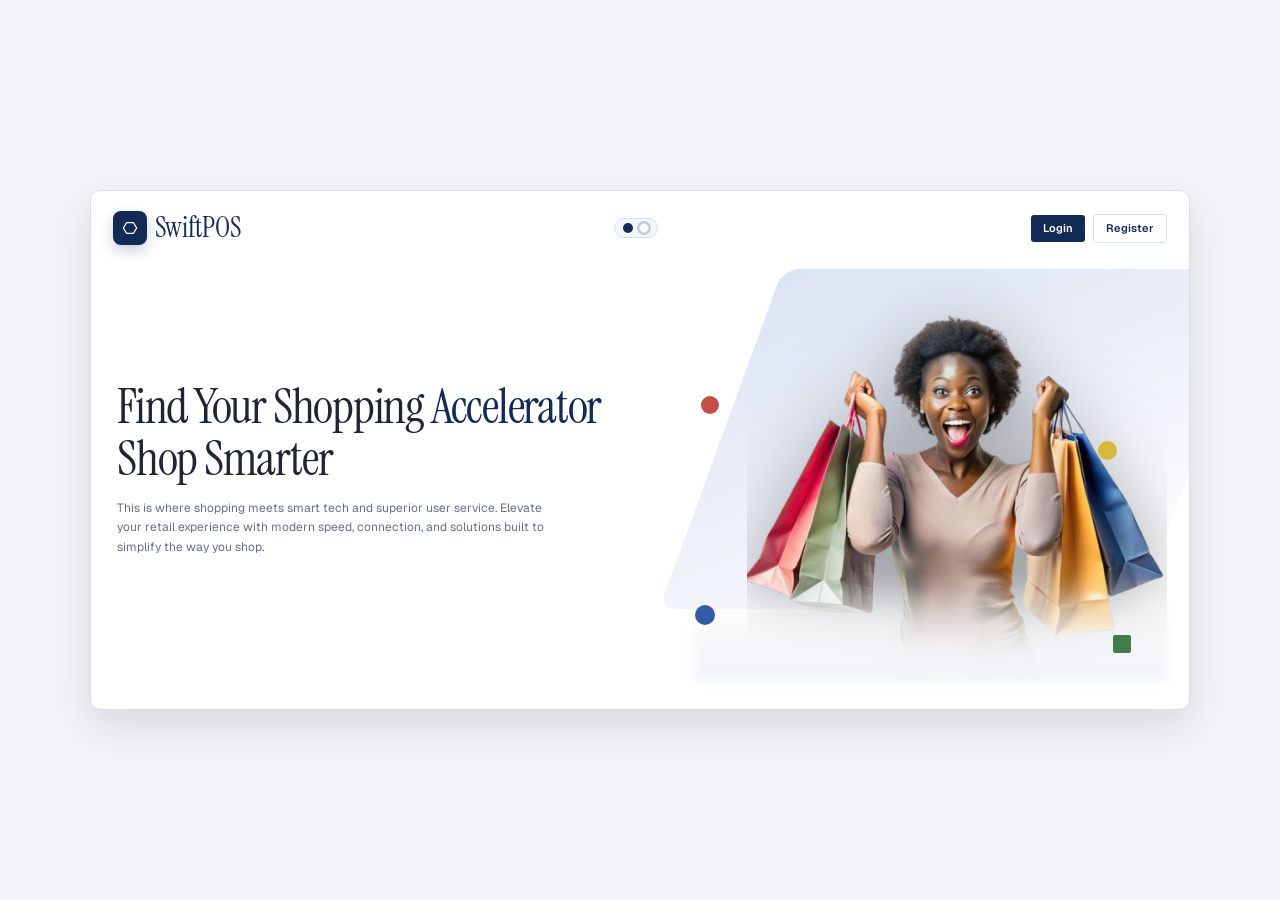
<file: index.html>
<!DOCTYPE html>
<html lang="en">
<head>
  <meta charset="UTF-8">
  <meta name="viewport" content="width=device-width, initial-scale=1.0">
  <title>POS Home Redirect</title>
  <meta http-equiv="refresh" content="0; url=what.html">
  <script>
    window.location.replace("what.html");
  </script>
</head>
<body>
  <p>Redirecting to home page...</p>
  <p>If you are not redirected, <a href="what.html">open the home page</a>.</p>
</body>
</html>
</file>
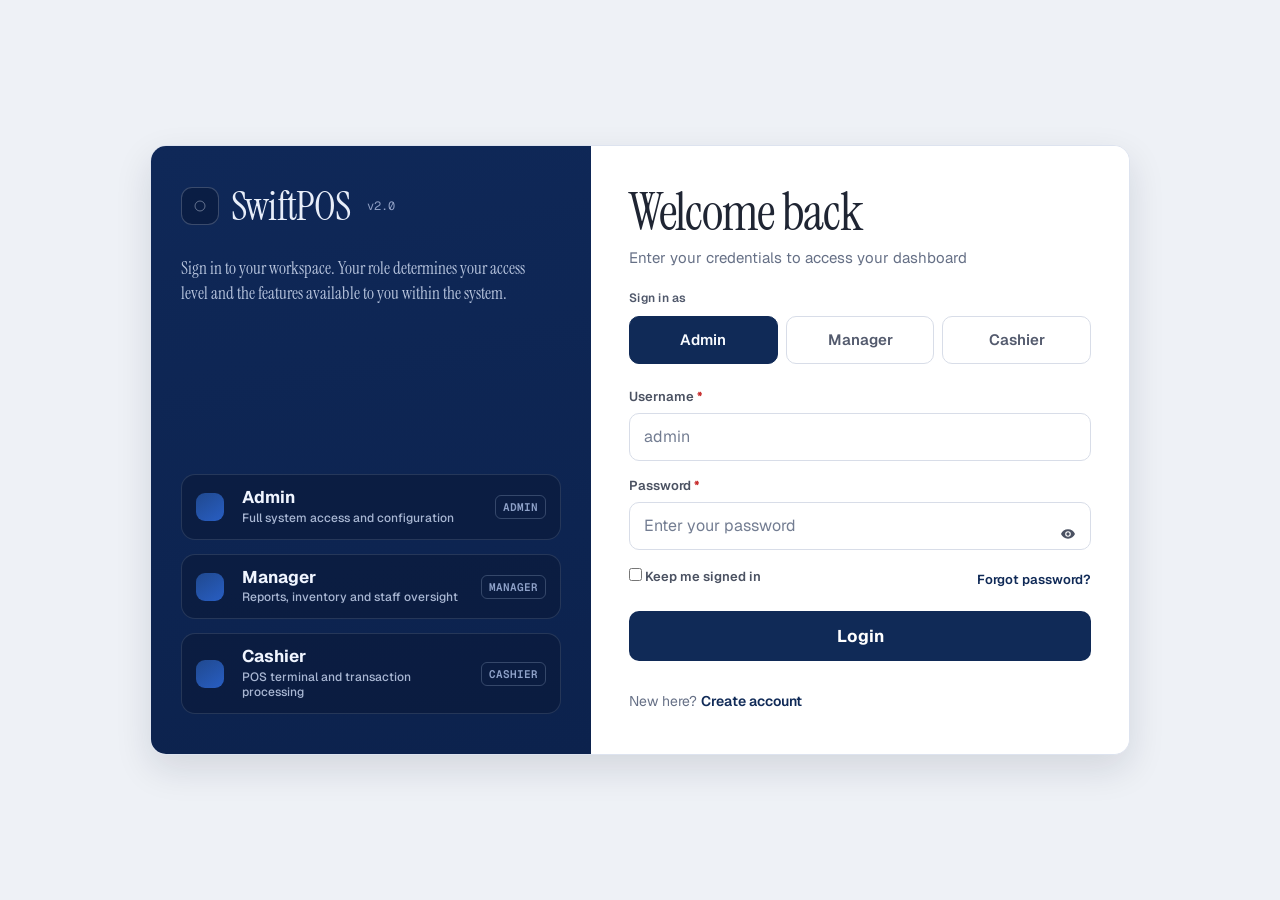
<file: customers.html>
<!DOCTYPE html>
<html lang="en">
<head>
<meta charset="UTF-8"/>
<meta name="viewport" content="width=device-width, initial-scale=1.0"/>
<title>SwiftPOS - Customers</title>
<link rel="preconnect" href="https://fonts.googleapis.com"/>
<link href="https://fonts.googleapis.com/css2?family=Instrument+Serif:ital@0;1&family=Geist:wght@300;400;500;600&family=Geist+Mono:wght@400;500&display=swap" rel="stylesheet"/>
<style>
*,*::before,*::after{box-sizing:border-box;margin:0;padding:0;}
:root{
  --navy:#0f1f3d;
  --navy-light:#1a3260;
  --navy-faint:#eef1f8;
  --navy-muted:#d0d8ea;
  --accent:#1e40af;
  --text:#111827;
  --text-muted:#6b7280;
  --text-light:#9ca3af;
  --border:#e5e7eb;
  --surface:#ffffff;
  --bg:#f4f6fb;
  --success:#059669;
  --success-bg:#d1fae5;
  --warn:#d97706;
  --warn-bg:#fef3c7;
  --danger:#dc2626;
  --danger-bg:#fee2e2;
  --gold:#f59e0b;
  --sidebar-w:228px;
  --topbar-h:64px;
  --radius:8px;
  --radius-lg:14px;
}
body{font-family:'Geist',sans-serif;background:var(--bg);color:var(--text);font-size:14px;line-height:1.5;}
h1,h2,h3{font-family:'Instrument Serif',serif;font-weight:400;line-height:1.2;}

.sidebar{position:fixed;top:0;left:0;bottom:0;width:var(--sidebar-w);background:var(--navy);display:flex;flex-direction:column;z-index:200;}
.sidebar-logo{padding:0 1.5rem;height:var(--topbar-h);display:flex;align-items:center;gap:10px;border-bottom:1px solid rgba(255,255,255,0.07);flex-shrink:0;}
.logo-mark{width:32px;height:32px;background:rgba(255,255,255,0.1);border:1px solid rgba(255,255,255,0.15);border-radius:8px;display:flex;align-items:center;justify-content:center;font-size:14px;flex-shrink:0;}
.logo-text{font-family:'Instrument Serif',serif;font-size:18px;color:#fff;}
.logo-ver{font-size:9px;color:rgba(255,255,255,0.25);font-family:'Geist Mono',monospace;margin-left:2px;}
.menu-toggle{display:none;margin-left:auto;width:32px;height:32px;border:1px solid rgba(255,255,255,0.2);border-radius:8px;background:rgba(255,255,255,0.08);color:#fff;cursor:pointer;flex-direction:column;align-items:center;justify-content:center;gap:4px;}
.menu-toggle span{width:15px;height:2px;border-radius:2px;background:#fff;transition:transform 180ms ease,opacity 180ms ease;}
.sidebar-body{flex:1;padding:1rem 0;overflow-y:auto;}
.sidebar-body::-webkit-scrollbar{display:none;}
.nav-group-label{font-size:9px;letter-spacing:0.1em;text-transform:uppercase;color:rgba(255,255,255,0.25);padding:0.85rem 1.5rem 0.35rem;font-family:'Geist Mono',monospace;}
.nav-item{display:flex;align-items:center;gap:10px;padding:0.6rem 1.5rem;color:rgba(255,255,255,0.5);cursor:pointer;transition:all 0.15s;font-size:13px;border-left:2px solid transparent;}
.nav-item:hover{color:rgba(255,255,255,0.85);background:rgba(255,255,255,0.05);}
.nav-item.active{color:#fff;background:rgba(255,255,255,0.09);border-left-color:#fff;}
.nav-item .ni{width:18px;text-align:center;font-size:13px;flex-shrink:0;}
.nav-badge{margin-left:auto;background:var(--warn);color:#fff;font-size:9px;font-weight:600;padding:2px 6px;border-radius:10px;font-family:'Geist Mono',monospace;}
.sidebar-footer{padding:1rem 1.5rem;border-top:1px solid rgba(255,255,255,0.07);flex-shrink:0;}
.user-row{display:flex;align-items:center;gap:10px;}
.user-avatar{width:32px;height:32px;border-radius:50%;background:rgba(255,255,255,0.12);display:flex;align-items:center;justify-content:center;font-size:11px;font-weight:600;color:#fff;flex-shrink:0;}
.user-info{flex:1;min-width:0;}
.user-name{font-size:12px;font-weight:500;color:#fff;}
.user-role{font-size:10px;color:rgba(255,255,255,0.35);}
.logout{background:none;border:none;color:rgba(255,255,255,0.3);cursor:pointer;font-size:16px;padding:4px;transition:color 0.15s;}
.logout:hover{color:rgba(255,255,255,0.8);}

.topbar{position:fixed;top:0;left:var(--sidebar-w);right:0;height:var(--topbar-h);background:var(--surface);border-bottom:1px solid var(--border);display:flex;align-items:center;justify-content:space-between;padding:0 2rem;z-index:100;}
.topbar-left h2{font-size:19px;}
.topbar-left p{font-size:11px;color:var(--text-muted);margin-top:1px;}
.topbar-right{display:flex;align-items:center;gap:10px;}
.btn{display:inline-flex;align-items:center;gap:6px;padding:0.5rem 1rem;border-radius:var(--radius);font-size:13px;font-weight:500;cursor:pointer;font-family:'Geist',sans-serif;border:1px solid transparent;transition:all 0.15s;}
.btn-outline{background:var(--surface);color:var(--text);border-color:var(--border);}
.btn-outline:hover{border-color:var(--navy);color:var(--navy);}
.btn-navy{background:var(--navy);color:#fff;}
.btn-navy:hover{background:var(--navy-light);}
.btn-sm{padding:0.35rem 0.75rem;font-size:12px;}

.main{margin-left:var(--sidebar-w);padding-top:var(--topbar-h);}
.inner{padding:2rem;}
.kpi-grid{display:grid;grid-template-columns:repeat(4,1fr);gap:1rem;margin-bottom:1.75rem;}
.kpi{background:var(--surface);border:1px solid var(--border);border-radius:var(--radius-lg);padding:1.1rem 1.25rem;display:flex;align-items:center;gap:12px;animation:fadeUp 0.35s ease both;}
.kpi:nth-child(1){animation-delay:.05s;}.kpi:nth-child(2){animation-delay:.1s;}.kpi:nth-child(3){animation-delay:.15s;}.kpi:nth-child(4){animation-delay:.2s;}
@keyframes fadeUp{from{opacity:0;transform:translateY(10px);}to{opacity:1;transform:translateY(0);}}
.kpi-icon{width:38px;height:38px;border-radius:10px;display:flex;align-items:center;justify-content:center;font-size:16px;flex-shrink:0;}
.kpi-icon.blue{background:var(--navy-faint);} .kpi-icon.green{background:var(--success-bg);} .kpi-icon.gold{background:#fef3c7;} .kpi-icon.gray{background:#f3f4f6;}
.kpi-val{font-family:'Instrument Serif',serif;font-size:24px;line-height:1;}
.kpi-lbl{font-size:11px;color:var(--text-muted);margin-top:3px;}

.main-layout{display:grid;grid-template-columns:1fr 320px;gap:1.5rem;}
.toolbar{background:var(--surface);border:1px solid var(--border);border-radius:var(--radius-lg);padding:0.85rem 1.25rem;margin-bottom:1.25rem;display:flex;align-items:center;gap:10px;flex-wrap:wrap;}
.search-wrap{flex:1;min-width:180px;position:relative;}
.search-wrap input{width:100%;padding:0.55rem 1rem 0.55rem 2.1rem;border:1.5px solid var(--border);border-radius:var(--radius);font-size:13px;font-family:'Geist',sans-serif;outline:none;background:var(--bg);transition:border-color 0.15s;}
.search-wrap input:focus{border-color:var(--navy);background:var(--surface);}
.search-icon{position:absolute;left:0.65rem;top:50%;transform:translateY(-50%);color:var(--text-light);font-size:12px;pointer-events:none;}
.filter-select{padding:0.55rem 0.7rem;border:1.5px solid var(--border);border-radius:var(--radius);font-size:13px;font-family:'Geist',sans-serif;background:var(--surface);outline:none;color:var(--text);cursor:pointer;transition:border-color 0.15s;}
.filter-select:focus{border-color:var(--navy);}

.table-card{background:var(--surface);border:1px solid var(--border);border-radius:var(--radius-lg);overflow:hidden;animation:fadeUp 0.35s ease 0.2s both;}
.table-card-header{padding:1rem 1.25rem;border-bottom:1px solid var(--border);display:flex;align-items:center;justify-content:space-between;}
.tbl-wrap{overflow-x:auto;}
table{width:100%;border-collapse:collapse;font-size:13px;}
thead th{text-align:left;padding:0.6rem 1rem;font-size:10px;font-weight:500;color:var(--text-muted);letter-spacing:0.05em;text-transform:uppercase;border-bottom:1px solid var(--border);background:var(--bg);white-space:nowrap;}
tbody td{padding:0.8rem 1rem;border-bottom:1px solid var(--border);vertical-align:middle;}
tbody tr:last-child td{border-bottom:none;}
tbody tr:hover td{background:#fafbfd;}
tbody tr.selected-row td{background:var(--navy-faint);}
.cust-cell{display:flex;align-items:center;gap:10px;}
.cust-avatar{width:36px;height:36px;border-radius:50%;display:flex;align-items:center;justify-content:center;font-size:12px;font-weight:600;flex-shrink:0;letter-spacing:0.05em;}
.cust-name{font-weight:500;font-size:13px;}
.cust-id{font-size:10px;color:var(--text-light);font-family:'Geist Mono',monospace;margin-top:1px;}
.tier{display:inline-flex;align-items:center;gap:4px;padding:3px 8px;border-radius:20px;font-size:10px;font-weight:600;}
.tier-gold{background:#fef3c7;color:#92400e;} .tier-silver{background:#f1f5f9;color:#475569;} .tier-bronze{background:#fff7ed;color:#9a3412;} .tier-new{background:var(--navy-faint);color:var(--navy);}
.stars{display:flex;gap:2px;} .star{font-size:11px;color:var(--navy-muted);} .star.on{color:var(--gold);}
.icon-btn{width:28px;height:28px;border-radius:6px;border:1px solid var(--border);background:none;cursor:pointer;display:flex;align-items:center;justify-content:center;font-size:13px;color:var(--text-muted);transition:all 0.15s;}
.icon-btn:hover{border-color:var(--navy);color:var(--navy);background:var(--navy-faint);}
.pagination{display:flex;align-items:center;justify-content:space-between;padding:0.85rem 1.25rem;border-top:1px solid var(--border);}
.pg-info{font-size:12px;color:var(--text-muted);} .pg-btns{display:flex;gap:4px;align-items:center;}
.pg-btn{padding:0.35rem 0.7rem;border:1px solid var(--border);border-radius:var(--radius);font-size:12px;cursor:pointer;font-family:'Geist',sans-serif;background:var(--surface);color:var(--text);transition:all 0.15s;}
.pg-btn:hover{border-color:var(--navy);color:var(--navy);} .pg-btn.active{background:var(--navy);color:#fff;border-color:var(--navy);} .pg-btn:disabled{opacity:0.4;cursor:not-allowed;}

.right-col{display:flex;flex-direction:column;gap:1.25rem;}
.card{background:var(--surface);border:1px solid var(--border);border-radius:var(--radius-lg);overflow:hidden;animation:fadeUp 0.35s ease 0.3s both;}
.card-header{padding:1rem 1.25rem;border-bottom:1px solid var(--border);display:flex;justify-content:space-between;align-items:center;}
.card-title{font-size:14px;font-weight:500;} .card-sub{font-size:11px;color:var(--text-muted);margin-top:2px;}
.card-body{padding:1.25rem;}
.detail-empty{text-align:center;padding:2rem 1rem;color:var(--text-light);} .detail-empty-icon{font-size:32px;margin-bottom:8px;opacity:0.4;}
.detail-avatar-lg{width:56px;height:56px;border-radius:50%;display:flex;align-items:center;justify-content:center;font-size:20px;font-weight:600;margin:0 auto 1rem;letter-spacing:0.05em;}
.detail-name{font-family:'Instrument Serif',serif;font-size:22px;text-align:center;margin-bottom:4px;}
.detail-tier{text-align:center;margin-bottom:1.25rem;}
.detail-stats{display:grid;grid-template-columns:1fr 1fr;gap:8px;margin-bottom:1.25rem;}
.ds-item{background:var(--bg);border-radius:var(--radius);padding:0.75rem;text-align:center;}
.ds-val{font-family:'Geist Mono',monospace;font-size:15px;font-weight:500;color:var(--text);} .ds-lbl{font-size:10px;color:var(--text-muted);margin-top:2px;}
.detail-info{display:flex;flex-direction:column;gap:6px;margin-bottom:1.25rem;}
.di-row{display:flex;gap:8px;align-items:flex-start;} .di-label{font-size:11px;color:var(--text-muted);min-width:60px;flex-shrink:0;padding-top:1px;} .di-val{font-size:12px;color:var(--text);word-break:break-word;}
.loyalty-section{background:var(--navy-faint);border-radius:var(--radius);padding:1rem;border:1px solid var(--navy-muted);} .loyalty-title{font-size:11px;font-weight:500;color:var(--navy);margin-bottom:8px;text-transform:uppercase;letter-spacing:0.04em;}
.loyalty-bar-wrap{display:flex;align-items:center;gap:8px;margin-bottom:6px;} .loyalty-bar{flex:1;height:6px;border-radius:3px;background:var(--navy-muted);overflow:hidden;} .loyalty-fill{height:100%;border-radius:3px;background:var(--navy);} .loyalty-pts{font-family:'Geist Mono',monospace;font-size:13px;font-weight:500;color:var(--navy);} .loyalty-next{font-size:11px;color:var(--accent);}
.detail-actions{display:grid;grid-template-columns:1fr 1fr;gap:8px;} .detail-btn{padding:0.55rem;border-radius:var(--radius);font-size:12px;font-weight:500;cursor:pointer;font-family:'Geist',sans-serif;text-align:center;transition:all 0.15s;border:1px solid var(--border);background:var(--surface);color:var(--text);} .detail-btn:hover{border-color:var(--navy);color:var(--navy);background:var(--navy-faint);} .detail-btn.primary{background:var(--navy);color:#fff;border-color:var(--navy);} .detail-btn.primary:hover{background:var(--navy-light);}
.hist-item{display:flex;align-items:center;gap:10px;padding:0.6rem 0;border-bottom:1px solid var(--border);} .hist-item:last-child{border-bottom:none;} .hist-txn{font-size:10px;font-family:'Geist Mono',monospace;color:var(--text-muted);} .hist-name{font-size:12px;font-weight:500;flex:1;} .hist-date{font-size:10px;color:var(--text-light);} .hist-amt{font-size:12px;font-family:'Geist Mono',monospace;font-weight:500;color:var(--text);}
.top-cust-item{display:flex;align-items:center;gap:10px;padding:0.6rem 0;border-bottom:1px solid var(--border);} .top-cust-item:last-child{border-bottom:none;} .top-rank{font-size:11px;font-family:'Geist Mono',monospace;color:var(--text-light);width:18px;text-align:center;flex-shrink:0;} .top-av{width:28px;height:28px;border-radius:50%;display:flex;align-items:center;justify-content:center;font-size:10px;font-weight:600;flex-shrink:0;} .top-name{flex:1;font-size:13px;font-weight:500;} .top-spend{font-size:12px;font-family:'Geist Mono',monospace;color:var(--text-muted);}

.modal-overlay{position:fixed;inset:0;background:rgba(0,0,0,0.45);display:none;align-items:center;justify-content:center;z-index:500;padding:1rem;}
.modal-overlay.open{display:flex;}
.modal{background:var(--surface);border-radius:var(--radius-lg);width:100%;max-width:520px;position:relative;animation:modalIn 0.22s ease both;max-height:90vh;overflow-y:auto;}
@keyframes modalIn{from{opacity:0;transform:scale(0.96);}to{opacity:1;transform:scale(1);}}
.modal-header{padding:1.5rem 1.5rem 1rem;border-bottom:1px solid var(--border);position:sticky;top:0;background:var(--surface);z-index:1;}
.modal-header h3{font-size:22px;margin-bottom:3px;} .modal-header p{font-size:13px;color:var(--text-muted);} .modal-close{position:absolute;top:1.1rem;right:1.1rem;background:var(--bg);border:1px solid var(--border);border-radius:50%;width:28px;height:28px;display:flex;align-items:center;justify-content:center;cursor:pointer;font-size:13px;color:var(--text-muted);} .modal-close:hover{background:var(--border);} .modal-body{padding:1.5rem;} .modal-footer{padding:1rem 1.5rem;border-top:1px solid var(--border);display:flex;gap:8px;justify-content:flex-end;position:sticky;bottom:0;background:var(--surface);}
.form-grid{display:grid;grid-template-columns:1fr 1fr;gap:1rem;} .form-grid .full{grid-column:1/-1;} .field label{display:block;font-size:11px;font-weight:500;color:var(--text-muted);margin-bottom:6px;letter-spacing:0.03em;text-transform:uppercase;} .field input,.field select{width:100%;padding:0.65rem 0.85rem;border:1.5px solid var(--border);border-radius:var(--radius);font-size:13px;font-family:'Geist',sans-serif;color:var(--text);background:var(--surface);outline:none;transition:border-color 0.15s;} .field input:focus,.field select:focus{border-color:var(--navy);} .field input.err{border-color:var(--danger);} .field-err{font-size:11px;color:var(--danger);margin-top:4px;display:none;} .field-err.show{display:block;}
.color-picker{display:flex;gap:6px;flex-wrap:wrap;margin-top:6px;} .color-opt{width:28px;height:28px;border-radius:50%;cursor:pointer;border:2px solid transparent;transition:all 0.12s;display:flex;align-items:center;justify-content:center;font-size:10px;font-weight:600;} .color-opt.selected{border-color:var(--navy);transform:scale(1.15);}
.toast{position:fixed;bottom:1.5rem;right:1.5rem;background:var(--navy);color:#fff;padding:0.7rem 1.1rem;border-radius:var(--radius);font-size:13px;z-index:999;transform:translateY(60px);opacity:0;transition:all 0.25s;pointer-events:none;}
.toast.show{transform:translateY(0);opacity:1;} .toast.success{background:var(--success);} .toast.error{background:var(--danger);}
.is-hidden-by-role{display:none !important;}

@media (max-width: 1200px){.main-layout{grid-template-columns:1fr;} .right-col{order:-1;} .kpi-grid{grid-template-columns:repeat(2,1fr);} }
@media (max-width: 720px){.kpi-grid{grid-template-columns:1fr;} .form-grid{grid-template-columns:1fr;} }
@media (max-width: 980px){
  .sidebar{position:static;width:100%;}
  .menu-toggle{display:inline-flex;}
  .sidebar-body{display:block;max-height:0;opacity:0;overflow:hidden;padding:0 0.75rem;transition:max-height 220ms ease,opacity 180ms ease,padding 180ms ease;}
  .sidebar.mobile-open .sidebar-body{max-height:520px;opacity:1;padding:0.6rem 0.75rem 0.75rem;}
  .nav-group-label{display:block;padding:0.65rem 0.2rem 0.3rem;}
  .nav-item{border-left:0;border-radius:var(--radius);padding:0.5rem 0.75rem;margin-bottom:4px;}
  .nav-item.active{border-left:0;}
  .sidebar-footer{display:block;max-height:0;opacity:0;overflow:hidden;padding:0 0.75rem;border-top:0;border-bottom:1px solid rgba(255,255,255,0.08);transition:max-height 220ms ease,opacity 180ms ease,padding 180ms ease;}
  .sidebar.mobile-open .sidebar-footer{max-height:92px;opacity:1;padding:0.6rem 0.75rem;}
  .sidebar-footer .user-row{justify-content:flex-end;}
  .sidebar.mobile-open .menu-toggle span:nth-child(1){transform:translateY(6px) rotate(45deg);}
  .sidebar.mobile-open .menu-toggle span:nth-child(2){opacity:0;}
  .sidebar.mobile-open .menu-toggle span:nth-child(3){transform:translateY(-6px) rotate(-45deg);}

  .topbar,.main{position:static;left:0;margin-left:0;}
  .topbar{height:auto;padding:0.9rem 1rem;gap:10px;flex-wrap:wrap;}
  .topbar-right{width:100%;flex-wrap:wrap;}
  .main{padding-top:0;}
  .inner{padding:1rem;}
}
</style>
</head>
<body>
<aside class="sidebar">
  <div class="sidebar-logo">
    <div class="logo-mark">⬡</div>
    <div class="logo-text">SwiftPOS</div>
    <span class="logo-ver">v2.0</span>
    <button class="menu-toggle" id="mobile-menu-toggle" type="button" aria-label="Toggle menu" aria-expanded="false"><span></span><span></span><span></span></button>
  </div>
  <div class="sidebar-body">
    <div class="nav-group-label">Main</div>
    <div class="nav-item" data-route="dashboard.html"><span class="ni">▦</span> Dashboard</div>
    <div class="nav-item" data-route="pos.html"><span class="ni">⊞</span> POS / Cashier</div>
    <div class="nav-group-label">Management</div>
    <div class="nav-item" data-route="products.html"><span class="ni">◫</span> Products</div>
    <div class="nav-item" data-route="inventory.html"><span class="ni">⊟</span> Inventory <span class="nav-badge" id="inventory-nav-badge">0</span></div>
    <div class="nav-item active" data-route="customers.html"><span class="ni">◯</span> Customers</div>
    <div class="nav-group-label">Analytics</div>
    <div class="nav-item" data-route="reports.html"><span class="ni">▤</span> Reports</div>
  </div>
  <div class="sidebar-footer">
    <div class="user-row">
      <div class="user-avatar" id="user-avatar">US</div>
      <div class="user-info"><div class="user-name" id="user-name">User</div><div class="user-role" id="user-role">Role</div></div>
      <button class="logout" id="logout-btn">↩</button>
    </div>
  </div>
</aside>

<header class="topbar">
  <div class="topbar-left">
    <h2>Customers</h2>
    <p id="cust-subtitle">0 registered customers</p>
  </div>
  <div class="topbar-right">
    <button class="btn btn-outline" id="export-btn">↓ Export CSV</button>
    <button class="btn btn-navy" id="register-btn" onclick="openRegisterModal()">+ Register Customer</button>
  </div>
</header>

<main class="main">
  <div class="inner">
    <div class="kpi-grid">
      <div class="kpi"><div class="kpi-icon blue">◯</div><div><div class="kpi-val" id="k-total">0</div><div class="kpi-lbl">Total Customers</div></div></div>
      <div class="kpi"><div class="kpi-icon green">✓</div><div><div class="kpi-val" id="k-active">0</div><div class="kpi-lbl">Active This Month</div></div></div>
      <div class="kpi"><div class="kpi-icon gold">★</div><div><div class="kpi-val" id="k-loyalty">0</div><div class="kpi-lbl">Gold Tier Members</div></div></div>
      <div class="kpi"><div class="kpi-icon gray">↑</div><div><div class="kpi-val" id="k-new">0</div><div class="kpi-lbl">New This Month</div></div></div>
    </div>

    <div class="main-layout">
      <div>
        <div class="toolbar">
          <div class="search-wrap">
            <span class="search-icon">⊙</span>
            <input type="text" id="search-input" placeholder="Search by name, phone, or code..." oninput="applyFilters()"/>
          </div>
          <select class="filter-select" id="tier-filter" onchange="applyFilters()">
            <option value="">All Tiers</option>
            <option value="Gold">Gold</option>
            <option value="Silver">Silver</option>
            <option value="Bronze">Bronze</option>
            <option value="New">New</option>
          </select>
          <select class="filter-select" id="status-filter" onchange="applyFilters()">
            <option value="">All Status</option>
            <option value="active">Active</option>
            <option value="inactive">Inactive</option>
          </select>
          <select class="filter-select" id="sort-filter" onchange="applyFilters()">
            <option value="name">Sort: Name</option>
            <option value="spend-desc">Spend ↓</option>
            <option value="pts-desc">Points ↓</option>
            <option value="visits-desc">Visits ↓</option>
            <option value="recent">Most Recent</option>
          </select>
        </div>

        <div class="table-card">
          <div class="table-card-header">
            <div style="font-size:14px;font-weight:500;">Customer List</div>
            <div style="font-size:12px;color:var(--text-muted);" id="tc-count"></div>
          </div>
          <div class="tbl-wrap">
            <table>
              <thead>
                <tr>
                  <th>Customer</th>
                  <th>Phone</th>
                  <th>Total Spend</th>
                  <th>Visits</th>
                  <th>Loyalty Points</th>
                  <th>Tier</th>
                  <th>Last Visit</th>
                  <th id="actions-col-head" style="text-align:right;">Actions</th>
                </tr>
              </thead>
              <tbody id="cust-tbody"></tbody>
            </table>
          </div>
          <div class="pagination">
            <div class="pg-info" id="pg-info"></div>
            <div class="pg-btns">
              <button class="pg-btn" id="pg-prev" onclick="changePage(-1)">← Prev</button>
              <div id="pg-numbers" style="display:flex;gap:4px;"></div>
              <button class="pg-btn" id="pg-next" onclick="changePage(1)">Next →</button>
            </div>
          </div>
        </div>
      </div>

      <div class="right-col">
        <div class="card">
          <div class="card-header"><div><div class="card-title">Customer Detail</div><div class="card-sub">Click a row to view profile</div></div></div>
          <div class="card-body" id="detail-body">
            <div class="detail-empty"><div class="detail-empty-icon">◯</div><div style="font-size:13px;">Select a customer to view their profile</div></div>
          </div>
        </div>
        <div class="card">
          <div class="card-header"><div><div class="card-title">Top Spenders</div><div class="card-sub">All-time by completed sales</div></div></div>
          <div class="card-body" style="padding:0 1.25rem;"><div id="top-spenders"></div></div>
        </div>
      </div>
    </div>
  </div>
</main>

<div class="modal-overlay" id="modal-customer">
  <div class="modal">
    <div class="modal-header">
      <h3 id="modal-title">Register Customer</h3>
      <p id="modal-sub">Fill in the details to add a new customer</p>
      <button class="modal-close" onclick="closeModal('modal-customer')">✕</button>
    </div>
    <div class="modal-body">
      <div style="margin-bottom:1.25rem;">
        <div style="font-size:11px;font-weight:500;color:var(--text-muted);text-transform:uppercase;letter-spacing:0.03em;margin-bottom:8px;">Avatar Color</div>
        <div class="color-picker" id="color-picker"></div>
      </div>
      <div class="form-grid">
        <div class="field">
          <label>First Name</label>
          <input type="text" id="f-fname" placeholder="Kwame"/>
          <div class="field-err" id="err-fname">First name is required.</div>
        </div>
        <div class="field">
          <label>Last Name</label>
          <input type="text" id="f-lname" placeholder="Mensah"/>
          <div class="field-err" id="err-lname">Last name is required.</div>
        </div>
        <div class="field">
          <label>Phone Number</label>
          <input type="tel" id="f-phone" placeholder="+233 24 123 4567"/>
          <div class="field-err" id="err-phone">Phone number is required.</div>
        </div>
        <div class="field">
          <label>Email Address</label>
          <input type="email" id="f-email" placeholder="kwame@email.com"/>
        </div>
        <div class="field full">
          <label>Address</label>
          <input type="text" id="f-address" placeholder="Kumasi, Ashanti Region"/>
        </div>
        <div class="field">
          <label>Loyalty Points</label>
          <input type="number" id="f-points" min="0" value="0"/>
        </div>
        <div class="field">
          <label>Status</label>
          <select id="f-status">
            <option value="active">Active</option>
            <option value="inactive">Inactive</option>
          </select>
        </div>
      </div>
    </div>
    <div class="modal-footer">
      <button class="btn btn-outline" onclick="closeModal('modal-customer')">Cancel</button>
      <button class="btn btn-navy" id="modal-save-btn" onclick="saveCustomer()">Register Customer</button>
    </div>
  </div>
</div>

<div class="toast" id="toast"></div>

<script src="app-config.js"></script>
<script>
const { API_BASE_URL, ACCESS_TOKEN_KEY, REFRESH_TOKEN_KEY, USER_ROLE_KEY, USER_NAME_KEY } = window.POS_CONFIG;

const COLORS = [
  {bg:'#dbeafe',text:'#1e40af'},{bg:'#d1fae5',text:'#065f46'},{bg:'#fef3c7',text:'#92400e'},
  {bg:'#fce7f3',text:'#9d174d'},{bg:'#ede9fe',text:'#4c1d95'},{bg:'#e0f2fe',text:'#0c4a6e'},
  {bg:'#fee2e2',text:'#991b1b'},{bg:'#f0fdf4',text:'#14532d'},
];

let customers = [];
let sales = [];
let filtered = [];
let currentPage = 1;
const PER_PAGE = 7;
let selectedId = null;
let editingId = null;
let chosenColor = COLORS[0];
let currentRole = 'CASHIER';
let canManageCustomers = false;

function redirectToHome(){ window.location.href = 'what.html'; }
function redirectToLogin(){ window.location.href = 'login.html'; }

function clearAuthAndRedirectToLogin(){
  localStorage.removeItem(ACCESS_TOKEN_KEY);
  localStorage.removeItem(REFRESH_TOKEN_KEY);
  localStorage.removeItem(USER_ROLE_KEY);
  localStorage.removeItem(USER_NAME_KEY);
  redirectToLogin();
}

function normalizeRole(rawRole){
  const upper = String(rawRole || 'CASHIER').toUpperCase();
  if (['ADMIN','MANAGER','CASHIER'].includes(upper)) return upper;
  return 'CASHIER';
}

function roleDisplayName(role){
  if (role === 'ADMIN') return 'Administrator';
  if (role === 'MANAGER') return 'Manager';
  return 'Cashier';
}

function toListPayload(data){
  if (Array.isArray(data)) return data;
  if (data && Array.isArray(data.results)) return data.results;
  return [];
}

function toAmount(value){
  const n = Number.parseFloat(value);
  return Number.isFinite(n) ? n : 0;
}

function initials(c){
  return ((c.fname?.[0] || '') + (c.lname?.[0] || '')).toUpperCase() || 'CU';
}

function avatarStyle(c){
  return `background:${c.color.bg};color:${c.color.text};`;
}

function getTier(points){
  const pts = Number(points || 0);
  if (pts >= 1000) return 'Gold';
  if (pts >= 500) return 'Silver';
  if (pts >= 200) return 'Bronze';
  return 'New';
}

function tierBadge(points){
  const tier = getTier(points);
  const cls = {Gold:'tier-gold',Silver:'tier-silver',Bronze:'tier-bronze',New:'tier-new'}[tier];
  const stars = {Gold:'★★★',Silver:'★★',Bronze:'★',New:''}[tier];
  return `<span class="tier ${cls}">${stars ? stars + ' ' : ''}${tier}</span>`;
}

function splitName(fullName){
  const clean = String(fullName || '').trim();
  if (!clean) return { fname: '', lname: '' };
  const parts = clean.split(/\s+/);
  if (parts.length === 1) return { fname: parts[0], lname: '' };
  return { fname: parts[0], lname: parts.slice(1).join(' ') };
}

function formatRelativeDate(value){
  if (!value) return 'Never';
  const dt = new Date(value);
  if (Number.isNaN(dt.getTime())) return 'Unknown';
  const now = new Date();
  const diffMs = now - dt;
  const day = 24 * 60 * 60 * 1000;
  const days = Math.floor(diffMs / day);
  if (days <= 0) return 'Today';
  if (days === 1) return 'Yesterday';
  if (days < 7) return `${days} days ago`;
  if (days < 30) return `${Math.floor(days / 7)} week${Math.floor(days / 7) > 1 ? 's' : ''} ago`;
  return dt.toLocaleDateString('en-GB', { day: '2-digit', month: 'short', year: 'numeric' });
}

function customerSales(customerId){
  return sales.filter((s) => Number(s.customer) === Number(customerId) && String(s.status || '').toUpperCase() === 'COMPLETED');
}

function customerStats(c){
  const rows = customerSales(c.id);
  const spend = rows.reduce((sum, s) => sum + toAmount(s.total_amount), 0);
  const visits = rows.length;
  const lastSale = rows.length ? rows[0].created_at : null;
  return { spend, visits, lastVisit: formatRelativeDate(lastSale) };
}

async function apiRequest(method, path, body = null){
  const token = localStorage.getItem(ACCESS_TOKEN_KEY);
  if (!token){
    clearAuthAndRedirectToLogin();
    return null;
  }

  const options = {
    method,
    headers: {
      Authorization: `Bearer ${token}`,
      'Content-Type': 'application/json',
    },
  };

  if (body !== null) options.body = JSON.stringify(body);

  try {
    const response = await fetch(`${API_BASE_URL}${path}`, options);
    if (response.status === 401){
      clearAuthAndRedirectToLogin();
      return null;
    }
    if (!response.ok){
      const text = await response.text();
      let detail = '';
      try { detail = JSON.parse(text)?.detail || ''; } catch (_) { detail = ''; }
      showToast(detail || `Request failed (${response.status})`, 'error');
      return null;
    }
    if (response.status === 204) return { ok: true };
    return await response.json();
  } catch (error){
    console.error(error);
    showToast('Network error. Please check backend server.', 'error');
    return null;
  }
}

function mapCustomer(item, idx){
  const parts = splitName(item.name);
  return {
    id: Number(item.id),
    customerCode: item.customer_code || `CUS-${item.id}`,
    fname: parts.fname,
    lname: parts.lname,
    phone: item.phone_number || '-',
    email: item.email || '-',
    address: item.address || '-',
    points: Number(item.loyalty_points || 0),
    isActive: item.is_active !== false,
    createdAt: item.created_at,
    updatedAt: item.updated_at,
    color: COLORS[idx % COLORS.length],
  };
}

async function loadCustomers(){
  const data = await apiRequest('GET', '/customers/?ordering=-created_at');
  if (data === null) return false;
  customers = toListPayload(data).filter((c) => !c.is_deleted).map(mapCustomer);
  return true;
}

async function loadSales(){
  const data = await apiRequest('GET', '/sales/?ordering=-created_at');
  if (data === null) return false;
  sales = toListPayload(data).filter((s) => !s.is_deleted);
  return true;
}

function applyFilters(){
  const q = document.getElementById('search-input').value.toLowerCase();
  const tier = document.getElementById('tier-filter').value;
  const status = document.getElementById('status-filter').value;
  const sort = document.getElementById('sort-filter').value;

  filtered = customers.filter((c) => {
    const stats = customerStats(c);
    const name = `${c.fname} ${c.lname}`.trim().toLowerCase();
    const matchQ = !q || name.includes(q) || c.phone.toLowerCase().includes(q) || c.customerCode.toLowerCase().includes(q);
    const matchT = !tier || getTier(c.points) === tier;
    const matchS = !status || (status === 'active' ? c.isActive : !c.isActive);
    return matchQ && matchT && matchS;
  });

  filtered.sort((a, b) => {
    const sa = customerStats(a);
    const sb = customerStats(b);
    if (sort === 'spend-desc') return sb.spend - sa.spend;
    if (sort === 'pts-desc') return b.points - a.points;
    if (sort === 'visits-desc') return sb.visits - sa.visits;
    if (sort === 'recent') return new Date(b.createdAt) - new Date(a.createdAt);
    return `${a.fname} ${a.lname}`.localeCompare(`${b.fname} ${b.lname}`);
  });

  currentPage = 1;
  updateKPIs();
  renderTable();
  renderTopSpenders();
}

function updateKPIs(){
  const now = new Date();
  const startMonth = new Date(now.getFullYear(), now.getMonth(), 1);
  const activeThisMonth = customers.filter((c) => {
    const rows = customerSales(c.id);
    return rows.some((s) => new Date(s.created_at) >= startMonth);
  }).length;

  const newThisMonth = customers.filter((c) => {
    const created = new Date(c.createdAt);
    return created >= startMonth;
  }).length;

  document.getElementById('k-total').textContent = customers.length;
  document.getElementById('k-active').textContent = activeThisMonth;
  document.getElementById('k-loyalty').textContent = customers.filter((c) => getTier(c.points) === 'Gold').length;
  document.getElementById('k-new').textContent = newThisMonth;
  document.getElementById('cust-subtitle').textContent = `${customers.length} registered customers`;
}

function renderTable(){
  const start = (currentPage - 1) * PER_PAGE;
  const page = filtered.slice(start, start + PER_PAGE);
  const total = filtered.length;
  const totalPages = Math.max(1, Math.ceil(total / PER_PAGE));

  document.getElementById('tc-count').textContent = `${total} customer${total !== 1 ? 's' : ''}`;
  document.getElementById('pg-info').textContent = total ? `${start + 1}-${Math.min(start + PER_PAGE, total)} of ${total}` : '0 of 0';

  const tbody = document.getElementById('cust-tbody');
  if (!page.length){
    tbody.innerHTML = `<tr><td colspan="${canManageCustomers ? 8 : 7}" style="color:var(--text-muted);">No customers found.</td></tr>`;
  } else {
    tbody.innerHTML = page.map((c) => {
      const stats = customerStats(c);
      const stars = [1,2,3,4,5].map((i) => `<span class="star ${c.points >= i * 200 ? 'on' : ''}">★</span>`).join('');
      const actionsHtml = canManageCustomers
        ? `<td><div style="display:flex;gap:6px;justify-content:flex-end;"><button class="icon-btn" onclick="event.stopPropagation();openEditModal(${c.id})" title="Edit">✎</button><button class="icon-btn" onclick="event.stopPropagation();deleteCustomer(${c.id})" title="Remove" style="color:var(--danger);">🗑</button></div></td>`
        : '';
      return `<tr class="${selectedId === c.id ? 'selected-row' : ''}" onclick="selectCustomer(${c.id})" style="cursor:pointer;">
        <td>
          <div class="cust-cell">
            <div class="cust-avatar" style="${avatarStyle(c)}">${initials(c)}</div>
            <div>
              <div class="cust-name">${(c.fname + ' ' + c.lname).trim() || c.customerCode}</div>
              <div class="cust-id">${c.customerCode}</div>
            </div>
          </div>
        </td>
        <td style="font-family:'Geist Mono',monospace;font-size:12px;">${c.phone || '-'}</td>
        <td style="font-family:'Geist Mono',monospace;font-weight:500;">GH₵ ${stats.spend.toLocaleString('en-GB', { minimumFractionDigits: 2, maximumFractionDigits: 2 })}</td>
        <td style="font-family:'Geist Mono',monospace;">${stats.visits}</td>
        <td>
          <div class="stars">${stars}</div>
          <div style="font-size:10px;color:var(--text-muted);font-family:'Geist Mono',monospace;margin-top:2px;">${c.points} pts</div>
        </td>
        <td>${tierBadge(c.points)}</td>
        <td style="font-size:12px;color:var(--text-muted);">${stats.lastVisit}</td>
        ${actionsHtml}
      </tr>`;
    }).join('');
  }

  const pgNums = document.getElementById('pg-numbers');
  pgNums.innerHTML = '';
  for (let i = 1; i <= totalPages; i += 1){
    const btn = document.createElement('button');
    btn.className = `pg-btn${i === currentPage ? ' active' : ''}`;
    btn.textContent = String(i);
    btn.onclick = () => { currentPage = i; renderTable(); };
    pgNums.appendChild(btn);
  }

  document.getElementById('pg-prev').disabled = currentPage === 1;
  document.getElementById('pg-next').disabled = currentPage === totalPages;
}

function changePage(dir){
  const totalPages = Math.max(1, Math.ceil(filtered.length / PER_PAGE));
  currentPage = Math.max(1, Math.min(totalPages, currentPage + dir));
  renderTable();
}

function selectCustomer(id){
  selectedId = id;
  renderTable();
  const c = customers.find((x) => x.id === id);
  if (!c) return;

  const stats = customerStats(c);
  const nextTier = { New:200, Bronze:500, Silver:1000, Gold:1000 };
  const tier = getTier(c.points);
  const ptsToNext = tier === 'Gold' ? 0 : nextTier[tier] - c.points;
  const pct = tier === 'Gold' ? 100 : Math.min(100, Math.round((c.points / nextTier[tier]) * 100));

  const recents = customerSales(c.id).slice(0, 5).map((s) => ({
    txn: s.sale_number || `TXN-${s.id}`,
    name: s.notes || 'Completed sale',
    date: formatRelativeDate(s.created_at),
    amt: `GH₵ ${toAmount(s.total_amount).toFixed(2)}`,
  }));

  const histHtml = recents.length
    ? recents.map((h) => `<div class="hist-item"><div style="flex:1;"><div class="hist-txn">${h.txn}</div><div class="hist-name">${h.name}</div><div class="hist-date">${h.date}</div></div><div class="hist-amt">${h.amt}</div></div>`).join('')
    : '<div style="font-size:12px;color:var(--text-muted);">No purchases yet.</div>';

  document.getElementById('detail-body').innerHTML = `
    <div class="detail-avatar-lg" style="${avatarStyle(c)}">${initials(c)}</div>
    <div class="detail-name">${(c.fname + ' ' + c.lname).trim()}</div>
    <div class="detail-tier">${tierBadge(c.points)}</div>
    <div class="detail-stats">
      <div class="ds-item"><div class="ds-val">GH₵ ${stats.spend.toLocaleString('en-GB', { maximumFractionDigits: 2, minimumFractionDigits: 2 })}</div><div class="ds-lbl">Total Spend</div></div>
      <div class="ds-item"><div class="ds-val">${stats.visits}</div><div class="ds-lbl">Total Visits</div></div>
      <div class="ds-item"><div class="ds-val">${c.points}</div><div class="ds-lbl">Loyalty Points</div></div>
      <div class="ds-item"><div class="ds-val">GH₵ ${stats.visits ? (stats.spend / stats.visits).toFixed(2) : '0.00'}</div><div class="ds-lbl">Avg. Basket</div></div>
    </div>
    <div class="detail-info">
      <div class="di-row"><div class="di-label">Phone</div><div class="di-val" style="font-family:'Geist Mono',monospace;">${c.phone || '-'}</div></div>
      <div class="di-row"><div class="di-label">Email</div><div class="di-val">${c.email || '-'}</div></div>
      <div class="di-row"><div class="di-label">Address</div><div class="di-val">${c.address || '-'}</div></div>
      <div class="di-row"><div class="di-label">Joined</div><div class="di-val">${formatRelativeDate(c.createdAt)}</div></div>
      <div class="di-row"><div class="di-label">Last visit</div><div class="di-val">${stats.lastVisit}</div></div>
    </div>
    <div class="loyalty-section">
      <div class="loyalty-title">Loyalty Progress ${tier === 'Gold' ? '· Max Tier' : ''}</div>
      <div class="loyalty-bar-wrap"><div class="loyalty-bar"><div class="loyalty-fill" style="width:${pct}%"></div></div><div class="loyalty-pts">${c.points} pts</div></div>
      ${tier !== 'Gold' ? `<div class="loyalty-next">${ptsToNext} pts to ${tier === 'New' ? 'Bronze' : tier === 'Bronze' ? 'Silver' : 'Gold'}</div>` : '<div class="loyalty-next">Top tier achieved.</div>'}
    </div>
    <div style="margin-top:1.25rem;font-size:13px;font-weight:500;margin-bottom:0.75rem;">Recent Purchases</div>
    ${histHtml}
    <div class="detail-actions" style="margin-top:1.25rem;">
      <button class="detail-btn primary" onclick="window.location.href='pos.html'">New Sale</button>
      ${canManageCustomers ? `<button class="detail-btn" onclick="openEditModal(${c.id})">Edit Profile</button>` : `<button class="detail-btn" onclick="showToast('Read-only mode for Cashier')">Edit Profile</button>`}
      <button class="detail-btn" onclick="showToast('SMS module not enabled yet.')">Send SMS</button>
      <button class="detail-btn" onclick="showToast('Full history is visible in sales reports.')">Full History</button>
    </div>`;
}

function renderTopSpenders(){
  const top = [...customers]
    .map((c) => ({ c, spend: customerStats(c).spend }))
    .sort((a, b) => b.spend - a.spend)
    .slice(0, 5);

  document.getElementById('top-spenders').innerHTML = top.length
    ? top.map((row, idx) => `<div class="top-cust-item"><div class="top-rank">${idx + 1}</div><div class="top-av" style="${avatarStyle(row.c)}">${initials(row.c)}</div><div class="top-name">${(row.c.fname + ' ' + row.c.lname).trim()}</div><div class="top-spend">GH₵ ${row.spend.toLocaleString('en-GB', { maximumFractionDigits: 2, minimumFractionDigits: 2 })}</div></div>`).join('')
    : '<div style="padding:1rem 0;color:var(--text-muted);font-size:12px;">No spending data yet.</div>';
}

function buildColorPicker(selected){
  document.getElementById('color-picker').innerHTML = COLORS.map((col, i) => `<div class="color-opt ${col === selected ? 'selected' : ''}" style="background:${col.bg};color:${col.text};" onclick="selectColor(this,${i})">Aa</div>`).join('');
}

function selectColor(el, idx){
  document.querySelectorAll('.color-opt').forEach((e) => e.classList.remove('selected'));
  el.classList.add('selected');
  chosenColor = COLORS[idx];
}

function openRegisterModal(){
  if (!canManageCustomers){
    showToast('Cashier has read-only access on customer management.');
    return;
  }
  editingId = null;
  chosenColor = COLORS[0];
  document.getElementById('modal-title').textContent = 'Register Customer';
  document.getElementById('modal-sub').textContent = 'Fill in the details to add a new customer';
  document.getElementById('modal-save-btn').textContent = 'Register Customer';
  ['f-fname','f-lname','f-phone','f-email','f-address'].forEach((id) => { document.getElementById(id).value = ''; });
  document.getElementById('f-points').value = '0';
  document.getElementById('f-status').value = 'active';
  ['err-fname','err-lname','err-phone'].forEach((id) => document.getElementById(id).classList.remove('show'));
  buildColorPicker(COLORS[0]);
  document.getElementById('modal-customer').classList.add('open');
}

function openEditModal(id){
  if (!canManageCustomers){
    showToast('Cashier has read-only access on customer management.');
    return;
  }
  editingId = id;
  const c = customers.find((x) => x.id === id);
  if (!c) return;
  chosenColor = c.color;
  document.getElementById('modal-title').textContent = 'Edit Customer';
  document.getElementById('modal-sub').textContent = `Update profile for ${(c.fname + ' ' + c.lname).trim()}`;
  document.getElementById('modal-save-btn').textContent = 'Save Changes';
  document.getElementById('f-fname').value = c.fname;
  document.getElementById('f-lname').value = c.lname;
  document.getElementById('f-phone').value = c.phone === '-' ? '' : c.phone;
  document.getElementById('f-email').value = c.email === '-' ? '' : c.email;
  document.getElementById('f-address').value = c.address === '-' ? '' : c.address;
  document.getElementById('f-points').value = String(c.points);
  document.getElementById('f-status').value = c.isActive ? 'active' : 'inactive';
  buildColorPicker(c.color);
  document.getElementById('modal-customer').classList.add('open');
}

async function saveCustomer(){
  if (!canManageCustomers){
    showToast('Cashier has read-only access on customer management.');
    return;
  }
  const fname = document.getElementById('f-fname').value.trim();
  const lname = document.getElementById('f-lname').value.trim();
  const phone = document.getElementById('f-phone').value.trim();
  const email = document.getElementById('f-email').value.trim();
  const address = document.getElementById('f-address').value.trim();
  const points = Number.parseInt(document.getElementById('f-points').value || '0', 10);
  const isActive = document.getElementById('f-status').value === 'active';

  let valid = true;
  if (!fname){ document.getElementById('err-fname').classList.add('show'); document.getElementById('f-fname').classList.add('err'); valid = false; }
  else { document.getElementById('err-fname').classList.remove('show'); document.getElementById('f-fname').classList.remove('err'); }
  if (!lname){ document.getElementById('err-lname').classList.add('show'); document.getElementById('f-lname').classList.add('err'); valid = false; }
  else { document.getElementById('err-lname').classList.remove('show'); document.getElementById('f-lname').classList.remove('err'); }
  if (!phone){ document.getElementById('err-phone').classList.add('show'); document.getElementById('f-phone').classList.add('err'); valid = false; }
  else { document.getElementById('err-phone').classList.remove('show'); document.getElementById('f-phone').classList.remove('err'); }
  if (!valid) return;

  const payload = {
    name: `${fname} ${lname}`.trim(),
    phone_number: phone,
    email,
    address,
    loyalty_points: Math.max(0, Number.isFinite(points) ? points : 0),
    is_active: isActive,
  };

  if (editingId){
    const response = await apiRequest('PATCH', `/customers/${editingId}/`, payload);
    if (!response) return;
    showToast('Customer updated successfully', 'success');
  } else {
    const response = await apiRequest('POST', '/customers/', payload);
    if (!response) return;
    showToast('Customer registered successfully', 'success');
  }

  closeModal('modal-customer');
  await refreshAll();
}

async function deleteCustomer(id){
  if (!canManageCustomers){
    showToast('Cashier has read-only access on customer management.');
    return;
  }
  const c = customers.find((x) => x.id === id);
  const label = c ? `${c.fname} ${c.lname}`.trim() : 'this customer';
  if (!window.confirm(`Remove ${label} from the system?`)) return;

  const response = await apiRequest('DELETE', `/customers/${id}/`);
  if (!response) return;

  if (selectedId === id){
    selectedId = null;
    document.getElementById('detail-body').innerHTML = '<div class="detail-empty"><div class="detail-empty-icon">◯</div><div style="font-size:13px;">Select a customer to view their profile</div></div>';
  }

  showToast('Customer removed', 'error');
  await refreshAll();
}

function exportCsv(){
  const rows = filtered.map((c) => {
    const stats = customerStats(c);
    return [
      c.customerCode,
      `${c.fname} ${c.lname}`.trim(),
      c.phone,
      c.email,
      c.address,
      c.points,
      getTier(c.points),
      stats.visits,
      stats.spend.toFixed(2),
      c.isActive ? 'Active' : 'Inactive',
      c.createdAt || '',
    ];
  });

  if (!rows.length){
    showToast('No customers to export', 'error');
    return;
  }

  const headers = ['Customer Code','Name','Phone','Email','Address','Loyalty Points','Tier','Visits','Total Spend','Status','Created At'];
  const csv = [headers, ...rows].map((row) => row.map((cell) => `"${String(cell ?? '').replaceAll('"', '""')}"`).join(',')).join('\n');

  const blob = new Blob([csv], { type: 'text/csv;charset=utf-8;' });
  const url = URL.createObjectURL(blob);
  const a = document.createElement('a');
  a.href = url;
  a.download = 'customers-export.csv';
  document.body.appendChild(a);
  a.click();
  document.body.removeChild(a);
  URL.revokeObjectURL(url);
  showToast('Customer list exported', 'success');
}

function closeModal(id){ document.getElementById(id).classList.remove('open'); }

function showToast(msg, type=''){
  const t = document.getElementById('toast');
  t.textContent = msg;
  t.className = `toast${type ? ' ' + type : ''}`;
  t.classList.add('show');
  setTimeout(() => t.classList.remove('show'), 2800);
}

async function runWithPageLoader(task, label){
  if (window.POS_UI && typeof window.POS_UI.withGlobalLoader === 'function'){
    return window.POS_UI.withGlobalLoader(task, label);
  }
  return task();
}

function wireNavigation(){
  document.querySelectorAll('.nav-item[data-route]').forEach((node) => {
    node.addEventListener('click', () => {
      const route = node.getAttribute('data-route');
      if (route) {
        window.POS_UI?.showGlobalLoader?.('Opening page...');
        window.location.href = route;
      }
    });
  });

  document.getElementById('logout-btn').addEventListener('click', () => {
    localStorage.removeItem(ACCESS_TOKEN_KEY);
    localStorage.removeItem(REFRESH_TOKEN_KEY);
    localStorage.removeItem(USER_ROLE_KEY);
    localStorage.removeItem(USER_NAME_KEY);
    redirectToHome();
  });

  document.getElementById('export-btn').addEventListener('click', exportCsv);
}

function setProfile(){
  const username = localStorage.getItem(USER_NAME_KEY) || 'User';
  const role = normalizeRole(localStorage.getItem(USER_ROLE_KEY));
  currentRole = role;
  canManageCustomers = role === 'ADMIN' || role === 'MANAGER';
  document.getElementById('user-name').textContent = username;
  document.getElementById('user-role').textContent = roleDisplayName(role);

  const initialsText = username.split(' ').filter(Boolean).slice(0,2).map((p) => p[0]?.toUpperCase() || '').join('');
  document.getElementById('user-avatar').textContent = initialsText || 'US';

  const registerBtn = document.getElementById('register-btn');
  const actionsHead = document.getElementById('actions-col-head');
  if (registerBtn) registerBtn.classList.toggle('is-hidden-by-role', !canManageCustomers);
  if (actionsHead) actionsHead.classList.toggle('is-hidden-by-role', !canManageCustomers);
}

async function updateInventoryNavBadge(){
  const badge = document.getElementById('inventory-nav-badge');
  if (!badge) return;
  const data = await apiRequest('GET', '/products/items/');
  if (data === null) return;
  const products = toListPayload(data).filter((p) => !p.is_deleted && p.is_active !== false);
  const low = products.filter((p) => Number(p.quantity || 0) <= Number(p.low_stock_threshold || 0)).length;
  badge.textContent = String(low);
}

async function refreshAll(){
  const [okCustomers, okSales] = await Promise.all([loadCustomers(), loadSales()]);
  if (!okCustomers || !okSales) return;
  await updateInventoryNavBadge();
  applyFilters();
}

async function initPage(){
  const token = localStorage.getItem(ACCESS_TOKEN_KEY);
  if (!token){
    redirectToLogin();
    return;
  }

  setProfile();
  wireNavigation();
  buildColorPicker(COLORS[0]);
  await runWithPageLoader(async () => {
    await refreshAll();
  }, 'Loading customers...');

  setInterval(async () => { await refreshAll(); }, 30000);
  window.addEventListener('focus', async () => { await refreshAll(); });
}

document.querySelectorAll('.modal-overlay').forEach((o) => {
  o.addEventListener('click', (e) => { if (e.target === o) closeModal(o.id); });
});

initPage();

(function () {
  const sidebar = document.querySelector('.sidebar');
  const toggle = document.getElementById('mobile-menu-toggle');
  if (!sidebar || !toggle) {
    return;
  }

  function closeMenu() {
    sidebar.classList.remove('mobile-open');
    toggle.setAttribute('aria-expanded', 'false');
  }

  toggle.addEventListener('click', function (event) {
    event.stopPropagation();
    const open = sidebar.classList.toggle('mobile-open');
    toggle.setAttribute('aria-expanded', String(open));
  });

  document.addEventListener('click', function (event) {
    if (window.innerWidth > 980) {
      return;
    }
    if (!sidebar.contains(event.target)) {
      closeMenu();
    }
  });

  window.addEventListener('resize', function () {
    if (window.innerWidth > 980) {
      closeMenu();
    }
  });
})();
</script>
</body>
</html>
</file>
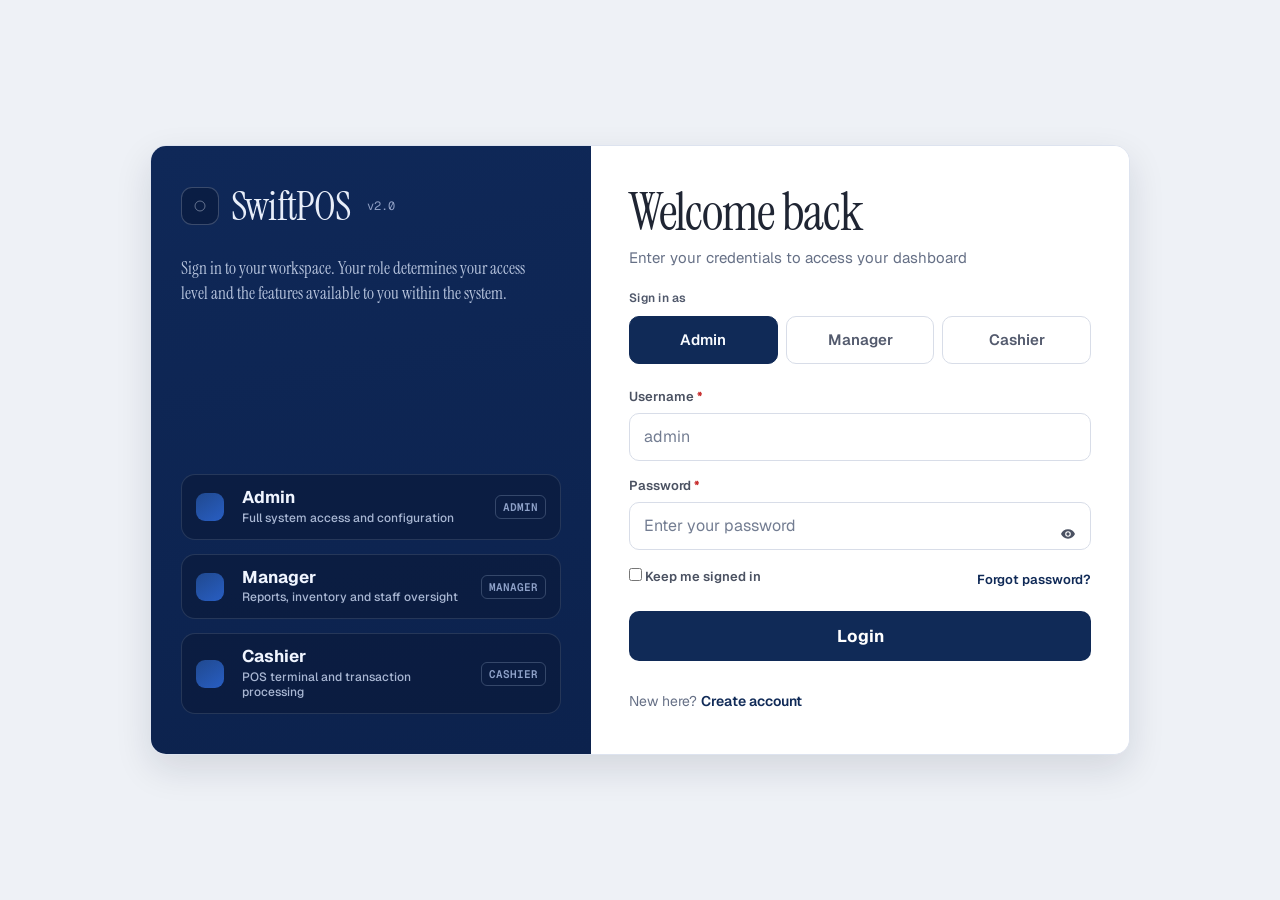
<file: dashboard.html>
<!DOCTYPE html>
<html lang="en">
<head>
  <meta charset="UTF-8">
  <meta name="viewport" content="width=device-width, initial-scale=1.0">
  <title>SwiftPOS Dashboard</title>
  <link rel="preconnect" href="https://fonts.googleapis.com">
  <link rel="preconnect" href="https://fonts.gstatic.com" crossorigin>
  <link href="https://fonts.googleapis.com/css2?family=Geist:wght@400;500;600;700;800&family=Geist+Mono:wght@400;500;600;700&family=Instrument+Serif:ital@0;1&display=swap" rel="stylesheet">
  <link rel="stylesheet" href="dashboard.css">
</head>
<body>
  <div class="page-loader" id="page-loader" role="status" aria-live="polite" aria-label="Loading dashboard data">
    <div class="loader-ring" aria-hidden="true"></div>
    <p>Loading dashboard data...</p>
  </div>

  <aside class="sidebar">
    <div class="sidebar-logo">
      <div class="logo-mark">⬡</div>
      <div class="logo-text">SwiftPOS</div>
      <span class="logo-ver mono">v2.0</span>
      <button class="menu-toggle" id="mobile-menu-toggle" type="button" aria-label="Toggle menu" aria-expanded="false"><span></span><span></span><span></span></button>
    </div>

    <div class="sidebar-body">
      <div class="nav-group-label">Main</div>
      <div class="nav-item active" data-roles="ADMIN,MANAGER,CASHIER" data-route="dashboard.html"><span class="ni">▦</span> Dashboard</div>
      <div class="nav-item" data-roles="ADMIN,MANAGER,CASHIER" data-route="pos.html"><span class="ni">⊞</span> POS / Cashier</div>

      <div class="nav-group-label">Management</div>
      <div class="nav-item" data-roles="ADMIN,MANAGER" data-route="products.html"><span class="ni">◫</span> Products</div>
      <div class="nav-item" data-roles="ADMIN,MANAGER" data-route="inventory.html"><span class="ni">⊟</span> Inventory <span class="nav-badge warn" id="inventory-nav-badge">0</span></div>
      <div class="nav-item" data-roles="ADMIN,MANAGER,CASHIER" data-route="customers.html"><span class="ni">◯</span> Customers</div>

      <div class="nav-group-label">Analytics</div>
      <div class="nav-item" data-roles="ADMIN,MANAGER" data-route="reports.html"><span class="ni">▤</span> Reports</div>

      <div class="nav-group-label">System</div>
      <div class="nav-item" data-roles="ADMIN" data-route="settings.html"><span class="ni">⚙</span> Settings</div>
    </div>

    <div class="sidebar-footer">
      <div class="user-row">
        <div class="user-avatar" id="user-avatar">US</div>
        <div class="user-info">
          <div class="user-name" id="user-name">User</div>
          <div class="user-role" id="user-role">Role</div>
        </div>
        <button id="logout-btn" class="logout" title="Sign out">↩</button>
      </div>
    </div>
  </aside>

  <header class="topbar">
    <div class="topbar-left">
      <h2>Dashboard</h2>
      <p id="date-line">Today</p>
    </div>
    <div class="topbar-right">
      <div class="live-indicator"><div class="live-dot"></div> Live</div>
      <div class="topbar-divider"></div>
      <button class="topbar-btn" id="back-home-btn" type="button">Home</button>
      <button class="topbar-btn primary" id="export-btn" type="button" data-roles="ADMIN,MANAGER">Export</button>
    </div>
  </header>

  <main class="main">
    <div class="inner">
      <section class="kpi-grid">
        <article class="kpi" data-roles="ADMIN,MANAGER,CASHIER">
          <div class="kpi-label">Today's Revenue</div>
          <div class="kpi-value mono" id="kpi-revenue-value">GHc 0.00</div>
          <div class="kpi-delta neutral" id="kpi-revenue-delta">Waiting for data</div>
        </article>
        <article class="kpi" data-roles="ADMIN,MANAGER,CASHIER">
          <div class="kpi-label">Transactions</div>
          <div class="kpi-value mono" id="kpi-transactions-value">0</div>
          <div class="kpi-delta neutral" id="kpi-transactions-delta">Waiting for data</div>
        </article>
        <article class="kpi" data-roles="ADMIN,MANAGER">
          <div class="kpi-label">Low Stock Items</div>
          <div class="kpi-value mono warn" id="kpi-low-stock-value">0</div>
          <div class="kpi-delta neutral" id="kpi-low-stock-delta">Waiting for data</div>
        </article>
        <article class="kpi" data-roles="ADMIN,MANAGER">
          <div class="kpi-label">New Customers</div>
          <div class="kpi-value mono" id="kpi-customers-value">0</div>
          <div class="kpi-delta neutral" id="kpi-customers-delta">Waiting for data</div>
        </article>
      </section>

      <section class="row-2">
        <article class="card" data-roles="ADMIN,MANAGER,CASHIER">
          <div class="card-header">
            <div>
              <h3>Sales Overview</h3>
              <p>Weekly sales trend</p>
            </div>
          </div>
          <div class="chart-wrap" id="weekly-chart"></div>
        </article>

        <article class="card" data-roles="ADMIN,MANAGER,CASHIER">
          <div class="card-header">
            <div>
              <h3>Recent Activity</h3>
              <p>Latest events</p>
            </div>
          </div>
          <ul class="activity-list" id="activity-list">
            <li><span>Loading activity...</span><strong class="mono">...</strong></li>
          </ul>
        </article>
      </section>

      <section class="row-2 split">
        <article class="card" data-roles="ADMIN,MANAGER,CASHIER">
          <div class="card-header">
            <div>
              <h3>Recent Transactions</h3>
              <p>Today's processed sales</p>
            </div>
          </div>
          <div class="tbl-wrap">
            <table>
              <thead>
                <tr>
                  <th>Txn ID</th>
                  <th>Customer</th>
                  <th>Payment</th>
                  <th>Amount</th>
                  <th>Status</th>
                </tr>
              </thead>
              <tbody id="recent-transactions-body">
                <tr>
                  <td class="mono" colspan="5">Loading transactions...</td>
                </tr>
              </tbody>
            </table>
          </div>
        </article>

        <div class="right-stack">
          <article class="card" data-roles="ADMIN,MANAGER">
            <div class="card-header">
              <div>
                <h3>Stock Alerts</h3>
                <p>Needs restocking</p>
              </div>
            </div>
            <ul class="stock-list" id="stock-alerts-list">
              <li><span>Loading stock alerts...</span><strong class="mono">...</strong></li>
            </ul>
          </article>

          <article class="card" data-roles="ADMIN,MANAGER">
            <div class="card-header">
              <div>
                <h3>Top Cashiers</h3>
                <p>Today's performance</p>
              </div>
            </div>
            <ul class="cashier-list" id="top-cashiers-list">
              <li><span>Loading cashier performance...</span><strong class="mono">...</strong></li>
            </ul>
          </article>
        </div>
      </section>
    </div>
  </main>

  <div class="toast" id="toast" role="status" aria-live="polite"></div>

  <script src="app-config.js"></script>
  <script src="dashboard.js"></script>
  <script>
    (function () {
      const sidebar = document.querySelector(".sidebar");
      const toggle = document.getElementById("mobile-menu-toggle");
      if (!sidebar || !toggle) {
        return;
      }

      function closeMenu() {
        sidebar.classList.remove("mobile-open");
        toggle.setAttribute("aria-expanded", "false");
      }

      toggle.addEventListener("click", function (event) {
        event.stopPropagation();
        const open = sidebar.classList.toggle("mobile-open");
        toggle.setAttribute("aria-expanded", String(open));
      });

      document.addEventListener("click", function (event) {
        if (window.innerWidth > 780) {
          return;
        }
        if (!sidebar.contains(event.target)) {
          closeMenu();
        }
      });

      window.addEventListener("resize", function () {
        if (window.innerWidth > 780) {
          closeMenu();
        }
      });
    })();
  </script>
</body>
</html>
</file>
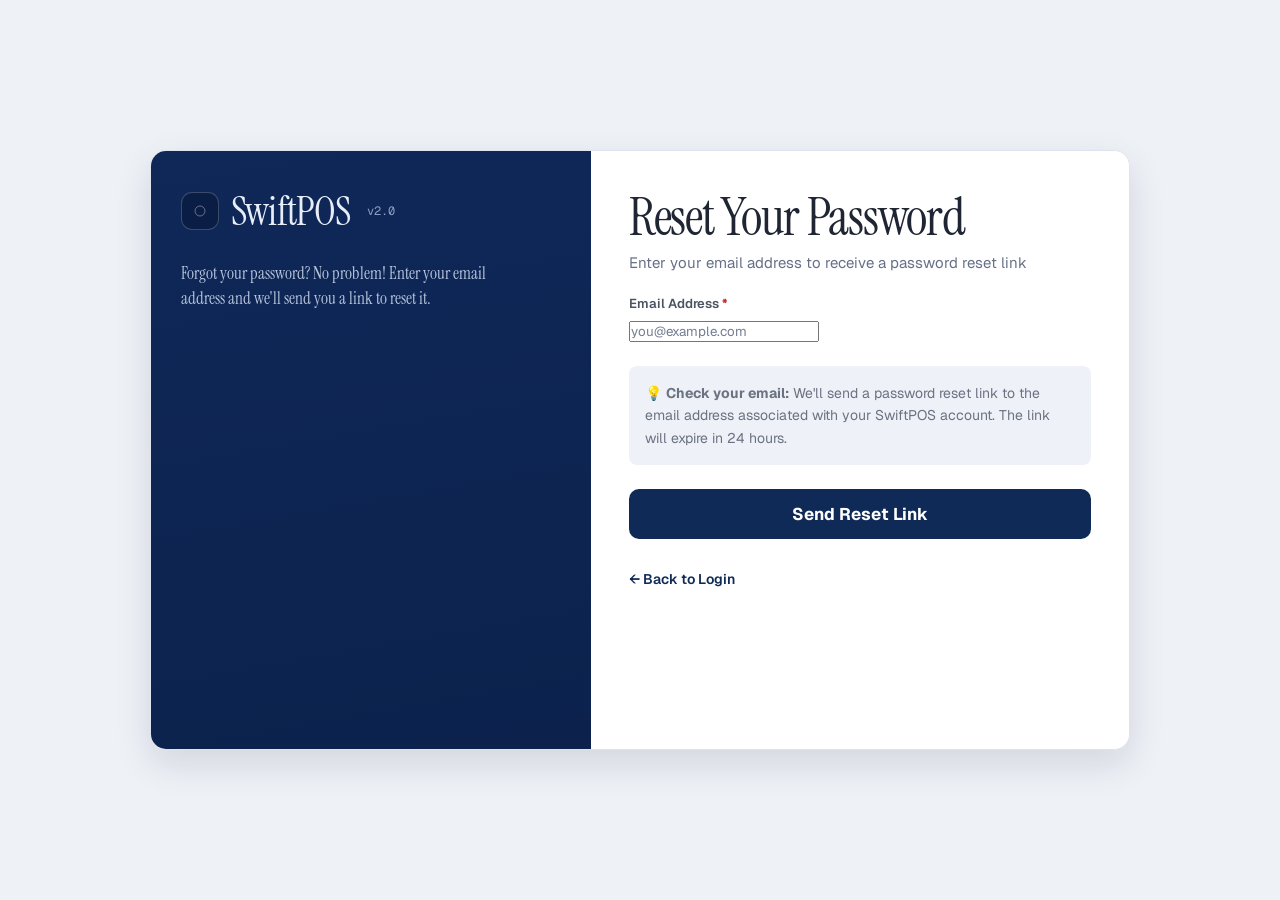
<file: forgot-password.html>
<!DOCTYPE html>
<html lang="en">
<head>
  <meta charset="UTF-8">
  <meta name="viewport" content="width=device-width, initial-scale=1.0">
  <title>Forgot Password - SwiftPOS</title>
  <link rel="preconnect" href="https://fonts.googleapis.com">
  <link rel="preconnect" href="https://fonts.gstatic.com" crossorigin>
  <link href="https://fonts.googleapis.com/css2?family=Geist:wght@400;500;600;700;800&family=Geist+Mono:wght@400;500;600;700&family=Instrument+Serif:ital@0;1&display=swap" rel="stylesheet">
  <link rel="stylesheet" href="login.css">
  <style>
    .info-box {
      background: #eef1f8;
      padding: 1rem;
      border-radius: 8px;
      margin: 1.5rem 0;
      font-size: 14px;
      color: #6b7280;
      line-height: 1.6;
    }
  </style>
</head>
<body>
  <main class="login-page">
    <section class="login-shell">
      <aside class="brand-panel" aria-label="System information">
        <div class="brand-head">
          <span class="brand-icon" aria-hidden="true"></span>
          <h1 class="brand-name">SwiftPOS</h1>
          <span class="brand-version mono">v2.0</span>
        </div>
        <p class="brand-copy">
          Forgot your password? No problem! Enter your email address and we'll send you a link to reset it.
        </p>
      </aside>

      <section class="form-panel">
        <h2>Reset Your Password</h2>
        <p class="helper-text">Enter your email address to receive a password reset link</p>

        <form class="login-card" id="forgot-form" novalidate>
          <label for="email">Email Address <span class="required-mark" aria-hidden="true">*</span></label>
          <input 
            id="email" 
            name="email" 
            type="email" 
            placeholder="you@example.com" 
            autocomplete="email" 
            required>

          <div class="info-box">
            💡 <strong>Check your email:</strong> We'll send a password reset link to the email address associated with your SwiftPOS account. The link will expire in 24 hours.
          </div>

          <button type="submit" class="login-btn" id="send-btn">Send Reset Link</button>
          <p class="status-text" id="forgot-status" role="status" aria-live="polite"></p>
          <p class="switch-link"><a href="login.html">← Back to Login</a></p>
        </form>
      </section>
    </section>
  </main>

  <script src="app-config.js"></script>
  <script>
    const { API_BASE_URL } = window.POS_CONFIG;
    const forgotForm = document.getElementById('forgot-form');
    const sendBtn = document.getElementById('send-btn');
    const statusText = document.getElementById('forgot-status');
    const emailInput = document.getElementById('email');

    forgotForm.addEventListener('submit', async (e) => {
      e.preventDefault();
      
      const email = emailInput.value.trim();
      if (!email) {
        statusText.textContent = '❌ Please enter your email address';
        statusText.style.color = '#dc2626';
        return;
      }

      sendBtn.disabled = true;
      sendBtn.textContent = 'Sending...';
      statusText.textContent = '';

      try {
        const response = await fetch(`${API_BASE_URL}/auth/password-reset-request/`, {
          method: 'POST',
          headers: {
            'Content-Type': 'application/json',
          },
          body: JSON.stringify({ email }),
        });

        const data = await response.json();

        if (!response.ok) {
          statusText.textContent = '❌ ' + (data.email?.[0] || data.error || 'Failed to send reset link');
          statusText.style.color = '#dc2626';
          sendBtn.disabled = false;
          sendBtn.textContent = 'Send Reset Link';
          return;
        }

        // Success
        statusText.innerHTML = '✓ <strong>Reset link sent!</strong><br>Check your email (and spam folder) for the password reset link.<br><em>The link expires in 24 hours.</em>';
        statusText.style.color = '#059669';
        emailInput.value = '';
        sendBtn.disabled = true;
        sendBtn.textContent = '✓ Sent';
      } catch (error) {
        statusText.textContent = '❌ Network error: ' + error.message;
        statusText.style.color = '#dc2626';
        sendBtn.disabled = false;
        sendBtn.textContent = 'Send Reset Link';
      }
    });
  </script>
</body>
</html>
</file>
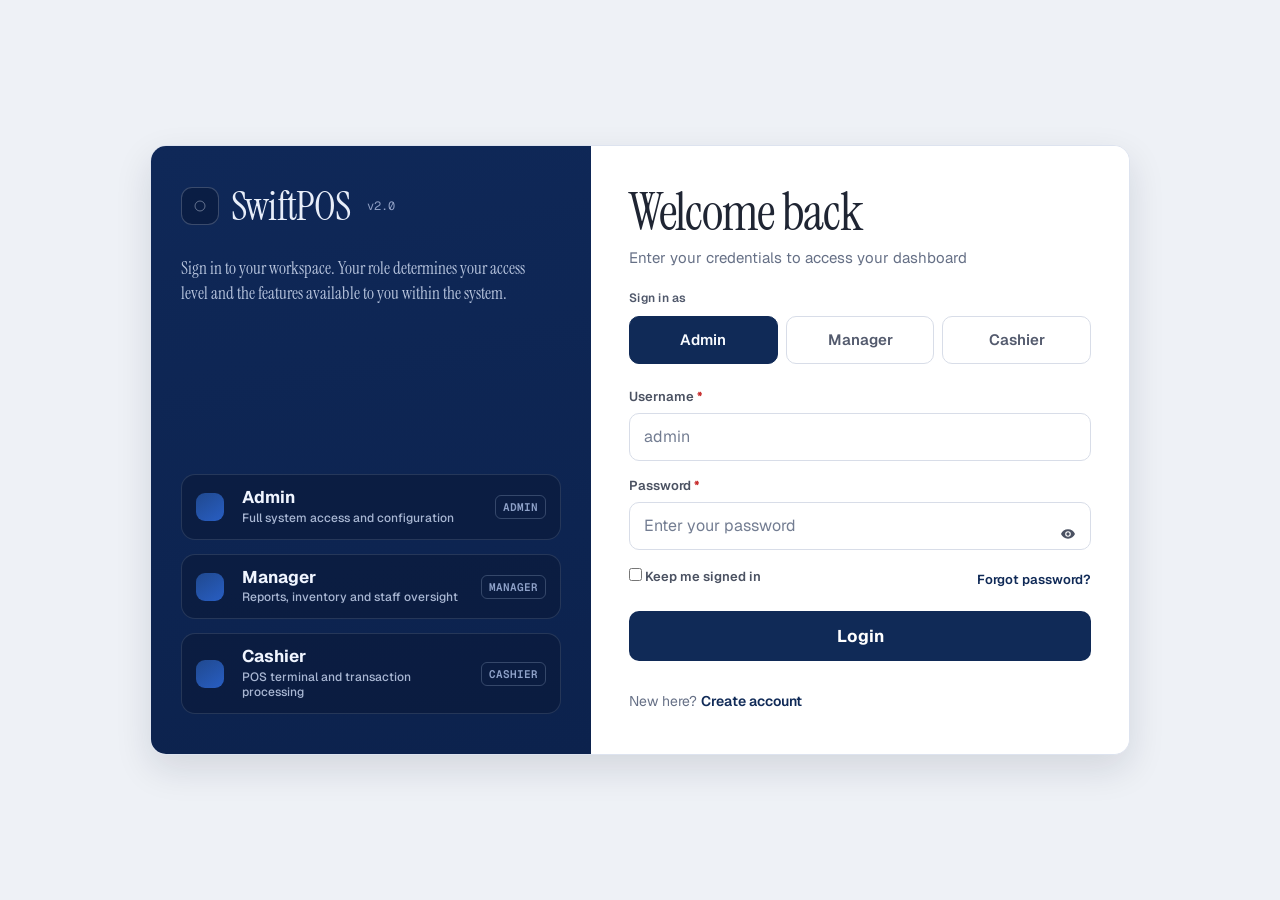
<file: inventory.html>
<!DOCTYPE html>
<html lang="en">
<head>
<meta charset="UTF-8"/>
<meta name="viewport" content="width=device-width, initial-scale=1.0"/>
<title>SwiftPOS — Inventory Management</title>
<link rel="preconnect" href="https://fonts.googleapis.com"/>
<link href="https://fonts.googleapis.com/css2?family=Instrument+Serif:ital@0;1&family=Geist:wght@300;400;500;600&family=Geist+Mono:wght@400;500&display=swap" rel="stylesheet"/>
<style>
*,*::before,*::after{box-sizing:border-box;margin:0;padding:0;}
:root{
  --navy:#0f1f3d;
  --navy-light:#1a3260;
  --navy-faint:#eef1f8;
  --navy-muted:#d0d8ea;
  --accent:#1e40af;
  --text:#111827;
  --text-muted:#6b7280;
  --text-light:#9ca3af;
  --border:#e5e7eb;
  --surface:#ffffff;
  --bg:#f4f6fb;
  --success:#059669;
  --success-bg:#d1fae5;
  --warn:#d97706;
  --warn-bg:#fef3c7;
  --danger:#dc2626;
  --danger-bg:#fee2e2;
  --sidebar-w:228px;
  --topbar-h:64px;
  --radius:8px;
  --radius-lg:14px;
}
body{font-family:'Geist',sans-serif;background:var(--bg);color:var(--text);font-size:14px;line-height:1.5;}
h1,h2,h3{font-family:'Instrument Serif',serif;font-weight:400;line-height:1.2;}

/* ======== SIDEBAR ======== */
.sidebar{position:fixed;top:0;left:0;bottom:0;width:var(--sidebar-w);background:var(--navy);display:flex;flex-direction:column;z-index:200;}
.sidebar-logo{padding:0 1.5rem;height:var(--topbar-h);display:flex;align-items:center;gap:10px;border-bottom:1px solid rgba(255,255,255,0.07);flex-shrink:0;}
.logo-mark{width:32px;height:32px;background:rgba(255,255,255,0.1);border:1px solid rgba(255,255,255,0.15);border-radius:8px;display:flex;align-items:center;justify-content:center;font-size:14px;flex-shrink:0;}
.logo-text{font-family:'Instrument Serif',serif;font-size:18px;color:#fff;}
.logo-ver{font-size:9px;color:rgba(255,255,255,0.25);font-family:'Geist Mono',monospace;margin-left:2px;}
.menu-toggle{display:none;margin-left:auto;width:32px;height:32px;border:1px solid rgba(255,255,255,0.2);border-radius:8px;background:rgba(255,255,255,0.08);color:#fff;cursor:pointer;flex-direction:column;align-items:center;justify-content:center;gap:4px;}
.menu-toggle span{width:15px;height:2px;border-radius:2px;background:#fff;transition:transform 180ms ease,opacity 180ms ease;}
.sidebar-body{flex:1;padding:1rem 0;overflow-y:auto;}
.sidebar-body::-webkit-scrollbar{display:none;}
.nav-group-label{font-size:9px;letter-spacing:0.1em;text-transform:uppercase;color:rgba(255,255,255,0.25);padding:0.85rem 1.5rem 0.35rem;font-family:'Geist Mono',monospace;}
.nav-item{display:flex;align-items:center;gap:10px;padding:0.6rem 1.5rem;color:rgba(255,255,255,0.5);cursor:pointer;transition:all 0.15s;font-size:13px;border-left:2px solid transparent;}
.nav-item:hover{color:rgba(255,255,255,0.85);background:rgba(255,255,255,0.05);}
.nav-item.active{color:#fff;background:rgba(255,255,255,0.09);border-left-color:#fff;}
.nav-item .ni{width:18px;text-align:center;font-size:13px;flex-shrink:0;}
.nav-badge{margin-left:auto;background:var(--warn);color:#fff;font-size:9px;font-weight:600;padding:2px 6px;border-radius:10px;font-family:'Geist Mono',monospace;}
.sidebar-footer{padding:1rem 1.5rem;border-top:1px solid rgba(255,255,255,0.07);flex-shrink:0;}
.user-row{display:flex;align-items:center;gap:10px;}
.user-avatar{width:32px;height:32px;border-radius:50%;background:rgba(255,255,255,0.12);display:flex;align-items:center;justify-content:center;font-size:11px;font-weight:600;color:#fff;flex-shrink:0;}
.user-info{flex:1;min-width:0;}
.user-name{font-size:12px;font-weight:500;color:#fff;}
.user-role{font-size:10px;color:rgba(255,255,255,0.35);}
.logout{background:none;border:none;color:rgba(255,255,255,0.3);cursor:pointer;font-size:16px;padding:4px;transition:color 0.15s;}
.logout:hover{color:rgba(255,255,255,0.8);}

/* ======== TOPBAR ======== */
.topbar{position:fixed;top:0;left:var(--sidebar-w);right:0;height:var(--topbar-h);background:var(--surface);border-bottom:1px solid var(--border);display:flex;align-items:center;justify-content:space-between;padding:0 2rem;z-index:100;}
.topbar-left h2{font-size:19px;}
.topbar-left p{font-size:11px;color:var(--text-muted);margin-top:1px;}
.topbar-right{display:flex;align-items:center;gap:10px;}
.btn{display:inline-flex;align-items:center;gap:6px;padding:0.5rem 1rem;border-radius:var(--radius);font-size:13px;font-weight:500;cursor:pointer;font-family:'Geist',sans-serif;border:1px solid transparent;transition:all 0.15s;}
.btn-outline{background:var(--surface);color:var(--text);border-color:var(--border);}
.btn-outline:hover{border-color:var(--navy);color:var(--navy);}
.btn-navy{background:var(--navy);color:#fff;}
.btn-navy:hover{background:var(--navy-light);}
.btn-warn{background:var(--warn-bg);color:var(--warn);border-color:#fde68a;}
.btn-warn:hover{background:#fde68a;}
.btn-sm{padding:0.35rem 0.75rem;font-size:12px;}

/* ======== MAIN ======== */
.main{margin-left:var(--sidebar-w);padding-top:var(--topbar-h);}
.inner{padding:2rem;}

/* ======== KPI STRIP ======== */
.kpi-grid{display:grid;grid-template-columns:repeat(5,1fr);gap:1rem;margin-bottom:1.75rem;}
.kpi{background:var(--surface);border:1px solid var(--border);border-radius:var(--radius-lg);padding:1.1rem 1.25rem;display:flex;align-items:center;gap:12px;transition:box-shadow 0.15s;animation:fadeUp 0.35s ease both;}
.kpi:nth-child(1){animation-delay:0.05s;}
.kpi:nth-child(2){animation-delay:0.1s;}
.kpi:nth-child(3){animation-delay:0.15s;}
.kpi:nth-child(4){animation-delay:0.2s;}
.kpi:nth-child(5){animation-delay:0.25s;}
@keyframes fadeUp{from{opacity:0;transform:translateY(10px);}to{opacity:1;transform:translateY(0);}}
.kpi:hover{box-shadow:0 4px 16px rgba(15,31,61,0.07);}
.kpi-icon{width:38px;height:38px;border-radius:10px;display:flex;align-items:center;justify-content:center;font-size:16px;flex-shrink:0;}
.kpi-icon.blue{background:var(--navy-faint);}
.kpi-icon.green{background:var(--success-bg);}
.kpi-icon.yellow{background:var(--warn-bg);}
.kpi-icon.red{background:var(--danger-bg);}
.kpi-icon.gray{background:#f3f4f6;}
.kpi-val{font-family:'Instrument Serif',serif;font-size:24px;line-height:1;}
.kpi-lbl{font-size:11px;color:var(--text-muted);margin-top:3px;}

/* ======== ALERT BANNER ======== */
.alert-banner{background:var(--warn-bg);border:1px solid #fde68a;border-radius:var(--radius-lg);padding:0.9rem 1.25rem;display:flex;align-items:center;gap:12px;margin-bottom:1.5rem;}
.alert-icon{font-size:18px;flex-shrink:0;}
.alert-text{flex:1;font-size:13px;color:#92400e;}
.alert-text strong{font-weight:600;}
.alert-close{background:none;border:none;color:#92400e;cursor:pointer;font-size:16px;padding:0;opacity:0.6;}
.alert-close:hover{opacity:1;}

/* ======== LAYOUT ======== */
.two-col{display:grid;grid-template-columns:1fr 340px;gap:1.5rem;}

/* ======== TOOLBAR ======== */
.toolbar{background:var(--surface);border:1px solid var(--border);border-radius:var(--radius-lg);padding:0.85rem 1.25rem;margin-bottom:1.25rem;display:flex;align-items:center;gap:10px;flex-wrap:wrap;}
.search-wrap{flex:1;min-width:180px;position:relative;}
.search-wrap input{width:100%;padding:0.55rem 1rem 0.55rem 2.1rem;border:1.5px solid var(--border);border-radius:var(--radius);font-size:13px;font-family:'Geist',sans-serif;outline:none;background:var(--bg);transition:border-color 0.15s;}
.search-wrap input:focus{border-color:var(--navy);background:var(--surface);}
.search-icon{position:absolute;left:0.65rem;top:50%;transform:translateY(-50%);color:var(--text-light);font-size:12px;pointer-events:none;}
.filter-select{padding:0.55rem 0.7rem;border:1.5px solid var(--border);border-radius:var(--radius);font-size:13px;font-family:'Geist',sans-serif;background:var(--surface);outline:none;color:var(--text);cursor:pointer;}
.filter-select:focus{border-color:var(--navy);}

/* ======== TABLE ======== */
.table-card{background:var(--surface);border:1px solid var(--border);border-radius:var(--radius-lg);overflow:hidden;animation:fadeUp 0.35s ease 0.2s both;}
.table-card-header{padding:1rem 1.25rem;border-bottom:1px solid var(--border);display:flex;align-items:center;justify-content:space-between;}
.tc-title{font-size:14px;font-weight:500;}
.tbl-wrap{overflow-x:auto;}
table{width:100%;border-collapse:collapse;font-size:13px;}
thead th{text-align:left;padding:0.6rem 1rem;font-size:10px;font-weight:500;color:var(--text-muted);letter-spacing:0.05em;text-transform:uppercase;border-bottom:1px solid var(--border);background:var(--bg);white-space:nowrap;}
tbody td{padding:0.8rem 1rem;border-bottom:1px solid var(--border);vertical-align:middle;}
tbody tr:last-child td{border-bottom:none;}
tbody tr:hover td{background:#fafbfd;}
tbody tr.critical td{background:#fff9f9;}
tbody tr.critical:hover td{background:#fff5f5;}

/* product name cell */
.prod-cell{display:flex;align-items:center;gap:10px;}
.prod-emoji-box{width:32px;height:32px;border-radius:8px;background:var(--bg);border:1px solid var(--border);display:flex;align-items:center;justify-content:center;font-size:16px;flex-shrink:0;}
.prod-name{font-weight:500;font-size:13px;}
.prod-id{font-size:10px;color:var(--text-light);font-family:'Geist Mono',monospace;}

/* stock bar */
.stock-bar-wrap{display:flex;align-items:center;gap:8px;}
.stock-bar{flex:1;height:6px;border-radius:3px;background:var(--border);overflow:hidden;min-width:60px;}
.stock-fill{height:100%;border-radius:3px;transition:width 0.4s ease;}
.fill-ok{background:var(--navy);}
.fill-low{background:var(--warn);}
.fill-critical{background:var(--danger);}
.fill-out{background:#e5e7eb;}
.stock-pct{font-size:10px;color:var(--text-light);font-family:'Geist Mono',monospace;min-width:28px;text-align:right;}

/* badges */
.badge{display:inline-flex;align-items:center;gap:4px;padding:3px 8px;border-radius:20px;font-size:10px;font-weight:500;}
.badge::before{content:'';width:5px;height:5px;border-radius:50%;flex-shrink:0;}
.badge-green{background:var(--success-bg);color:#065f46;}.badge-green::before{background:var(--success);}
.badge-yellow{background:var(--warn-bg);color:#92400e;}.badge-yellow::before{background:var(--warn);}
.badge-red{background:var(--danger-bg);color:#991b1b;}.badge-red::before{background:var(--danger);}
.badge-gray{background:#f3f4f6;color:#374151;}.badge-gray::before{background:#9ca3af;}
.badge-blue{background:var(--navy-faint);color:var(--navy);}.badge-blue::before{background:var(--accent);}

/* action btns */
.action-btns{display:flex;gap:6px;align-items:center;}
.icon-btn{width:28px;height:28px;border-radius:6px;border:1px solid var(--border);background:none;cursor:pointer;display:flex;align-items:center;justify-content:center;font-size:13px;color:var(--text-muted);transition:all 0.15s;}
.icon-btn:hover.adj{border-color:var(--accent);color:var(--accent);background:var(--navy-faint);}
.icon-btn:hover.restock{border-color:var(--success);color:var(--success);background:var(--success-bg);}
.icon-btn:hover.hist{border-color:var(--navy);color:var(--navy);background:var(--navy-faint);}
.restock-btn{padding:0.3rem 0.65rem;border-radius:var(--radius);font-size:11px;font-weight:500;cursor:pointer;font-family:'Geist',sans-serif;border:1px solid #fde68a;background:var(--warn-bg);color:#92400e;transition:all 0.15s;white-space:nowrap;}
.restock-btn:hover{background:#fde68a;}
.restock-btn.critical{border-color:#fca5a5;background:var(--danger-bg);color:#991b1b;}
.restock-btn.critical:hover{background:#fecaca;}

/* ======== RIGHT PANEL ======== */
.right-col{display:flex;flex-direction:column;gap:1.25rem;}
.card{background:var(--surface);border:1px solid var(--border);border-radius:var(--radius-lg);overflow:hidden;animation:fadeUp 0.35s ease 0.3s both;}
.card-header{padding:1rem 1.25rem;border-bottom:1px solid var(--border);display:flex;justify-content:space-between;align-items:center;}
.card-title{font-size:14px;font-weight:500;}
.card-sub{font-size:11px;color:var(--text-muted);margin-top:2px;}
.card-body{padding:1.25rem;}

/* category breakdown */
.cat-item{display:flex;align-items:center;gap:10px;margin-bottom:12px;}
.cat-item:last-child{margin-bottom:0;}
.cat-emoji{font-size:16px;width:24px;text-align:center;}
.cat-info{flex:1;}
.cat-name{font-size:12px;font-weight:500;margin-bottom:3px;}
.cat-bar{height:5px;border-radius:3px;background:var(--border);overflow:hidden;}
.cat-fill{height:100%;border-radius:3px;background:var(--navy);opacity:0.7;}
.cat-count{font-size:11px;color:var(--text-muted);font-family:'Geist Mono',monospace;white-space:nowrap;}

/* movement log */
.log-item{display:flex;align-items:flex-start;gap:10px;padding:0.65rem 0;border-bottom:1px solid var(--border);}
.log-item:last-child{border-bottom:none;}
.log-icon{width:28px;height:28px;border-radius:7px;display:flex;align-items:center;justify-content:center;font-size:12px;flex-shrink:0;margin-top:1px;}
.log-icon.in{background:var(--success-bg);color:var(--success);}
.log-icon.out{background:var(--danger-bg);color:var(--danger);}
.log-icon.adj{background:var(--navy-faint);color:var(--navy);}
.log-icon.alert{background:var(--warn-bg);color:var(--warn);}
.log-body{flex:1;min-width:0;}
.log-title{font-size:12px;font-weight:500;}
.log-sub{font-size:10px;color:var(--text-muted);margin-top:2px;}
.log-time{font-size:10px;color:var(--text-light);font-family:'Geist Mono',monospace;white-space:nowrap;flex-shrink:0;}

/* ======== MODAL ======== */
.modal-overlay{position:fixed;inset:0;background:rgba(0,0,0,0.45);display:none;align-items:center;justify-content:center;z-index:500;padding:1rem;}
.modal-overlay.open{display:flex;}
.modal{background:var(--surface);border-radius:var(--radius-lg);width:100%;max-width:480px;position:relative;animation:modalIn 0.22s ease both;overflow:hidden;}
@keyframes modalIn{from{opacity:0;transform:scale(0.96);}to{opacity:1;transform:scale(1);}}
.modal-header{padding:1.5rem 1.5rem 1rem;border-bottom:1px solid var(--border);}
.modal-header h3{font-size:22px;margin-bottom:3px;}
.modal-header p{font-size:13px;color:var(--text-muted);}
.modal-close{position:absolute;top:1.1rem;right:1.1rem;background:var(--bg);border:1px solid var(--border);border-radius:50%;width:28px;height:28px;display:flex;align-items:center;justify-content:center;cursor:pointer;font-size:13px;color:var(--text-muted);}
.modal-close:hover{background:var(--border);}
.modal-body{padding:1.5rem;}
.modal-footer{padding:1rem 1.5rem;border-top:1px solid var(--border);display:flex;gap:8px;justify-content:flex-end;}
.field{margin-bottom:1.1rem;}
.field:last-child{margin-bottom:0;}
.field label{display:block;font-size:11px;font-weight:500;color:var(--text-muted);margin-bottom:6px;letter-spacing:0.03em;text-transform:uppercase;}
.field input,.field select,.field textarea{width:100%;padding:0.65rem 0.85rem;border:1.5px solid var(--border);border-radius:var(--radius);font-size:13px;font-family:'Geist',sans-serif;color:var(--text);background:var(--surface);outline:none;transition:border-color 0.15s;}
.field input:focus,.field select:focus,.field textarea:focus{border-color:var(--navy);}
.field textarea{resize:vertical;min-height:60px;}
.adj-type-btns{display:grid;grid-template-columns:repeat(3,1fr);gap:6px;margin-bottom:1.1rem;}
.adj-type-btn{padding:0.6rem;border:1.5px solid var(--border);border-radius:var(--radius);font-size:12px;font-weight:500;cursor:pointer;font-family:'Geist',sans-serif;text-align:center;background:var(--bg);color:var(--text-muted);transition:all 0.15s;}
.adj-type-btn:hover{border-color:var(--navy-muted);}
.adj-type-btn.active.add{border-color:var(--success);background:var(--success-bg);color:#065f46;}
.adj-type-btn.active.remove{border-color:var(--danger);background:var(--danger-bg);color:#991b1b;}
.adj-type-btn.active.set{border-color:var(--navy);background:var(--navy-faint);color:var(--navy);}
.current-stock-row{background:var(--bg);border-radius:var(--radius);padding:0.75rem 1rem;display:flex;justify-content:space-between;align-items:center;margin-bottom:1.1rem;border:1px solid var(--border);}
.cs-label{font-size:12px;color:var(--text-muted);}
.cs-val{font-family:'Geist Mono',monospace;font-size:16px;font-weight:500;color:var(--text);}
.preview-row{background:var(--navy-faint);border-radius:var(--radius);padding:0.6rem 1rem;display:flex;justify-content:space-between;align-items:center;margin-top:0.75rem;border:1px solid var(--navy-muted);}
.pr-label{font-size:12px;color:var(--navy);}
.pr-val{font-family:'Geist Mono',monospace;font-size:14px;font-weight:600;color:var(--navy);}

/* ======== RESTOCK MODAL ======== */
.restock-product-preview{background:var(--bg);border-radius:var(--radius);padding:0.85rem 1rem;display:flex;align-items:center;gap:12px;margin-bottom:1.1rem;border:1px solid var(--border);}
.rp-emoji{font-size:24px;}
.rp-name{font-size:13px;font-weight:500;}
.rp-stock{font-size:11px;color:var(--text-muted);}

/* toast */
.toast{position:fixed;bottom:1.5rem;right:1.5rem;background:var(--navy);color:#fff;padding:0.7rem 1.1rem;border-radius:var(--radius);font-size:13px;z-index:999;transform:translateY(60px);opacity:0;transition:all 0.25s;pointer-events:none;display:flex;align-items:center;gap:8px;}
.toast.show{transform:translateY(0);opacity:1;}
.toast.success{background:var(--success);}
.toast.warn{background:var(--warn);}

@media (max-width: 1100px){
  .two-col{grid-template-columns:1fr;}
}

@media (max-width: 980px){
  .sidebar{position:static;width:100%;}
  .menu-toggle{display:inline-flex;}
  .sidebar-body{display:block;max-height:0;opacity:0;overflow:hidden;padding:0 0.75rem;transition:max-height 220ms ease,opacity 180ms ease,padding 180ms ease;}
  .sidebar.mobile-open .sidebar-body{max-height:520px;opacity:1;padding:0.6rem 0.75rem 0.75rem;}
  .nav-group-label{display:block;padding:0.65rem 0.2rem 0.3rem;}
  .nav-item{border-left:0;border-radius:var(--radius);padding:0.5rem 0.75rem;margin-bottom:4px;}
  .nav-item.active{border-left:0;}
  .sidebar-footer{display:block;max-height:0;opacity:0;overflow:hidden;padding:0 0.75rem;border-top:0;border-bottom:1px solid rgba(255,255,255,0.08);transition:max-height 220ms ease,opacity 180ms ease,padding 180ms ease;}
  .sidebar.mobile-open .sidebar-footer{max-height:92px;opacity:1;padding:0.6rem 0.75rem;}
  .sidebar-footer .user-row{justify-content:flex-end;}
  .sidebar.mobile-open .menu-toggle span:nth-child(1){transform:translateY(6px) rotate(45deg);}
  .sidebar.mobile-open .menu-toggle span:nth-child(2){opacity:0;}
  .sidebar.mobile-open .menu-toggle span:nth-child(3){transform:translateY(-6px) rotate(-45deg);}

  .topbar,.main{position:static;left:0;margin-left:0;}
  .topbar{height:auto;padding:0.9rem 1rem;gap:10px;flex-wrap:wrap;}
  .topbar-right{width:100%;flex-wrap:wrap;}
  .main{padding-top:0;}
  .inner{padding:1rem;}

  .kpi-grid{grid-template-columns:repeat(2,minmax(0,1fr));}
}

@media (max-width: 640px){
  .kpi-grid{grid-template-columns:1fr;}
  .toolbar{padding:0.85rem 0.9rem;}
}
</style>
</head>
<body>

<!-- SIDEBAR -->
<aside class="sidebar">
  <div class="sidebar-logo">
    <div class="logo-mark">⬡</div>
    <div class="logo-text">SwiftPOS</div>
    <span class="logo-ver">v2.0</span>
    <button class="menu-toggle" id="mobile-menu-toggle" type="button" aria-label="Toggle menu" aria-expanded="false"><span></span><span></span><span></span></button>
  </div>
  <div class="sidebar-body">
    <div class="nav-group-label">Main</div>
    <div class="nav-item" data-route="dashboard.html"><span class="ni">▦</span> Dashboard</div>
    <div class="nav-item" data-route="pos.html"><span class="ni">⊞</span> POS / Cashier</div>
    <div class="nav-group-label">Management</div>
    <div class="nav-item" data-route="products.html"><span class="ni">◫</span> Products</div>
    <div class="nav-item active" data-route="inventory.html"><span class="ni">⊟</span> Inventory <span class="nav-badge" id="alert-badge">6</span></div>
    <div class="nav-item" data-route="customers.html"><span class="ni">◯</span> Customers</div>
    <div class="nav-group-label">Analytics</div>
    <div class="nav-item" data-route="reports.html"><span class="ni">▤</span> Reports</div>
  </div>
  <div class="sidebar-footer">
    <div class="user-row">
      <div class="user-avatar" id="user-avatar">US</div>
      <div class="user-info"><div class="user-name" id="user-name">User</div><div class="user-role" id="user-role">Role</div></div>
      <button class="logout" id="logout-btn">↩</button>
    </div>
  </div>
</aside>

<!-- TOPBAR -->
<header class="topbar">
  <div class="topbar-left">
    <h2>Inventory Management</h2>
    <p>Real-time stock levels and adjustments</p>
  </div>
  <div class="topbar-right">
    <button class="btn btn-outline" onclick="exportInventoryReport()">↓ Export Report</button>
    <button class="btn btn-outline" onclick="openRestockAll()">⟳ Restock All Low</button>
    <button class="btn btn-navy" onclick="openAdjModal(null)">+ Stock Adjustment</button>
  </div>
</header>

<!-- MAIN -->
<main class="main">
  <div class="inner">

    <!-- KPIs -->
    <div class="kpi-grid">
      <div class="kpi">
        <div class="kpi-icon blue">⊟</div>
        <div><div class="kpi-val" id="k-total">16</div><div class="kpi-lbl">Total SKUs</div></div>
      </div>
      <div class="kpi">
        <div class="kpi-icon gray">◫</div>
        <div><div class="kpi-val" id="k-units">990</div><div class="kpi-lbl">Total Units</div></div>
      </div>
      <div class="kpi">
        <div class="kpi-icon green">✓</div>
        <div><div class="kpi-val" id="k-ok">11</div><div class="kpi-lbl">In Stock</div></div>
      </div>
      <div class="kpi">
        <div class="kpi-icon yellow">⚠</div>
        <div><div class="kpi-val" id="k-low" style="color:var(--warn);">4</div><div class="kpi-lbl">Low Stock</div></div>
      </div>
      <div class="kpi">
        <div class="kpi-icon red">✕</div>
        <div><div class="kpi-val" id="k-out" style="color:var(--danger);">1</div><div class="kpi-lbl">Out of Stock</div></div>
      </div>
    </div>

    <!-- Alert banner -->
    <div class="alert-banner" id="alert-banner">
      <div class="alert-icon">⚠️</div>
      <div class="alert-text"><strong>Stock Alert:</strong> <span id="alert-text-body">5 products need attention — 4 are low stock and 1 is completely out of stock.</span></div>
      <button class="alert-close" onclick="document.getElementById('alert-banner').style.display='none'">✕</button>
    </div>

    <!-- Main layout -->
    <div class="two-col">

      <!-- LEFT: main table -->
      <div>
        <!-- Toolbar -->
        <div class="toolbar">
          <div class="search-wrap">
            <span class="search-icon">⊙</span>
            <input type="text" id="search-input" placeholder="Search product or category…" oninput="applyFilters()"/>
          </div>
          <select class="filter-select" id="cat-filter" onchange="applyFilters()">
            <option value="">All Categories</option>
            <option>Beverages</option>
            <option>Food</option>
            <option>Household</option>
            <option>Personal Care</option>
          </select>
          <select class="filter-select" id="status-filter" onchange="applyFilters()">
            <option value="">All Status</option>
            <option value="ok">In Stock</option>
            <option value="low">Low Stock</option>
            <option value="critical">Critical</option>
            <option value="out">Out of Stock</option>
          </select>
          <select class="filter-select" id="sort-filter" onchange="applyFilters()">
            <option value="name">Sort: Name</option>
            <option value="stock-asc">Stock ↑</option>
            <option value="stock-desc">Stock ↓</option>
            <option value="pct-asc">Level % ↑</option>
          </select>
        </div>

        <!-- Table -->
        <div class="table-card">
          <div class="table-card-header">
            <div>
              <span class="tc-title">Stock Levels</span>
              <span id="tc-count" style="font-size:12px;color:var(--text-muted);margin-left:8px;"></span>
            </div>
            <div style="font-size:11px;color:var(--text-muted);">Last updated: <span style="font-family:'Geist Mono',monospace;" id="last-updated"></span></div>
          </div>
          <div class="tbl-wrap">
            <table>
              <thead>
                <tr>
                  <th>Product</th>
                  <th>Category</th>
                  <th>Current Stock</th>
                  <th style="min-width:160px;">Stock Level</th>
                  <th>Min. Level</th>
                  <th>Supplier</th>
                  <th>Last Updated</th>
                  <th>Status</th>
                  <th style="text-align:right;">Actions</th>
                </tr>
              </thead>
              <tbody id="inv-tbody"></tbody>
            </table>
          </div>
        </div>
      </div>

      <!-- RIGHT: panels -->
      <div class="right-col">

        <!-- Category breakdown -->
        <div class="card">
          <div class="card-header">
            <div>
              <div class="card-title">Stock by Category</div>
              <div class="card-sub">Total units per category</div>
            </div>
          </div>
          <div class="card-body">
            <div id="cat-breakdown"></div>
          </div>
        </div>

        <!-- Movement log -->
        <div class="card">
          <div class="card-header">
            <div>
              <div class="card-title">Stock Movement Log</div>
              <div class="card-sub">Recent adjustments</div>
            </div>
            <button class="btn btn-outline btn-sm" onclick="showToast('Viewing full log…')">View all</button>
          </div>
          <div class="card-body" style="padding:0 1.25rem;">
            <div id="movement-log"></div>
          </div>
        </div>

      </div>
    </div>

  </div>
</main>

<!-- ADJUSTMENT MODAL -->
<div class="modal-overlay" id="modal-adj">
  <div class="modal">
    <div class="modal-header">
      <h3>Stock Adjustment</h3>
      <p>Manually adjust stock levels for a product</p>
      <button class="modal-close" onclick="closeModal('modal-adj')">✕</button>
    </div>
    <div class="modal-body">
      <div class="field">
        <label>Product</label>
        <select id="adj-product" onchange="updateAdjPreview()">
          <option value="">Select a product…</option>
        </select>
      </div>
      <div class="current-stock-row" id="adj-current-row" style="display:none;">
        <span class="cs-label">Current stock</span>
        <span class="cs-val" id="adj-current-val">—</span>
      </div>
      <div style="font-size:11px;font-weight:500;color:var(--text-muted);text-transform:uppercase;letter-spacing:0.03em;margin-bottom:8px;">Adjustment Type</div>
      <div class="adj-type-btns">
        <div class="adj-type-btn add active" onclick="setAdjType(this,'add')">+ Add Stock</div>
        <div class="adj-type-btn remove" onclick="setAdjType(this,'remove')">− Remove</div>
        <div class="adj-type-btn set" onclick="setAdjType(this,'set')">= Set Exact</div>
      </div>
      <div class="field">
        <label id="adj-qty-label">Quantity to Add</label>
        <input type="number" id="adj-qty" min="0" placeholder="0" oninput="updateAdjPreview()"/>
      </div>
      <div class="preview-row" id="adj-preview" style="display:none;">
        <span class="pr-label">New stock level will be</span>
        <span class="pr-val" id="adj-preview-val">—</span>
      </div>
      <div class="field" style="margin-top:1.1rem;">
        <label>Reason / Note</label>
        <textarea id="adj-reason" placeholder="e.g. Received supplier delivery, damaged goods removed…"></textarea>
      </div>
    </div>
    <div class="modal-footer">
      <button class="btn btn-outline" onclick="closeModal('modal-adj')">Cancel</button>
      <button class="btn btn-navy" onclick="saveAdjustment()">Apply Adjustment</button>
    </div>
  </div>
</div>

<!-- RESTOCK MODAL -->
<div class="modal-overlay" id="modal-restock">
  <div class="modal">
    <div class="modal-header">
      <h3>Restock Product</h3>
      <p>Place a restock order for this item</p>
      <button class="modal-close" onclick="closeModal('modal-restock')">✕</button>
    </div>
    <div class="modal-body">
      <div class="restock-product-preview" id="restock-preview"></div>
      <div class="field">
        <label>Supplier</label>
        <select id="restock-supplier">
          <option>Accra Foods Ltd</option>
          <option>Kumasi Distributors</option>
          <option>GhanaFresh Co.</option>
          <option>West Africa Traders</option>
        </select>
      </div>
      <div style="display:grid;grid-template-columns:1fr 1fr;gap:1rem;">
        <div class="field">
          <label>Order Quantity</label>
          <input type="number" id="restock-qty" min="1" placeholder="50"/>
        </div>
        <div class="field">
          <label>Expected Delivery</label>
          <input type="date" id="restock-date"/>
        </div>
      </div>
      <div class="field">
        <label>Notes</label>
        <textarea id="restock-notes" placeholder="Any special instructions…"></textarea>
      </div>
    </div>
    <div class="modal-footer">
      <button class="btn btn-outline" onclick="closeModal('modal-restock')">Cancel</button>
      <button class="btn btn-navy" onclick="confirmRestock()">Place Restock Order</button>
    </div>
  </div>
</div>

<div class="toast" id="toast"></div>

<script src="app-config.js"></script>
<script>
const { API_BASE_URL, ACCESS_TOKEN_KEY, REFRESH_TOKEN_KEY, USER_ROLE_KEY, USER_NAME_KEY } = window.POS_CONFIG;

const CATEGORY_ICONS = { Beverages: '🧃', Food: '🍚', Household: '🧺', 'Personal Care': '🧴' };

let inventory = [];
let movements = [];
let adjType = 'add';
let restockingId = null;
let filtered = [];
let categories = [];

function redirectToHome() { window.location.href = 'what.html'; }
function redirectToLogin() { window.location.href = 'login.html'; }

function normalizeRole(rawRole) {
  const upper = String(rawRole || 'ADMIN').toUpperCase();
  if (['ADMIN', 'MANAGER', 'CASHIER'].includes(upper)) return upper;
  return 'ADMIN';
}

function roleDisplayName(role) {
  if (role === 'ADMIN') return 'Administrator';
  if (role === 'MANAGER') return 'Manager';
  if (role === 'CASHIER') return 'Cashier';
  return 'Staff';
}

function clearAuthAndRedirectToLogin() {
  localStorage.removeItem(ACCESS_TOKEN_KEY);
  localStorage.removeItem(REFRESH_TOKEN_KEY);
  localStorage.removeItem(USER_ROLE_KEY);
  localStorage.removeItem(USER_NAME_KEY);
  redirectToLogin();
}

function toListPayload(data) {
  if (Array.isArray(data)) return data;
  if (data && Array.isArray(data.results)) return data.results;
  return [];
}

function formatTime(value) {
  if (!value) return '—';
  try {
    return new Date(value).toLocaleString('en-GB', { day: '2-digit', month: 'short', hour: '2-digit', minute: '2-digit' });
  } catch (_) {
    return String(value);
  }
}

function mapMovementTypeToIcon(type) {
  if (type === 'RESTOCK') return 'in';
  if (type === 'SALE') return 'out';
  if (type === 'RETURN') return 'in';
  if (type === 'ADJUSTMENT') return 'adj';
  return 'adj';
}

async function apiRequest(method, path, body = null) {
  const token = localStorage.getItem(ACCESS_TOKEN_KEY);
  if (!token) {
    clearAuthAndRedirectToLogin();
    return null;
  }

  const options = {
    method,
    headers: {
      Authorization: `Bearer ${token}`,
      'Content-Type': 'application/json',
    },
  };
  if (body !== null) options.body = JSON.stringify(body);

  try {
    const response = await fetch(`${API_BASE_URL}${path}`, options);

    if (response.status === 401) {
      clearAuthAndRedirectToLogin();
      return null;
    }

    if (!response.ok) {
      const errorText = await response.text();
      let detail = '';
      try {
        const parsed = JSON.parse(errorText);
        detail = parsed.detail || '';
      } catch (_) {
        detail = '';
      }
      showToast(detail ? `Error: ${detail}` : `Request failed (${response.status})`, 'warn');
      console.error(`API ${method} ${path} failed:`, errorText);
      return null;
    }

    if (response.status === 204) return { ok: true };
    return await response.json();
  } catch (error) {
    console.error(`Network error on ${method} ${path}:`, error);
    showToast('Network error. Please check backend server.', 'warn');
    return null;
  }
}

function mapProductToInventoryItem(p) {
  const cat = p.category_name || 'Uncategorized';
  return {
    id: String(p.id),
    name: p.name || '',
    cat,
    stock: Number(p.quantity || 0),
    minStock: Number(p.low_stock_threshold ?? 5),
    supplier: p.supplier_name || '—',
    emoji: CATEGORY_ICONS[cat] || '📦',
    updated: formatTime(p.updated_at),
  };
}

function setProfile() {
  const username = localStorage.getItem(USER_NAME_KEY) || 'User';
  const role = normalizeRole(localStorage.getItem(USER_ROLE_KEY));
  document.getElementById('user-name').textContent = username;
  document.getElementById('user-role').textContent = roleDisplayName(role);
  const initials = username
    .split(' ')
    .filter(Boolean)
    .slice(0, 2)
    .map((part) => part[0]?.toUpperCase() || '')
    .join('');
  document.getElementById('user-avatar').textContent = initials || 'US';
}

function wireNavigation() {
  document.querySelectorAll('.nav-item[data-route]').forEach((node) => {
    node.addEventListener('click', () => {
      const route = node.getAttribute('data-route');
      if (route) {
        window.POS_UI?.showGlobalLoader?.('Opening page...');
        window.location.href = route;
      }
    });
  });

  document.getElementById('logout-btn').addEventListener('click', () => {
    localStorage.removeItem(ACCESS_TOKEN_KEY);
    localStorage.removeItem(REFRESH_TOKEN_KEY);
    localStorage.removeItem(USER_ROLE_KEY);
    localStorage.removeItem(USER_NAME_KEY);
    redirectToHome();
  });
}

async function loadInventoryData() {
  const [productsData, movementsData] = await Promise.all([
    apiRequest('GET', '/products/items/'),
    apiRequest('GET', '/inventory/movements/'),
  ]);

  if (productsData === null || movementsData === null) return false;

  inventory = toListPayload(productsData)
    .filter((p) => !p.is_deleted)
    .map(mapProductToInventoryItem);

  categories = [...new Set(inventory.map((x) => x.cat))].sort();
  const catFilter = document.getElementById('cat-filter');
  catFilter.innerHTML = '<option value="">All Categories</option>' + categories.map((c) => `<option>${c}</option>`).join('');

  movements = toListPayload(movementsData)
    .filter((m) => !m.is_deleted)
    .slice(0, 8)
    .map((m) => ({
      type: mapMovementTypeToIcon(m.movement_type),
      title: m.movement_type === 'RESTOCK' ? 'Delivery received' : m.movement_type === 'SALE' ? 'Sale deduction' : m.movement_type === 'RETURN' ? 'Return applied' : 'Stock adjusted',
      sub: `${m.product_name || 'Product'} · ${m.quantity > 0 ? '+' : ''}${m.quantity} units${m.note ? ' · ' + m.note : ''}`,
      time: formatTime(m.created_at),
    }));

  filtered = [...inventory];
  return true;
}

function getStatus(item) {
  if (item.stock === 0) return 'out';
  if (item.stock <= item.minStock * 0.5) return 'critical';
  if (item.stock <= item.minStock) return 'low';
  return 'ok';
}

function statusBadge(item) {
  const s = getStatus(item);
  if (s === 'out') return '<span class="badge badge-red">Out of Stock</span>';
  if (s === 'critical') return '<span class="badge badge-red">Critical</span>';
  if (s === 'low') return '<span class="badge badge-yellow">Low Stock</span>';
  return '<span class="badge badge-green">In Stock</span>';
}

function stockPct(item) {
  if (item.minStock === 0) return 100;
  return Math.min(100, Math.round((item.stock / (item.minStock * 2)) * 100));
}

function fillClass(item) {
  const s = getStatus(item);
  if (s === 'out') return 'fill-out';
  if (s === 'critical') return 'fill-critical';
  if (s === 'low') return 'fill-low';
  return 'fill-ok';
}

function applyFilters() {
  const q = document.getElementById('search-input').value.toLowerCase();
  const cat = document.getElementById('cat-filter').value;
  const status = document.getElementById('status-filter').value;
  const sort = document.getElementById('sort-filter').value;

  filtered = inventory.filter((p) => {
    const matchQ = !q || p.name.toLowerCase().includes(q) || p.cat.toLowerCase().includes(q);
    const matchC = !cat || p.cat === cat;
    const matchS = !status || getStatus(p) === status;
    return matchQ && matchC && matchS;
  });

  filtered.sort((a, b) => {
    if (sort === 'stock-asc') return a.stock - b.stock;
    if (sort === 'stock-desc') return b.stock - a.stock;
    if (sort === 'pct-asc') return stockPct(a) - stockPct(b);
    return a.name.localeCompare(b.name);
  });

  render();
}

function render() {
  updateKPIs();
  renderTable();
  renderCatBreakdown();
  renderMovementLog();
}

function updateKPIs() {
  const total = inventory.length;
  const units = inventory.reduce((a, p) => a + p.stock, 0);
  const ok = inventory.filter((p) => getStatus(p) === 'ok').length;
  const low = inventory.filter((p) => ['low', 'critical'].includes(getStatus(p))).length;
  const out = inventory.filter((p) => getStatus(p) === 'out').length;

  document.getElementById('k-total').textContent = total;
  document.getElementById('k-units').textContent = units.toLocaleString();
  document.getElementById('k-ok').textContent = ok;
  document.getElementById('k-low').textContent = low;
  document.getElementById('k-out').textContent = out;
  document.getElementById('alert-badge').textContent = low + out;

  const alertCount = low + out;
  document.getElementById('alert-text-body').textContent = `${alertCount} product${alertCount !== 1 ? 's' : ''} need attention — ${low} low stock and ${out} out of stock.`;
}

function renderTable() {
  document.getElementById('tc-count').textContent = `${filtered.length} item${filtered.length !== 1 ? 's' : ''}`;
  const tbody = document.getElementById('inv-tbody');
  tbody.innerHTML = filtered.map((p) => {
    const pct = stockPct(p);
    const isCritical = ['critical', 'out'].includes(getStatus(p));
    const isLow = getStatus(p) === 'low';
    return `<tr class="${isCritical ? 'critical' : ''}">
      <td>
        <div class="prod-cell">
          <div class="prod-emoji-box">${p.emoji}</div>
          <div>
            <div class="prod-name">${p.name}</div>
            <div class="prod-id">P-${p.id}</div>
          </div>
        </div>
      </td>
      <td><span style="font-size:12px;color:var(--text-muted);">${p.cat}</span></td>
      <td>
        <div style="font-family:'Geist Mono',monospace;font-size:15px;font-weight:500;${p.stock === 0 ? 'color:var(--danger);' : p.stock <= p.minStock ? 'color:var(--warn);' : ''}">${p.stock}</div>
        <div style="font-size:10px;color:var(--text-light);">units</div>
      </td>
      <td>
        <div class="stock-bar-wrap">
          <div class="stock-bar"><div class="stock-fill ${fillClass(p)}" style="width:${pct}%"></div></div>
          <div class="stock-pct">${pct}%</div>
        </div>
      </td>
      <td style="font-family:'Geist Mono',monospace;font-size:13px;color:var(--text-muted);">${p.minStock}</td>
      <td style="font-size:12px;color:var(--text-muted);">${p.supplier}</td>
      <td style="font-size:11px;color:var(--text-light);">${p.updated}</td>
      <td>${statusBadge(p)}</td>
      <td>
        <div class="action-btns" style="justify-content:flex-end;">
          <button class="icon-btn adj" onclick="openAdjModal('${p.id}')" title="Adjust stock">⇅</button>
          ${(isCritical || isLow) ? `<button class="restock-btn ${isCritical ? 'critical' : ''}" onclick="openRestockModal('${p.id}')">Restock</button>` : `<button class="icon-btn hist" onclick="showToast('Viewing history for ${p.name}')" title="View history">☰</button>`}
        </div>
      </td>
    </tr>`;
  }).join('');
}

function renderCatBreakdown() {
  const cats = {};
  inventory.forEach((p) => {
    cats[p.cat] = (cats[p.cat] || 0) + p.stock;
  });
  const values = Object.values(cats);
  const maxVal = values.length ? Math.max(...values) : 1;
  document.getElementById('cat-breakdown').innerHTML = Object.entries(cats)
    .sort((a, b) => b[1] - a[1])
    .map(([cat, total]) => `
      <div class="cat-item">
        <div class="cat-emoji">${CATEGORY_ICONS[cat] || '◫'}</div>
        <div class="cat-info">
          <div class="cat-name">${cat}</div>
          <div class="cat-bar"><div class="cat-fill" style="width:${Math.round((total / maxVal) * 100)}%"></div></div>
        </div>
        <div class="cat-count">${total} units</div>
      </div>`).join('');
}

function renderMovementLog() {
  const iconMap = { in: '↑', out: '↓', adj: '⇅', alert: '⚠' };
  document.getElementById('movement-log').innerHTML = movements.map((m) => `
    <div class="log-item">
      <div class="log-icon ${m.type}">${iconMap[m.type] || '·'}</div>
      <div class="log-body">
        <div class="log-title">${m.title}</div>
        <div class="log-sub">${m.sub}</div>
      </div>
      <div class="log-time">${m.time}</div>
    </div>`).join('');
}

function openAdjModal(id) {
  const select = document.getElementById('adj-product');
  select.innerHTML = '<option value="">Select a product…</option>' + inventory.map((p) => `<option value="${p.id}">${p.emoji} ${p.name} (${p.stock} in stock)</option>`).join('');
  if (id) select.value = id;
  adjType = 'add';
  document.querySelectorAll('.adj-type-btn').forEach((b) => b.classList.remove('active'));
  document.querySelector('.adj-type-btn.add').classList.add('active');
  document.getElementById('adj-qty').value = '';
  document.getElementById('adj-reason').value = '';
  document.getElementById('adj-qty-label').textContent = 'Quantity to Add';
  updateAdjPreview();
  document.getElementById('modal-adj').classList.add('open');
}

function setAdjType(el, type) {
  adjType = type;
  document.querySelectorAll('.adj-type-btn').forEach((b) => b.classList.remove('active'));
  el.classList.add('active');
  const labels = { add: 'Quantity to Add', remove: 'Quantity to Remove', set: 'Set Exact Quantity' };
  document.getElementById('adj-qty-label').textContent = labels[type];
  updateAdjPreview();
}

function updateAdjPreview() {
  const id = document.getElementById('adj-product').value;
  const qty = parseInt(document.getElementById('adj-qty').value, 10) || 0;
  const row = document.getElementById('adj-current-row');
  const preview = document.getElementById('adj-preview');
  if (!id) {
    row.style.display = 'none';
    preview.style.display = 'none';
    return;
  }
  const p = inventory.find((x) => x.id === id);
  if (!p) return;
  document.getElementById('adj-current-val').textContent = `${p.stock} units`;
  row.style.display = 'flex';
  if (qty > 0) {
    const newVal = adjType === 'add' ? p.stock + qty : adjType === 'remove' ? Math.max(0, p.stock - qty) : qty;
    document.getElementById('adj-preview-val').textContent = `${newVal} units`;
    preview.style.display = 'flex';
  } else {
    preview.style.display = 'none';
  }
}

async function createMovement(productId, movementType, quantity, note) {
  await apiRequest('POST', '/inventory/movements/', {
    product_id: Number(productId),
    movement_type: movementType,
    quantity,
    note: note || '',
  });
}

async function patchProductStock(productId, newStock) {
  return apiRequest('PATCH', `/products/items/${productId}/`, { quantity: newStock });
}

async function saveAdjustment() {
  const id = document.getElementById('adj-product').value;
  const qty = parseInt(document.getElementById('adj-qty').value, 10) || 0;
  const reason = document.getElementById('adj-reason').value.trim();
  if (!id) {
    showToast('Please select a product', 'warn');
    return;
  }
  if (qty <= 0) {
    showToast('Please enter a valid quantity', 'warn');
    return;
  }

  const item = inventory.find((x) => x.id === id);
  if (!item) return;
  const oldStock = item.stock;
  const newStock = adjType === 'add' ? item.stock + qty : adjType === 'remove' ? Math.max(0, item.stock - qty) : qty;
  const delta = newStock - oldStock;

  const updated = await patchProductStock(id, newStock);
  if (!updated) return;

  await createMovement(id, 'ADJUSTMENT', delta === 0 ? 1 : delta, reason || `Manual ${adjType} adjustment`);

  closeModal('modal-adj');
  await refreshAll();
  showToast(`Stock updated: ${item.name} → ${newStock} units`, 'success');
}

function openRestockModal(id) {
  restockingId = id;
  const p = inventory.find((x) => x.id === id);
  if (!p) return;
  document.getElementById('restock-preview').innerHTML = `<div class="rp-emoji">${p.emoji}</div><div><div class="rp-name">${p.name}</div><div class="rp-stock">${p.stock} in stock · Min: ${p.minStock}</div></div>`;
  document.getElementById('restock-supplier').value = p.supplier;
  document.getElementById('restock-qty').value = Math.max(p.minStock * 2, 50);
  const d = new Date();
  d.setDate(d.getDate() + 3);
  document.getElementById('restock-date').value = d.toISOString().split('T')[0];
  document.getElementById('restock-notes').value = '';
  document.getElementById('modal-restock').classList.add('open');
}

async function openRestockAll() {
  const lowItems = inventory.filter((p) => ['low', 'critical', 'out'].includes(getStatus(p)));
  if (!lowItems.length) {
    showToast('All products are sufficiently stocked', 'success');
    return;
  }

  for (const p of lowItems) {
    const added = Math.max(p.minStock * 3, 10);
    const newStock = p.stock + added;
    const updated = await patchProductStock(p.id, newStock);
    if (!updated) return;
    await createMovement(p.id, 'RESTOCK', added, 'Bulk restock from inventory page');
  }

  await refreshAll();
  showToast(`Restock processed for ${lowItems.length} products`, 'success');
}

async function confirmRestock() {
  if (!restockingId) return;
  const qty = parseInt(document.getElementById('restock-qty').value, 10) || 0;
  if (qty <= 0) {
    showToast('Please enter a valid restock quantity', 'warn');
    return;
  }

  const p = inventory.find((x) => x.id === restockingId);
  if (!p) return;
  const newStock = p.stock + qty;

  const updated = await patchProductStock(restockingId, newStock);
  if (!updated) return;

  const notes = document.getElementById('restock-notes').value.trim();
  await createMovement(restockingId, 'RESTOCK', qty, notes || 'Restock order from inventory page');

  closeModal('modal-restock');
  await refreshAll();
  showToast(`Restock applied for ${p.name} · +${qty} units`, 'success');
}

function exportInventoryReport() {
  if (!inventory.length) {
    showToast('No inventory data to export', 'warn');
    return;
  }

  const headers = ['Product ID', 'Name', 'Category', 'Stock', 'Min Stock', 'Status', 'Supplier', 'Updated'];
  const rows = inventory.map((p) => [p.id, p.name, p.cat, p.stock, p.minStock, getStatus(p), p.supplier, p.updated]);
  const csv = [headers, ...rows]
    .map((row) => row.map((cell) => `"${String(cell).replaceAll('"', '""')}"`).join(','))
    .join('\n');

  const blob = new Blob([csv], { type: 'text/csv;charset=utf-8;' });
  const url = URL.createObjectURL(blob);
  const a = document.createElement('a');
  a.href = url;
  a.download = 'inventory-report.csv';
  document.body.appendChild(a);
  a.click();
  document.body.removeChild(a);
  URL.revokeObjectURL(url);
  showToast('Inventory report exported', 'success');
}

function closeModal(id) {
  document.getElementById(id).classList.remove('open');
}

function showToast(msg, type = '') {
  const t = document.getElementById('toast');
  t.textContent = msg;
  t.className = 'toast' + (type ? ' ' + type : '');
  t.classList.add('show');
  setTimeout(() => t.classList.remove('show'), 2800);
}

async function runWithPageLoader(task, label) {
  if (window.POS_UI && typeof window.POS_UI.withGlobalLoader === 'function') {
    return window.POS_UI.withGlobalLoader(task, label);
  }
  return task();
}

document.querySelectorAll('.modal-overlay').forEach((o) => {
  o.addEventListener('click', (e) => {
    if (e.target === o) closeModal(o.id);
  });
});

async function refreshAll() {
  const ok = await loadInventoryData();
  if (!ok) return;
  document.getElementById('last-updated').textContent = new Date().toLocaleTimeString('en-GB', { hour: '2-digit', minute: '2-digit' });
  applyFilters();
}

async function initPage() {
  const token = localStorage.getItem(ACCESS_TOKEN_KEY);
  if (!token) {
    redirectToLogin();
    return;
  }

  setProfile();
  wireNavigation();
  await runWithPageLoader(async () => {
    await refreshAll();
  }, 'Loading inventory...');

  setInterval(async () => {
    await refreshAll();
  }, 20000);

  window.addEventListener('focus', async () => {
    await refreshAll();
  });
}

initPage();

(function () {
  const sidebar = document.querySelector('.sidebar');
  const toggle = document.getElementById('mobile-menu-toggle');
  if (!sidebar || !toggle) {
    return;
  }

  function closeMenu() {
    sidebar.classList.remove('mobile-open');
    toggle.setAttribute('aria-expanded', 'false');
  }

  toggle.addEventListener('click', function (event) {
    event.stopPropagation();
    const open = sidebar.classList.toggle('mobile-open');
    toggle.setAttribute('aria-expanded', String(open));
  });

  document.addEventListener('click', function (event) {
    if (window.innerWidth > 980) {
      return;
    }
    if (!sidebar.contains(event.target)) {
      closeMenu();
    }
  });

  window.addEventListener('resize', function () {
    if (window.innerWidth > 980) {
      closeMenu();
    }
  });
})();
</script>
</body>
</html>
</file>
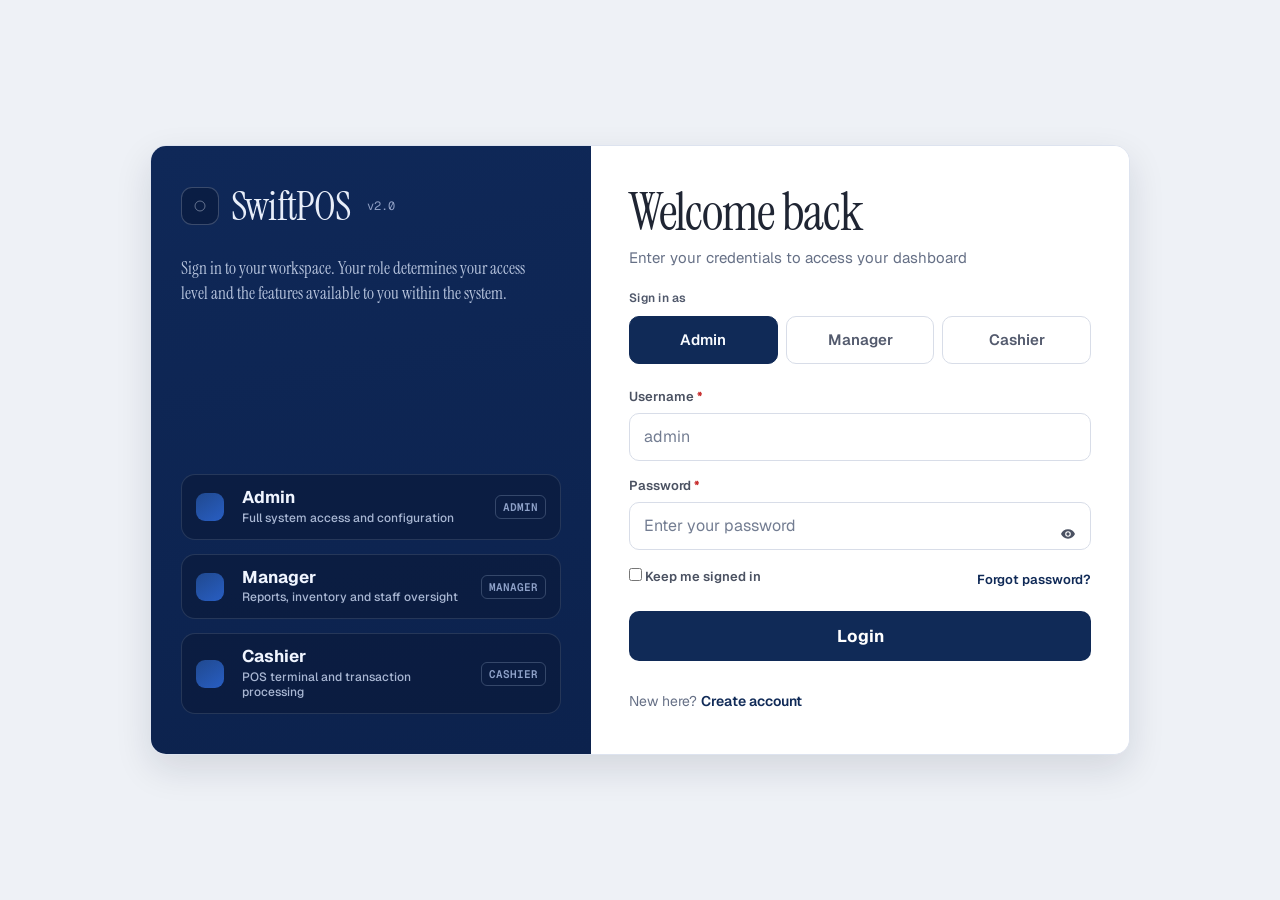
<file: login.html>
<!DOCTYPE html>
<html lang="en">
<head>
  <meta charset="UTF-8">
  <meta name="viewport" content="width=device-width, initial-scale=1.0">
  <title>Login</title>
  <link rel="preconnect" href="https://fonts.googleapis.com">
  <link rel="preconnect" href="https://fonts.gstatic.com" crossorigin>
  <link href="https://fonts.googleapis.com/css2?family=Geist:wght@400;500;600;700;800&family=Geist+Mono:wght@400;500;600;700&family=Instrument+Serif:ital@0;1&display=swap" rel="stylesheet">
  <link rel="stylesheet" href="login.css">
</head>
<body>
  <main class="login-page">
    <section class="login-shell" aria-labelledby="login-title">
      <aside class="brand-panel" aria-label="System information">
        <div class="brand-head">
          <span class="brand-icon" aria-hidden="true"></span>
          <h1 class="brand-name">SwiftPOS</h1>
          <span class="brand-version mono">v2.0</span>
        </div>
        <p class="brand-copy">
          Sign in to your workspace. Your role determines your access level and
          the features available to you within the system.
        </p>

        <div class="role-cards" aria-label="Role summary cards">
          <article class="role-card">
            <div class="role-card-icon" aria-hidden="true"></div>
            <div>
              <h3>Admin</h3>
              <p>Full system access and configuration</p>
            </div>
            <span class="role-tag mono">ADMIN</span>
          </article>
          <article class="role-card">
            <div class="role-card-icon" aria-hidden="true"></div>
            <div>
              <h3>Manager</h3>
              <p>Reports, inventory and staff oversight</p>
            </div>
            <span class="role-tag mono">MANAGER</span>
          </article>
          <article class="role-card">
            <div class="role-card-icon" aria-hidden="true"></div>
            <div>
              <h3>Cashier</h3>
              <p>POS terminal and transaction processing</p>
            </div>
            <span class="role-tag mono">CASHIER</span>
          </article>
        </div>
      </aside>

      <section class="form-panel" aria-labelledby="login-title">
        <h2 id="login-title">Welcome back</h2>
        <p class="helper-text">Enter your credentials to access your dashboard</p>

        <div class="role-block" aria-label="Sign in role options">
          <span class="role-title">Sign in as</span>
          <div class="role-tabs" role="tablist" aria-label="Role selector">
            <button type="button" class="role-tab active" role="tab" aria-selected="true">Admin</button>
            <button type="button" class="role-tab" role="tab" aria-selected="false">Manager</button>
            <button type="button" class="role-tab" role="tab" aria-selected="false">Cashier</button>
          </div>
        </div>

        <form class="login-card" id="login-form" novalidate>
          <label for="username">Username <span class="required-mark" aria-hidden="true">*</span></label>
          <input id="username" name="username" type="text" placeholder="admin" autocomplete="username" required>

          <label for="password">Password <span class="required-mark" aria-hidden="true">*</span></label>
          <div class="password-field">
            <input id="password" name="password" type="password" placeholder="Enter your password" autocomplete="current-password" required>
            <button type="button" class="password-toggle" data-password-toggle="password" aria-label="Show password" aria-pressed="false">
              <svg class="eye-open" viewBox="0 0 24 24" aria-hidden="true" focusable="false">
                <path d="M12 5C7 5 3.2 8.1 1.5 12c1.7 3.9 5.5 7 10.5 7s8.8-3.1 10.5-7C20.8 8.1 17 5 12 5Zm0 11.2A4.2 4.2 0 1 1 12 7.8a4.2 4.2 0 0 1 0 8.4Zm0-6.7a2.5 2.5 0 1 0 0 5a2.5 2.5 0 0 0 0-5Z"></path>
              </svg>
              <svg class="eye-closed" viewBox="0 0 24 24" aria-hidden="true" focusable="false">
                <path d="M2.7 4.1 1.6 5.2l3.1 3.1C3.3 9.4 2.2 10.7 1.5 12c1.7 3.9 5.5 7 10.5 7 2.1 0 4-.5 5.7-1.4l3 3L21.8 19 2.7 4.1Zm9.3 12.1A4.2 4.2 0 0 1 7.8 12c0-.6.1-1.1.3-1.6l5.5 5.5c-.5.2-1 .3-1.6.3Zm0-8.4c2.3 0 4.2 1.9 4.2 4.2 0 .6-.1 1.1-.3 1.6l2.5 2.5c1.7-1 3-2.5 4-4.1-1.7-3-5-5.2-8.9-5.2-1 0-1.9.1-2.8.4l2.1 2.1c.4-.1.8-.2 1.2-.2Z"></path>
              </svg>
            </button>
          </div>

          <div class="card-footer">
            <label class="remember-row" for="remember">
              <input id="remember" name="remember" type="checkbox">
              <span>Keep me signed in</span>
            </label>
            <a href="forgot-password.html" class="forgot-link">Forgot password?</a>
          </div>

          <button type="submit" class="login-btn" id="login-btn">Login</button>
          <p class="status-text" id="login-status" role="status" aria-live="polite"></p>
          <p class="switch-link">New here? <a href="register.html">Create account</a></p>
        </form>
      </section>
    </section>
  </main>
  <script src="app-config.js"></script>
  <script src="login.js"></script>
</body>
</html>
</file>
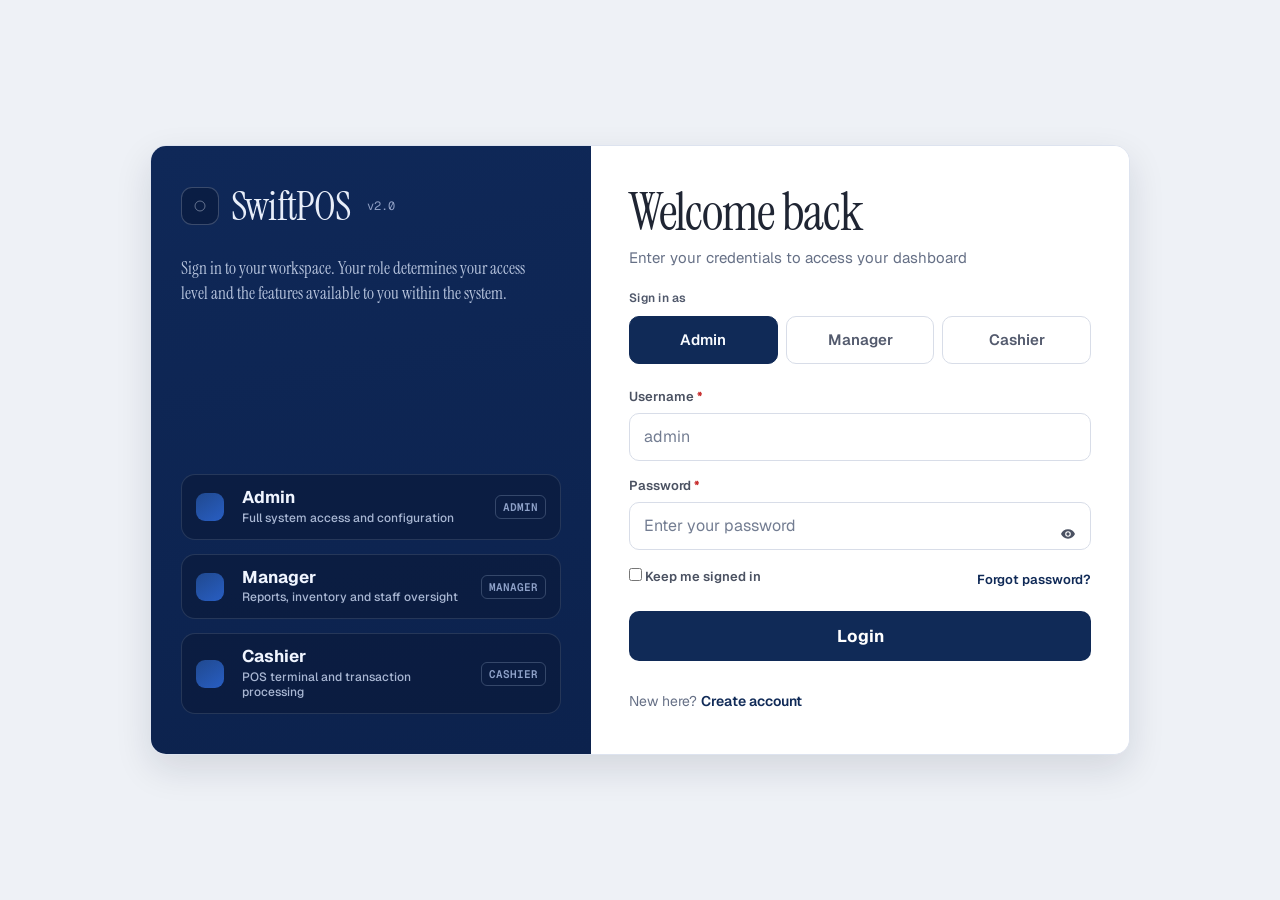
<file: pos.html>
<!DOCTYPE html>
<html lang="en">
<head>
<meta charset="UTF-8"/>
<meta name="viewport" content="width=device-width, initial-scale=1.0"/>
<title>SwiftPOS — POS Cashier</title>
<link rel="preconnect" href="https://fonts.googleapis.com"/>
<link href="https://fonts.googleapis.com/css2?family=Instrument+Serif:ital@0;1&family=Geist:wght@300;400;500;600&family=Geist+Mono:wght@400;500&display=swap" rel="stylesheet"/>
<style>
*,*::before,*::after{box-sizing:border-box;margin:0;padding:0;}
:root{
  --navy:#0f1f3d;
  --navy-light:#1a3260;
  --navy-faint:#eef1f8;
  --navy-muted:#d0d8ea;
  --accent:#1e40af;
  --accent-bright:#4e80ee;
  --text:#111827;
  --text-muted:#6b7280;
  --text-light:#9ca3af;
  --border:#e5e7eb;
  --surface:#ffffff;
  --bg:#f4f6fb;
  --success:#059669;
  --success-bg:#d1fae5;
  --warn:#d97706;
  --warn-bg:#fef3c7;
  --danger:#dc2626;
  --danger-bg:#fee2e2;
  --sidebar-w:228px;
  --topbar-h:64px;
  --radius:8px;
  --radius-lg:14px;
}
body{font-family:'Geist',sans-serif;background:var(--bg);color:var(--text);font-size:14px;line-height:1.5;height:100vh;overflow:hidden;}
h1,h2,h3{font-family:'Instrument Serif',serif;font-weight:400;line-height:1.2;}

/* ======== SIDEBAR ======== */
.sidebar{position:fixed;top:0;left:0;bottom:0;width:var(--sidebar-w);background:var(--navy);display:flex;flex-direction:column;z-index:200;}
.sidebar-logo{padding:0 1.5rem;height:var(--topbar-h);display:flex;align-items:center;gap:10px;border-bottom:1px solid rgba(255,255,255,0.07);flex-shrink:0;}
.logo-mark{width:32px;height:32px;background:rgba(255,255,255,0.1);border:1px solid rgba(255,255,255,0.15);border-radius:8px;display:flex;align-items:center;justify-content:center;font-size:14px;flex-shrink:0;}
.logo-text{font-family:'Instrument Serif',serif;font-size:18px;color:#fff;}
.logo-ver{font-size:9px;color:rgba(255,255,255,0.25);font-family:'Geist Mono',monospace;margin-left:2px;}
.menu-toggle{display:none;margin-left:auto;width:32px;height:32px;border:1px solid rgba(255,255,255,0.2);border-radius:8px;background:rgba(255,255,255,0.08);color:#fff;cursor:pointer;flex-direction:column;align-items:center;justify-content:center;gap:4px;}
.menu-toggle span{width:15px;height:2px;border-radius:2px;background:#fff;transition:transform 180ms ease,opacity 180ms ease;}
.sidebar-body{flex:1;padding:1rem 0;overflow-y:auto;}
.sidebar-body::-webkit-scrollbar{display:none;}
.nav-group-label{font-size:9px;letter-spacing:0.1em;text-transform:uppercase;color:rgba(255,255,255,0.25);padding:0.85rem 1.5rem 0.35rem;font-family:'Geist Mono',monospace;}
.nav-item{display:flex;align-items:center;gap:10px;padding:0.6rem 1.5rem;color:rgba(255,255,255,0.5);cursor:pointer;transition:all 0.15s;font-size:13px;border-left:2px solid transparent;}
.nav-item:hover{color:rgba(255,255,255,0.85);background:rgba(255,255,255,0.05);}
.nav-item.active{color:#fff;background:rgba(255,255,255,0.09);border-left-color:#fff;}
.nav-item .ni{width:18px;text-align:center;font-size:13px;flex-shrink:0;}
.nav-badge{margin-left:auto;background:var(--warn);color:#fff;font-size:9px;font-weight:600;padding:2px 6px;border-radius:10px;font-family:'Geist Mono',monospace;}
.sidebar-footer{padding:1rem 1.5rem;border-top:1px solid rgba(255,255,255,0.07);flex-shrink:0;}
.user-row{display:flex;align-items:center;gap:10px;}
.user-avatar{width:32px;height:32px;border-radius:50%;background:rgba(255,255,255,0.12);display:flex;align-items:center;justify-content:center;font-size:11px;font-weight:600;color:#fff;flex-shrink:0;}
.user-info{flex:1;min-width:0;}
.user-name{font-size:12px;font-weight:500;color:#fff;}
.user-role{font-size:10px;color:rgba(255,255,255,0.35);}
.logout{background:none;border:none;color:rgba(255,255,255,0.3);cursor:pointer;font-size:16px;padding:4px;transition:color 0.15s;}
.logout:hover{color:rgba(255,255,255,0.8);}

/* ======== TOPBAR ======== */
.topbar{position:fixed;top:0;left:var(--sidebar-w);right:0;height:var(--topbar-h);background:var(--surface);border-bottom:1px solid var(--border);display:flex;align-items:center;justify-content:space-between;padding:0 1.5rem;z-index:100;}
.topbar-left{display:flex;align-items:center;gap:1rem;}
.topbar-left h2{font-size:19px;}
.topbar-divider{width:1px;height:24px;background:var(--border);}
.session-info{display:flex;align-items:center;gap:6px;font-size:12px;color:var(--text-muted);}
.session-dot{width:7px;height:7px;border-radius:50%;background:var(--success);animation:pulse 2s infinite;}
@keyframes pulse{0%,100%{opacity:1;}50%{opacity:0.4;}}
.topbar-right{display:flex;align-items:center;gap:10px;}
.topbar-btn{padding:0.45rem 0.9rem;border:1px solid var(--border);border-radius:var(--radius);background:var(--surface);color:var(--text);font-size:12px;font-weight:500;cursor:pointer;font-family:'Geist',sans-serif;transition:all 0.15s;display:flex;align-items:center;gap:5px;}
.topbar-btn:hover{border-color:var(--navy);color:var(--navy);}
.txn-counter{font-family:'Geist Mono',monospace;font-size:12px;color:var(--text-muted);background:var(--bg);border:1px solid var(--border);padding:0.4rem 0.8rem;border-radius:var(--radius);}

/* ======== LAYOUT ======== */
.main{margin-left:var(--sidebar-w);padding-top:var(--topbar-h);height:100vh;display:flex;flex-direction:column;overflow:hidden;}
.pos-body{flex:1;min-height:0;display:grid;grid-template-columns:minmax(0,1fr) 340px;overflow:hidden;}

/* ======== LEFT: PRODUCTS ======== */
.products-panel{display:flex;flex-direction:column;border-right:1px solid var(--border);overflow:hidden;}
.products-toolbar{padding:1rem 1.5rem;border-bottom:1px solid var(--border);background:var(--surface);display:flex;gap:10px;align-items:center;flex-shrink:0;flex-wrap:wrap;}
.search-wrap{flex:1;position:relative;}
.search-wrap input{width:100%;padding:0.65rem 1rem 0.65rem 2.4rem;border:1.5px solid var(--border);border-radius:var(--radius);font-size:13px;font-family:'Geist',sans-serif;outline:none;transition:border-color 0.15s;background:var(--bg);}
.search-wrap input:focus{border-color:var(--navy);background:var(--surface);}
.search-icon{position:absolute;left:0.75rem;top:50%;transform:translateY(-50%);color:var(--text-light);font-size:13px;pointer-events:none;}
.cat-tabs{display:flex;gap:4px;flex-shrink:0;overflow-x:auto;max-width:100%;padding-bottom:2px;}
.cat-tab{padding:0.5rem 0.85rem;border-radius:var(--radius);font-size:12px;font-weight:500;cursor:pointer;border:1px solid var(--border);background:var(--surface);color:var(--text-muted);transition:all 0.15s;white-space:nowrap;}
.cat-tab:hover{border-color:var(--navy);color:var(--navy);}
.cat-tab.active{background:var(--navy);color:#fff;border-color:var(--navy);}

.products-grid{flex:1;overflow-y:auto;padding:1.25rem 1.5rem;display:grid;grid-template-columns:repeat(auto-fill,minmax(150px,1fr));gap:12px;align-content:start;}
.products-grid::-webkit-scrollbar{width:4px;}
.products-grid::-webkit-scrollbar-track{background:transparent;}
.products-grid::-webkit-scrollbar-thumb{background:var(--border);border-radius:2px;}

.product-card{background:var(--surface);border:1.5px solid var(--border);border-radius:var(--radius-lg);padding:1rem 0.9rem 1.3rem;cursor:pointer;transition:all 0.15s;text-align:center;position:relative;user-select:none;min-height:148px;display:flex;flex-direction:column;align-items:center;justify-content:center;gap:4px;}
.product-card:hover{border-color:var(--navy);box-shadow:0 3px 16px rgba(15,31,61,0.1);transform:translateY(-1px);}
.product-card:active{transform:scale(0.97);}
.product-card.out-of-stock{opacity:0.45;cursor:not-allowed;}
.product-card.out-of-stock:hover{transform:none;box-shadow:none;border-color:var(--border);}
.p-emoji{font-size:30px;margin-bottom:8px;display:block;}
.p-name{font-size:12px;font-weight:500;color:var(--text);margin-bottom:2px;line-height:1.3;display:-webkit-box;line-clamp:2;-webkit-line-clamp:2;-webkit-box-orient:vertical;overflow:hidden;min-height:31px;width:100%;text-align:center;}
.p-price{font-size:13px;color:var(--navy);font-family:'Geist Mono',monospace;font-weight:500;margin-bottom:2px;}
.p-stock{font-size:10px;color:var(--text-light);width:100%;text-align:center;}
.p-stock.low{color:var(--warn);}
.p-stock.out{color:var(--danger);}
.added-flash{position:absolute;inset:0;background:rgba(15,31,61,0.08);border-radius:var(--radius-lg);opacity:0;pointer-events:none;transition:opacity 0.2s;}

/* ======== RIGHT: CART ======== */
.cart-panel{display:flex;flex-direction:column;background:var(--surface);overflow:hidden;min-height:0;}

.cart-header{padding:1rem 1.25rem;border-bottom:1px solid var(--border);display:flex;align-items:center;justify-content:space-between;flex-shrink:0;}
.cart-header-left{display:flex;align-items:center;gap:10px;}
.cart-title{font-size:15px;font-weight:500;}
.cart-count{background:var(--navy);color:#fff;font-size:10px;font-family:'Geist Mono',monospace;padding:2px 7px;border-radius:10px;}
.cart-clear{background:none;border:1px solid var(--border);border-radius:var(--radius);color:var(--text-muted);font-size:12px;cursor:pointer;padding:0.35rem 0.7rem;font-family:'Geist',sans-serif;transition:all 0.15s;}
.cart-clear:hover{border-color:var(--danger);color:var(--danger);}

/* customer selector */
.customer-bar{padding:0.75rem 1.25rem;border-bottom:1px solid var(--border);display:flex;align-items:center;gap:8px;flex-shrink:0;background:var(--bg);}
.customer-bar select{flex:1;padding:0.45rem 0.7rem;border:1px solid var(--border);border-radius:var(--radius);font-size:12px;font-family:'Geist',sans-serif;background:var(--surface);outline:none;color:var(--text);}
.customer-bar select:focus{border-color:var(--navy);}
.walk-in-badge{font-size:10px;color:var(--text-muted);white-space:nowrap;}

/* cart items */
.cart-items{flex:1;min-height:0;overflow-y:auto;padding:0.75rem 1.25rem;}
.cart-items::-webkit-scrollbar{width:3px;}
.cart-items::-webkit-scrollbar-thumb{background:var(--border);}
.cart-empty{display:flex;flex-direction:column;align-items:center;justify-content:center;height:100%;color:var(--text-light);gap:8px;padding:2rem;}
.cart-empty-icon{font-size:40px;opacity:0.4;}
.cart-empty-text{font-size:13px;}
.cart-empty-hint{font-size:11px;color:var(--text-light);}

.cart-item{display:flex;align-items:center;gap:10px;padding:0.65rem 0;border-bottom:1px solid var(--border);animation:slideIn 0.2s ease both;}
@keyframes slideIn{from{opacity:0;transform:translateX(10px);}to{opacity:1;transform:translateX(0);}}
.cart-item:last-child{border-bottom:none;}
.ci-emoji{font-size:18px;flex-shrink:0;width:28px;text-align:center;}
.ci-info{flex:1;min-width:0;}
.ci-name{font-size:12px;font-weight:500;white-space:nowrap;overflow:hidden;text-overflow:ellipsis;}
.ci-unit{font-size:10px;color:var(--text-muted);font-family:'Geist Mono',monospace;}
.ci-qty{display:flex;align-items:center;gap:5px;flex-shrink:0;}
.qty-btn{width:22px;height:22px;border:1px solid var(--border);border-radius:5px;background:none;cursor:pointer;font-size:13px;display:flex;align-items:center;justify-content:center;color:var(--text-muted);transition:all 0.12s;line-height:1;}
.qty-btn:hover{border-color:var(--navy);color:var(--navy);background:var(--navy-faint);}
.qty-num{font-size:13px;font-family:'Geist Mono',monospace;width:22px;text-align:center;font-weight:500;}
.ci-total{font-family:'Geist Mono',monospace;font-size:12px;font-weight:500;min-width:68px;text-align:right;flex-shrink:0;}
.ci-del{background:none;border:none;color:var(--text-light);cursor:pointer;font-size:13px;padding:3px;transition:color 0.12s;flex-shrink:0;line-height:1;}
.ci-del:hover{color:var(--danger);}

/* totals */
.cart-totals{padding:0.9rem 1.25rem;border-top:1px solid var(--border);flex-shrink:0;}
.total-row{display:flex;justify-content:space-between;align-items:center;font-size:12px;color:var(--text-muted);margin-bottom:6px;}
.total-row span:last-child{font-family:'Geist Mono',monospace;color:var(--text);}
.total-row.discount span:last-child{color:var(--success);}
.total-divider{height:1px;background:var(--border);margin:8px 0;}
.total-row.grand{font-size:16px;font-weight:600;color:var(--text);margin-bottom:0;}
.total-row.grand span:last-child{font-family:'Geist Mono',monospace;font-size:17px;}

/* discount input */
.discount-row{display:flex;align-items:center;gap:8px;margin-bottom:8px;}
.discount-row label{font-size:12px;color:var(--text-muted);flex-shrink:0;}
.discount-input{flex:1;padding:0.35rem 0.6rem;border:1px solid var(--border);border-radius:var(--radius);font-size:12px;font-family:'Geist Mono',monospace;outline:none;text-align:right;}
.discount-input:focus{border-color:var(--navy);}
.discount-type{padding:0.35rem 0.5rem;border:1px solid var(--border);border-radius:var(--radius);font-size:11px;font-family:'Geist',sans-serif;background:var(--surface);outline:none;cursor:pointer;}

/* payment method */
.payment-section{padding:0.75rem 1rem;border-top:1px solid var(--border);flex-shrink:0;max-height:38vh;overflow-y:auto;overflow-x:hidden;}
.payment-section::-webkit-scrollbar{width:4px;}
.payment-section::-webkit-scrollbar-thumb{background:var(--border);border-radius:2px;}
.payment-label{font-size:11px;color:var(--text-muted);text-transform:uppercase;letter-spacing:0.05em;margin-bottom:8px;font-weight:500;}
.payment-methods{display:grid;grid-template-columns:repeat(3,1fr);gap:5px;margin-bottom:8px;}
.pay-method{padding:0.5rem 0.4rem;border:1.5px solid var(--border);border-radius:var(--radius);font-size:10px;font-weight:500;cursor:pointer;font-family:'Geist',sans-serif;transition:all 0.15s;text-align:center;background:var(--bg);}
.pay-method:hover{border-color:var(--navy-muted);}
.pay-method.active{border-color:var(--navy);background:var(--navy-faint);color:var(--navy);}
.pay-method-icon{display:block;font-size:14px;margin-bottom:2px;}

/* cash tendered */
.cash-tender{display:flex;align-items:center;gap:8px;flex-wrap:wrap;margin-bottom:10px;animation:fadeIn 0.2s ease;}
@keyframes fadeIn{from{opacity:0;}to{opacity:1;}}
.cash-tender label{font-size:12px;color:var(--text-muted);flex-shrink:0;white-space:nowrap;}
.cash-tender input{flex:1;padding:0.5rem 0.75rem;border:1.5px solid var(--border);border-radius:var(--radius);font-size:13px;font-family:'Geist Mono',monospace;outline:none;}
.cash-tender input:focus{border-color:var(--navy);}
.change-display{display:block;flex:1 1 100%;font-size:12px;color:var(--success);font-family:'Geist Mono',monospace;font-weight:500;white-space:normal;text-align:right;line-height:1.35;}

/* checkout btn */
.checkout-btn{width:100%;padding:0.78rem;background:var(--navy);color:#fff;border:none;border-radius:var(--radius);font-size:13px;font-weight:500;cursor:pointer;font-family:'Geist',sans-serif;transition:all 0.2s;letter-spacing:0.01em;position:relative;overflow:hidden;}
.checkout-btn:hover{background:var(--navy-light);}
.checkout-btn:active{transform:scale(0.99);}
.checkout-btn:disabled{opacity:0.4;cursor:not-allowed;}

/* ======== MODAL ======== */
.modal-overlay{position:fixed;inset:0;background:rgba(0,0,0,0.45);display:none;align-items:center;justify-content:center;z-index:500;padding:1rem;}
.modal-overlay.open{display:flex;}
.modal{background:var(--surface);border-radius:var(--radius-lg);width:100%;max-width:420px;position:relative;animation:modalIn 0.25s ease both;overflow:hidden;}
@keyframes modalIn{from{opacity:0;transform:scale(0.95);}to{opacity:1;transform:scale(1);}}
.modal-top{padding:1.5rem 1.5rem 0;}
.modal-top h3{font-size:22px;margin-bottom:4px;}
.modal-top p{font-size:13px;color:var(--text-muted);}
.modal-close{position:absolute;top:1rem;right:1rem;background:var(--bg);border:1px solid var(--border);border-radius:50%;width:28px;height:28px;display:flex;align-items:center;justify-content:center;cursor:pointer;font-size:13px;color:var(--text-muted);transition:all 0.15s;}
.modal-close:hover{background:var(--border);color:var(--text);}
.receipt-body{padding:1.25rem 1.5rem;}
.receipt-store{text-align:center;padding-bottom:1rem;border-bottom:1px dashed var(--border);margin-bottom:1rem;}
.receipt-store-name{font-family:'Instrument Serif',serif;font-size:20px;margin-bottom:4px;}
.receipt-meta{font-size:11px;color:var(--text-muted);font-family:'Geist Mono',monospace;line-height:1.8;}
.receipt-items{margin-bottom:1rem;}
.receipt-line{display:flex;justify-content:space-between;font-size:12px;padding:4px 0;border-bottom:1px solid var(--bg);}
.receipt-line:last-child{border-bottom:none;}
.receipt-line span:last-child{font-family:'Geist Mono',monospace;}
.receipt-totals{border-top:1px dashed var(--border);padding-top:0.75rem;}
.rt-row{display:flex;justify-content:space-between;font-size:12px;margin-bottom:5px;color:var(--text-muted);}
.rt-row span:last-child{font-family:'Geist Mono',monospace;color:var(--text);}
.rt-row.grand{font-size:15px;font-weight:600;color:var(--text);margin-top:8px;padding-top:8px;border-top:1px solid var(--border);}
.receipt-footer{text-align:center;padding:0.75rem 1.5rem 1.5rem;font-size:11px;color:var(--text-light);}
.modal-actions{display:flex;gap:8px;padding:0 1.5rem 1.5rem;}
.btn-outline{flex:1;padding:0.7rem;border:1px solid var(--border);border-radius:var(--radius);background:none;font-size:13px;font-weight:500;cursor:pointer;font-family:'Geist',sans-serif;color:var(--text);transition:all 0.15s;}
.btn-outline:hover{border-color:var(--navy);color:var(--navy);}
.btn-navy-sm{flex:1;padding:0.7rem;border:none;border-radius:var(--radius);background:var(--navy);color:#fff;font-size:13px;font-weight:500;cursor:pointer;font-family:'Geist',sans-serif;transition:background 0.15s;}
.btn-navy-sm:hover{background:var(--navy-light);}
.modal-link-btn{border:none;background:none;color:var(--navy);font-size:12px;font-weight:600;cursor:pointer;font-family:'Geist',sans-serif;padding:0.3rem 0.2rem;text-decoration:underline;text-underline-offset:2px;align-self:center;}
.modal-link-btn:hover{color:var(--navy-light);}

/* success modal */
.success-modal{text-align:center;padding:2.5rem 2rem;}
.success-ring{width:72px;height:72px;border-radius:50%;background:var(--success-bg);display:flex;align-items:center;justify-content:center;font-size:32px;margin:0 auto 1.25rem;}
.success-modal h3{font-size:26px;margin-bottom:0.5rem;}
.success-modal p{font-size:13px;color:var(--text-muted);margin-bottom:1.5rem;}
.success-amount{font-family:'Instrument Serif',serif;font-size:36px;color:var(--navy);margin-bottom:0.25rem;}
.success-change{font-size:14px;color:var(--success);font-family:'Geist Mono',monospace;}
.btn-new-sale{width:100%;padding:0.875rem;background:var(--navy);color:#fff;border:none;border-radius:var(--radius);font-size:14px;font-weight:500;cursor:pointer;font-family:'Geist',sans-serif;transition:background 0.15s;}
.btn-new-sale:hover{background:var(--navy-light);}

/* toast */
.toast{position:fixed;bottom:1.5rem;left:50%;transform:translateX(-50%) translateY(60px);background:var(--navy);color:#fff;padding:0.65rem 1.1rem;border-radius:var(--radius);font-size:12px;z-index:999;opacity:0;transition:all 0.25s;pointer-events:none;white-space:nowrap;}
.toast.show{transform:translateX(-50%) translateY(0);opacity:1;}

@media (max-width: 1200px) {
  .pos-body { grid-template-columns: minmax(0, 1fr) 315px; }
  .products-grid { grid-template-columns: repeat(auto-fill, minmax(140px, 1fr)); }
}

@media (max-width: 980px) {
  body { overflow: auto; }
  .sidebar { position: static; width: 100%; }
  .menu-toggle { display: inline-flex; }
  .sidebar-body {
    display: block;
    max-height: 0;
    opacity: 0;
    overflow: hidden;
    padding: 0 0.75rem;
    transition: max-height 220ms ease, opacity 180ms ease, padding 180ms ease;
  }
  .sidebar.mobile-open .sidebar-body { max-height: 520px; opacity: 1; padding: 0.6rem 0.75rem 0.75rem; }
  .nav-group-label { display: block; padding: 0.65rem 0.2rem 0.3rem; }
  .nav-item {
    border-left: 0;
    border-radius: var(--radius);
    padding: 0.5rem 0.75rem;
    margin-bottom: 4px;
  }
  .nav-item.active { border-left: 0; }
  .sidebar-footer {
    display: block;
    max-height: 0;
    opacity: 0;
    overflow: hidden;
    padding: 0 0.75rem;
    border-top: 0;
    border-bottom: 1px solid rgba(255,255,255,0.08);
    transition: max-height 220ms ease, opacity 180ms ease, padding 180ms ease;
  }
  .sidebar.mobile-open .sidebar-footer { max-height: 92px; opacity: 1; padding: 0.6rem 0.75rem; }
  .sidebar-footer .user-row { justify-content: flex-end; }
  .sidebar.mobile-open .menu-toggle span:nth-child(1) { transform: translateY(6px) rotate(45deg); }
  .sidebar.mobile-open .menu-toggle span:nth-child(2) { opacity: 0; }
  .sidebar.mobile-open .menu-toggle span:nth-child(3) { transform: translateY(-6px) rotate(-45deg); }

  .topbar,
  .main {
    margin-left: 0;
    left: 0;
    position: static;
  }

  .topbar {
    height: auto;
    padding: 0.85rem 1rem;
    gap: 10px;
    flex-wrap: wrap;
  }

  .topbar-left,
  .topbar-right {
    width: 100%;
    flex-wrap: wrap;
  }

  .main { height: auto; min-height: 100vh; }
  .pos-body { grid-template-columns: 1fr; overflow: visible; }
  .products-panel { min-height: 58vh; }
  .cart-panel { border-top: 1px solid var(--border); min-height: 42vh; }
}

@media (max-width: 640px) {
  .topbar-left h2 {
    font-size: 18px;
  }

  .topbar-divider,
  .session-info {
    display: none;
  }

  .topbar-right {
    gap: 6px;
  }

  .topbar-btn {
    flex: 1 1 auto;
    justify-content: center;
  }

  .products-toolbar {
    padding: 0.85rem 1rem;
  }

  .products-grid {
    padding: 1rem;
    grid-template-columns: repeat(auto-fill, minmax(132px, 1fr));
  }

  .payment-methods {
    grid-template-columns: repeat(2, 1fr);
  }
}
</style>
</head>
<body>

<!-- SIDEBAR -->
<aside class="sidebar">
  <div class="sidebar-logo">
    <div class="logo-mark">⬡</div>
    <div class="logo-text">SwiftPOS</div>
    <span class="logo-ver">v2.0</span>
    <button class="menu-toggle" id="mobile-menu-toggle" type="button" aria-label="Toggle menu" aria-expanded="false"><span></span><span></span><span></span></button>
  </div>
  <div class="sidebar-body">
    <div class="nav-group-label">Main</div>
    <div class="nav-item nav-item-dashboard" data-route="dashboard.html"><span class="ni">▦</span> Dashboard</div>
    <div class="nav-item active"><span class="ni">⊞</span> POS / Cashier</div>
    <div class="nav-group-label">Management</div>
    <div class="nav-item" data-route="products.html"><span class="ni">◫</span> Products</div>
    <div class="nav-item" data-route="inventory.html"><span class="ni">⊟</span> Inventory <span class="nav-badge">6</span></div>
    <div class="nav-item" data-route="customers.html"><span class="ni">◯</span> Customers</div>
    <div class="nav-group-label">Analytics</div>
    <div class="nav-item" data-route="reports.html"><span class="ni">▤</span> Reports</div>
  </div>
  <div class="sidebar-footer">
    <div class="user-row">
      <div class="user-avatar">CS</div>
      <div class="user-info">
        <div class="user-name">Ama Darko</div>
        <div class="user-role">Cashier</div>
      </div>
      <button class="logout">↩</button>
    </div>
  </div>
</aside>

<!-- TOPBAR -->
<header class="topbar">
  <div class="topbar-left">
    <h2>POS Terminal</h2>
    <div class="topbar-divider"></div>
    <div class="session-info"><div class="session-dot"></div> Session active · <span id="session-time">00:00:00</span></div>
    <div class="topbar-divider"></div>
    <div class="txn-counter">TXN-<span id="txn-id">00413</span></div>
  </div>
  <div class="topbar-right">
    <button class="topbar-btn" onclick="openBarcodeScanner()">⊡ Barcode Scan</button>
    <button class="topbar-btn" onclick="showToast('Shift summary opened')">⊟ End Shift</button>
  </div>
</header>

<!-- MAIN -->
<main class="main">
  <div class="pos-body">

    <!-- LEFT: PRODUCTS -->
    <div class="products-panel">
      <div class="products-toolbar">
        <div class="search-wrap">
          <span class="search-icon">⊙</span>
          <input type="text" id="search-input" placeholder="Search product name or scan barcode…" oninput="filterProducts()"/>
        </div>
        <div class="cat-tabs">
          <div class="cat-tab active" onclick="setCategory(this,'All')">All</div>
          <div class="cat-tab" onclick="setCategory(this,'Beverages')">Beverages</div>
          <div class="cat-tab" onclick="setCategory(this,'Food')">Food</div>
          <div class="cat-tab" onclick="setCategory(this,'Household')">Household</div>
          <div class="cat-tab" onclick="setCategory(this,'Personal Care')">Care</div>
        </div>
      </div>
      <div class="products-grid" id="products-grid"></div>
    </div>

    <!-- RIGHT: CART -->
    <div class="cart-panel">

      <!-- Cart header -->
      <div class="cart-header">
        <div class="cart-header-left">
          <div class="cart-title">Cart</div>
          <div class="cart-count" id="cart-count">0</div>
        </div>
        <button class="cart-clear" onclick="clearCart()">Clear all</button>
      </div>

      <!-- Customer -->
      <div class="customer-bar">
        <span style="font-size:11px;color:var(--text-muted);flex-shrink:0;">Customer</span>
        <select id="customer-select">
          <option value="">Walk-in customer</option>
          <option value="C0041">Kwame Mensah (C0041)</option>
          <option value="C0038">Abena Owusu (C0038)</option>
          <option value="C0031">Emmanuel Asante (C0031)</option>
          <option value="C0028">Efua Darko (C0028)</option>
        </select>
        <span class="walk-in-badge" id="loyalty-info"></span>
      </div>

      <!-- Items -->
      <div class="cart-items" id="cart-items">
        <div class="cart-empty" id="cart-empty">
          <div class="cart-empty-icon">🛒</div>
          <div class="cart-empty-text">Your cart is empty</div>
          <div class="cart-empty-hint">Click a product to add it here</div>
        </div>
      </div>

      <!-- Totals -->
      <div class="cart-totals">
        <div class="total-row"><span>Subtotal</span><span id="subtotal-val">GH₵ 0.00</span></div>
        <div class="total-row"><span>Tax (5%)</span><span id="tax-val">GH₵ 0.00</span></div>
        <div class="discount-row">
          <label>Discount</label>
          <input class="discount-input" type="number" id="discount-val" min="0" placeholder="0" oninput="recalc()"/>
          <select class="discount-type" id="discount-type" onchange="recalc()">
            <option value="pct">%</option>
            <option value="flat">GH₵</option>
          </select>
          <span style="font-size:12px;color:var(--success);font-family:'Geist Mono',monospace;min-width:60px;text-align:right;" id="discount-display">—</span>
        </div>
        <div class="total-divider"></div>
        <div class="total-row grand"><span>Total</span><span id="total-val">GH₵ 0.00</span></div>
      </div>

      <!-- Payment -->
      <div class="payment-section">
        <div class="payment-label">Payment Method</div>
        <div class="payment-methods">
          <div class="pay-method active" onclick="setPayment(this,'Cash')"><span class="pay-method-icon">💵</span>Cash</div>
          <div class="pay-method" onclick="setPayment(this,'MoMo')"><span class="pay-method-icon">📱</span>Mobile Money</div>
          <div class="pay-method" onclick="setPayment(this,'Card')"><span class="pay-method-icon">💳</span>Card</div>
          <div class="pay-method" onclick="setPayment(this,'Split')"><span class="pay-method-icon">⇌</span>Split</div>
          <div class="pay-method" onclick="setPayment(this,'Credit')"><span class="pay-method-icon">📋</span>Credit</div>
          <div class="pay-method" onclick="setPayment(this,'Voucher')"><span class="pay-method-icon">🏷</span>Voucher</div>
        </div>
        <div class="cash-tender" id="cash-tender-row">
          <label>Tendered</label>
          <input type="number" id="tendered-input" placeholder="0.00" oninput="calcChange()" min="0"/>
          <span class="change-display" id="change-display">Change: GH₵ 0.00</span>
        </div>
        <button class="checkout-btn" id="checkout-btn" onclick="openCheckout()" disabled>
          Proceed to Checkout →
        </button>
      </div>
    </div>
  </div>
</main>

<!-- RECEIPT MODAL -->
<div class="modal-overlay" id="modal-receipt">
  <div class="modal">
    <button class="modal-close" onclick="closeModal('modal-receipt')">✕</button>
    <div class="modal-top">
      <h3>Confirm Sale</h3>
      <p>Review the receipt before processing payment</p>
    </div>
    <div id="receipt-printable" class="receipt-body">
      <div class="receipt-store">
        <div class="receipt-store-name">SwiftPOS Store</div>
        <div class="receipt-meta">
          <div id="r-txn">TXN-00413</div>
          <div id="r-date"></div>
          <div id="r-cashier">Cashier: Ama Darko</div>
          <div id="r-customer">Customer: Walk-in</div>
          <div id="r-payment">Payment: Cash</div>
        </div>
      </div>
      <div class="receipt-items" id="r-items"></div>
      <div class="receipt-totals">
        <div class="rt-row"><span>Subtotal</span><span id="r-sub"></span></div>
        <div class="rt-row"><span>Tax (5%)</span><span id="r-tax"></span></div>
        <div class="rt-row"><span>Discount</span><span id="r-disc">—</span></div>
        <div class="rt-row grand"><span>Total</span><span id="r-total"></span></div>
      </div>
    </div>
    <div class="receipt-footer">Thank you for shopping with us!</div>
    <div class="modal-actions">
      <button class="modal-link-btn" type="button" onclick="printCheckoutReceipt()">Print Receipt</button>
      <button class="btn-outline" onclick="closeModal('modal-receipt')">Cancel</button>
      <button class="btn-navy-sm" onclick="confirmSale()">Confirm &amp; Complete →</button>
    </div>
  </div>
</div>

<!-- SUCCESS MODAL -->
<div class="modal-overlay" id="modal-success">
  <div class="modal">
    <div class="success-modal">
      <div class="success-ring">✓</div>
      <h3>Sale Complete!</h3>
      <p>Transaction processed successfully</p>
      <div class="success-amount" id="s-total">GH₵ 0.00</div>
      <div class="success-change" id="s-change"></div>
      <br/>
      <button class="btn-new-sale" onclick="newSale()">+ Start New Sale</button>
    </div>
  </div>
</div>

<!-- BARCODE SCANNER MODAL -->
<div class="modal-overlay" id="modal-barcode">
  <div class="modal">
    <button class="modal-close" onclick="closeBarcodeScanner()">✕</button>
    <div class="modal-top">
      <h3>Scan Barcode</h3>
      <p>Scan or enter a product barcode</p>
    </div>
    <div class="receipt-body">
      <div style="margin-bottom: 1.5rem;">
        <label style="display: block; font-size: 12px; color: var(--text-muted); margin-bottom: 0.5rem; font-weight: 500;">Barcode</label>
        <input type="text" id="barcode-input" placeholder="Scan or type barcode…" style="width: 100%; padding: 0.75rem; border: 1.5px solid var(--border); border-radius: var(--radius); font-size: 14px; font-family: 'Geist Mono', monospace; outline: none;" autofocus/>
      </div>
      <div id="barcode-result" style="display: none; padding: 1rem; background: var(--bg); border-radius: var(--radius); margin-bottom: 1rem;">
        <div style="display: flex; align-items: center; gap: 12px;">
          <div style="font-size: 28px;" id="result-emoji"></div>
          <div style="flex: 1; min-width: 0;">
            <div style="font-size: 14px; font-weight: 500; color: var(--text); margin-bottom: 3px;" id="result-name"></div>
            <div style="font-size: 12px; color: var(--text-muted); margin-bottom: 3px;">
              SKU: <span style="font-family: 'Geist Mono', monospace; color: var(--text);" id="result-sku"></span>
            </div>
            <div style="font-size: 13px; color: var(--navy); font-weight: 500; font-family: 'Geist Mono', monospace;" id="result-price"></div>
          </div>
        </div>
      </div>
      <div id="barcode-message" style="text-align: center; padding: 1rem; color: var(--text-light); font-size: 12px; display: none;">
        <div style="margin-bottom: 0.5rem;">No product found</div>
        <div style="font-size: 11px;">Try scanning again or enter a valid barcode</div>
      </div>
    </div>
    <div class="modal-actions">
      <button class="btn-outline" onclick="closeBarcodeScanner()">Cancel</button>
      <button class="btn-navy-sm" id="add-scanned-btn" style="display: none;" onclick="addScannedProduct()">Add to Cart →</button>
    </div>
  </div>
</div>

<!-- PAYMENT CONFIRMATION MODAL (replaces window.confirm) -->
<div class="modal-overlay" id="modal-payment-confirm">
  <div class="modal">
    <div class="modal-top">
      <h3>Complete Payment</h3>
    </div>
    <div class="receipt-body" style="padding: 1.5rem;">
      <p style="margin-bottom: 1rem; color: var(--text-muted); line-height: 1.6;">
        A Paystack payment page has opened in a new tab. Please complete the payment there.
      </p>
      <p style="margin-bottom: 1.5rem; font-weight: 500; color: var(--text);">
        Click <strong>OK</strong> once you've completed payment successfully.
      </p>
    </div>
    <div class="modal-actions">
      <button class="btn-outline" id="btn-payment-cancel">Cancel Payment</button>
      <button class="btn-navy-sm" id="btn-payment-ok">✓ Payment Complete</button>
    </div>
  </div>
</div>

<!-- VERIFICATION STATUS MODAL (replaces window.confirm for pending/failed status) -->
<div class="modal-overlay" id="modal-verify-status">
  <div class="modal">
    <div class="modal-top">
      <h3>Payment Verification</h3>
    </div>
    <div class="receipt-body" style="padding: 1.5rem;">
      <p style="margin-bottom: 1rem; color: var(--warn); font-weight: 500;" id="verify-status-text">
        Payment status: pending
      </p>
      <p style="margin-bottom: 1.5rem; color: var(--text-muted); line-height: 1.6;">
        If you have already completed payment on the Paystack page, you can click <strong>OK to proceed</strong>. The system will record your sale with the payment reference for manual verification if needed.
      </p>
      <p style="margin-bottom: 1rem; font-size: 12px; color: var(--text-light);">
        Alternatively, click <strong>Cancel</strong> to try the payment process again in a few seconds.
      </p>
    </div>
    <div class="modal-actions">
      <button class="btn-outline" id="btn-verify-cancel">Cancel & Retry</button>
      <button class="btn-navy-sm" id="btn-verify-ok">✓ Proceed with Pending Status</button>
    </div>
  </div>
</div>

<div class="toast" id="toast"></div>

<script src="app-config.js"></script>
<script>
const { API_BASE_URL, ACCESS_TOKEN_KEY, REFRESH_TOKEN_KEY, USER_ROLE_KEY, USER_NAME_KEY } = window.POS_CONFIG;

let PRODUCTS = [];
let CUSTOMERS = [];
let cart = {};
let currentCat = 'All';
let selectedPayment = 'Cash';
let txnNum = 413;
let currentUser = { name: '', role: '' };

// ===== AUTH & API HELPERS =====

async function apiCall(method, endpoint, body = null) {
  const url = `${API_BASE_URL}${endpoint}`;
  const token = localStorage.getItem(ACCESS_TOKEN_KEY);
  
  if (!token) {
    showToast('Not authenticated - redirecting to login');
    clearAuthAndRedirectToLogin();
    return null;
  }

  const options = {
    method,
    headers: {
      'Authorization': `Bearer ${token}`,
      'Content-Type': 'application/json',
    },
  };
  if (body) options.body = JSON.stringify(body);

  try {
    const resp = await fetch(url, options);
    if (resp.status === 401) {
      console.error(`Unauthorized (401) accessing ${endpoint} - token may be expired`);
      showToast('Session expired - please login again');
      clearAuthAndRedirectToLogin();
      return null;
    }
    if (resp.status === 403) {
      const errorText = await resp.text();
      console.error(`Forbidden (403) accessing ${endpoint}:`, errorText);
      showToast('You do not have permission to access this resource');
      return null;
    }
    if (!resp.ok) {
      const errorText = await resp.text();
      let detail = '';
      let fieldErrors = {};
      try {
        const parsed = JSON.parse(errorText);
        detail = parsed.detail || '';
        // Extract field-specific validation errors
        if (parsed.payment_reference) {
          fieldErrors.payment_reference = Array.isArray(parsed.payment_reference) 
            ? parsed.payment_reference[0] 
            : parsed.payment_reference;
        }
      } catch (_) {
        detail = '';
      }
      console.error(`API Error ${resp.status} on ${method} ${endpoint}:`, errorText);
      const errorMsg = fieldErrors.payment_reference 
        ? `Payment Error: ${fieldErrors.payment_reference}`
        : (detail ? `Error ${resp.status}: ${detail}` : `Error ${resp.status}: ${resp.statusText}`);
      showToast(errorMsg);
      return null;
    }
    const data = await resp.json();
    return data;
  } catch (e) {
    console.error('Network error:', e);
    showToast(`Network error: ${e.message}`);
    return null;
  }
}

function clearAuthAndRedirectToLogin() {
  localStorage.removeItem(ACCESS_TOKEN_KEY);
  localStorage.removeItem(REFRESH_TOKEN_KEY);
  localStorage.removeItem(USER_ROLE_KEY);
  localStorage.removeItem(USER_NAME_KEY);
  window.location.href = 'login.html';
}

// ===== NAVIGATION =====
function initNavigation() {
  document.querySelectorAll('.nav-item[data-route]').forEach((node) => {
    node.addEventListener('click', () => {
      const route = node.getAttribute('data-route');
      if (route) {
        window.POS_UI?.showGlobalLoader?.('Opening page...');
        window.location.href = route;
      }
    });
    node.style.cursor = 'pointer';
  });

  // Logout button
  const logoutBtn = document.querySelector('.logout');
  if (logoutBtn) {
    logoutBtn.addEventListener('click', () => {
      clearAuthAndRedirectToLogin();
    });
  }
}

// ===== USER & DATA INIT =====
function initUserInfo() {
  const userName = localStorage.getItem(USER_NAME_KEY) || 'User';
  const userRole = localStorage.getItem(USER_ROLE_KEY) || 'CASHIER';
  currentUser = { name: userName, role: userRole };

  document.querySelector('.user-avatar').textContent = userName.substring(0, 2).toUpperCase();
  document.querySelector('.user-name').textContent = userName;
  document.querySelector('.user-role').textContent = userRole.charAt(0) + userRole.substring(1).toLowerCase();
}

// Emoji map for products
const emojiMap = {
  'Beverages': '🧃',
  'Food': '🍱',
  'Household': '🧹',
  'Personal Care': '🧴',
  'Other': '📦',
};

function getEmojiForCategory(catName) {
  if (!catName) return '📦';
  for (const [key, emoji] of Object.entries(emojiMap)) {
    if (catName.toLowerCase().includes(key.toLowerCase())) {
      return emoji;
    }
  }
  return '📦';
}

function toListPayload(data) {
  if (Array.isArray(data)) {
    return data;
  }
  if (data && Array.isArray(data.results)) {
    return data.results;
  }
  return null;
}

async function loadProducts() {
  showToast('Loading products...');
  const data = await apiCall('GET', '/products/items/');
  console.log('[loadProducts] API call completed, response:', data);
  if (!data) {
    console.error('Products API call returned null/empty');
    showToast('Failed to load products - check console for details');
    return;
  }

  const productList = toListPayload(data);
  if (!productList) {
    console.error('API response is not a list payload:', data);
    showToast('Invalid API response - check console');
    return;
  }

  PRODUCTS = productList.map(p => {
    const catName = p.category_name || 'Other';
    return {
      id: String(p.id),
      name: p.name,
      cat: catName,
      price: parseFloat(p.price),
      stock: Number(p.quantity || 0),
      emoji: getEmojiForCategory(catName),
    };
  });

  if (PRODUCTS.length === 0) {
    console.warn('No products returned from API');
    showToast('No products available');
  } else {
    renderProducts();
    showToast(`✓ Loaded ${PRODUCTS.length} products`);
  }
}

async function loadCustomers() {
  const data = await apiCall('GET', '/customers/');
  console.log('[loadCustomers] API call completed, response:', data);
  if (!data) {
    console.warn('No customers found or API error');
    return;
  }

  const customerList = toListPayload(data);
  if (!customerList) {
    console.warn('Customer response is not a list payload', data);
    return;
  }

  CUSTOMERS = customerList.map(c => ({
    id: c.id || c.customer_code,
    name: c.name,
    email: c.email || '',
    phone: c.phone_number || '',
    loyaltyPoints: c.loyalty_points || 0,
  }));

  // Update customer select
  const select = document.getElementById('customer-select');
  const newOptions = CUSTOMERS.map(c => 
    `<option value="${c.id}">${c.name}</option>`
  ).join('');
  select.innerHTML = '<option value="">Walk-in customer</option>' + newOptions;
  
  showToast(`Loaded ${CUSTOMERS.length} customers`);
}

async function initData() {
  console.log('[initData] Starting data loads...');
  await loadProducts();
  console.log('[initData] Products loaded, loading customers...');
  await loadCustomers();
  console.log('[initData] All data loads complete');
}

// Session timer
let sessionSec = 0;
setInterval(() => {
  sessionSec++;
  const h = String(Math.floor(sessionSec/3600)).padStart(2,'0');
  const m = String(Math.floor((sessionSec%3600)/60)).padStart(2,'0');
  const s = String(sessionSec%60).padStart(2,'0');
  document.getElementById('session-time').textContent = `${h}:${m}:${s}`;
}, 1000);

// Loyalty points display
document.getElementById('customer-select').addEventListener('change', function() {
  const customerId = this.value;
  let loyaltyStr = '';
  if (customerId) {
    const customer = CUSTOMERS.find(c => c.id == customerId);
    if (customer && customer.loyaltyPoints > 0) {
      loyaltyStr = `★ ${customer.loyaltyPoints.toLocaleString()} pts`;
    }
  }
  document.getElementById('loyalty-info').textContent = loyaltyStr;
});

function renderProducts() {
  const q = document.getElementById('search-input').value.toLowerCase();
  const grid = document.getElementById('products-grid');
  const filtered = PRODUCTS.filter(p => {
    const matchQ = p.name.toLowerCase().includes(q);
    const matchC = currentCat === 'All' || p.cat === currentCat;
    return matchQ && matchC;
  });
  if (filtered.length === 0) {
    grid.innerHTML = `<div style="grid-column:1/-1;text-align:center;padding:2rem;color:var(--text-light);font-size:13px;">No products found</div>`;
    return;
  }
  grid.innerHTML = filtered.map(p => {
    const isOut = p.stock === 0;
    const isLow = p.stock > 0 && p.stock <= 5;
    const stockLabel = isOut ? 'Out of stock' : isLow ? `Low: ${p.stock} left` : `${p.stock} in stock`;
    const stockClass = isOut ? 'out' : isLow ? 'low' : '';
    return `<div class="product-card${isOut?' out-of-stock':''}" onclick="${isOut ? "showToast('This product is out of stock')" : `addToCart('${p.id}')`}" title="${p.name}">
      <div class="added-flash" id="flash-${p.id}"></div>
      <span class="p-emoji">${p.emoji}</span>
      <div class="p-name">${p.name}</div>
      <div class="p-price">GH₵ ${p.price.toFixed(2)}</div>
      <div class="p-stock ${stockClass}">${stockLabel}</div>
    </div>`;
  }).join('');
}

function setCategory(el, cat) {
  document.querySelectorAll('.cat-tab').forEach(t => t.classList.remove('active'));
  el.classList.add('active');
  currentCat = cat;
  renderProducts();
}

function filterProducts() { renderProducts(); }

function addToCart(id) {
  const productId = String(id);
  const p = PRODUCTS.find(x => String(x.id) === productId);
  if (!p || p.stock === 0) return;
  if (cart[productId]) {
    if (cart[productId].qty >= p.stock) { showToast('Max stock reached for ' + p.name); return; }
    cart[productId].qty++;
  } else {
    cart[productId] = { ...p, qty: 1 };
  }
  // Flash effect
  const flash = document.getElementById('flash-' + productId);
  if (flash) { flash.style.opacity = '1'; setTimeout(() => flash.style.opacity = '0', 200); }
  renderCart();
}

function renderCart() {
  const keys = Object.keys(cart);
  const empty = document.getElementById('cart-empty');
  const container = document.getElementById('cart-items');
  document.getElementById('cart-count').textContent = keys.reduce((a, k) => a + cart[k].qty, 0);

  // Remove old items (keep empty div)
  container.querySelectorAll('.cart-item').forEach(e => e.remove());

  if (keys.length === 0) {
    empty.style.display = 'flex';
    document.getElementById('checkout-btn').disabled = true;
  } else {
    empty.style.display = 'none';
    document.getElementById('checkout-btn').disabled = false;
    keys.forEach(id => {
      const item = cart[id];
      const div = document.createElement('div');
      div.className = 'cart-item';
      div.id = 'ci-' + id;
      div.innerHTML = `
        <div class="ci-emoji">${item.emoji}</div>
        <div class="ci-info">
          <div class="ci-name">${item.name}</div>
          <div class="ci-unit">GH₵ ${item.price.toFixed(2)} each</div>
        </div>
        <div class="ci-qty">
          <button class="qty-btn" onclick="changeQty('${id}',-1)">−</button>
          <span class="qty-num">${item.qty}</span>
          <button class="qty-btn" onclick="changeQty('${id}',1)">+</button>
        </div>
        <div class="ci-total">GH₵ ${(item.price * item.qty).toFixed(2)}</div>
        <button class="ci-del" onclick="removeItem('${id}')">✕</button>`;
      container.appendChild(div);
    });
  }
  recalc();
}

function changeQty(id, delta) {
  const productId = String(id);
  if (!cart[productId]) return;
  cart[productId].qty += delta;
  const p = PRODUCTS.find(x => String(x.id) === productId);
  if (cart[productId].qty <= 0) delete cart[productId];
  else if (p && cart[productId].qty > p.stock) { cart[productId].qty = p.stock; showToast('Max stock reached'); }
  renderCart();
}

function removeItem(id) { delete cart[id]; renderCart(); }

function clearCart() {
  if (Object.keys(cart).length === 0) return;
  cart = {};
  renderCart();
  showToast('Cart cleared');
}

function recalc() {
  const keys = Object.keys(cart);
  const sub = keys.reduce((a, k) => a + cart[k].price * cart[k].qty, 0);
  const tax = sub * 0.05;
  const dVal = parseFloat(document.getElementById('discount-val').value) || 0;
  const dType = document.getElementById('discount-type').value;
  let discAmt = dType === 'pct' ? sub * (dVal / 100) : Math.min(dVal, sub);
  discAmt = Math.max(0, discAmt);
  const total = Math.max(0, sub + tax - discAmt);

  document.getElementById('subtotal-val').textContent = 'GH₵ ' + sub.toFixed(2);
  document.getElementById('tax-val').textContent = 'GH₵ ' + tax.toFixed(2);
  document.getElementById('discount-display').textContent = discAmt > 0 ? '− GH₵ ' + discAmt.toFixed(2) : '—';
  document.getElementById('total-val').textContent = 'GH₵ ' + total.toFixed(2);
  calcChange();
}

function setPayment(el, method) {
  if (method === 'Credit' || method === 'Voucher') {
    showToast('This payment method is not enabled yet. Use Cash, MoMo, Card, or Split.');
    return;
  }
  document.querySelectorAll('.pay-method').forEach(b => b.classList.remove('active'));
  el.classList.add('active');
  selectedPayment = method;
  document.getElementById('cash-tender-row').style.display = method === 'Cash' ? 'flex' : 'none';
  calcChange();
}

function toBackendPaymentMethod(method) {
  const mapping = {
    Cash: 'CASH',
    MoMo: 'MOBILE_MONEY',
    Card: 'CARD',
    Split: 'SPLIT',
  };
  return mapping[method] || null;
}

function shouldUseGateway(method) {
  return method === 'MoMo' || method === 'Card';
}

function paymentMethodLabel(method) {
  return method === 'Card' ? 'Card' : 'MoMo';
}

function getCashierFallbackEmail() {
  const rawName = (currentUser && currentUser.name) ? currentUser.name : 'cashier';
  const normalized = rawName.toLowerCase().replace(/[^a-z0-9]+/g, '.').replace(/^\.+|\.+$/g, '');
  return `${normalized || 'cashier'}@example.com`;
}

function isValidEmail(email) {
  const value = String(email || '').trim();
  return /^[^\s@]+@[^\s@]+\.[^\s@]+$/.test(value);
}

function getSelectedCustomer() {
  const selectedId = document.getElementById('customer-select').value;
  if (!selectedId) {
    return null;
  }
  return CUSTOMERS.find(c => String(c.id) === String(selectedId)) || null;
}

function getPaymentContactEmail() {
  const customer = getSelectedCustomer();
  if (customer && customer.email && isValidEmail(customer.email)) {
    return customer.email;
  }
  const fallback = getCashierFallbackEmail();
  return isValidEmail(fallback) ? fallback : 'pos.test@example.com';
}

function getPaymentContactPhone() {
  const customer = getSelectedCustomer();
  if (customer && customer.phone) {
    return customer.phone;
  }
  return '';
}

async function initializeElectronicPayment(amount, method) {
  const backendMethod = toBackendPaymentMethod(method);
  if (!backendMethod) {
    throw new Error('Unsupported gateway payment method.');
  }

  const payload = {
    amount: Number(amount.toFixed(2)),
    payment_method: backendMethod,
    email: getPaymentContactEmail(),
    currency: 'GHS',
  };
  if (method === 'MoMo') {
    payload.phone_number = getPaymentContactPhone();
  }
  return apiCall('POST', '/payments/paystack/initialize/', payload);
}

async function verifyElectronicPayment(reference) {
  return apiCall('POST', '/payments/paystack/verify/', { reference });
}

function wait(ms) {
  return new Promise((resolve) => setTimeout(resolve, ms));
}

function isTerminalFailedGatewayStatus(status) {
  const value = String(status || '').trim().toLowerCase();
  return ['failed', 'abandoned', 'reversed', 'cancelled', 'expired'].includes(value);
}

async function verifyElectronicPaymentWithRetry(reference, method, maxAttempts = 30, delayMs = 3000) {
  let lastResult = null;
  const label = paymentMethodLabel(method);
  for (let attempt = 1; attempt <= maxAttempts; attempt++) {
    lastResult = await verifyElectronicPayment(reference);
    if (lastResult && lastResult.verified) {
      return lastResult;
    }

    if (lastResult && isTerminalFailedGatewayStatus(lastResult.gateway_status)) {
      return lastResult;
    }

    if (attempt < maxAttempts) {
      showToast(`Waiting for ${label} confirmation... (${attempt}/${maxAttempts})`);
      await wait(delayMs);
    }
  }
  return lastResult;
}

// Modal-based confirmation functions (replace window.confirm for better cross-tab support)
function confirmPaymentModalWithPromise() {
  return new Promise((resolve) => {
    const modal = document.getElementById('modal-payment-confirm');
    const btnOk = document.getElementById('btn-payment-ok');
    const btnCancel = document.getElementById('btn-payment-cancel');

    const cleanup = () => {
      btnOk.removeEventListener('click', onOk);
      btnCancel.removeEventListener('click', onCancel);
    };

    const onOk = () => {
      closeModal('modal-payment-confirm');
      cleanup();
      resolve(true);
    };

    const onCancel = () => {
      closeModal('modal-payment-confirm');
      cleanup();
      resolve(false);
    };

    btnOk.addEventListener('click', onOk);
    btnCancel.addEventListener('click', onCancel);
    modal.classList.add('open');
  });
}

function confirmVerificationStatusModalWithPromise(statusText) {
  return new Promise((resolve) => {
    const modal = document.getElementById('modal-verify-status');
    const statusEl = document.getElementById('verify-status-text');
    const btnOk = document.getElementById('btn-verify-ok');
    const btnCancel = document.getElementById('btn-verify-cancel');

    statusEl.textContent = `Payment status: ${statusText || 'unknown'}`;

    const cleanup = () => {
      btnOk.removeEventListener('click', onOk);
      btnCancel.removeEventListener('click', onCancel);
    };

    const onOk = () => {
      closeModal('modal-verify-status');
      cleanup();
      resolve(true);
    };

    const onCancel = () => {
      closeModal('modal-verify-status');
      cleanup();
      resolve(false);
    };

    btnOk.addEventListener('click', onOk);
    btnCancel.addEventListener('click', onCancel);
    modal.classList.add('open');
  });
}

function calcChange() {
  const totalStr = document.getElementById('total-val').textContent.replace('GH₵ ', '');
  const total = parseFloat(totalStr) || 0;
  const tendered = parseFloat(document.getElementById('tendered-input').value) || 0;
  const change = tendered - total;
  const el = document.getElementById('change-display');
  if (selectedPayment === 'Cash' && tendered > 0) {
    el.textContent = change >= 0 ? `Change: GH₵ ${change.toFixed(2)}` : `Short by GH₵ ${Math.abs(change).toFixed(2)}`;
    el.style.color = change >= 0 ? 'var(--success)' : 'var(--danger)';
  } else {
    el.textContent = 'Change: GH₵ 0.00';
    el.style.color = 'var(--success)';
  }
}

function openCheckout() {
  if (Object.keys(cart).length === 0) return;
  const sub = Object.values(cart).reduce((a, i) => a + i.price * i.qty, 0);
  const tax = sub * 0.05;
  const dVal = parseFloat(document.getElementById('discount-val').value) || 0;
  const dType = document.getElementById('discount-type').value;
  let discAmt = dType === 'pct' ? sub * (dVal / 100) : Math.min(dVal, sub);
  discAmt = Math.max(0, discAmt);
  const total = Math.max(0, sub + tax - discAmt);
  const customer = document.getElementById('customer-select');
  const custText = customer.value ? customer.options[customer.selectedIndex].text : 'Walk-in';
  const now = new Date();

  document.getElementById('r-txn').textContent = 'TXN-' + String(txnNum).padStart(5, '0');
  document.getElementById('r-date').textContent = now.toLocaleString('en-GB');
  document.getElementById('r-customer').textContent = 'Customer: ' + custText;
  document.getElementById('r-payment').textContent = 'Payment: ' + selectedPayment;
  document.getElementById('r-items').innerHTML = Object.values(cart).map(i =>
    `<div class="receipt-line"><span>${i.emoji} ${i.name} ×${i.qty}</span><span>GH₵ ${(i.price * i.qty).toFixed(2)}</span></div>`
  ).join('');
  document.getElementById('r-sub').textContent = 'GH₵ ' + sub.toFixed(2);
  document.getElementById('r-tax').textContent = 'GH₵ ' + tax.toFixed(2);
  document.getElementById('r-disc').textContent = discAmt > 0 ? '− GH₵ ' + discAmt.toFixed(2) : '—';
  document.getElementById('r-total').textContent = 'GH₵ ' + total.toFixed(2);

  document.getElementById('modal-receipt').classList.add('open');
}

async function confirmSale() {
  const confirmButton = document.querySelector('#modal-receipt .btn-navy-sm');
  const receiptModal = document.getElementById('modal-receipt');
  if (confirmButton) {
    confirmButton.disabled = true;
  }

  try {
  const totalStr = document.getElementById('r-total').textContent;
  const total = parseFloat(totalStr.replace('GH₵ ', '')) || 0;
  const tendered = parseFloat(document.getElementById('tendered-input').value) || 0;
  const change = selectedPayment === 'Cash' && tendered > 0 ? Math.max(0, tendered - total) : 0;

  // Build checkout payload - only send fields that API expects
  const items = Object.values(cart).map(item => ({
    product_id: parseInt(item.id, 10),
    quantity: item.qty,
  }));

  const discValStr = document.getElementById('discount-val').value || '0';
  const discVal = parseFloat(discValStr) || 0;
  const discType = document.getElementById('discount-type').value;
  const sub = Object.values(cart).reduce((a, i) => a + i.price * i.qty, 0);
  let discountAmount = discType === 'pct' ? sub * (discVal / 100) : Math.min(discVal, sub);
  discountAmount = Math.max(0, discountAmount);
  const tax = sub * 0.05;

  const customerId = document.getElementById('customer-select').value || null;
  const backendPaymentMethod = toBackendPaymentMethod(selectedPayment);
  if (!backendPaymentMethod) {
    showToast('Unsupported payment method. Use Cash, MoMo, Card, or Split.');
    return;
  }

  let paymentReference = '';
  let checkoutNotes = '';
  if (shouldUseGateway(selectedPayment)) {
    const paymentLabel = paymentMethodLabel(selectedPayment);
    showToast(`Initializing ${paymentLabel} payment with Paystack...`);

    const initResult = await initializeElectronicPayment(total, selectedPayment);
    if (!initResult || !initResult.reference || !initResult.authorization_url) {
      showToast('Failed to initialize Paystack payment. Please try again.');
      return;
    }

    const expectedMethod = toBackendPaymentMethod(selectedPayment);
    const initializedMethod = String(initResult.payment_method || '').toUpperCase();
    const initializedChannel = String(initResult.channel || '').toLowerCase();
    if (expectedMethod && initializedMethod && initializedMethod !== expectedMethod) {
      showToast(`Payment setup mismatch: expected ${paymentLabel}, got ${initializedMethod}.`);
      return;
    }
    if (selectedPayment === 'Card' && initializedChannel && initializedChannel !== 'card') {
      showToast(`Payment setup mismatch: expected card channel, got ${initializedChannel}.`);
      return;
    }

    paymentReference = initResult.reference;
    showToast(`Opening Paystack payment page... Complete ${paymentLabel} payment to auto-record sale.`);
    window.open(initResult.authorization_url, '_blank', 'noopener,noreferrer');

    // Start automatic verification polling
    showToast('Waiting for payment confirmation...');
    const verifyResult = await verifyElectronicPaymentWithRetry(paymentReference, selectedPayment);
    
    if (!verifyResult || !verifyResult.verified) {
      // Payment not verified yet - ask user if they want to continue
      const statusText = verifyResult && verifyResult.gateway_status ? verifyResult.gateway_status : 'not successful';
      const continueInTest = await confirmVerificationStatusModalWithPromise(statusText);
      if (!continueInTest) {
        showToast(`${paymentLabel} verification pending/failed (${statusText}). Please try checkout again in a few seconds.`);
        return;
      }

      checkoutNotes = `Paystack ${paymentLabel} pending/manual confirmation [status=${statusText}]`;
      showToast('Recording sale with pending verification reference...');
    } else {
      // Payment verified - auto-record
      paymentReference = verifyResult.reference || paymentReference;
      checkoutNotes = `Paystack ${paymentLabel} verified [status=${verifyResult.gateway_status}]`;
      showToast('✓ Payment verified! Recording sale...');
    }
  }

  const payload = {
    items: items,
    payment_method: backendPaymentMethod,
    discount_amount: parseFloat(discountAmount.toFixed(2)),
    tax_amount: parseFloat(tax.toFixed(2)),
  };

  if (paymentReference) {
    payload.payment_reference = paymentReference;
  }
  if (checkoutNotes) {
    payload.notes = checkoutNotes;
  }

  // Only add customer_id if selected
  if (customerId) {
    payload.customer_id = parseInt(customerId);
  }

  // Submit checkout
  console.log('Submitting checkout with payload:', payload);
  showToast('Processing checkout...');
  const result = await apiCall('POST', '/sales/checkout/', payload);

  if (!result) {
    console.error('Checkout API call failed. Modal remains open. User can retry after fixing error.');
    return;
  }

  // Success - close receipt modal and show success
  document.getElementById('s-total').textContent = 'GH₵ ' + total.toFixed(2);
  document.getElementById('s-change').textContent = selectedPayment === 'Cash' && change > 0
    ? 'Change returned: GH₵ ' + change.toFixed(2) : 'Paid via ' + selectedPayment;

  closeModal('modal-receipt');
  document.getElementById('modal-success').classList.add('open');
  showToast('✓ Sale recorded successfully');
  } finally {
    if (confirmButton) {
      confirmButton.disabled = false;
    }
  }
}

function newSale() {
  txnNum++;
  document.getElementById('txn-id').textContent = String(txnNum).padStart(5, '0');
  cart = {};
  document.getElementById('discount-val').value = '';
  document.getElementById('tendered-input').value = '';
  document.getElementById('customer-select').value = '';
  document.getElementById('loyalty-info').textContent = '';
  document.querySelectorAll('.pay-method').forEach(b => b.classList.remove('active'));
  document.querySelector('.pay-method').classList.add('active');
  selectedPayment = 'Cash';
  document.getElementById('cash-tender-row').style.display = 'flex';
  renderCart();
  closeModal('modal-success');
  showToast('Ready for next sale · TXN-' + String(txnNum).padStart(5, '0'));
}

function printCheckoutReceipt() {
  const printable = document.getElementById('receipt-printable');
  if (!printable) {
    showToast('Receipt preview is not available.');
    return;
  }

  const printWindow = window.open('', '_blank', 'width=420,height=760');
  if (!printWindow) {
    showToast('Unable to open print preview. Allow popups and try again.');
    return;
  }

  const footerText = document.querySelector('#modal-receipt .receipt-footer')?.textContent || '';
  const printableHtml = printable.innerHTML;

  printWindow.document.write(`
    <!doctype html>
    <html>
      <head>
        <meta charset="utf-8" />
        <title>Receipt</title>
        <style>
          body { font-family: Arial, sans-serif; margin: 20px; color: #111827; }
          .receipt-store { text-align: center; padding-bottom: 10px; border-bottom: 1px dashed #d1d5db; margin-bottom: 10px; }
          .receipt-store-name { font-size: 22px; margin-bottom: 6px; }
          .receipt-meta { font-size: 12px; line-height: 1.7; color: #4b5563; }
          .receipt-line { display: flex; justify-content: space-between; font-size: 13px; padding: 4px 0; border-bottom: 1px solid #f3f4f6; }
          .receipt-totals { border-top: 1px dashed #d1d5db; padding-top: 10px; margin-top: 8px; }
          .rt-row { display: flex; justify-content: space-between; font-size: 13px; margin-bottom: 5px; }
          .rt-row.grand { font-size: 16px; font-weight: 700; border-top: 1px solid #d1d5db; margin-top: 8px; padding-top: 8px; }
          .print-footer { text-align: center; margin-top: 12px; font-size: 12px; color: #6b7280; }
        </style>
      </head>
      <body>
        ${printableHtml}
        <div class="print-footer">${footerText}</div>
      </body>
    </html>
  `);
  printWindow.document.close();
  printWindow.focus();
  printWindow.print();
}

function closeModal(id) { document.getElementById(id).classList.remove('open'); }

function showToast(msg) {
  const t = document.getElementById('toast');
  t.textContent = msg;
  t.classList.add('show');
  setTimeout(() => t.classList.remove('show'), 2600);
}

async function runWithPageLoader(task, label) {
  if (window.POS_UI && typeof window.POS_UI.withGlobalLoader === 'function') {
    return window.POS_UI.withGlobalLoader(task, label);
  }
  return task();
}

// ===== BARCODE SCANNER =====
let scannedProduct = null;

function openBarcodeScanner() {
  const modal = document.getElementById('modal-barcode');
  if (!modal) return;
  modal.classList.add('open');
  scannedProduct = null;
  document.getElementById('barcode-input').value = '';
  document.getElementById('barcode-result').style.display = 'none';
  document.getElementById('barcode-message').style.display = 'none';
  document.getElementById('add-scanned-btn').style.display = 'none';
  setTimeout(() => document.getElementById('barcode-input').focus(), 100);
}

function closeBarcodeScanner() {
  const modal = document.getElementById('modal-barcode');
  if (!modal) return;
  modal.classList.remove('open');
  scannedProduct = null;
  document.getElementById('barcode-input').value = '';
}

function getEmojiForCategory(category) {
  const emojiMap = { 'Beverages': '🧃', 'Food': '🍱', 'Household': '🧹', 'Personal Care': '🧴' };
  return emojiMap[category] || '📦';
}

async function lookupProductByBarcode(barcode) {
  if (!barcode || barcode.trim().length === 0) {
    document.getElementById('barcode-result').style.display = 'none';
    document.getElementById('barcode-message').style.display = 'none';
    return;
  }

  try {
    const data = await apiCall('GET', `/products/lookup-barcode/?barcode=${encodeURIComponent(barcode.trim())}`);
    if (data && data.id) {
      scannedProduct = {
        id: data.id,
        name: data.name,
        sku: data.sku,
        price: parseFloat(data.price),
        quantity: data.quantity,
        category_name: data.category_name || 'General'
      };

      // Display result
      document.getElementById('barcode-result').style.display = 'block';
      document.getElementById('barcode-message').style.display = 'none';
      document.getElementById('result-emoji').textContent = getEmojiForCategory(scannedProduct.category_name);
      document.getElementById('result-name').textContent = scannedProduct.name;
      document.getElementById('result-sku').textContent = scannedProduct.sku;
      document.getElementById('result-price').textContent = 'GH₵ ' + scannedProduct.price.toFixed(2);
      document.getElementById('add-scanned-btn').style.display = 'block';
      document.getElementById('add-scanned-btn').disabled = false;
      document.getElementById('add-scanned-btn').textContent = 'Add to Cart →';

      // Auto-add to cart if in stock
      if (scannedProduct.quantity > 0) {
        addScannedProduct();
      } else {
        document.getElementById('add-scanned-btn').textContent = 'Out of Stock';
        document.getElementById('add-scanned-btn').disabled = true;
        showToast('Product is out of stock.');
      }
    } else {
      throw new Error('Invalid product data');
    }
  } catch (error) {
    scannedProduct = null;
    document.getElementById('barcode-result').style.display = 'none';
    document.getElementById('barcode-message').style.display = 'block';
    document.getElementById('add-scanned-btn').style.display = 'none';
    showToast('Product not found for this barcode.');
  }
}

function addScannedProduct() {
  if (!scannedProduct) return;
  
  const product = PRODUCTS.find(p => p.id === scannedProduct.id);
  if (!product) {
    showToast('Product no longer available.');
    return;
  }

  addProduct(scannedProduct.id);
  showToast(`${scannedProduct.name} added to cart.`);
  closeBarcodeScanner();
}

// Close modals on overlay click
document.querySelectorAll('.modal-overlay').forEach(o => {
  o.addEventListener('click', e => { if (e.target === o && o.id !== 'modal-success') closeModal(o.id); });
});

// Diagnostic logging
function logDiagnostics() {
  console.log('=== POS Page Diagnostics ===');
  console.log('API Base URL:', API_BASE_URL);
  console.log('Token exists:', !!localStorage.getItem(ACCESS_TOKEN_KEY));
  console.log('User:', localStorage.getItem(USER_NAME_KEY));
  console.log('Role:', localStorage.getItem(USER_ROLE_KEY));
  console.log('Products loaded:', PRODUCTS.length);
  console.log('Customers loaded:', CUSTOMERS.length);
  if (!localStorage.getItem(ACCESS_TOKEN_KEY)) {
    console.warn('⚠️  No authentication token found! User must be logged in.');
  }
  console.log('=============================');
}

// Init on load
document.addEventListener('DOMContentLoaded', async () => {
  console.log('[POS] Page loading...');
  initUserInfo();
  initNavigation();
  console.log('[POS] Starting data load...');
  await runWithPageLoader(async () => {
    await initData();
  }, 'Loading POS data...');
  logDiagnostics();
  renderProducts();
  console.log('[POS] Page initialization complete');

  // Setup barcode scanner event listeners
  const barcodeInput = document.getElementById('barcode-input');
  if (barcodeInput) {
    let barcodeTimeout;
    
    barcodeInput.addEventListener('keydown', async (event) => {
      if (event.key === 'Enter') {
        const barcode = barcodeInput.value.trim();
        if (barcode) {
          await lookupProductByBarcode(barcode);
          barcodeInput.value = '';
          barcodeInput.focus();
        }
      }
    });

    barcodeInput.addEventListener('input', () => {
      clearTimeout(barcodeTimeout);
      const barcode = barcodeInput.value.trim();
      if (barcode.length > 3) {
        barcodeTimeout = setTimeout(() => {
          lookupProductByBarcode(barcode);
        }, 300);
      }
    });
  }

  // Setup modal close on overlay click
  const barcodeModal = document.getElementById('modal-barcode');
  if (barcodeModal) {
    barcodeModal.addEventListener('click', (event) => {
      if (event.target === barcodeModal) {
        closeBarcodeScanner();
      }
    });
  }
});

(function () {
  const sidebar = document.querySelector('.sidebar');
  const toggle = document.getElementById('mobile-menu-toggle');
  if (!sidebar || !toggle) {
    return;
  }

  function closeMenu() {
    sidebar.classList.remove('mobile-open');
    toggle.setAttribute('aria-expanded', 'false');
  }

  toggle.addEventListener('click', function (event) {
    event.stopPropagation();
    const open = sidebar.classList.toggle('mobile-open');
    toggle.setAttribute('aria-expanded', String(open));
  });

  document.addEventListener('click', function (event) {
    if (window.innerWidth > 980) {
      return;
    }
    if (!sidebar.contains(event.target)) {
      closeMenu();
    }
  });

  window.addEventListener('resize', function () {
    if (window.innerWidth > 980) {
      closeMenu();
    }
  });
})();
</script>
</body>
</html>
</file>
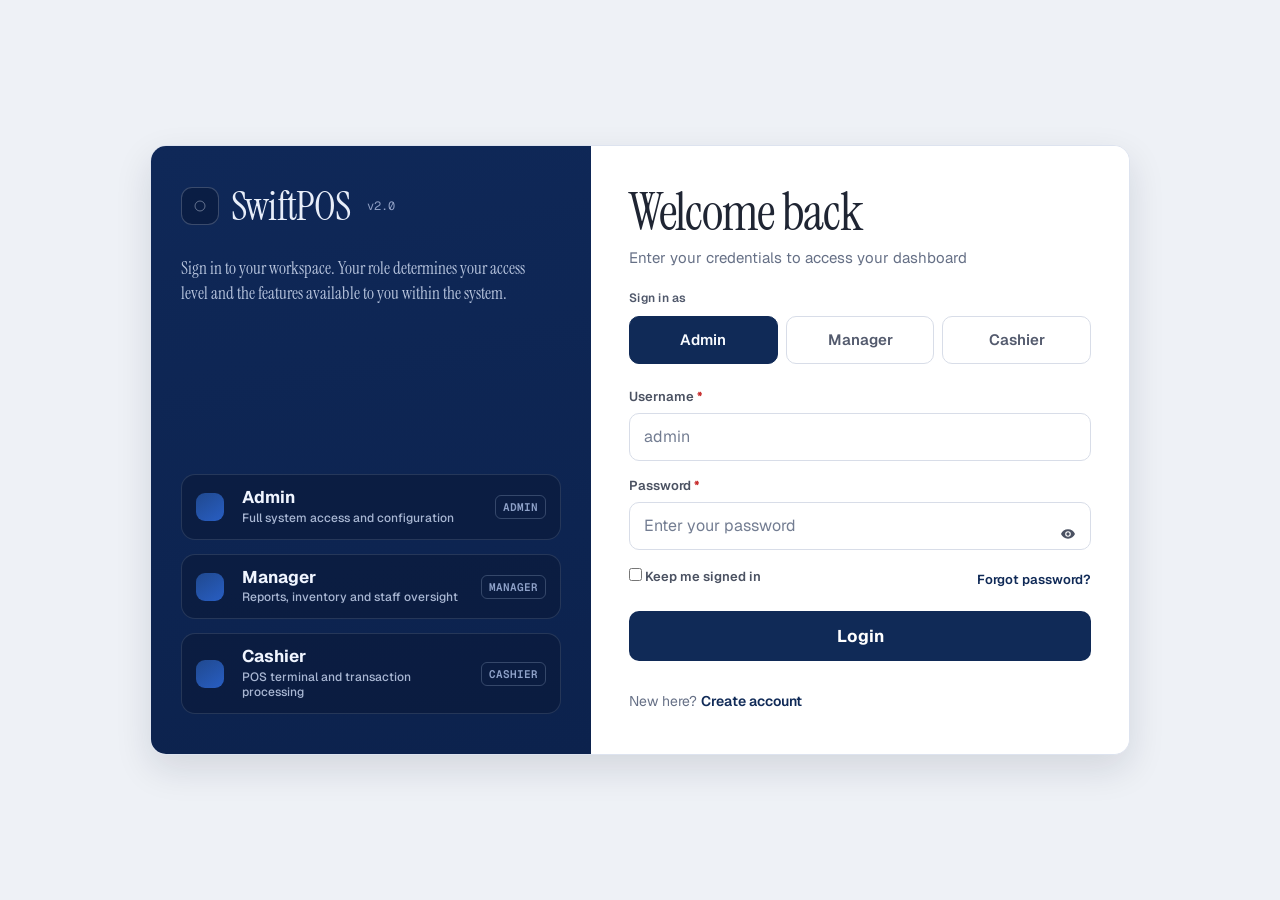
<file: products.html>
<!DOCTYPE html>
<html lang="en">
<head>
<meta charset="UTF-8"/>
<meta name="viewport" content="width=device-width, initial-scale=1.0"/>
<title>SwiftPOS — Product Management</title>
<link rel="preconnect" href="https://fonts.googleapis.com"/>
<link href="https://fonts.googleapis.com/css2?family=Instrument+Serif:ital@0;1&family=Geist:wght@300;400;500;600&family=Geist+Mono:wght@400;500&display=swap" rel="stylesheet"/>
<style>
*,*::before,*::after{box-sizing:border-box;margin:0;padding:0;}
:root{
  --navy:#0f1f3d;
  --navy-light:#1a3260;
  --navy-faint:#eef1f8;
  --navy-muted:#d0d8ea;
  --accent:#1e40af;
  --text:#111827;
  --text-muted:#6b7280;
  --text-light:#9ca3af;
  --border:#e5e7eb;
  --surface:#ffffff;
  --bg:#f4f6fb;
  --success:#059669;
  --success-bg:#d1fae5;
  --warn:#d97706;
  --warn-bg:#fef3c7;
  --danger:#dc2626;
  --danger-bg:#fee2e2;
  --sidebar-w:228px;
  --topbar-h:64px;
  --radius:8px;
  --radius-lg:14px;
}
body{font-family:'Geist',sans-serif;background:var(--bg);color:var(--text);font-size:14px;line-height:1.5;}
h1,h2,h3{font-family:'Instrument Serif',serif;font-weight:400;line-height:1.2;}

/* ======== SIDEBAR ======== */
.sidebar{position:fixed;top:0;left:0;bottom:0;width:var(--sidebar-w);background:var(--navy);display:flex;flex-direction:column;z-index:200;}
.sidebar-logo{padding:0 1.5rem;height:var(--topbar-h);display:flex;align-items:center;gap:10px;border-bottom:1px solid rgba(255,255,255,0.07);flex-shrink:0;}
.logo-mark{width:32px;height:32px;background:rgba(255,255,255,0.1);border:1px solid rgba(255,255,255,0.15);border-radius:8px;display:flex;align-items:center;justify-content:center;font-size:14px;flex-shrink:0;}
.logo-text{font-family:'Instrument Serif',serif;font-size:18px;color:#fff;}
.logo-ver{font-size:9px;color:rgba(255,255,255,0.25);font-family:'Geist Mono',monospace;margin-left:2px;}
.menu-toggle{display:none;margin-left:auto;width:32px;height:32px;border:1px solid rgba(255,255,255,0.2);border-radius:8px;background:rgba(255,255,255,0.08);color:#fff;cursor:pointer;flex-direction:column;align-items:center;justify-content:center;gap:4px;}
.menu-toggle span{width:15px;height:2px;border-radius:2px;background:#fff;transition:transform 180ms ease,opacity 180ms ease;}
.sidebar-body{flex:1;padding:1rem 0;overflow-y:auto;}
.sidebar-body::-webkit-scrollbar{display:none;}
.nav-group-label{font-size:9px;letter-spacing:0.1em;text-transform:uppercase;color:rgba(255,255,255,0.25);padding:0.85rem 1.5rem 0.35rem;font-family:'Geist Mono',monospace;}
.nav-item{display:flex;align-items:center;gap:10px;padding:0.6rem 1.5rem;color:rgba(255,255,255,0.5);cursor:pointer;transition:all 0.15s;font-size:13px;border-left:2px solid transparent;}
.nav-item:hover{color:rgba(255,255,255,0.85);background:rgba(255,255,255,0.05);}
.nav-item.active{color:#fff;background:rgba(255,255,255,0.09);border-left-color:#fff;}
.nav-item .ni{width:18px;text-align:center;font-size:13px;flex-shrink:0;}
.nav-badge{margin-left:auto;background:var(--warn);color:#fff;font-size:9px;font-weight:600;padding:2px 6px;border-radius:10px;font-family:'Geist Mono',monospace;}
.sidebar-footer{padding:1rem 1.5rem;border-top:1px solid rgba(255,255,255,0.07);flex-shrink:0;}
.user-row{display:flex;align-items:center;gap:10px;}
.user-avatar{width:32px;height:32px;border-radius:50%;background:rgba(255,255,255,0.12);display:flex;align-items:center;justify-content:center;font-size:11px;font-weight:600;color:#fff;flex-shrink:0;}
.user-info{flex:1;min-width:0;}
.user-name{font-size:12px;font-weight:500;color:#fff;}
.user-role{font-size:10px;color:rgba(255,255,255,0.35);}
.logout{background:none;border:none;color:rgba(255,255,255,0.3);cursor:pointer;font-size:16px;padding:4px;transition:color 0.15s;}
.logout:hover{color:rgba(255,255,255,0.8);}

/* ======== TOPBAR ======== */
.topbar{position:fixed;top:0;left:var(--sidebar-w);right:0;height:var(--topbar-h);background:var(--surface);border-bottom:1px solid var(--border);display:flex;align-items:center;justify-content:space-between;padding:0 2rem;z-index:100;}
.topbar-left h2{font-size:19px;}
.topbar-left p{font-size:11px;color:var(--text-muted);margin-top:1px;}
.topbar-right{display:flex;align-items:center;gap:10px;}
.btn{display:inline-flex;align-items:center;gap:6px;padding:0.5rem 1rem;border-radius:var(--radius);font-size:13px;font-weight:500;cursor:pointer;font-family:'Geist',sans-serif;border:1px solid transparent;transition:all 0.15s;}
.btn-outline{background:var(--surface);color:var(--text);border-color:var(--border);}
.btn-outline:hover{border-color:var(--navy);color:var(--navy);}
.btn-navy{background:var(--navy);color:#fff;border-color:var(--navy);}
.btn-navy:hover{background:var(--navy-light);}
.btn-danger-soft{background:var(--danger-bg);color:var(--danger);border-color:#fecaca;}
.btn-danger-soft:hover{background:#fecaca;}
.btn-sm{padding:0.35rem 0.75rem;font-size:12px;}

/* ======== MAIN ======== */
.main{margin-left:var(--sidebar-w);padding-top:var(--topbar-h);}
.inner{padding:2rem;}

/* ======== KPI STRIP ======== */
.kpi-row{display:grid;grid-template-columns:repeat(4,1fr);gap:1rem;margin-bottom:1.75rem;}
.kpi{background:var(--surface);border:1px solid var(--border);border-radius:var(--radius-lg);padding:1.1rem 1.25rem;display:flex;align-items:center;gap:14px;}
.kpi-icon{width:38px;height:38px;border-radius:10px;display:flex;align-items:center;justify-content:center;font-size:16px;flex-shrink:0;}
.kpi-icon.blue{background:var(--navy-faint);}
.kpi-icon.green{background:var(--success-bg);}
.kpi-icon.yellow{background:var(--warn-bg);}
.kpi-icon.red{background:var(--danger-bg);}
.kpi-val{font-family:'Instrument Serif',serif;font-size:24px;line-height:1;}
.kpi-lbl{font-size:11px;color:var(--text-muted);margin-top:3px;}

/* ======== TOOLBAR ======== */
.toolbar{background:var(--surface);border:1px solid var(--border);border-radius:var(--radius-lg);padding:1rem 1.25rem;margin-bottom:1.25rem;display:flex;align-items:center;gap:12px;flex-wrap:wrap;}
.search-wrap{flex:1;min-width:200px;position:relative;}
.search-wrap input{width:100%;padding:0.6rem 1rem 0.6rem 2.2rem;border:1.5px solid var(--border);border-radius:var(--radius);font-size:13px;font-family:'Geist',sans-serif;outline:none;background:var(--bg);transition:border-color 0.15s;}
.search-wrap input:focus{border-color:var(--navy);background:var(--surface);}
.search-icon{position:absolute;left:0.7rem;top:50%;transform:translateY(-50%);color:var(--text-light);font-size:12px;pointer-events:none;}
.filter-select{padding:0.6rem 0.75rem;border:1.5px solid var(--border);border-radius:var(--radius);font-size:13px;font-family:'Geist',sans-serif;background:var(--surface);outline:none;color:var(--text);cursor:pointer;transition:border-color 0.15s;}
.filter-select:focus{border-color:var(--navy);}
.view-toggle{display:flex;border:1px solid var(--border);border-radius:var(--radius);overflow:hidden;}
.vt-btn{padding:0.5rem 0.75rem;background:none;border:none;cursor:pointer;font-size:14px;color:var(--text-muted);transition:all 0.15s;}
.vt-btn.active{background:var(--navy);color:#fff;}

/* ======== TABLE ======== */
.table-card{background:var(--surface);border:1px solid var(--border);border-radius:var(--radius-lg);overflow:hidden;}
.table-card-header{padding:1rem 1.25rem;border-bottom:1px solid var(--border);display:flex;align-items:center;justify-content:space-between;}
.tc-title{font-size:14px;font-weight:500;}
.tc-count{font-size:12px;color:var(--text-muted);}
.tbl-wrap{overflow-x:auto;}
table{width:100%;border-collapse:collapse;font-size:13px;}
thead th{text-align:left;padding:0.65rem 1rem;font-size:10px;font-weight:500;color:var(--text-muted);letter-spacing:0.05em;text-transform:uppercase;border-bottom:1px solid var(--border);background:var(--bg);white-space:nowrap;cursor:pointer;user-select:none;transition:color 0.15s;}
thead th:hover{color:var(--navy);}
thead th.sorted{color:var(--navy);}
tbody td{padding:0.8rem 1rem;border-bottom:1px solid var(--border);color:var(--text);vertical-align:middle;}
tbody tr:last-child td{border-bottom:none;}
tbody tr{transition:background 0.1s;}
tbody tr:hover td{background:#fafbfd;}
tbody tr.selected td{background:var(--navy-faint);}

/* product name cell */
.prod-cell{display:flex;align-items:center;gap:10px;}
.prod-emoji{width:34px;height:34px;border-radius:8px;background:var(--bg);display:flex;align-items:center;justify-content:center;font-size:18px;flex-shrink:0;border:1px solid var(--border);}
.prod-name{font-weight:500;}
.prod-id{font-size:10px;color:var(--text-light);font-family:'Geist Mono',monospace;margin-top:1px;}

/* badges */
.badge{display:inline-flex;align-items:center;gap:4px;padding:3px 8px;border-radius:20px;font-size:10px;font-weight:500;}
.badge::before{content:'';width:5px;height:5px;border-radius:50%;flex-shrink:0;}
.badge-green{background:var(--success-bg);color:#065f46;}.badge-green::before{background:var(--success);}
.badge-yellow{background:var(--warn-bg);color:#92400e;}.badge-yellow::before{background:var(--warn);}
.badge-red{background:var(--danger-bg);color:#991b1b;}.badge-red::before{background:var(--danger);}
.badge-gray{background:#f3f4f6;color:#374151;}.badge-gray::before{background:#9ca3af;}
.badge-blue{background:var(--navy-faint);color:var(--navy);}.badge-blue::before{background:var(--accent);}

/* category pill */
.cat-pill{padding:3px 8px;border-radius:20px;font-size:10px;font-weight:500;background:var(--bg);border:1px solid var(--border);color:var(--text-muted);}

/* actions */
.action-btns{display:flex;align-items:center;gap:6px;}
.icon-btn{width:28px;height:28px;border-radius:6px;border:1px solid var(--border);background:none;cursor:pointer;display:flex;align-items:center;justify-content:center;font-size:13px;color:var(--text-muted);transition:all 0.15s;}
.icon-btn:hover.edit{border-color:var(--accent);color:var(--accent);background:var(--navy-faint);}
.icon-btn:hover.del{border-color:var(--danger);color:var(--danger);background:var(--danger-bg);}
.icon-btn:hover.view{border-color:var(--navy);color:var(--navy);background:var(--navy-faint);}

/* checkbox */
.cb{width:15px;height:15px;accent-color:var(--navy);cursor:pointer;}

/* bulk bar */
.bulk-bar{background:var(--navy);color:#fff;padding:0.75rem 1.25rem;display:none;align-items:center;gap:12px;font-size:13px;}
.bulk-bar.show{display:flex;}
.bulk-count{font-weight:500;}
.bulk-sep{width:1px;height:16px;background:rgba(255,255,255,0.2);}
.bulk-btn{padding:0.35rem 0.75rem;border-radius:var(--radius);border:1px solid rgba(255,255,255,0.2);background:none;color:#fff;font-size:12px;cursor:pointer;font-family:'Geist',sans-serif;transition:background 0.15s;}
.bulk-btn:hover{background:rgba(255,255,255,0.1);}
.bulk-btn.danger{border-color:#fca5a5;color:#fca5a5;}

/* grid view */
.products-grid-view{display:grid;grid-template-columns:repeat(auto-fill,minmax(180px,1fr));gap:14px;padding:1.25rem;}
.pgv-card{background:var(--surface);border:1.5px solid var(--border);border-radius:var(--radius-lg);padding:1.25rem;cursor:pointer;transition:all 0.15s;position:relative;}
.pgv-card:hover{border-color:var(--navy-muted);box-shadow:0 3px 16px rgba(15,31,61,0.08);}
.pgv-card.selected{border-color:var(--navy);background:var(--navy-faint);}
.pgv-emoji{font-size:32px;margin-bottom:0.75rem;display:block;}
.pgv-name{font-size:13px;font-weight:500;margin-bottom:4px;}
.pgv-cat{font-size:11px;color:var(--text-muted);margin-bottom:8px;}
.pgv-price{font-family:'Geist Mono',monospace;font-size:15px;font-weight:500;color:var(--navy);margin-bottom:8px;}
.pgv-footer{display:flex;justify-content:space-between;align-items:center;}
.pgv-stock{font-size:11px;color:var(--text-muted);}
.pgv-edit{font-size:11px;color:var(--accent);cursor:pointer;border:none;background:none;font-family:'Geist',sans-serif;}
.pgv-badge{position:absolute;top:0.75rem;right:0.75rem;}

/* ======== MODAL ======== */
.modal-overlay{position:fixed;inset:0;background:rgba(0,0,0,0.45);display:none;align-items:center;justify-content:center;z-index:500;padding:1rem;}
.modal-overlay.open{display:flex;}
.modal{background:var(--surface);border-radius:var(--radius-lg);width:100%;max-width:560px;position:relative;animation:modalIn 0.22s ease both;max-height:90vh;overflow-y:auto;}
@keyframes modalIn{from{opacity:0;transform:scale(0.96);}to{opacity:1;transform:scale(1);}}
.modal-header{padding:1.5rem 1.5rem 0;position:sticky;top:0;background:var(--surface);z-index:1;border-bottom:1px solid var(--border);padding-bottom:1rem;margin-bottom:0;}
.modal-header h3{font-size:22px;margin-bottom:3px;}
.modal-header p{font-size:13px;color:var(--text-muted);}
.modal-close{position:absolute;top:1.1rem;right:1.1rem;background:var(--bg);border:1px solid var(--border);border-radius:50%;width:28px;height:28px;display:flex;align-items:center;justify-content:center;cursor:pointer;font-size:13px;color:var(--text-muted);}
.modal-close:hover{background:var(--border);}
.modal-body{padding:1.5rem;}
.form-grid{display:grid;grid-template-columns:1fr 1fr;gap:1rem;}
.form-grid .full{grid-column:1/-1;}
.field{margin-bottom:0;}
.field label{display:block;font-size:11px;font-weight:500;color:var(--text-muted);margin-bottom:6px;letter-spacing:0.03em;text-transform:uppercase;}
.field input,.field select,.field textarea{width:100%;padding:0.65rem 0.85rem;border:1.5px solid var(--border);border-radius:var(--radius);font-size:13px;font-family:'Geist',sans-serif;color:var(--text);background:var(--surface);outline:none;transition:border-color 0.15s;}
.field input:focus,.field select:focus,.field textarea:focus{border-color:var(--navy);}
.field textarea{resize:vertical;min-height:72px;}
.field-hint{font-size:11px;color:var(--text-light);margin-top:4px;}
.emoji-picker{display:flex;gap:6px;flex-wrap:wrap;margin-top:6px;}
.ep-opt{font-size:22px;cursor:pointer;padding:4px;border-radius:6px;border:1.5px solid transparent;transition:all 0.12s;}
.ep-opt:hover{border-color:var(--border);background:var(--bg);}
.ep-opt.selected{border-color:var(--navy);background:var(--navy-faint);}
.modal-footer{padding:1rem 1.5rem;border-top:1px solid var(--border);display:flex;gap:8px;justify-content:flex-end;position:sticky;bottom:0;background:var(--surface);}

/* delete confirm */
.del-confirm{text-align:center;padding:2rem 1.5rem;}
.del-icon{font-size:40px;margin-bottom:1rem;}
.del-confirm h3{font-size:22px;margin-bottom:0.5rem;}
.del-confirm p{font-size:13px;color:var(--text-muted);margin-bottom:1.5rem;}
.del-actions{display:flex;gap:8px;justify-content:center;}

/* toast */
.toast{position:fixed;bottom:1.5rem;right:1.5rem;background:var(--navy);color:#fff;padding:0.7rem 1.1rem;border-radius:var(--radius);font-size:13px;z-index:999;transform:translateY(60px);opacity:0;transition:all 0.25s;pointer-events:none;display:flex;align-items:center;gap:8px;}
.toast.show{transform:translateY(0);opacity:1;}
.toast.success{background:var(--success);}
.toast.error{background:var(--danger);}

/* pagination */
.pagination{display:flex;align-items:center;justify-content:space-between;padding:0.85rem 1.25rem;border-top:1px solid var(--border);}
.pg-info{font-size:12px;color:var(--text-muted);}
.pg-btns{display:flex;gap:4px;}
.pg-btn{padding:0.35rem 0.7rem;border:1px solid var(--border);border-radius:var(--radius);font-size:12px;cursor:pointer;font-family:'Geist',sans-serif;background:var(--surface);color:var(--text);transition:all 0.15s;}
.pg-btn:hover{border-color:var(--navy);color:var(--navy);}
.pg-btn.active{background:var(--navy);color:#fff;border-color:var(--navy);}
.pg-btn:disabled{opacity:0.4;cursor:not-allowed;}

@keyframes fadeUp{from{opacity:0;transform:translateY(10px);}to{opacity:1;transform:translateY(0);}}
.table-card{animation:fadeUp 0.3s ease both;}

@media (max-width: 980px){
  .sidebar{position:static;width:100%;}
  .menu-toggle{display:inline-flex;}
  .sidebar-body{display:block;max-height:0;opacity:0;overflow:hidden;padding:0 0.75rem;transition:max-height 220ms ease,opacity 180ms ease,padding 180ms ease;}
  .sidebar.mobile-open .sidebar-body{max-height:520px;opacity:1;padding:0.6rem 0.75rem 0.75rem;}
  .nav-group-label{display:block;padding:0.65rem 0.2rem 0.3rem;}
  .nav-item{border-left:0;border-radius:var(--radius);padding:0.5rem 0.75rem;margin-bottom:4px;}
  .nav-item.active{border-left:0;}
  .sidebar-footer{display:block;max-height:0;opacity:0;overflow:hidden;padding:0 0.75rem;border-top:0;border-bottom:1px solid rgba(255,255,255,0.08);transition:max-height 220ms ease,opacity 180ms ease,padding 180ms ease;}
  .sidebar.mobile-open .sidebar-footer{max-height:92px;opacity:1;padding:0.6rem 0.75rem;}
  .sidebar-footer .user-row{justify-content:flex-end;}
  .sidebar.mobile-open .menu-toggle span:nth-child(1){transform:translateY(6px) rotate(45deg);}
  .sidebar.mobile-open .menu-toggle span:nth-child(2){opacity:0;}
  .sidebar.mobile-open .menu-toggle span:nth-child(3){transform:translateY(-6px) rotate(-45deg);}

  .topbar,.main{position:static;left:0;margin-left:0;}
  .topbar{height:auto;padding:0.9rem 1rem;gap:10px;flex-wrap:wrap;}
  .topbar-right{width:100%;flex-wrap:wrap;}
  .main{padding-top:0;}
  .inner{padding:1rem;}

  .kpi-row{grid-template-columns:repeat(2,minmax(0,1fr));}
}

@media (max-width: 640px){
  .kpi-row{grid-template-columns:1fr;}
  .products-grid-view{grid-template-columns:1fr;}
  .table-card-header,.pagination{padding:0.8rem 0.9rem;}
}
</style>
</head>
<body>

<!-- SIDEBAR -->
<aside class="sidebar">
  <div class="sidebar-logo">
    <div class="logo-mark">⬡</div>
    <div class="logo-text">SwiftPOS</div>
    <span class="logo-ver">v2.0</span>
    <button class="menu-toggle" id="mobile-menu-toggle" type="button" aria-label="Toggle menu" aria-expanded="false"><span></span><span></span><span></span></button>
  </div>
  <div class="sidebar-body">
    <div class="nav-group-label">Main</div>
    <div class="nav-item" data-route="dashboard.html"><span class="ni">▦</span> Dashboard</div>
    <div class="nav-item" data-route="pos.html"><span class="ni">⊞</span> POS / Cashier</div>
    <div class="nav-group-label">Management</div>
    <div class="nav-item active" data-route="products.html"><span class="ni">◫</span> Products</div>
    <div class="nav-item" data-route="inventory.html"><span class="ni">⊟</span> Inventory <span class="nav-badge">6</span></div>
    <div class="nav-item" data-route="customers.html"><span class="ni">◯</span> Customers</div>
    <div class="nav-group-label">Analytics</div>
    <div class="nav-item" data-route="reports.html"><span class="ni">▤</span> Reports</div>
  </div>
  <div class="sidebar-footer">
    <div class="user-row">
      <div class="user-avatar" id="user-avatar">US</div>
      <div class="user-info"><div class="user-name" id="user-name">User</div><div class="user-role" id="user-role">Role</div></div>
      <button class="logout" id="logout-btn">↩</button>
    </div>
  </div>
</aside>

<!-- TOPBAR -->
<header class="topbar">
  <div class="topbar-left">
    <h2>Product Management</h2>
    <p>Manage your product catalogue</p>
  </div>
  <div class="topbar-right">
    <button class="btn btn-outline" id="export-btn">↓ Export CSV</button>
    <button class="btn btn-outline" id="import-btn">↑ Import</button>
    <button class="btn btn-navy" onclick="openAddModal()">+ Add Product</button>
  </div>
</header>

<!-- MAIN -->
<main class="main">
  <div class="inner">

    <!-- KPIs -->
    <div class="kpi-row">
      <div class="kpi">
        <div class="kpi-icon blue">◫</div>
        <div><div class="kpi-val" id="kpi-total">0</div><div class="kpi-lbl">Total Units Available</div></div>
      </div>
      <div class="kpi">
        <div class="kpi-icon green">✓</div>
        <div><div class="kpi-val" id="kpi-active">14</div><div class="kpi-lbl">Active</div></div>
      </div>
      <div class="kpi">
        <div class="kpi-icon yellow">⚠</div>
        <div><div class="kpi-val" id="kpi-low" style="color:var(--warn);">3</div><div class="kpi-lbl">Low Stock</div></div>
      </div>
      <div class="kpi">
        <div class="kpi-icon red">✕</div>
        <div><div class="kpi-val" id="kpi-out" style="color:var(--danger);">1</div><div class="kpi-lbl">Out of Stock</div></div>
      </div>
    </div>

    <!-- TOOLBAR -->
    <div class="toolbar">
      <div class="search-wrap">
        <span class="search-icon">⊙</span>
        <input type="text" id="search-input" placeholder="Search by name, ID, or barcode…" oninput="applyFilters()"/>
      </div>
      <select class="filter-select" id="cat-filter" onchange="applyFilters()">
        <option value="">All Categories</option>
        <option value="Beverages">Beverages</option>
        <option value="Food">Food</option>
        <option value="Household">Household</option>
        <option value="Personal Care">Personal Care</option>
      </select>
      <select class="filter-select" id="status-filter" onchange="applyFilters()">
        <option value="">All Status</option>
        <option value="active">Active</option>
        <option value="low">Low Stock</option>
        <option value="out">Out of Stock</option>
      </select>
      <select class="filter-select" id="sort-by" onchange="applyFilters()">
        <option value="name">Sort: Name</option>
        <option value="price-asc">Sort: Price ↑</option>
        <option value="price-desc">Sort: Price ↓</option>
        <option value="stock-asc">Sort: Stock ↑</option>
        <option value="stock-desc">Sort: Stock ↓</option>
      </select>
      <div class="view-toggle">
        <button class="vt-btn active" id="vt-list" onclick="setView('list',this)" title="List view">☰</button>
        <button class="vt-btn" id="vt-grid" onclick="setView('grid',this)" title="Grid view">⊞</button>
      </div>
    </div>

    <!-- BULK BAR -->
    <div class="bulk-bar" id="bulk-bar">
      <span class="bulk-count" id="bulk-count">0 selected</span>
      <div class="bulk-sep"></div>
      <button class="bulk-btn" onclick="bulkCategory()">Change Category</button>
      <button class="bulk-btn" onclick="bulkExport()">Export Selected</button>
      <button class="bulk-btn danger" onclick="bulkDelete()">Delete Selected</button>
      <button class="bulk-btn" style="margin-left:auto;" onclick="clearSelection()">✕ Clear</button>
    </div>

    <!-- TABLE CARD -->
    <div class="table-card" id="table-card">
      <div class="table-card-header">
        <div>
          <span class="tc-title">All Products</span>
          <span class="tc-count" id="tc-count" style="margin-left:8px;"></span>
        </div>
        <div style="display:flex;gap:8px;align-items:center;">
          <label style="font-size:12px;color:var(--text-muted);display:flex;align-items:center;gap:6px;cursor:pointer;">
            <input type="checkbox" id="select-all" class="cb" onchange="toggleSelectAll(this)"/> Select all
          </label>
        </div>
      </div>

      <!-- LIST VIEW -->
      <div id="list-view">
        <div class="tbl-wrap">
          <table>
            <thead>
              <tr>
                <th style="width:36px;"></th>
                <th onclick="sortBy('name')">Product ↕</th>
                <th onclick="sortBy('cat')">Category</th>
                <th onclick="sortBy('price')">Price ↕</th>
                <th onclick="sortBy('stock')">Stock ↕</th>
                <th>Barcode</th>
                <th>Supplier</th>
                <th>Status</th>
                <th style="text-align:right;">Actions</th>
              </tr>
            </thead>
            <tbody id="products-tbody"></tbody>
          </table>
        </div>
        <div class="pagination">
          <div class="pg-info" id="pg-info"></div>
          <div class="pg-btns">
            <button class="pg-btn" id="pg-prev" onclick="changePage(-1)">← Prev</button>
            <div id="pg-numbers"></div>
            <button class="pg-btn" id="pg-next" onclick="changePage(1)">Next →</button>
          </div>
        </div>
      </div>

      <!-- GRID VIEW -->
      <div id="grid-view" style="display:none;">
        <div class="products-grid-view" id="products-grid"></div>
      </div>
    </div>

  </div>
</main>

<!-- ADD / EDIT MODAL -->
<div class="modal-overlay" id="modal-product">
  <div class="modal">
    <div class="modal-header">
      <h3 id="modal-title">Add Product</h3>
      <p id="modal-sub">Fill in the details below to add a new product</p>
      <button class="modal-close" onclick="closeModal('modal-product')">✕</button>
    </div>
    <div class="modal-body">
      <div style="margin-bottom:1.25rem;">
        <div style="font-size:11px;font-weight:500;color:var(--text-muted);text-transform:uppercase;letter-spacing:0.03em;margin-bottom:8px;">Product Icon</div>
        <div class="emoji-picker" id="emoji-picker"></div>
      </div>
      <div class="form-grid">
        <div class="field full">
          <label>Product Name</label>
          <input type="text" id="f-name" placeholder="e.g. Bottled Water 500ml"/>
        </div>
        <div class="field">
          <label>Category</label>
          <select id="f-cat">
            <option value="">Select category</option>
            <option>Beverages</option>
            <option>Food</option>
            <option>Household</option>
            <option>Personal Care</option>
          </select>
        </div>
        <div class="field">
          <label>Supplier</label>
          <select id="f-supplier">
            <option value="">Select supplier</option>
            <option>Accra Foods Ltd</option>
            <option>Kumasi Distributors</option>
            <option>GhanaFresh Co.</option>
            <option>West Africa Traders</option>
          </select>
        </div>
        <div class="field">
          <label>Price (GH₵)</label>
          <input type="number" id="f-price" placeholder="0.00" min="0" step="0.01"/>
        </div>
        <div class="field">
          <label>Cost Price (GH₵)</label>
          <input type="number" id="f-cost" placeholder="0.00" min="0" step="0.01"/>
          <div class="field-hint">Used to calculate profit margin</div>
        </div>
        <div class="field">
          <label>Stock Quantity</label>
          <input type="number" id="f-stock" placeholder="0" min="0"/>
        </div>
        <div class="field">
          <label>Min. Stock Level</label>
          <input type="number" id="f-minstock" placeholder="0" min="0"/>
          <div class="field-hint">Alert threshold for low stock</div>
        </div>
        <div class="field full">
          <label>Barcode</label>
          <input type="text" id="f-barcode" placeholder="Scan or type barcode number"/>
        </div>
        <div class="field full">
          <label>Description</label>
          <textarea id="f-desc" placeholder="Optional product description…"></textarea>
        </div>
      </div>
    </div>
    <div class="modal-footer">
      <button class="btn btn-outline" onclick="closeModal('modal-product')">Cancel</button>
      <button class="btn btn-navy" onclick="saveProduct()">Save Product</button>
    </div>
  </div>
</div>

<!-- DELETE CONFIRM MODAL -->
<div class="modal-overlay" id="modal-delete">
  <div class="modal" style="max-width:380px;">
    <div class="del-confirm">
      <div class="del-icon">🗑</div>
      <h3>Delete Product?</h3>
      <p id="del-msg">This action cannot be undone. The product will be permanently removed from your catalogue.</p>
      <div class="del-actions">
        <button class="btn btn-outline" onclick="closeModal('modal-delete')">Cancel</button>
        <button class="btn btn-danger-soft" onclick="confirmDelete()">Yes, Delete</button>
      </div>
    </div>
  </div>
</div>

<div class="toast" id="toast"></div>

<script src="app-config.js"></script>
<script>
const { API_BASE_URL, ACCESS_TOKEN_KEY, REFRESH_TOKEN_KEY, USER_ROLE_KEY, USER_NAME_KEY } = window.POS_CONFIG;

const EMOJIS = ['💧','🍜','🥤','🧼','🧃','🫧','🍚','🧺','🥛','🧴','🍬','🍞','🫙','🧻','🪥','🧁','🫖','🧈','🍫','📦'];
const CATEGORY_EMOJI_MAP = {
  beverages: '🧃',
  food: '🍜',
  household: '🧺',
  'personal care': '🧴',
};

let products = [];
let categories = [];
let suppliers = [];
let filtered = [];
let selected = new Set();
let currentPage = 1;
const PER_PAGE = 8;
let currentView = 'list';
let editingId = null;
let deletingId = null;
let chosenEmoji = '📦';
let sortField = 'name';
let sortDir = 1;

function redirectToHome() { window.location.href = 'what.html'; }
function redirectToLogin() { window.location.href = 'login.html'; }

function clearAuthAndRedirectToLogin() {
  localStorage.removeItem(ACCESS_TOKEN_KEY);
  localStorage.removeItem(REFRESH_TOKEN_KEY);
  localStorage.removeItem(USER_ROLE_KEY);
  localStorage.removeItem(USER_NAME_KEY);
  redirectToLogin();
}

function toListPayload(data) {
  if (Array.isArray(data)) return data;
  if (data && Array.isArray(data.results)) return data.results;
  return [];
}

function categoryEmoji(name) {
  const key = String(name || '').toLowerCase();
  return CATEGORY_EMOJI_MAP[key] || '📦';
}

function normalizeRole(rawRole) {
  const upper = String(rawRole || 'ADMIN').toUpperCase();
  if (['ADMIN', 'MANAGER', 'CASHIER'].includes(upper)) return upper;
  return 'ADMIN';
}

function roleDisplayName(role) {
  if (role === 'ADMIN') return 'Administrator';
  if (role === 'MANAGER') return 'Manager';
  if (role === 'CASHIER') return 'Cashier';
  return 'Staff';
}

function setProfile() {
  const username = localStorage.getItem(USER_NAME_KEY) || 'User';
  const role = normalizeRole(localStorage.getItem(USER_ROLE_KEY));

  document.getElementById('user-name').textContent = username;
  document.getElementById('user-role').textContent = roleDisplayName(role);

  const initials = username
    .split(' ')
    .filter(Boolean)
    .slice(0, 2)
    .map((part) => part[0]?.toUpperCase() || '')
    .join('');

  document.getElementById('user-avatar').textContent = initials || 'US';
}

async function apiRequest(method, path, body = null) {
  const token = localStorage.getItem(ACCESS_TOKEN_KEY);
  if (!token) {
    clearAuthAndRedirectToLogin();
    return null;
  }

  const options = {
    method,
    headers: {
      Authorization: `Bearer ${token}`,
      'Content-Type': 'application/json',
    },
  };
  if (body !== null) {
    options.body = JSON.stringify(body);
  }

  try {
    const response = await fetch(`${API_BASE_URL}${path}`, options);

    if (response.status === 401) {
      clearAuthAndRedirectToLogin();
      return null;
    }

    if (!response.ok) {
      const errorText = await response.text();
      let detail = '';
      try {
        const parsed = JSON.parse(errorText);
        detail = parsed.detail || '';
      } catch (_) {
        detail = '';
      }
      showToast(detail ? `Error: ${detail}` : `Request failed (${response.status})`, 'error');
      console.error(`API ${method} ${path} failed:`, errorText);
      return null;
    }

    if (response.status === 204) {
      return { ok: true };
    }

    return await response.json();
  } catch (error) {
    console.error(`Network error on ${method} ${path}:`, error);
    showToast('Network error. Please check backend server.', 'error');
    return null;
  }
}

function mapProductFromApi(item) {
  return {
    id: String(item.id),
    name: item.name || '',
    cat: item.category_name || 'Uncategorized',
    categoryId: item.category ?? null,
    price: Number(item.price || 0),
    cost: 0,
    stock: Number(item.quantity || 0),
    minStock: Number(item.low_stock_threshold ?? 5),
    barcode: item.barcode || '',
    supplier: item.supplier_name || '',
    supplierId: item.supplier ?? null,
    emoji: categoryEmoji(item.category_name),
    desc: '',
    isActive: item.is_active !== false,
    sku: item.sku || '',
  };
}

async function loadCategories() {
  const data = await apiRequest('GET', '/products/categories/');
  if (data === null) return false;

  categories = toListPayload(data)
    .filter((c) => !c.is_deleted)
    .map((c) => ({ id: Number(c.id), name: c.name }));

  const catFilter = document.getElementById('cat-filter');
  catFilter.innerHTML = '<option value="">All Categories</option>' + categories.map((c) => `<option value="${c.name}">${c.name}</option>`).join('');

  const catField = document.getElementById('f-cat');
  catField.innerHTML = '<option value="">Select category</option>' + categories.map((c) => `<option value="${c.id}">${c.name}</option>`).join('');

  return true;
}

async function loadSuppliers() {
  const data = await apiRequest('GET', '/products/suppliers/');
  if (data === null) return false;

  suppliers = toListPayload(data)
    .filter((s) => !s.is_deleted)
    .map((s) => ({ id: Number(s.id), name: s.name }));

  const supplierField = document.getElementById('f-supplier');
  supplierField.innerHTML = '<option value="">Select supplier</option>' + suppliers.map((s) => `<option value="${s.id}">${s.name}</option>`).join('');
  return true;
}

async function loadProducts() {
  const data = await apiRequest('GET', '/products/items/');
  if (data === null) return false;

  products = toListPayload(data)
    .filter((p) => !p.is_deleted)
    .map(mapProductFromApi);

  return true;
}

function getStatus(p) {
  if (p.stock === 0) return 'out';
  if (p.stock <= p.minStock) return 'low';
  if (!p.isActive) return 'inactive';
  return 'active';
}

function statusBadge(p) {
  const s = getStatus(p);
  if (s === 'out') return '<span class="badge badge-red">Out of Stock</span>';
  if (s === 'low') return '<span class="badge badge-yellow">Low Stock</span>';
  if (s === 'inactive') return '<span class="badge badge-gray">Inactive</span>';
  return '<span class="badge badge-green">Active</span>';
}

function applyFilters() {
  const q = document.getElementById('search-input').value.toLowerCase();
  const cat = document.getElementById('cat-filter').value;
  const status = document.getElementById('status-filter').value;
  const sort = document.getElementById('sort-by').value;

  filtered = products.filter((p) => {
    const matchQ = !q || p.name.toLowerCase().includes(q) || p.id.toLowerCase().includes(q) || String(p.barcode || '').includes(q) || String(p.sku || '').toLowerCase().includes(q);
    const matchC = !cat || p.cat === cat;
    const matchS = !status || getStatus(p) === status;
    return matchQ && matchC && matchS;
  });

  filtered.sort((a, b) => {
    if (sort === 'price-asc') return a.price - b.price;
    if (sort === 'price-desc') return b.price - a.price;
    if (sort === 'stock-asc') return a.stock - b.stock;
    if (sort === 'stock-desc') return b.stock - a.stock;
    return a.name.localeCompare(b.name);
  });

  currentPage = 1;
  selected.clear();
  updateBulkBar();
  render();
}

function sortBy(field) {
  if (sortField === field) sortDir *= -1;
  else {
    sortField = field;
    sortDir = 1;
  }
  filtered.sort((a, b) => {
    let va = a[field];
    let vb = b[field];
    if (typeof va === 'string') return va.localeCompare(vb) * sortDir;
    return (va - vb) * sortDir;
  });
  render();
}

function updateKPIs() {
  const totalUnitsAvailable = products.reduce((sum, p) => sum + Number(p.stock || 0), 0);
  document.getElementById('kpi-total').textContent = totalUnitsAvailable;
  document.getElementById('kpi-active').textContent = products.filter((p) => getStatus(p) === 'active').length;
  document.getElementById('kpi-low').textContent = products.filter((p) => getStatus(p) === 'low').length;
  document.getElementById('kpi-out').textContent = products.filter((p) => getStatus(p) === 'out').length;
}

function renderList() {
  const start = (currentPage - 1) * PER_PAGE;
  const page = filtered.slice(start, start + PER_PAGE);
  const totalPages = Math.max(1, Math.ceil(filtered.length / PER_PAGE));

  document.getElementById('tc-count').textContent = `${filtered.length} product${filtered.length !== 1 ? 's' : ''}`;
  if (!filtered.length) {
    document.getElementById('pg-info').textContent = 'Showing 0 of 0';
  } else {
    document.getElementById('pg-info').textContent = `Showing ${start + 1}–${Math.min(start + PER_PAGE, filtered.length)} of ${filtered.length}`;
  }

  const tbody = document.getElementById('products-tbody');
  tbody.innerHTML = page
    .map((p) => {
      const margin = p.cost > 0 ? Math.round(((p.price - p.cost) / p.price) * 100) : '—';
      return `<tr class="${selected.has(p.id) ? 'selected' : ''}">
      <td><input type="checkbox" class="cb" ${selected.has(p.id) ? 'checked' : ''} onchange="toggleSelect('${p.id}',this)"/></td>
      <td>
        <div class="prod-cell">
          <div class="prod-emoji">${p.emoji}</div>
          <div>
            <div class="prod-name">${p.name}</div>
            <div class="prod-id">${p.sku || p.id}</div>
          </div>
        </div>
      </td>
      <td><span class="cat-pill">${p.cat}</span></td>
      <td>
        <div style="font-family:'Geist Mono',monospace;font-weight:500;">GH₵ ${p.price.toFixed(2)}</div>
        <div style="font-size:10px;color:var(--text-light);">${typeof margin === 'number' ? margin + '% margin' : ''}</div>
      </td>
      <td>
        <div style="font-family:'Geist Mono',monospace;">${p.stock}</div>
        <div style="font-size:10px;color:var(--text-light);">min ${p.minStock}</div>
      </td>
      <td style="font-family:'Geist Mono',monospace;font-size:11px;color:var(--text-muted);">${p.barcode || '—'}</td>
      <td style="font-size:12px;color:var(--text-muted);">${p.supplier || '—'}</td>
      <td>${statusBadge(p)}</td>
      <td>
        <div class="action-btns" style="justify-content:flex-end;">
          <button class="icon-btn view" onclick="viewProduct('${p.id}')" title="View details">👁</button>
          <button class="icon-btn edit" onclick="openEditModal('${p.id}')" title="Edit product">✎</button>
          <button class="icon-btn del" onclick="openDeleteModal('${p.id}')" title="Delete product">🗑</button>
        </div>
      </td>
    </tr>`;
    })
    .join('');

  const pgNums = document.getElementById('pg-numbers');
  pgNums.innerHTML = '';
  for (let i = 1; i <= totalPages; i++) {
    const btn = document.createElement('button');
    btn.className = 'pg-btn' + (i === currentPage ? ' active' : '');
    btn.textContent = i;
    btn.onclick = () => {
      currentPage = i;
      renderList();
    };
    pgNums.appendChild(btn);
  }
  document.getElementById('pg-prev').disabled = currentPage === 1;
  document.getElementById('pg-next').disabled = currentPage === totalPages;
}

function renderGrid() {
  document.getElementById('tc-count').textContent = `${filtered.length} products`;
  const grid = document.getElementById('products-grid');
  grid.innerHTML = filtered
    .map(
      (p) => `<div class="pgv-card ${selected.has(p.id) ? 'selected' : ''}" onclick="toggleSelect('${p.id}',{checked:${!selected.has(p.id)}})">
      <div class="pgv-badge">${statusBadge(p)}</div>
      <span class="pgv-emoji">${p.emoji}</span>
      <div class="pgv-name">${p.name}</div>
      <div class="pgv-cat">${p.cat}</div>
      <div class="pgv-price">GH₵ ${p.price.toFixed(2)}</div>
      <div class="pgv-footer">
        <span class="pgv-stock">${p.stock} in stock</span>
        <button class="pgv-edit" onclick="event.stopPropagation();openEditModal('${p.id}')">Edit →</button>
      </div>
    </div>`
    )
    .join('');
}

function render() {
  updateKPIs();
  if (currentView === 'list') renderList();
  else renderGrid();
}

function setView(view, btn) {
  currentView = view;
  document.querySelectorAll('.vt-btn').forEach((b) => b.classList.remove('active'));
  btn.classList.add('active');
  document.getElementById('list-view').style.display = view === 'list' ? 'block' : 'none';
  document.getElementById('grid-view').style.display = view === 'grid' ? 'block' : 'none';
  render();
}

function toggleSelect(id, cb) {
  if (cb.checked) selected.add(id);
  else selected.delete(id);
  updateBulkBar();
  if (currentView === 'list') renderList();
  else renderGrid();
}

function toggleSelectAll(cb) {
  if (cb.checked) filtered.forEach((p) => selected.add(p.id));
  else selected.clear();
  updateBulkBar();
  renderList();
}

function clearSelection() {
  selected.clear();
  document.getElementById('select-all').checked = false;
  updateBulkBar();
  render();
}

function updateBulkBar() {
  const bar = document.getElementById('bulk-bar');
  document.getElementById('bulk-count').textContent = `${selected.size} selected`;
  bar.classList.toggle('show', selected.size > 0);
}

function changePage(dir) {
  const totalPages = Math.max(1, Math.ceil(filtered.length / PER_PAGE));
  currentPage = Math.max(1, Math.min(totalPages, currentPage + dir));
  renderList();
}

function buildEmojiPicker(selectedEmoji) {
  const el = document.getElementById('emoji-picker');
  el.innerHTML = EMOJIS.map((e) => `<span class="ep-opt ${e === selectedEmoji ? 'selected' : ''}" onclick="selectEmoji(this,'${e}')">${e}</span>`).join('');
}

function selectEmoji(el, emoji) {
  document.querySelectorAll('.ep-opt').forEach((e) => e.classList.remove('selected'));
  el.classList.add('selected');
  chosenEmoji = emoji;
}

function openAddModal() {
  editingId = null;
  chosenEmoji = '📦';
  document.getElementById('modal-title').textContent = 'Add Product';
  document.getElementById('modal-sub').textContent = 'Fill in the details to add a new product';
  ['f-name', 'f-price', 'f-cost', 'f-stock', 'f-minstock', 'f-barcode', 'f-desc'].forEach((id) => {
    document.getElementById(id).value = '';
  });
  document.getElementById('f-cat').value = '';
  document.getElementById('f-supplier').value = '';
  buildEmojiPicker('📦');
  document.getElementById('modal-product').classList.add('open');
}

function openEditModal(id) {
  editingId = id;
  const p = products.find((x) => x.id === id);
  if (!p) return;

  chosenEmoji = p.emoji;
  document.getElementById('modal-title').textContent = 'Edit Product';
  document.getElementById('modal-sub').textContent = `Update the details for ${p.name}`;
  document.getElementById('f-name').value = p.name;
  document.getElementById('f-cat').value = p.categoryId ? String(p.categoryId) : '';
  document.getElementById('f-supplier').value = p.supplierId ? String(p.supplierId) : '';
  document.getElementById('f-price').value = p.price;
  document.getElementById('f-cost').value = p.cost;
  document.getElementById('f-stock').value = p.stock;
  document.getElementById('f-minstock').value = p.minStock;
  document.getElementById('f-barcode').value = p.barcode || '';
  document.getElementById('f-desc').value = p.desc || '';
  buildEmojiPicker(p.emoji);
  document.getElementById('modal-product').classList.add('open');
}

async function saveProduct() {
  const name = document.getElementById('f-name').value.trim();
  const categoryId = Number(document.getElementById('f-cat').value || 0);
  const supplierRaw = document.getElementById('f-supplier').value;
  const supplierId = supplierRaw ? Number(supplierRaw) : null;
  const price = parseFloat(document.getElementById('f-price').value) || 0;
  const stock = parseInt(document.getElementById('f-stock').value, 10) || 0;
  const minStock = parseInt(document.getElementById('f-minstock').value, 10) || 0;
  const barcode = document.getElementById('f-barcode').value.trim();

  if (!name) {
    showToast('Product name is required', 'error');
    return;
  }
  if (!categoryId) {
    showToast('Please select a category', 'error');
    return;
  }
  if (price <= 0) {
    showToast('Price must be greater than zero', 'error');
    return;
  }

  const payload = {
    name,
    category_id: categoryId,
    price,
    quantity: stock,
    low_stock_threshold: minStock,
    is_active: true,
  };

  if (supplierId) payload.supplier_id = supplierId;
  if (barcode) payload.barcode = barcode;

  const isEdit = Boolean(editingId);
  const path = isEdit ? `/products/items/${editingId}/` : '/products/items/';
  const method = isEdit ? 'PATCH' : 'POST';

  const response = await apiRequest(method, path, payload);
  if (!response) return;

  closeModal('modal-product');
  showToast(isEdit ? 'Product updated successfully' : 'Product added successfully', 'success');
  await refreshAll();
}

function openDeleteModal(id) {
  deletingId = id;
  const p = products.find((x) => x.id === id);
  if (!p) return;

  document.getElementById('del-msg').textContent = `"${p.name}" will be permanently removed from your catalogue.`;
  document.getElementById('modal-delete').classList.add('open');
}

async function confirmDelete() {
  if (!deletingId) return;

  const response = await apiRequest('DELETE', `/products/items/${deletingId}/`);
  if (!response) return;

  closeModal('modal-delete');
  showToast('Product deleted', 'error');
  deletingId = null;
  await refreshAll();
}

function viewProduct(id) {
  const p = products.find((x) => x.id === id);
  if (!p) return;
  showToast(`${p.emoji} ${p.name} · GH₵ ${p.price.toFixed(2)} · Stock: ${p.stock}`);
}

async function bulkDelete() {
  if (!selected.size) return;
  const ids = Array.from(selected);

  for (const id of ids) {
    const result = await apiRequest('DELETE', `/products/items/${id}/`);
    if (!result) return;
  }

  selected.clear();
  updateBulkBar();
  showToast(`${ids.length} product${ids.length > 1 ? 's' : ''} deleted`, 'error');
  await refreshAll();
}

async function bulkCategory() {
  if (!selected.size) return;

  const selectedCategoryName = document.getElementById('cat-filter').value;
  if (!selectedCategoryName) {
    showToast('Pick a category in filter first, then run Change Category.', 'error');
    return;
  }

  const category = categories.find((c) => c.name === selectedCategoryName);
  if (!category) {
    showToast('Selected category is invalid.', 'error');
    return;
  }

  const ids = Array.from(selected);
  for (const id of ids) {
    const result = await apiRequest('PATCH', `/products/items/${id}/`, { category_id: category.id });
    if (!result) return;
  }

  showToast(`Updated category for ${ids.length} product${ids.length > 1 ? 's' : ''}`, 'success');
  await refreshAll();
}

function bulkExport() {
  const rows = (selected.size ? products.filter((p) => selected.has(p.id)) : filtered).map((p) => [
    p.id,
    p.sku || '',
    p.name,
    p.cat,
    p.price.toFixed(2),
    p.stock,
    p.minStock,
    p.barcode || '',
    p.supplier || '',
  ]);

  if (!rows.length) {
    showToast('No products to export', 'error');
    return;
  }

  const headers = ['ID', 'SKU', 'Name', 'Category', 'Price', 'Stock', 'Min Stock', 'Barcode', 'Supplier'];
  const csv = [headers, ...rows]
    .map((row) => row.map((cell) => `"${String(cell).replaceAll('"', '""')}"`).join(','))
    .join('\n');

  const blob = new Blob([csv], { type: 'text/csv;charset=utf-8;' });
  const url = URL.createObjectURL(blob);
  const anchor = document.createElement('a');
  anchor.href = url;
  anchor.download = 'products-export.csv';
  document.body.appendChild(anchor);
  anchor.click();
  document.body.removeChild(anchor);
  URL.revokeObjectURL(url);

  showToast(`Exported ${rows.length} products as CSV`, 'success');
}

function closeModal(id) {
  document.getElementById(id).classList.remove('open');
}

function showToast(msg, type = '') {
  const t = document.getElementById('toast');
  t.textContent = msg;
  t.className = 'toast' + (type ? ' ' + type : '');
  t.classList.add('show');
  setTimeout(() => t.classList.remove('show'), 2800);
}

async function runWithPageLoader(task, label) {
  if (window.POS_UI && typeof window.POS_UI.withGlobalLoader === 'function') {
    return window.POS_UI.withGlobalLoader(task, label);
  }
  return task();
}

async function refreshAll() {
  const [catOk, supplierOk, productOk] = await Promise.all([loadCategories(), loadSuppliers(), loadProducts()]);
  if (!(catOk && supplierOk && productOk)) return;
  applyFilters();
}

function wireNavigation() {
  document.querySelectorAll('.nav-item[data-route]').forEach((item) => {
    item.addEventListener('click', () => {
      const route = item.getAttribute('data-route');
      if (route) {
        window.POS_UI?.showGlobalLoader?.('Opening page...');
        window.location.href = route;
      }
    });
  });

  const logoutBtn = document.getElementById('logout-btn');
  logoutBtn.addEventListener('click', () => {
    localStorage.removeItem(ACCESS_TOKEN_KEY);
    localStorage.removeItem(REFRESH_TOKEN_KEY);
    localStorage.removeItem(USER_ROLE_KEY);
    localStorage.removeItem(USER_NAME_KEY);
    redirectToHome();
  });

  document.getElementById('export-btn').addEventListener('click', bulkExport);
  document.getElementById('import-btn').addEventListener('click', () => {
    showToast('Import is UI-ready. Backend import endpoint not implemented yet.');
  });
}

document.querySelectorAll('.modal-overlay').forEach((o) => {
  o.addEventListener('click', (e) => {
    if (e.target === o) closeModal(o.id);
  });
});

async function initPage() {
  const token = localStorage.getItem(ACCESS_TOKEN_KEY);
  if (!token) {
    redirectToLogin();
    return;
  }

  setProfile();
  wireNavigation();
  buildEmojiPicker('📦');
  await runWithPageLoader(async () => {
    await refreshAll();
  }, 'Loading products...');

  // Keep inventory numbers updated after sales happen in POS.
  setInterval(async () => {
    await refreshAll();
  }, 20000);

  window.addEventListener('focus', async () => {
    await refreshAll();
  });

  document.addEventListener('visibilitychange', async () => {
    if (document.visibilityState === 'visible') {
      await refreshAll();
    }
  });
}

initPage();

(function () {
  const sidebar = document.querySelector('.sidebar');
  const toggle = document.getElementById('mobile-menu-toggle');
  if (!sidebar || !toggle) {
    return;
  }

  function closeMenu() {
    sidebar.classList.remove('mobile-open');
    toggle.setAttribute('aria-expanded', 'false');
  }

  toggle.addEventListener('click', function (event) {
    event.stopPropagation();
    const open = sidebar.classList.toggle('mobile-open');
    toggle.setAttribute('aria-expanded', String(open));
  });

  document.addEventListener('click', function (event) {
    if (window.innerWidth > 980) {
      return;
    }
    if (!sidebar.contains(event.target)) {
      closeMenu();
    }
  });

  window.addEventListener('resize', function () {
    if (window.innerWidth > 980) {
      closeMenu();
    }
  });
})();
</script>
</body>
</html>
</file>
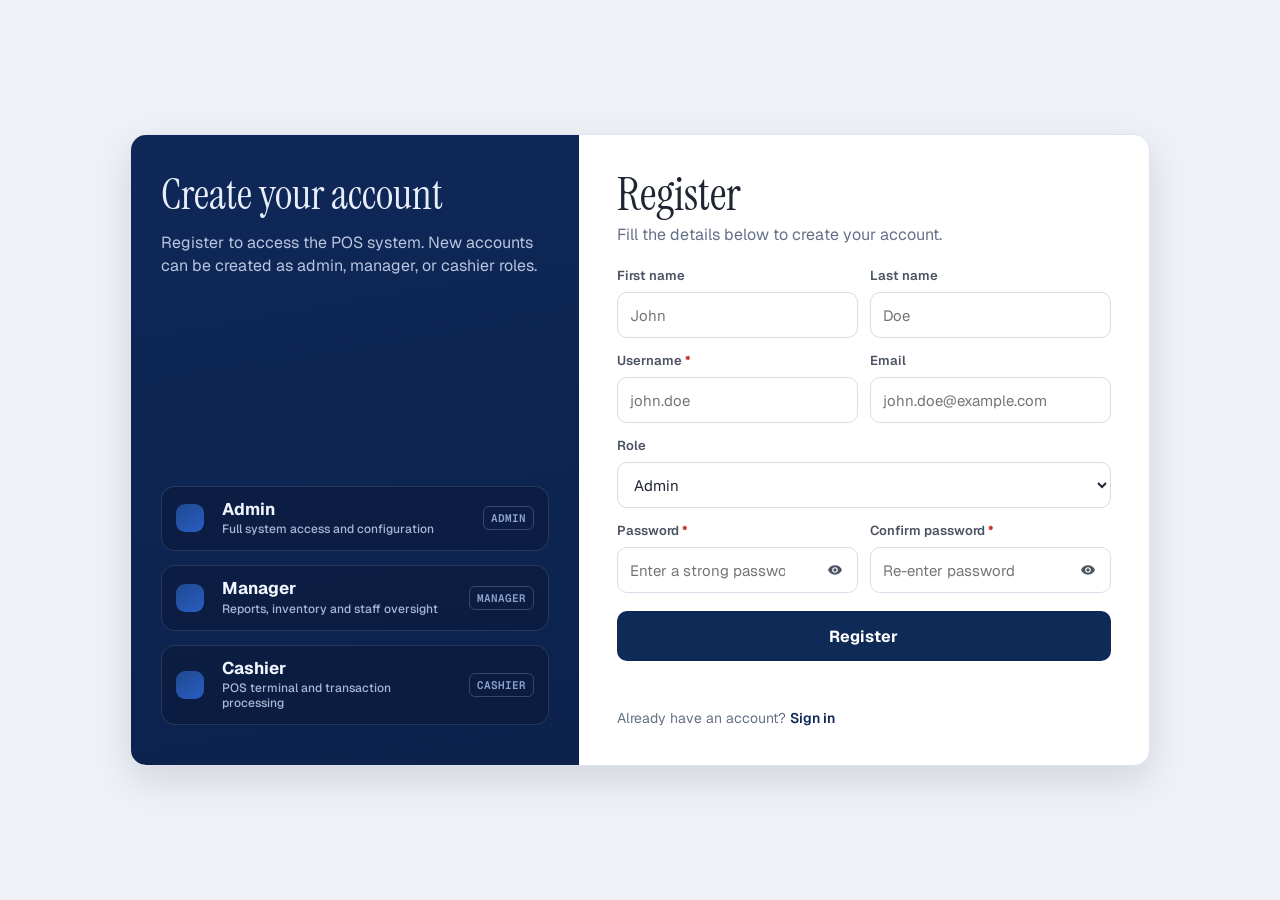
<file: register.html>
<!DOCTYPE html>
<html lang="en">
<head>
  <meta charset="UTF-8">
  <meta name="viewport" content="width=device-width, initial-scale=1.0">
  <title>Register</title>
  <link rel="preconnect" href="https://fonts.googleapis.com">
  <link rel="preconnect" href="https://fonts.gstatic.com" crossorigin>
  <link href="https://fonts.googleapis.com/css2?family=Geist:wght@400;500;600;700;800&family=Geist+Mono:wght@400;500;600;700&family=Instrument+Serif:ital@0;1&display=swap" rel="stylesheet">
  <link rel="stylesheet" href="register.css">
</head>
<body>
  <main class="register-page">
    <section class="register-shell" aria-labelledby="register-title">
      <aside class="register-info" aria-label="Registration details">
        <h1>Create your account</h1>
        <p>
          Register to access the POS system. New accounts can be created as
          admin, manager, or cashier roles.
        </p>

        <div class="role-cards" aria-label="Role summary cards">
          <article class="role-card">
            <div class="role-card-icon" aria-hidden="true"></div>
            <div>
              <h3>Admin</h3>
              <p>Full system access and configuration</p>
            </div>
            <span class="role-tag mono">ADMIN</span>
          </article>
          <article class="role-card">
            <div class="role-card-icon" aria-hidden="true"></div>
            <div>
              <h3>Manager</h3>
              <p>Reports, inventory and staff oversight</p>
            </div>
            <span class="role-tag mono">MANAGER</span>
          </article>
          <article class="role-card">
            <div class="role-card-icon" aria-hidden="true"></div>
            <div>
              <h3>Cashier</h3>
              <p>POS terminal and transaction processing</p>
            </div>
            <span class="role-tag mono">CASHIER</span>
          </article>
        </div>
      </aside>

      <section class="register-form-panel">
        <h2 id="register-title">Register</h2>
        <p class="subtitle">Fill the details below to create your account.</p>

        <form id="register-form" class="register-form" novalidate>
          <div class="grid two">
            <div>
              <label for="first_name">First name</label>
              <input id="first_name" name="first_name" type="text" placeholder="John" autocomplete="given-name">
            </div>
            <div>
              <label for="last_name">Last name</label>
              <input id="last_name" name="last_name" type="text" placeholder="Doe" autocomplete="family-name">
            </div>
          </div>

          <div class="grid two">
            <div>
              <label for="username">Username <span class="required-mark" aria-hidden="true">*</span></label>
              <input id="username" name="username" type="text" placeholder="john.doe" autocomplete="username" required>
            </div>
            <div>
              <label for="email">Email</label>
              <input id="email" name="email" type="email" placeholder="john.doe@example.com" autocomplete="email">
            </div>
          </div>

          <div>
            <label for="role">Role</label>
            <select id="role" name="role">
              <option value="ADMIN">Admin</option>
              <option value="MANAGER">Manager</option>
              <option value="CASHIER">Cashier</option>
            </select>
          </div>

          <div class="grid two">
            <div>
              <label for="password">Password <span class="required-mark" aria-hidden="true">*</span></label>
              <div class="password-field">
                <input id="password" name="password" type="password" placeholder="Enter a strong password" autocomplete="new-password" required>
                <button type="button" class="password-toggle" data-password-toggle="password" aria-label="Show password" aria-pressed="false">
                  <svg class="eye-open" viewBox="0 0 24 24" aria-hidden="true" focusable="false">
                    <path d="M12 5C7 5 3.2 8.1 1.5 12c1.7 3.9 5.5 7 10.5 7s8.8-3.1 10.5-7C20.8 8.1 17 5 12 5Zm0 11.2A4.2 4.2 0 1 1 12 7.8a4.2 4.2 0 0 1 0 8.4Zm0-6.7a2.5 2.5 0 1 0 0 5a2.5 2.5 0 0 0 0-5Z"></path>
                  </svg>
                  <svg class="eye-closed" viewBox="0 0 24 24" aria-hidden="true" focusable="false">
                    <path d="M2.7 4.1 1.6 5.2l3.1 3.1C3.3 9.4 2.2 10.7 1.5 12c1.7 3.9 5.5 7 10.5 7 2.1 0 4-.5 5.7-1.4l3 3L21.8 19 2.7 4.1Zm9.3 12.1A4.2 4.2 0 0 1 7.8 12c0-.6.1-1.1.3-1.6l5.5 5.5c-.5.2-1 .3-1.6.3Zm0-8.4c2.3 0 4.2 1.9 4.2 4.2 0 .6-.1 1.1-.3 1.6l2.5 2.5c1.7-1 3-2.5 4-4.1-1.7-3-5-5.2-8.9-5.2-1 0-1.9.1-2.8.4l2.1 2.1c.4-.1.8-.2 1.2-.2Z"></path>
                  </svg>
                </button>
              </div>
            </div>
            <div>
              <label for="confirm_password">Confirm password <span class="required-mark" aria-hidden="true">*</span></label>
              <div class="password-field">
                <input id="confirm_password" name="confirm_password" type="password" placeholder="Re-enter password" autocomplete="new-password" required>
                <button type="button" class="password-toggle" data-password-toggle="confirm_password" aria-label="Show password" aria-pressed="false">
                  <svg class="eye-open" viewBox="0 0 24 24" aria-hidden="true" focusable="false">
                    <path d="M12 5C7 5 3.2 8.1 1.5 12c1.7 3.9 5.5 7 10.5 7s8.8-3.1 10.5-7C20.8 8.1 17 5 12 5Zm0 11.2A4.2 4.2 0 1 1 12 7.8a4.2 4.2 0 0 1 0 8.4Zm0-6.7a2.5 2.5 0 1 0 0 5a2.5 2.5 0 0 0 0-5Z"></path>
                  </svg>
                  <svg class="eye-closed" viewBox="0 0 24 24" aria-hidden="true" focusable="false">
                    <path d="M2.7 4.1 1.6 5.2l3.1 3.1C3.3 9.4 2.2 10.7 1.5 12c1.7 3.9 5.5 7 10.5 7 2.1 0 4-.5 5.7-1.4l3 3L21.8 19 2.7 4.1Zm9.3 12.1A4.2 4.2 0 0 1 7.8 12c0-.6.1-1.1.3-1.6l5.5 5.5c-.5.2-1 .3-1.6.3Zm0-8.4c2.3 0 4.2 1.9 4.2 4.2 0 .6-.1 1.1-.3 1.6l2.5 2.5c1.7-1 3-2.5 4-4.1-1.7-3-5-5.2-8.9-5.2-1 0-1.9.1-2.8.4l2.1 2.1c.4-.1.8-.2 1.2-.2Z"></path>
                  </svg>
                </button>
              </div>
            </div>
          </div>

          <button id="register-btn" class="register-btn" type="submit">Register</button>
          <p id="register-status" class="status-text" role="status" aria-live="polite"></p>
          <p class="switch-link">Already have an account? <a href="login.html">Sign in</a></p>
        </form>
      </section>
    </section>
  </main>

  <script src="app-config.js"></script>
  <script src="register.js"></script>
</body>
</html>
</file>
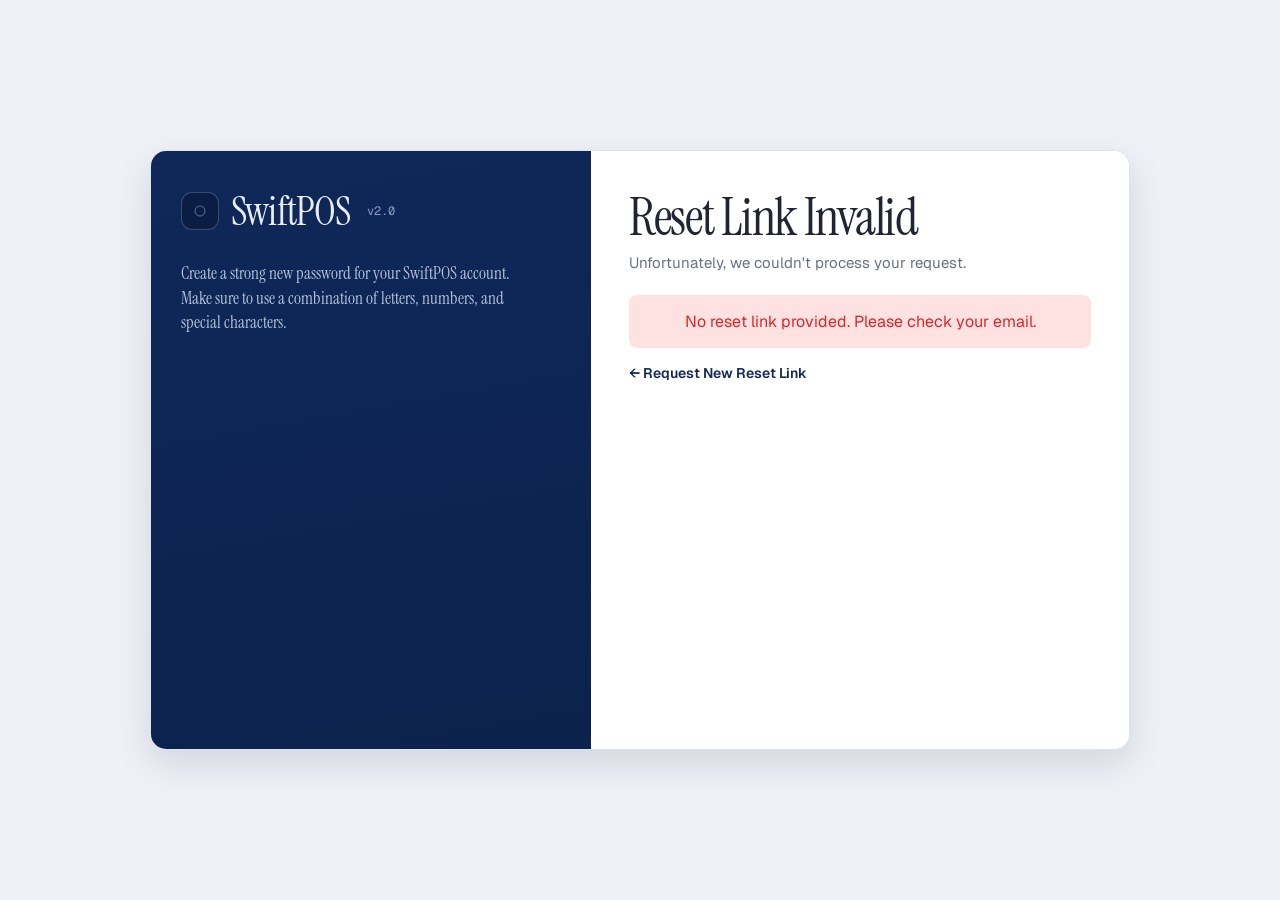
<file: reset-password.html>
<!DOCTYPE html>
<html lang="en">
<head>
  <meta charset="UTF-8">
  <meta name="viewport" content="width=device-width, initial-scale=1.0">
  <title>Reset Password - SwiftPOS</title>
  <link rel="preconnect" href="https://fonts.googleapis.com">
  <link rel="preconnect" href="https://fonts.gstatic.com" crossorigin>
  <link href="https://fonts.googleapis.com/css2?family=Geist:wght@400;500;600;700;800&family=Geist+Mono:wght@400;500;600;700&family=Instrument+Serif:ital@0;1&display=swap" rel="stylesheet">
  <link rel="stylesheet" href="login.css">
  <style>
    .info-box {
      background: #eef1f8;
      padding: 1rem;
      border-radius: 8px;
      margin: 1.5rem 0;
      font-size: 14px;
      color: #6b7280;
      line-height: 1.6;
    }
    .error-box {
      background: #fee2e2;
      padding: 1rem;
      border-radius: 8px;
      margin: 1rem 0;
      color: #dc2626;
      text-align: center;
    }
    .loading {
      text-align: center;
      padding: 2rem;
      color: #6b7280;
    }
  </style>
</head>
<body>
  <main class="login-page">
    <section class="login-shell">
      <aside class="brand-panel" aria-label="System information">
        <div class="brand-head">
          <span class="brand-icon" aria-hidden="true"></span>
          <h1 class="brand-name">SwiftPOS</h1>
          <span class="brand-version mono">v2.0</span>
        </div>
        <p class="brand-copy">
          Create a strong new password for your SwiftPOS account. Make sure to use a combination of letters, numbers, and special characters.
        </p>
      </aside>

      <section class="form-panel">
        <div id="loading" class="loading">
          Loading... Please wait while we verify your reset link.
        </div>

        <div id="error-section" style="display: none;">
          <h2>Reset Link Invalid</h2>
          <p class="helper-text">Unfortunately, we couldn't process your request.</p>
          <div class="error-box" id="error-message"></div>
          <p class="switch-link"><a href="forgot-password.html">← Request New Reset Link</a></p>
        </div>

        <div id="form-section" style="display: none;">
          <h2>Create New Password</h2>
          <p class="helper-text">Enter a strong password for your account</p>

          <form class="login-card" id="reset-form" novalidate>
            <label for="new-password">New Password <span class="required-mark" aria-hidden="true">*</span></label>
            <div class="password-field">
              <input 
                id="new-password" 
                name="new-password" 
                type="password" 
                placeholder="Enter new password (min 8 characters)" 
                autocomplete="new-password"
                minlength="8"
                required>
              <button type="button" class="password-toggle" data-password-toggle="new-password" aria-label="Show password" aria-pressed="false">
                <svg class="eye-open" viewBox="0 0 24 24" aria-hidden="true" focusable="false">
                  <path d="M12 5C7 5 3.2 8.1 1.5 12c1.7 3.9 5.5 7 10.5 7s8.8-3.1 10.5-7C20.8 8.1 17 5 12 5Zm0 11.2A4.2 4.2 0 1 1 12 7.8a4.2 4.2 0 0 1 0 8.4Zm0-6.7a2.5 2.5 0 1 0 0 5a2.5 2.5 0 0 0 0-5Z"></path>
                </svg>
                <svg class="eye-closed" viewBox="0 0 24 24" aria-hidden="true" focusable="false">
                  <path d="M2.7 4.1 1.6 5.2l3.1 3.1C3.3 9.4 2.2 10.7 1.5 12c1.7 3.9 5.5 7 10.5 7 2.1 0 4-.5 5.7-1.4l3 3L21.8 19 2.7 4.1Zm9.3 12.1A4.2 4.2 0 0 1 7.8 12c0-.6.1-1.1.3-1.6l5.5 5.5c-.5.2-1 .3-1.6.3Zm0-8.4c2.3 0 4.2 1.9 4.2 4.2 0 .6-.1 1.1-.3 1.6l2.5 2.5c1.7-1 3-2.5 4-4.1-1.7-3-5-5.2-8.9-5.2-1 0-1.9.1-2.8.4l2.1 2.1c.4-.1.8-.2 1.2-.2Z"></path>
                </svg>
              </button>
            </div>

            <label for="confirm-password">Confirm Password <span class="required-mark" aria-hidden="true">*</span></label>
            <div class="password-field">
              <input 
                id="confirm-password" 
                name="confirm-password" 
                type="password" 
                placeholder="Confirm password" 
                autocomplete="new-password"
                minlength="8"
                required>
              <button type="button" class="password-toggle" data-password-toggle="confirm-password" aria-label="Show password" aria-pressed="false">
                <svg class="eye-open" viewBox="0 0 24 24" aria-hidden="true" focusable="false">
                  <path d="M12 5C7 5 3.2 8.1 1.5 12c1.7 3.9 5.5 7 10.5 7s8.8-3.1 10.5-7C20.8 8.1 17 5 12 5Zm0 11.2A4.2 4.2 0 1 1 12 7.8a4.2 4.2 0 0 1 0 8.4Zm0-6.7a2.5 2.5 0 1 0 0 5a2.5 2.5 0 0 0 0-5Z"></path>
                </svg>
                <svg class="eye-closed" viewBox="0 0 24 24" aria-hidden="true" focusable="false">
                  <path d="M2.7 4.1 1.6 5.2l3.1 3.1C3.3 9.4 2.2 10.7 1.5 12c1.7 3.9 5.5 7 10.5 7 2.1 0 4-.5 5.7-1.4l3 3L21.8 19 2.7 4.1Zm9.3 12.1A4.2 4.2 0 0 1 7.8 12c0-.6.1-1.1.3-1.6l5.5 5.5c-.5.2-1 .3-1.6.3Zm0-8.4c2.3 0 4.2 1.9 4.2 4.2 0 .6-.1 1.1-.3 1.6l2.5 2.5c1.7-1 3-2.5 4-4.1-1.7-3-5-5.2-8.9-5.2-1 0-1.9.1-2.8.4l2.1 2.1c.4-.1.8-.2 1.2-.2Z"></path>
                </svg>
              </button>
            </div>

            <button type="submit" class="login-btn" id="reset-btn">Reset Password</button>
            <p class="status-text" id="reset-status" role="status" aria-live="polite"></p>
            <p class="switch-link"><a href="login.html">← Back to Login</a></p>
          </form>
        </div>
      </section>
    </section>
  </main>

  <script src="app-config.js"></script>
  <script>
    const { API_BASE_URL } = window.POS_CONFIG;

    const params = new URLSearchParams(window.location.search);
    const token = params.get('token');

    const loadingDiv = document.getElementById('loading');
    const errorSection = document.getElementById('error-section');
    const formSection = document.getElementById('form-section');
    const errorMessage = document.getElementById('error-message');
    const resetForm = document.getElementById('reset-form');
    const resetBtn = document.getElementById('reset-btn');
    const statusText = document.getElementById('reset-status');

    // Validate token on page load
    async function validateToken() {
      if (!token) {
        showError('No reset link provided. Please check your email.');
        return;
      }

      try {
        const response = await fetch(`${API_BASE_URL}/auth/password-reset-validate/?token=${encodeURIComponent(token)}`);
        const data = await response.json();

        if (!response.ok || !data.valid) {
          showError(data.error || 'Invalid or expired reset link. Please request a new one.');
          return;
        }

        // Token is valid, show form
        loadingDiv.style.display = 'none';
        formSection.style.display = 'block';
        setupPasswordToggle();
      } catch (error) {
        showError('Network error: ' + error.message);
      }
    }

    function showError(message) {
      loadingDiv.style.display = 'none';
      errorSection.style.display = 'block';
      errorMessage.textContent = message;
    }

    function setupPasswordToggle() {
      document.querySelectorAll('.password-toggle').forEach(btn => {
        btn.addEventListener('click', (e) => {
          e.preventDefault();
          const fieldName = btn.dataset.passwordToggle;
          const field = document.getElementById(fieldName);
          const isPassword = field.type === 'password';
          
          field.type = isPassword ? 'text' : 'password';
          btn.setAttribute('aria-pressed', isPassword);
          btn.classList.toggle('active');
        });
      });
    }

    resetForm.addEventListener('submit', async (e) => {
      e.preventDefault();

      const newPassword = document.getElementById('new-password').value;
      const confirmPassword = document.getElementById('confirm-password').value;

      if (!newPassword || !confirmPassword) {
        statusText.textContent = '❌ Please fill in all fields';
        statusText.style.color = '#dc2626';
        return;
      }

      if (newPassword.length < 8) {
        statusText.textContent = '❌ Password must be at least 8 characters';
        statusText.style.color = '#dc2626';
        return;
      }

      if (newPassword !== confirmPassword) {
        statusText.textContent = '❌ Passwords do not match';
        statusText.style.color = '#dc2626';
        return;
      }

      resetBtn.disabled = true;
      resetBtn.textContent = 'Resetting...';
      statusText.textContent = '';

      try {
        const response = await fetch(`${API_BASE_URL}/auth/password-reset-confirm/`, {
          method: 'POST',
          headers: {
            'Content-Type': 'application/json',
          },
          body: JSON.stringify({
            token,
            new_password: newPassword,
            confirm_password: confirmPassword,
          }),
        });

        const data = await response.json();

        if (!response.ok) {
          const errorMsg = data.confirm_password?.[0] || data.token?.[0] || data.error || 'Failed to reset password';
          statusText.textContent = '❌ ' + errorMsg;
          statusText.style.color = '#dc2626';
          resetBtn.disabled = false;
          resetBtn.textContent = 'Reset Password';
          return;
        }

        // Success
        statusText.textContent = '✓ Password reset successfully! Redirecting to login...';
        statusText.style.color = '#059669';
        resetBtn.disabled = true;
        resetBtn.textContent = '✓ Success';

        // Redirect after 2 seconds
        setTimeout(() => {
          window.location.href = 'login.html';
        }, 2000);
      } catch (error) {
        statusText.textContent = '❌ Network error: ' + error.message;
        statusText.style.color = '#dc2626';
        resetBtn.disabled = false;
        resetBtn.textContent = 'Reset Password';
      }
    });

    // Validate token when page loads
    validateToken();
  </script>
</body>
</html>
</file>
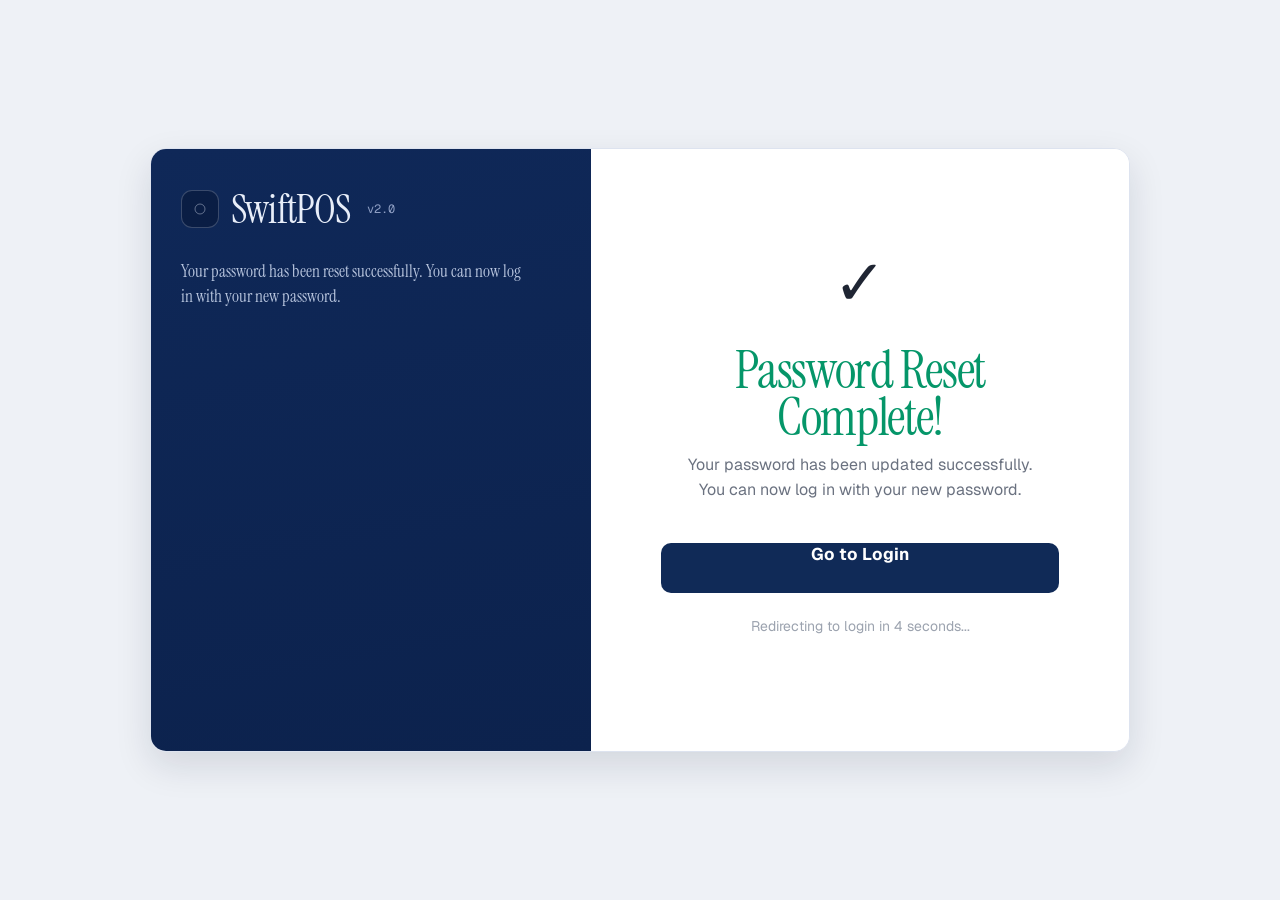
<file: reset-success.html>
<!DOCTYPE html>
<html lang="en">
<head>
  <meta charset="UTF-8">
  <meta name="viewport" content="width=device-width, initial-scale=1.0">
  <title>Password Reset Successful - SwiftPOS</title>
  <link rel="preconnect" href="https://fonts.googleapis.com">
  <link rel="preconnect" href="https://fonts.gstatic.com" crossorigin>
  <link href="https://fonts.googleapis.com/css2?family=Geist:wght@400;500;600;700;800&family=Geist+Mono:wght@400;500;600;700&family=Instrument+Serif:ital@0;1&display=swap" rel="stylesheet">
  <link rel="stylesheet" href="login.css">
  <style>
    .success-box {
      text-align: center;
      padding: 3rem 2rem;
    }
    .success-icon {
      font-size: 4rem;
      margin-bottom: 1.5rem;
    }
    .success-title {
      font-size: 1.75rem;
      font-family: 'Instrument Serif', serif;
      margin-bottom: 0.5rem;
      color: #059669;
    }
    .success-message {
      color: #6b7280;
      margin-bottom: 1rem;
      line-height: 1.6;
    }
    .countdown {
      font-size: 0.875rem;
      color: #9ca3af;
      margin: 1.5rem 0;
    }
  </style>
</head>
<body>
  <main class="login-page">
    <section class="login-shell">
      <aside class="brand-panel" aria-label="System information">
        <div class="brand-head">
          <span class="brand-icon" aria-hidden="true"></span>
          <h1 class="brand-name">SwiftPOS</h1>
          <span class="brand-version mono">v2.0</span>
        </div>
        <p class="brand-copy">
          Your password has been reset successfully. You can now log in with your new password.
        </p>
      </aside>

      <section class="form-panel">
        <div class="success-box">
          <div class="success-icon">✓</div>
          <h2 class="success-title">Password Reset Complete!</h2>
          <p class="success-message">
            Your password has been updated successfully.<br>
            You can now log in with your new password.
          </p>
          <a href="login.html" class="login-btn" style="display: inline-block; margin-top: 1.5rem; text-decoration: none;">Go to Login</a>
          <div class="countdown">
            Redirecting to login in <span id="countdown">5</span> seconds...
          </div>
        </div>
      </section>
    </section>
  </main>

  <script>
    let countdown = 5;
    const countdownEl = document.getElementById('countdown');

    const timer = setInterval(() => {
      countdown--;
      countdownEl.textContent = countdown;

      if (countdown <= 0) {
        clearInterval(timer);
        window.location.href = 'login.html';
      }
    }, 1000);
  </script>
</body>
</html>
</file>
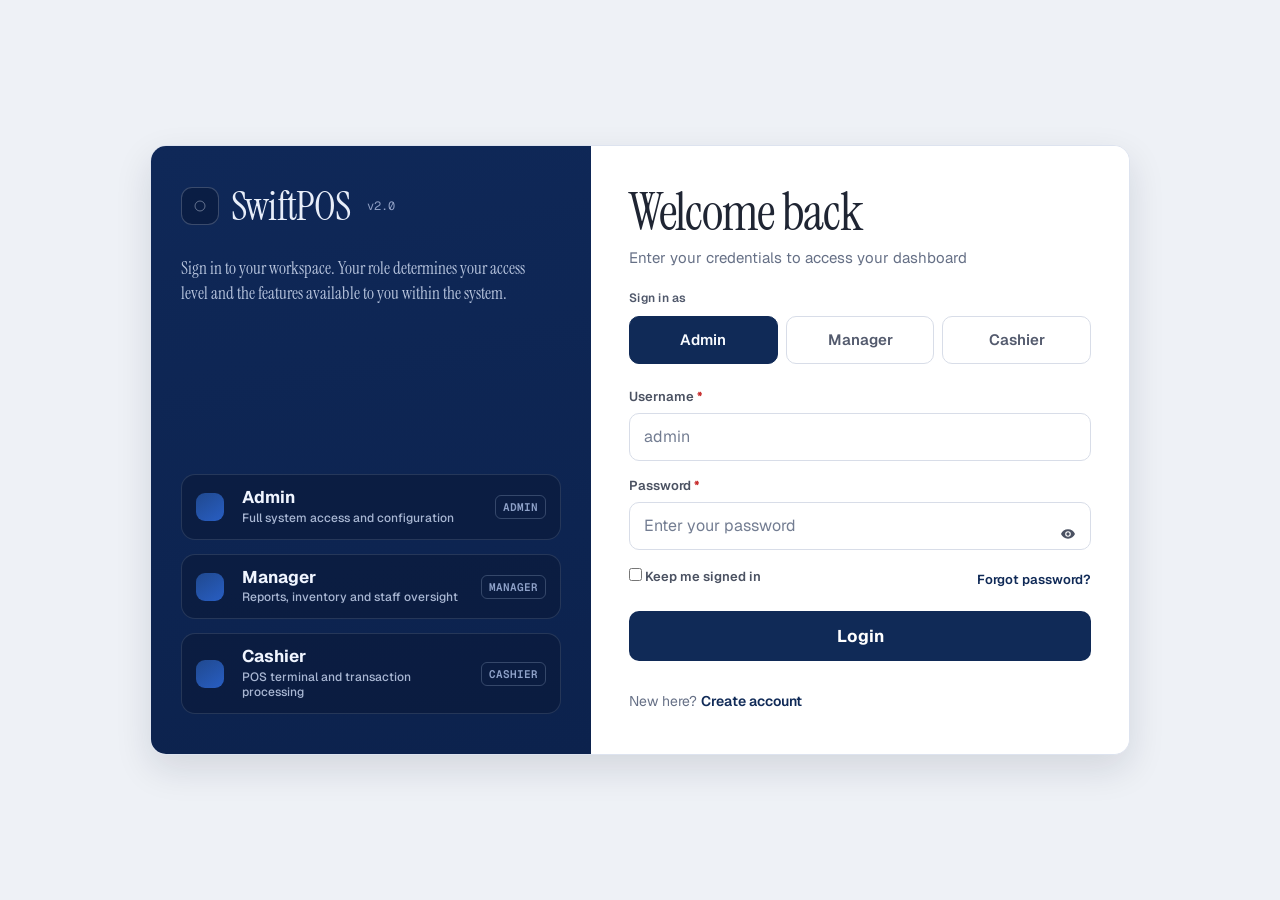
<file: settings.html>
<!DOCTYPE html>
<html lang="en">
<head>
<meta charset="UTF-8"/>
<meta name="viewport" content="width=device-width, initial-scale=1.0"/>
<title>SwiftPOS — Settings</title>
<link rel="preconnect" href="https://fonts.googleapis.com"/>
<link href="https://fonts.googleapis.com/css2?family=Instrument+Serif:ital@0;1&family=Geist:wght@300;400;500;600&family=Geist+Mono:wght@400;500&display=swap" rel="stylesheet"/>
<style>
*,*::before,*::after{box-sizing:border-box;margin:0;padding:0;}
:root{
  --navy:#0f1f3d;
  --navy-light:#1a3260;
  --navy-faint:#eef1f8;
  --navy-muted:#d0d8ea;
  --accent:#1e40af;
  --text:#111827;
  --text-muted:#6b7280;
  --text-light:#9ca3af;
  --border:#e5e7eb;
  --surface:#ffffff;
  --bg:#f4f6fb;
  --success:#059669;
  --success-bg:#d1fae5;
  --warn:#d97706;
  --warn-bg:#fef3c7;
  --danger:#dc2626;
  --danger-bg:#fee2e2;
  --sidebar-w:228px;
  --topbar-h:64px;
  --settings-nav:220px;
  --radius:8px;
  --radius-lg:14px;
}
body{font-family:'Geist',sans-serif;background:var(--bg);color:var(--text);font-size:14px;line-height:1.5;}
h1,h2,h3{font-family:'Instrument Serif',serif;font-weight:400;line-height:1.2;}

/* ======== SIDEBAR ======== */
.sidebar{position:fixed;top:0;left:0;bottom:0;width:var(--sidebar-w);background:var(--navy);display:flex;flex-direction:column;z-index:200;}
.sidebar-logo{padding:0 1.5rem;height:var(--topbar-h);display:flex;align-items:center;gap:10px;border-bottom:1px solid rgba(255,255,255,0.07);flex-shrink:0;}
.logo-mark{width:32px;height:32px;background:rgba(255,255,255,0.1);border:1px solid rgba(255,255,255,0.15);border-radius:8px;display:flex;align-items:center;justify-content:center;font-size:14px;flex-shrink:0;}
.logo-text{font-family:'Instrument Serif',serif;font-size:18px;color:#fff;}
.logo-ver{font-size:9px;color:rgba(255,255,255,0.25);font-family:'Geist Mono',monospace;margin-left:2px;}
.menu-toggle{display:none;margin-left:auto;width:32px;height:32px;border:1px solid rgba(255,255,255,0.2);border-radius:8px;background:rgba(255,255,255,0.08);color:#fff;cursor:pointer;flex-direction:column;align-items:center;justify-content:center;gap:4px;}
.menu-toggle span{width:15px;height:2px;border-radius:2px;background:#fff;transition:transform 180ms ease,opacity 180ms ease;}
.sidebar-body{flex:1;padding:1rem 0;overflow-y:auto;}
.sidebar-body::-webkit-scrollbar{display:none;}
.nav-group-label{font-size:9px;letter-spacing:0.1em;text-transform:uppercase;color:rgba(255,255,255,0.25);padding:0.85rem 1.5rem 0.35rem;font-family:'Geist Mono',monospace;}
.nav-item{display:flex;align-items:center;gap:10px;padding:0.6rem 1.5rem;color:rgba(255,255,255,0.5);cursor:pointer;transition:all 0.15s;font-size:13px;border-left:2px solid transparent;}
.nav-item:hover{color:rgba(255,255,255,0.85);background:rgba(255,255,255,0.05);}
.nav-item.active{color:#fff;background:rgba(255,255,255,0.09);border-left-color:#fff;}
.nav-item .ni{width:18px;text-align:center;font-size:13px;flex-shrink:0;}
.nav-badge{margin-left:auto;background:var(--warn);color:#fff;font-size:9px;font-weight:600;padding:2px 6px;border-radius:10px;font-family:'Geist Mono',monospace;}
.sidebar-footer{padding:1rem 1.5rem;border-top:1px solid rgba(255,255,255,0.07);flex-shrink:0;}
.user-row{display:flex;align-items:center;gap:10px;}
.user-avatar{width:32px;height:32px;border-radius:50%;background:rgba(255,255,255,0.12);display:flex;align-items:center;justify-content:center;font-size:11px;font-weight:600;color:#fff;flex-shrink:0;}
.user-avatar.has-image{background-size:cover;background-position:center;background-repeat:no-repeat;color:transparent;}
.user-info{flex:1;min-width:0;}
.user-name{font-size:12px;font-weight:500;color:#fff;}
.user-role{font-size:10px;color:rgba(255,255,255,0.35);}
.logout{background:none;border:none;color:rgba(255,255,255,0.3);cursor:pointer;font-size:16px;padding:4px;transition:color 0.15s;}
.logout:hover{color:rgba(255,255,255,0.8);}

/* ======== TOPBAR ======== */
.topbar{position:fixed;top:0;left:var(--sidebar-w);right:0;height:var(--topbar-h);background:var(--surface);border-bottom:1px solid var(--border);display:flex;align-items:center;justify-content:space-between;padding:0 2rem;z-index:100;}
.topbar-left h2{font-size:19px;}
.topbar-left p{font-size:11px;color:var(--text-muted);margin-top:1px;}
.topbar-right{display:flex;align-items:center;gap:10px;}
.btn{display:inline-flex;align-items:center;gap:6px;padding:0.5rem 1rem;border-radius:var(--radius);font-size:13px;font-weight:500;cursor:pointer;font-family:'Geist',sans-serif;border:1px solid transparent;transition:all 0.15s;}
.btn-outline{background:var(--surface);color:var(--text);border-color:var(--border);}
.btn-outline:hover{border-color:var(--navy);color:var(--navy);}
.btn-navy{background:var(--navy);color:#fff;}
.btn-navy:hover{background:var(--navy-light);}
.btn-danger{background:var(--danger-bg);color:var(--danger);border-color:#fecaca;}
.btn-danger:hover{background:#fecaca;}
.btn-sm{padding:0.35rem 0.75rem;font-size:12px;}
.btn-success{background:var(--success-bg);color:var(--success);border-color:#6ee7b7;}
.btn-success:hover{background:#a7f3d0;}

/* ======== MAIN LAYOUT ======== */
.main{margin-left:var(--sidebar-w);padding-top:var(--topbar-h);}
.settings-layout{display:grid;grid-template-columns:var(--settings-nav) 1fr;min-height:calc(100vh - var(--topbar-h));}

/* ======== SETTINGS NAV ======== */
.settings-nav{background:var(--surface);border-right:1px solid var(--border);padding:1.5rem 0;}
.sn-section-label{font-size:10px;color:var(--text-light);letter-spacing:0.08em;text-transform:uppercase;padding:0.75rem 1.25rem 0.3rem;font-weight:500;}
.sn-item{display:flex;align-items:center;gap:10px;padding:0.6rem 1.25rem;cursor:pointer;color:var(--text-muted);font-size:13px;border-left:2px solid transparent;transition:all 0.15s;}
.sn-item:hover{color:var(--text);background:var(--bg);}
.sn-item.active{color:var(--navy);background:var(--navy-faint);border-left-color:var(--navy);font-weight:500;}
.sn-icon{width:16px;text-align:center;font-size:13px;flex-shrink:0;}
.sn-badge{margin-left:auto;background:var(--danger-bg);color:var(--danger);font-size:9px;padding:2px 5px;border-radius:8px;font-weight:600;}

/* ======== SETTINGS CONTENT ======== */
.settings-content{padding:2rem;overflow-y:auto;}
.settings-section{display:none;}
.settings-section.active{display:block;animation:fadeUp 0.25s ease both;}
@keyframes fadeUp{from{opacity:0;transform:translateY(8px);}to{opacity:1;transform:translateY(0);}}

.section-hdr{margin-bottom:1.75rem;}
.section-hdr h3{font-size:26px;margin-bottom:4px;}
.section-hdr p{font-size:13px;color:var(--text-muted);}

/* ======== SETTING CARDS ======== */
.setting-card{background:var(--surface);border:1px solid var(--border);border-radius:var(--radius-lg);overflow:hidden;margin-bottom:1.25rem;}
.setting-card-header{padding:1.1rem 1.35rem;border-bottom:1px solid var(--border);display:flex;align-items:center;justify-content:space-between;}
.sch-title{font-size:14px;font-weight:500;}
.sch-sub{font-size:11px;color:var(--text-muted);margin-top:2px;}
.setting-card-body{padding:1.35rem;}

/* setting row */
.setting-row{display:flex;align-items:center;justify-content:space-between;padding:0.85rem 0;border-bottom:1px solid var(--border);}
.setting-row:last-child{border-bottom:none;}
.setting-row:first-child{padding-top:0;}
.sr-left{flex:1;min-width:0;padding-right:2rem;}
.sr-label{font-size:13px;font-weight:500;color:var(--text);}
.sr-desc{font-size:11px;color:var(--text-muted);margin-top:2px;line-height:1.5;}
.sr-right{flex-shrink:0;}

/* ======== TOGGLE SWITCH ======== */
.toggle{position:relative;width:40px;height:22px;flex-shrink:0;}
.toggle input{opacity:0;width:0;height:0;position:absolute;}
.toggle-track{position:absolute;inset:0;background:var(--border);border-radius:11px;cursor:pointer;transition:background 0.2s;}
.toggle input:checked + .toggle-track{background:var(--navy);}
.toggle-thumb{position:absolute;top:3px;left:3px;width:16px;height:16px;border-radius:50%;background:#fff;transition:transform 0.2s;pointer-events:none;box-shadow:0 1px 3px rgba(0,0,0,0.15);}
.toggle input:checked ~ .toggle-thumb{transform:translateX(18px);}

/* ======== FORM FIELDS ======== */
.field{margin-bottom:1.1rem;}
.field:last-child{margin-bottom:0;}
.field label{display:block;font-size:11px;font-weight:500;color:var(--text-muted);margin-bottom:6px;letter-spacing:0.03em;text-transform:uppercase;}
.field input,.field select,.field textarea{width:100%;padding:0.65rem 0.85rem;border:1.5px solid var(--border);border-radius:var(--radius);font-size:13px;font-family:'Geist',sans-serif;color:var(--text);background:var(--surface);outline:none;transition:border-color 0.15s;}
.field input:focus,.field select:focus,.field textarea:focus{border-color:var(--navy);}
.field textarea{resize:vertical;min-height:72px;}
.field-hint{font-size:11px;color:var(--text-light);margin-top:4px;}
.field-group{display:grid;grid-template-columns:1fr 1fr;gap:1rem;}
.field-group-3{display:grid;grid-template-columns:1fr 1fr 1fr;gap:1rem;}

/* ======== STAFF TABLE ======== */
.tbl-wrap{overflow-x:auto;}
table{width:100%;border-collapse:collapse;font-size:13px;}
thead th{text-align:left;padding:0.6rem 1rem;font-size:10px;font-weight:500;color:var(--text-muted);letter-spacing:0.05em;text-transform:uppercase;border-bottom:1px solid var(--border);background:var(--bg);}
tbody td{padding:0.75rem 1rem;border-bottom:1px solid var(--border);vertical-align:middle;}
tbody tr:last-child td{border-bottom:none;}
tbody tr:hover td{background:#fafbfd;}
.staff-avatar{width:32px;height:32px;border-radius:50%;display:flex;align-items:center;justify-content:center;font-size:11px;font-weight:600;flex-shrink:0;}
.staff-cell{display:flex;align-items:center;gap:10px;}
.role-select-inline{padding:0.3rem 0.6rem;border:1px solid var(--border);border-radius:var(--radius);font-size:12px;font-family:'Geist',sans-serif;background:var(--surface);outline:none;cursor:pointer;}
.role-select-inline:focus{border-color:var(--navy);}
.badge{display:inline-flex;align-items:center;padding:3px 8px;border-radius:20px;font-size:10px;font-weight:500;}
.badge-green{background:var(--success-bg);color:#065f46;}
.badge-gray{background:#f3f4f6;color:#374151;}
.badge-blue{background:var(--navy-faint);color:var(--navy);}
.badge-red{background:var(--danger-bg);color:#991b1b;}
.icon-btn{width:28px;height:28px;border-radius:6px;border:1px solid var(--border);background:none;cursor:pointer;display:flex;align-items:center;justify-content:center;font-size:12px;color:var(--text-muted);transition:all 0.15s;}
.icon-btn:hover{border-color:var(--danger);color:var(--danger);background:var(--danger-bg);}

/* ======== COLOR THEME PICKER ======== */
.theme-options{display:flex;gap:10px;flex-wrap:wrap;}
.theme-opt{width:44px;height:44px;border-radius:10px;cursor:pointer;border:2px solid transparent;transition:all 0.15s;position:relative;}
.theme-opt.selected{border-color:var(--text);transform:scale(1.1);}
.theme-opt .check{position:absolute;inset:0;display:flex;align-items:center;justify-content:center;color:#fff;font-size:16px;opacity:0;}
.theme-opt.selected .check{opacity:1;}

/* ======== RECEIPT PREVIEW ======== */
.receipt-preview{background:var(--bg);border:1px dashed var(--border);border-radius:var(--radius);padding:1.25rem;font-size:12px;font-family:'Geist Mono',monospace;line-height:2;max-width:280px;}
.receipt-preview .rp-title{font-family:'Instrument Serif',serif;font-size:16px;text-align:center;margin-bottom:4px;}
.receipt-preview .rp-divider{border-top:1px dashed var(--border);margin:6px 0;}
.receipt-preview .rp-row{display:flex;justify-content:space-between;font-size:11px;}

/* ======== LOG TABLE ======== */
.log-item{display:flex;align-items:flex-start;gap:12px;padding:0.75rem 0;border-bottom:1px solid var(--border);}
.log-item:last-child{border-bottom:none;}
.log-dot{width:8px;height:8px;border-radius:50%;flex-shrink:0;margin-top:5px;}
.log-body{flex:1;}
.log-title{font-size:13px;font-weight:500;}
.log-sub{font-size:11px;color:var(--text-muted);margin-top:2px;}
.log-time{font-size:10px;color:var(--text-light);font-family:'Geist Mono',monospace;white-space:nowrap;flex-shrink:0;}

/* ======== DANGER ZONE ======== */
.danger-zone{border:1px solid #fecaca;border-radius:var(--radius-lg);overflow:hidden;margin-bottom:1.25rem;}
.danger-zone-header{background:var(--danger-bg);padding:1rem 1.35rem;border-bottom:1px solid #fecaca;}
.dz-title{font-size:14px;font-weight:500;color:var(--danger);}
.dz-sub{font-size:11px;color:var(--danger);opacity:0.7;margin-top:2px;}
.danger-zone-body{padding:1.35rem;display:flex;flex-direction:column;gap:1rem;}
.dz-item{display:flex;align-items:center;justify-content:space-between;gap:1rem;}
.dz-label{font-size:13px;font-weight:500;}
.dz-desc{font-size:11px;color:var(--text-muted);margin-top:2px;}

/* ======== MODAL ======== */
.modal-overlay{position:fixed;inset:0;background:rgba(0,0,0,0.45);display:none;align-items:center;justify-content:center;z-index:500;padding:1rem;}
.modal-overlay.open{display:flex;}
.modal{background:var(--surface);border-radius:var(--radius-lg);width:100%;max-width:480px;position:relative;animation:modalIn 0.22s ease both;max-height:90vh;overflow-y:auto;}
@keyframes modalIn{from{opacity:0;transform:scale(0.96);}to{opacity:1;transform:scale(1);}}
.modal-header{padding:1.35rem 1.5rem 1rem;border-bottom:1px solid var(--border);}
.modal-header h3{font-size:22px;margin-bottom:3px;}
.modal-header p{font-size:13px;color:var(--text-muted);}
.modal-close{position:absolute;top:1rem;right:1rem;background:var(--bg);border:1px solid var(--border);border-radius:50%;width:28px;height:28px;display:flex;align-items:center;justify-content:center;cursor:pointer;font-size:13px;color:var(--text-muted);}
.modal-close:hover{background:var(--border);}
.modal-body{padding:1.5rem;}
.modal-footer{padding:1rem 1.5rem;border-top:1px solid var(--border);display:flex;gap:8px;justify-content:flex-end;}

/* ======== TOAST ======== */
.toast{position:fixed;bottom:1.5rem;right:1.5rem;background:var(--navy);color:#fff;padding:0.7rem 1.1rem;border-radius:var(--radius);font-size:13px;z-index:999;transform:translateY(60px);opacity:0;transition:all 0.25s;pointer-events:none;display:flex;align-items:center;gap:8px;}
.toast.show{transform:translateY(0);opacity:1;}
.toast.success{background:var(--success);}
.toast.error{background:var(--danger);}
.toast.warn{background:var(--warn);}

/* avatar uploader */
.avatar-uploader{display:flex;align-items:center;gap:1.25rem;margin-bottom:1.35rem;}
.avatar-lg{width:72px;height:72px;border-radius:50%;background:var(--navy-faint);display:flex;align-items:center;justify-content:center;font-size:24px;font-weight:600;color:var(--navy);flex-shrink:0;border:2px solid var(--navy-muted);}
.avatar-lg.has-image{background-size:cover;background-position:center;background-repeat:no-repeat;color:transparent;}
.avatar-actions{display:flex;flex-direction:column;gap:6px;}
.avatar-actions small{font-size:11px;color:var(--text-light);}

/* unsaved indicator */
.unsaved-bar{position:fixed;bottom:0;left:var(--sidebar-w);right:0;background:var(--navy);color:#fff;padding:0.75rem 2rem;display:none;align-items:center;justify-content:space-between;z-index:150;font-size:13px;}
.unsaved-bar.show{display:flex;}
.unsaved-bar-actions{display:flex;gap:8px;}
.ub-discard{padding:0.4rem 0.85rem;border:1px solid rgba(255,255,255,0.25);border-radius:var(--radius);background:none;color:#fff;font-size:12px;cursor:pointer;font-family:'Geist',sans-serif;transition:background 0.15s;}
.ub-discard:hover{background:rgba(255,255,255,0.1);}
.ub-save{padding:0.4rem 0.85rem;border:none;border-radius:var(--radius);background:#fff;color:var(--navy);font-size:12px;font-weight:500;cursor:pointer;font-family:'Geist',sans-serif;transition:opacity 0.15s;}
.ub-save:hover{opacity:0.9;}

@media (max-width: 980px){
  .sidebar{position:static;width:100%;}
  .menu-toggle{display:inline-flex;}
  .sidebar-body{display:block;max-height:0;opacity:0;overflow:hidden;padding:0 0.75rem;transition:max-height 220ms ease,opacity 180ms ease,padding 180ms ease;}
  .sidebar.mobile-open .sidebar-body{max-height:520px;opacity:1;padding:0.6rem 0.75rem 0.75rem;}
  .nav-group-label{display:block;padding:0.65rem 0.2rem 0.3rem;}
  .nav-item{border-left:0;border-radius:var(--radius);padding:0.5rem 0.75rem;margin-bottom:4px;}
  .nav-item.active{border-left:0;}
  .sidebar-footer{display:block;max-height:0;opacity:0;overflow:hidden;padding:0 0.75rem;border-top:0;border-bottom:1px solid rgba(255,255,255,0.08);transition:max-height 220ms ease,opacity 180ms ease,padding 180ms ease;}
  .sidebar.mobile-open .sidebar-footer{max-height:92px;opacity:1;padding:0.6rem 0.75rem;}
  .sidebar-footer .user-row{justify-content:flex-end;}
  .sidebar.mobile-open .menu-toggle span:nth-child(1){transform:translateY(6px) rotate(45deg);}
  .sidebar.mobile-open .menu-toggle span:nth-child(2){opacity:0;}
  .sidebar.mobile-open .menu-toggle span:nth-child(3){transform:translateY(-6px) rotate(-45deg);}

  .topbar,.main{position:static;left:0;margin-left:0;}
  .topbar{height:auto;padding:0.9rem 1rem;gap:10px;flex-wrap:wrap;}
  .topbar-right{width:100%;flex-wrap:wrap;}
  .main{padding-top:0;}

  .settings-layout{grid-template-columns:1fr;min-height:auto;}
  .settings-nav{display:flex;gap:8px;overflow-x:auto;overflow-y:hidden;padding:0.75rem;border-right:0;border-bottom:1px solid var(--border);}
  .sn-section-label{display:none;}
  .sn-item{border:1px solid var(--border);border-radius:999px;white-space:nowrap;border-left:1px solid var(--border);padding:0.5rem 0.85rem;}
  .sn-item.active{border-color:var(--navy);border-left-color:var(--navy);}

  .settings-content{padding:1rem;}
  .unsaved-bar{left:0;padding:0.75rem 1rem;flex-wrap:wrap;gap:8px;}
}

@media (max-width: 720px){
  .field-group,
  .field-group-3{grid-template-columns:1fr;}
}
</style>
</head>
<body>

<!-- SIDEBAR -->
<aside class="sidebar">
  <div class="sidebar-logo">
    <div class="logo-mark">⬡</div>
    <div class="logo-text">SwiftPOS</div>
    <span class="logo-ver">v2.0</span>
    <button class="menu-toggle" id="mobile-menu-toggle" type="button" aria-label="Toggle menu" aria-expanded="false"><span></span><span></span><span></span></button>
  </div>
  <div class="sidebar-body">
    <div class="nav-group-label">Main</div>
    <div class="nav-item" data-route="dashboard.html"><span class="ni">▦</span> Dashboard</div>
    <div class="nav-item" data-route="pos.html"><span class="ni">⊞</span> POS / Cashier</div>
    <div class="nav-group-label">Management</div>
    <div class="nav-item" data-route="products.html"><span class="ni">◫</span> Products</div>
    <div class="nav-item" data-route="inventory.html"><span class="ni">⊟</span> Inventory <span class="nav-badge">6</span></div>
    <div class="nav-item" data-route="customers.html"><span class="ni">◯</span> Customers</div>
    <div class="nav-group-label">Analytics</div>
    <div class="nav-item" data-route="reports.html"><span class="ni">▤</span> Reports</div>
    <div class="nav-group-label">System</div>
    <div class="nav-item active" data-route="settings.html"><span class="ni">⚙</span> Settings</div>
  </div>
  <div class="sidebar-footer">
    <div class="user-row">
      <div class="user-avatar" id="user-avatar">AD</div>
      <div class="user-info"><div class="user-name" id="user-name">Admin User</div><div class="user-role" id="user-role">Administrator</div></div>
      <button class="logout" id="logout-btn">↩</button>
    </div>
  </div>
</aside>

<!-- TOPBAR -->
<header class="topbar">
  <div class="topbar-left">
    <h2>Settings</h2>
    <p id="topbar-sub">Store Profile</p>
  </div>
  <div class="topbar-right">
    <button class="btn btn-outline" onclick="discardChanges()">Discard</button>
    <button class="btn btn-navy" onclick="saveSettings()">Save Changes</button>
  </div>
</header>

<!-- MAIN -->
<main class="main">
  <div class="settings-layout">

    <!-- SETTINGS NAV -->
    <nav class="settings-nav">
      <div class="sn-section-label">General</div>
      <div class="sn-item active" onclick="showSection('store',this)"><span class="sn-icon">🏪</span> Store Profile</div>
      <div class="sn-item" onclick="showSection('appearance',this)"><span class="sn-icon">🎨</span> Appearance</div>
      <div class="sn-item" onclick="showSection('regional',this)"><span class="sn-icon">🌍</span> Regional</div>

      <div class="sn-section-label">POS & Sales</div>
      <div class="sn-item" onclick="showSection('pos',this)"><span class="sn-icon">⊞</span> POS Settings</div>
      <div class="sn-item" onclick="showSection('receipt',this)"><span class="sn-icon">🧾</span> Receipt Setup</div>
      <div class="sn-item" onclick="showSection('payment',this)"><span class="sn-icon">💳</span> Payment Methods</div>
      <div class="sn-item" onclick="showSection('tax',this)"><span class="sn-icon">%</span> Tax & Discounts</div>

      <div class="sn-section-label">People</div>
      <div class="sn-item" onclick="showSection('staff',this)"><span class="sn-icon">◯</span> Staff & Roles</div>
      <div class="sn-item" onclick="showSection('account',this)"><span class="sn-icon">👤</span> My Account</div>

      <div class="sn-section-label">System</div>
      <div class="sn-item" onclick="showSection('notifications',this)"><span class="sn-icon">🔔</span> Notifications <span class="sn-badge">3</span></div>
      <div class="sn-item" onclick="showSection('security',this)"><span class="sn-icon">🔒</span> Security</div>
      <div class="sn-item" onclick="showSection('backup',this)"><span class="sn-icon">💾</span> Backup & Data</div>
      <div class="sn-item" onclick="showSection('audit',this)"><span class="sn-icon">▤</span> Audit Log</div>
    </nav>

    <!-- SETTINGS CONTENT -->
    <div class="settings-content">

      <!-- ===== STORE PROFILE ===== -->
      <div class="settings-section active" id="sec-store">
        <div class="section-hdr"><h3>Store Profile</h3><p>Basic information about your store shown on receipts and reports</p></div>
        <div class="setting-card">
          <div class="setting-card-header"><div><div class="sch-title">Store Information</div><div class="sch-sub">Details printed on every receipt</div></div></div>
          <div class="setting-card-body">
            <div class="avatar-uploader">
              <div class="avatar-lg" id="store-logo-preview" data-default-text="⬡">⬡</div>
              <div class="avatar-actions">
                <button class="btn btn-outline btn-sm" onclick="openStoreLogoPicker()">Upload Logo</button>
                <button class="btn btn-sm" style="background:none;border:none;color:var(--text-muted);font-family:'Geist',sans-serif;cursor:pointer;font-size:12px;padding:0;" onclick="removeStoreLogo()">Remove</button>
                <input type="file" id="store-logo-input" accept="image/png,image/jpeg,image/webp" style="display:none;" onchange="onStoreLogoSelected(event)"/>
                <small>PNG or JPG, max 2MB</small>
              </div>
            </div>
            <div class="field-group">
              <div class="field"><label>Store Name</label><input type="text" value="SwiftPOS Store" oninput="markDirty()"/></div>
              <div class="field"><label>Store ID / Branch Code</label><input type="text" value="KSI-001" oninput="markDirty()"/></div>
            </div>
            <div class="field"><label>Store Address</label><input type="text" value="Adum, Kumasi, Ashanti Region, Ghana" oninput="markDirty()"/></div>
            <div class="field-group">
              <div class="field"><label>Phone Number</label><input type="tel" value="+233 32 202 0000" oninput="markDirty()"/></div>
              <div class="field"><label>Email Address</label><input type="email" value="store@swiftpos.com" oninput="markDirty()"/></div>
            </div>
            <div class="field"><label>Business Registration Number</label><input type="text" value="GH-BUS-20240011" oninput="markDirty()"/></div>
            <div class="field"><label>Store Description / Tagline</label><textarea oninput="markDirty()">Your trusted neighbourhood retail store — fast, fresh, and friendly.</textarea></div>
          </div>
        </div>
        <div class="setting-card">
          <div class="setting-card-header"><div><div class="sch-title">Business Hours</div><div class="sch-sub">When your store is open</div></div></div>
          <div class="setting-card-body">
            <div class="field-group-3">
              <div class="field"><label>Opening Time</label><input type="time" value="07:00" oninput="markDirty()"/></div>
              <div class="field"><label>Closing Time</label><input type="time" value="20:00" oninput="markDirty()"/></div>
              <div class="field"><label>Timezone</label><select oninput="markDirty()"><option selected>GMT+0 (Accra)</option><option>GMT+1 (Lagos)</option></select></div>
            </div>
            <div class="setting-row">
              <div class="sr-left"><div class="sr-label">Open on Sundays</div><div class="sr-desc">Allow sales to be processed on Sundays</div></div>
              <div class="sr-right"><label class="toggle"><input type="checkbox" onchange="markDirty()"/><div class="toggle-track"></div><div class="toggle-thumb"></div></label></div>
            </div>
            <div class="setting-row">
              <div class="sr-left"><div class="sr-label">Public Holiday Alerts</div><div class="sr-desc">Notify cashiers about public holidays</div></div>
              <div class="sr-right"><label class="toggle"><input type="checkbox" checked onchange="markDirty()"/><div class="toggle-track"></div><div class="toggle-thumb"></div></label></div>
            </div>
          </div>
        </div>
      </div>

      <!-- ===== APPEARANCE ===== -->
      <div class="settings-section" id="sec-appearance">
        <div class="section-hdr"><h3>Appearance</h3><p>Customise how SwiftPOS looks for your team</p></div>
        <div class="setting-card">
          <div class="setting-card-header"><div><div class="sch-title">Theme Color</div><div class="sch-sub">Primary color used across the interface</div></div></div>
          <div class="setting-card-body">
            <div class="theme-options" id="theme-options">
              <div class="theme-opt selected" data-theme-color="#0f1f3d" style="background:#0f1f3d;" onclick="selectTheme(this,'#0f1f3d','Navy (Default)')" title="Navy (Default)"><div class="check">✓</div></div>
              <div class="theme-opt" data-theme-color="#1d4ed8" style="background:#1d4ed8;" onclick="selectTheme(this,'#1d4ed8','Blue')" title="Blue"><div class="check">✓</div></div>
              <div class="theme-opt" data-theme-color="#065f46" style="background:#065f46;" onclick="selectTheme(this,'#065f46','Green')" title="Green"><div class="check">✓</div></div>
              <div class="theme-opt" data-theme-color="#7c3aed" style="background:#7c3aed;" onclick="selectTheme(this,'#7c3aed','Purple')" title="Purple"><div class="check">✓</div></div>
              <div class="theme-opt" data-theme-color="#b45309" style="background:#b45309;" onclick="selectTheme(this,'#b45309','Amber')" title="Amber"><div class="check">✓</div></div>
              <div class="theme-opt" data-theme-color="#be123c" style="background:#be123c;" onclick="selectTheme(this,'#be123c','Rose')" title="Rose"><div class="check">✓</div></div>
              <div class="theme-opt" data-theme-color="#374151" style="background:#374151;" onclick="selectTheme(this,'#374151','Slate')" title="Slate"><div class="check">✓</div></div>
            </div>
            <div style="margin-top:1rem;font-size:12px;color:var(--text-muted);">Selected: <span id="theme-label" style="font-weight:500;color:var(--text);">Navy (Default)</span></div>
          </div>
        </div>
        <div class="setting-card">
          <div class="setting-card-header"><div><div class="sch-title">Display Preferences</div></div></div>
          <div class="setting-card-body">
            <div class="setting-row">
              <div class="sr-left"><div class="sr-label">Compact Sidebar</div><div class="sr-desc">Show only icons in the sidebar to save space</div></div>
              <div class="sr-right"><label class="toggle"><input type="checkbox" onchange="markDirty()"/><div class="toggle-track"></div><div class="toggle-thumb"></div></label></div>
            </div>
            <div class="setting-row">
              <div class="sr-left"><div class="sr-label">Show Product Images</div><div class="sr-desc">Display emoji icons on the POS product grid</div></div>
              <div class="sr-right"><label class="toggle"><input type="checkbox" checked onchange="markDirty()"/><div class="toggle-track"></div><div class="toggle-thumb"></div></label></div>
            </div>
            <div class="setting-row">
              <div class="sr-left"><div class="sr-label">Animations</div><div class="sr-desc">Enable UI transitions and micro-interactions</div></div>
              <div class="sr-right"><label class="toggle"><input type="checkbox" checked onchange="markDirty()"/><div class="toggle-track"></div><div class="toggle-thumb"></div></label></div>
            </div>
            <div class="setting-row">
              <div class="sr-left"><div class="sr-label">Dense Table Mode</div><div class="sr-desc">Reduce row padding to show more data at once</div></div>
              <div class="sr-right"><label class="toggle"><input type="checkbox" onchange="markDirty()"/><div class="toggle-track"></div><div class="toggle-thumb"></div></label></div>
            </div>
            <div class="setting-row">
              <div class="sr-left"><div class="sr-label">Default View</div><div class="sr-desc">Starting page after login</div></div>
              <div class="sr-right"><select class="role-select-inline" onchange="markDirty()"><option>Dashboard</option><option>POS / Cashier</option><option>Reports</option></select></div>
            </div>
          </div>
        </div>
      </div>

      <!-- ===== REGIONAL ===== -->
      <div class="settings-section" id="sec-regional">
        <div class="section-hdr"><h3>Regional Settings</h3><p>Currency, language, date and number formats</p></div>
        <div class="setting-card">
          <div class="setting-card-header"><div><div class="sch-title">Locale & Currency</div></div></div>
          <div class="setting-card-body">
            <div class="field-group">
              <div class="field"><label>Currency</label><select onchange="markDirty()"><option selected>GHS — Ghanaian Cedi (GH₵)</option><option>USD — US Dollar ($)</option><option>NGN — Nigerian Naira (₦)</option><option>KES — Kenyan Shilling (KSh)</option></select></div>
              <div class="field"><label>Language</label><select onchange="markDirty()"><option selected>English (Ghana)</option><option>English (UK)</option><option>French</option></select></div>
              <div class="field"><label>Date Format</label><select onchange="markDirty()"><option selected>DD/MM/YYYY</option><option>MM/DD/YYYY</option><option>YYYY-MM-DD</option></select></div>
              <div class="field"><label>Time Format</label><select onchange="markDirty()"><option selected>12-hour (AM/PM)</option><option>24-hour</option></select></div>
            </div>
            <div class="field-group">
              <div class="field"><label>Decimal Separator</label><select onchange="markDirty()"><option selected>Period ( . )</option><option>Comma ( , )</option></select></div>
              <div class="field"><label>Thousands Separator</label><select onchange="markDirty()"><option selected>Comma ( , )</option><option>Period ( . )</option><option>Space</option></select></div>
            </div>
          </div>
        </div>
      </div>

      <!-- ===== POS SETTINGS ===== -->
      <div class="settings-section" id="sec-pos">
        <div class="section-hdr"><h3>POS Settings</h3><p>Configure how the cashier terminal behaves</p></div>
        <div class="setting-card">
          <div class="setting-card-header"><div><div class="sch-title">Transaction Behaviour</div></div></div>
          <div class="setting-card-body">
            <div class="setting-row">
              <div class="sr-left"><div class="sr-label">Require Customer on Every Sale</div><div class="sr-desc">Force cashier to select a customer before checkout</div></div>
              <div class="sr-right"><label class="toggle"><input type="checkbox" onchange="markDirty()"/><div class="toggle-track"></div><div class="toggle-thumb"></div></label></div>
            </div>
            <div class="setting-row">
              <div class="sr-left"><div class="sr-label">Allow Negative Stock Sales</div><div class="sr-desc">Permit sales even when stock level hits zero</div></div>
              <div class="sr-right"><label class="toggle"><input type="checkbox" onchange="markDirty()"/><div class="toggle-track"></div><div class="toggle-thumb"></div></label></div>
            </div>
            <div class="setting-row">
              <div class="sr-left"><div class="sr-label">Auto-print Receipt</div><div class="sr-desc">Automatically send to printer after every sale</div></div>
              <div class="sr-right"><label class="toggle"><input type="checkbox" checked onchange="markDirty()"/><div class="toggle-track"></div><div class="toggle-thumb"></div></label></div>
            </div>
            <div class="setting-row">
              <div class="sr-left"><div class="sr-label">Barcode Scanner Mode</div><div class="sr-desc">Optimise input for USB barcode scanners</div></div>
              <div class="sr-right"><label class="toggle"><input type="checkbox" checked onchange="markDirty()"/><div class="toggle-track"></div><div class="toggle-thumb"></div></label></div>
            </div>
            <div class="setting-row">
              <div class="sr-left"><div class="sr-label">Cashier PIN Confirmation</div><div class="sr-desc">Require 4-digit PIN before each transaction</div></div>
              <div class="sr-right"><label class="toggle"><input type="checkbox" onchange="markDirty()"/><div class="toggle-track"></div><div class="toggle-thumb"></div></label></div>
            </div>
            <div class="setting-row">
              <div class="sr-left"><div class="sr-label">Max Items Per Cart</div><div class="sr-desc">Limit the number of line items in one transaction</div></div>
              <div class="sr-right"><input type="number" value="50" min="1" max="200" style="width:70px;padding:0.35rem 0.5rem;border:1.5px solid var(--border);border-radius:var(--radius);font-size:13px;font-family:'Geist Mono',monospace;text-align:center;outline:none;" oninput="markDirty()"/></div>
            </div>
            <div class="setting-row">
              <div class="sr-left"><div class="sr-label">Session Auto-logout (minutes)</div><div class="sr-desc">Automatically log out cashier after inactivity</div></div>
              <div class="sr-right"><select class="role-select-inline" onchange="markDirty()"><option>15 min</option><option selected>30 min</option><option>60 min</option><option>Never</option></select></div>
            </div>
          </div>
        </div>
      </div>

      <!-- ===== RECEIPT ===== -->
      <div class="settings-section" id="sec-receipt">
        <div class="section-hdr"><h3>Receipt Setup</h3><p>Customise what appears on printed and digital receipts</p></div>
        <div style="display:grid;grid-template-columns:1fr 280px;gap:1.25rem;">
          <div>
            <div class="setting-card">
              <div class="setting-card-header"><div><div class="sch-title">Receipt Content</div></div></div>
              <div class="setting-card-body">
                <div class="setting-row">
                  <div class="sr-left"><div class="sr-label">Show Store Logo</div></div>
                  <div class="sr-right"><label class="toggle"><input type="checkbox" checked onchange="markDirty();updateReceiptPreview()"/><div class="toggle-track"></div><div class="toggle-thumb"></div></label></div>
                </div>
                <div class="setting-row">
                  <div class="sr-left"><div class="sr-label">Show Cashier Name</div></div>
                  <div class="sr-right"><label class="toggle"><input type="checkbox" checked onchange="markDirty();updateReceiptPreview()"/><div class="toggle-track"></div><div class="toggle-thumb"></div></label></div>
                </div>
                <div class="setting-row">
                  <div class="sr-left"><div class="sr-label">Show Customer Name</div></div>
                  <div class="sr-right"><label class="toggle"><input type="checkbox" checked onchange="markDirty()"/><div class="toggle-track"></div><div class="toggle-thumb"></div></label></div>
                </div>
                <div class="setting-row">
                  <div class="sr-left"><div class="sr-label">Show Tax Breakdown</div></div>
                  <div class="sr-right"><label class="toggle"><input type="checkbox" checked onchange="markDirty()"/><div class="toggle-track"></div><div class="toggle-thumb"></div></label></div>
                </div>
                <div class="setting-row">
                  <div class="sr-left"><div class="sr-label">Show Loyalty Points</div></div>
                  <div class="sr-right"><label class="toggle"><input type="checkbox" checked onchange="markDirty()"/><div class="toggle-track"></div><div class="toggle-thumb"></div></label></div>
                </div>
                <div class="setting-row">
                  <div class="sr-left"><div class="sr-label">Show Barcode on Receipt</div></div>
                  <div class="sr-right"><label class="toggle"><input type="checkbox" onchange="markDirty()"/><div class="toggle-track"></div><div class="toggle-thumb"></div></label></div>
                </div>
                <div class="field" style="margin-top:1rem;">
                  <label>Footer Message</label>
                  <textarea oninput="markDirty()">Thank you for shopping with us! Visit again soon.</textarea>
                </div>
              </div>
            </div>
          </div>
          <div>
            <div style="font-size:12px;font-weight:500;color:var(--text-muted);margin-bottom:8px;text-transform:uppercase;letter-spacing:0.04em;">Receipt Preview</div>
            <div class="receipt-preview" id="receipt-preview">
              <div class="rp-title">SwiftPOS Store</div>
              <div style="font-size:10px;text-align:center;color:var(--text-muted);">Adum, Kumasi · +233 32 202 0000</div>
              <div class="rp-divider"></div>
              <div style="font-size:10px;color:var(--text-muted);">TXN-00413 · 27/03/2026 14:32</div>
              <div style="font-size:10px;color:var(--text-muted);">Cashier: Ama Darko</div>
              <div style="font-size:10px;color:var(--text-muted);">Customer: Kwame Mensah</div>
              <div class="rp-divider"></div>
              <div class="rp-row"><span>Bottled Water ×3</span><span>GH₵ 6.00</span></div>
              <div class="rp-row"><span>Milo 400g ×1</span><span>GH₵ 12.00</span></div>
              <div class="rp-row"><span>Indomie ×2</span><span>GH₵ 10.00</span></div>
              <div class="rp-divider"></div>
              <div class="rp-row"><span>Subtotal</span><span>GH₵ 28.00</span></div>
              <div class="rp-row"><span>Tax (5%)</span><span>GH₵ 1.40</span></div>
              <div class="rp-divider"></div>
              <div class="rp-row" style="font-weight:600;font-size:13px;"><span>TOTAL</span><span>GH₵ 29.40</span></div>
              <div class="rp-row"><span>Cash Paid</span><span>GH₵ 30.00</span></div>
              <div class="rp-row"><span>Change</span><span>GH₵ 0.60</span></div>
              <div class="rp-divider"></div>
              <div style="font-size:10px;color:var(--text-muted);text-align:center;line-height:1.8;">★ Loyalty Points: 480 pts<br/>Thank you for shopping with us!<br/>Visit again soon.</div>
            </div>
          </div>
        </div>
      </div>

      <!-- ===== PAYMENT ===== -->
      <div class="settings-section" id="sec-payment">
        <div class="section-hdr"><h3>Payment Methods</h3><p>Enable or disable payment options at the POS terminal</p></div>
        <div class="setting-card">
          <div class="setting-card-header"><div><div class="sch-title">Accepted Payments</div></div></div>
          <div class="setting-card-body">
            <div class="setting-row">
              <div class="sr-left"><div class="sr-label">💵 Cash</div><div class="sr-desc">Accept physical cash payments</div></div>
              <div class="sr-right"><label class="toggle"><input type="checkbox" checked onchange="markDirty()"/><div class="toggle-track"></div><div class="toggle-thumb"></div></label></div>
            </div>
            <div class="setting-row">
              <div class="sr-left"><div class="sr-label">📱 Mobile Money (MoMo)</div><div class="sr-desc">MTN, Vodafone Cash, AirtelTigo Money</div></div>
              <div class="sr-right"><label class="toggle"><input type="checkbox" checked onchange="markDirty()"/><div class="toggle-track"></div><div class="toggle-thumb"></div></label></div>
            </div>
            <div class="setting-row">
              <div class="sr-left"><div class="sr-label">💳 Credit / Debit Card</div><div class="sr-desc">Visa, Mastercard via POS terminal reader</div></div>
              <div class="sr-right"><label class="toggle"><input type="checkbox" checked onchange="markDirty()"/><div class="toggle-track"></div><div class="toggle-thumb"></div></label></div>
            </div>
            <div class="setting-row">
              <div class="sr-left"><div class="sr-label">⇌ Split Payment</div><div class="sr-desc">Allow payment across multiple methods</div></div>
              <div class="sr-right"><label class="toggle"><input type="checkbox" checked onchange="markDirty()"/><div class="toggle-track"></div><div class="toggle-thumb"></div></label></div>
            </div>
            <div class="setting-row">
              <div class="sr-left"><div class="sr-label">📋 Store Credit</div><div class="sr-desc">Allow customers to pay on account</div></div>
              <div class="sr-right"><label class="toggle"><input type="checkbox" onchange="markDirty()"/><div class="toggle-track"></div><div class="toggle-thumb"></div></label></div>
            </div>
            <div class="setting-row">
              <div class="sr-left"><div class="sr-label">🏷 Voucher / Coupon</div><div class="sr-desc">Accept discount voucher codes at checkout</div></div>
              <div class="sr-right"><label class="toggle"><input type="checkbox" checked onchange="markDirty()"/><div class="toggle-track"></div><div class="toggle-thumb"></div></label></div>
            </div>
          </div>
        </div>
        <div class="setting-card">
          <div class="setting-card-header"><div><div class="sch-title">Mobile Money Numbers</div><div class="sch-sub">Merchant numbers for each network</div></div></div>
          <div class="setting-card-body">
            <div class="field-group">
              <div class="field"><label>MTN MoMo</label><input type="tel" placeholder="024 XXX XXXX" oninput="markDirty()"/></div>
              <div class="field"><label>Vodafone Cash</label><input type="tel" placeholder="020 XXX XXXX" oninput="markDirty()"/></div>
              <div class="field"><label>AirtelTigo Money</label><input type="tel" placeholder="027 XXX XXXX" oninput="markDirty()"/></div>
              <div class="field"><label>Merchant Name</label><input type="text" placeholder="SwiftPOS Store" oninput="markDirty()"/></div>
            </div>
          </div>
        </div>
      </div>

      <!-- ===== TAX ===== -->
      <div class="settings-section" id="sec-tax">
        <div class="section-hdr"><h3>Tax &amp; Discounts</h3><p>Configure tax rates and discount rules</p></div>
        <div class="setting-card">
          <div class="setting-card-header"><div><div class="sch-title">Tax Configuration</div></div></div>
          <div class="setting-card-body">
            <div class="setting-row">
              <div class="sr-left"><div class="sr-label">Enable Tax</div><div class="sr-desc">Apply VAT/tax to all transactions</div></div>
              <div class="sr-right"><label class="toggle"><input type="checkbox" checked onchange="markDirty()"/><div class="toggle-track"></div><div class="toggle-thumb"></div></label></div>
            </div>
            <div class="setting-row">
              <div class="sr-left"><div class="sr-label">Tax Inclusive Pricing</div><div class="sr-desc">Product prices already include tax (no tax added at checkout)</div></div>
              <div class="sr-right"><label class="toggle"><input type="checkbox" onchange="markDirty()"/><div class="toggle-track"></div><div class="toggle-thumb"></div></label></div>
            </div>
            <div class="field-group" style="margin-top:1rem;">
              <div class="field"><label>Tax Name</label><input type="text" value="VAT" oninput="markDirty()"/></div>
              <div class="field"><label>Tax Rate (%)</label><input type="number" value="5" min="0" max="100" step="0.1" oninput="markDirty()"/></div>
            </div>
          </div>
        </div>
        <div class="setting-card">
          <div class="setting-card-header"><div><div class="sch-title">Discount Rules</div></div></div>
          <div class="setting-card-body">
            <div class="setting-row">
              <div class="sr-left"><div class="sr-label">Allow Cashier Discounts</div><div class="sr-desc">Let cashiers apply discounts at the POS</div></div>
              <div class="sr-right"><label class="toggle"><input type="checkbox" checked onchange="markDirty()"/><div class="toggle-track"></div><div class="toggle-thumb"></div></label></div>
            </div>
            <div class="setting-row">
              <div class="sr-left"><div class="sr-label">Max Discount (%)</div><div class="sr-desc">Maximum discount a cashier can apply without manager approval</div></div>
              <div class="sr-right"><input type="number" value="10" min="0" max="100" style="width:70px;padding:0.35rem 0.5rem;border:1.5px solid var(--border);border-radius:var(--radius);font-size:13px;font-family:'Geist Mono',monospace;text-align:center;outline:none;" oninput="markDirty()"/></div>
            </div>
            <div class="setting-row">
              <div class="sr-left"><div class="sr-label">Manager Approval for High Discounts</div><div class="sr-desc">Require manager PIN for discounts above the max threshold</div></div>
              <div class="sr-right"><label class="toggle"><input type="checkbox" checked onchange="markDirty()"/><div class="toggle-track"></div><div class="toggle-thumb"></div></label></div>
            </div>
          </div>
        </div>
      </div>

      <!-- ===== STAFF & ROLES ===== -->
      <div class="settings-section" id="sec-staff">
        <div class="section-hdr"><h3>Staff &amp; Roles</h3><p>Manage your team, their roles and system access</p></div>
        <div class="setting-card" style="padding:0;overflow:hidden;">
          <div class="setting-card-header">
            <div><div class="sch-title">Team Members</div><div class="sch-sub" id="staff-count-sub">Loading staff...</div></div>
            <button class="btn btn-navy btn-sm" onclick="openAddStaff()">+ Add Staff</button>
          </div>
          <div class="tbl-wrap">
            <table>
              <thead><tr><th>Staff Member</th><th>Role</th><th>PIN</th><th>Last Login</th><th>Status</th><th style="text-align:right;">Actions</th></tr></thead>
              <tbody id="staff-tbody"></tbody>
            </table>
          </div>
        </div>
        <div class="setting-card" style="margin-top:1.25rem;">
          <div class="setting-card-header"><div><div class="sch-title">Role Permissions</div><div class="sch-sub">What each role can access</div></div></div>
          <div class="setting-card-body">
            <div style="overflow-x:auto;">
              <table style="font-size:12px;">
                <thead><tr><th style="text-align:left;padding:0.5rem 0.75rem;font-size:10px;">Permission</th><th style="padding:0.5rem 0.75rem;text-align:center;">Admin</th><th style="padding:0.5rem 0.75rem;text-align:center;">Manager</th><th style="padding:0.5rem 0.75rem;text-align:center;">Cashier</th></tr></thead>
                <tbody id="perms-tbody"></tbody>
              </table>
            </div>
          </div>
        </div>
      </div>

      <!-- ===== MY ACCOUNT ===== -->
      <div class="settings-section" id="sec-account">
        <div class="section-hdr"><h3>My Account</h3><p>Update your personal profile and password</p></div>
        <div class="setting-card">
          <div class="setting-card-header"><div><div class="sch-title">Profile Information</div></div></div>
          <div class="setting-card-body">
            <div class="avatar-uploader">
              <div class="avatar-lg" id="account-photo-preview" data-default-text="AD" style="background:var(--navy-faint);color:var(--navy);">AD</div>
              <div class="avatar-actions">
                <button class="btn btn-outline btn-sm" onclick="openAccountPhotoPicker()">Change Photo</button>
                <button class="btn btn-sm" style="background:none;border:none;color:var(--text-muted);font-family:'Geist',sans-serif;cursor:pointer;font-size:12px;padding:0;" onclick="removeAccountPhoto()">Remove</button>
                <input type="file" id="account-photo-input" accept="image/png,image/jpeg,image/webp" style="display:none;" onchange="onAccountPhotoSelected(event)"/>
                <small>Visible to all team members</small>
              </div>
            </div>
            <div class="field-group">
              <div class="field"><label>First Name</label><input type="text" value="Admin" oninput="markDirty()"/></div>
              <div class="field"><label>Last Name</label><input type="text" value="User" oninput="markDirty()"/></div>
            </div>
            <div class="field-group">
              <div class="field"><label>Email Address</label><input type="email" value="admin@swiftpos.com" oninput="markDirty()"/></div>
              <div class="field"><label>Phone Number</label><input type="tel" value="+233 24 000 0000" oninput="markDirty()"/></div>
            </div>
            <div class="field"><label>Role</label><input type="text" value="Administrator" disabled style="background:var(--bg);color:var(--text-muted);cursor:not-allowed;"/></div>
          </div>
        </div>
        <div class="setting-card">
          <div class="setting-card-header"><div><div class="sch-title">Change Password</div></div></div>
          <div class="setting-card-body">
            <div class="field"><label>Current Password</label><input type="password" placeholder="••••••••" oninput="markDirty()"/></div>
            <div class="field-group">
              <div class="field"><label>New Password</label><input type="password" placeholder="••••••••" oninput="markDirty()"/></div>
              <div class="field"><label>Confirm New Password</label><input type="password" placeholder="••••••••" oninput="markDirty()"/></div>
            </div>
            <button class="btn btn-outline btn-sm" style="margin-top:0.5rem;" onclick="showToast('Password updated successfully ✓','success')">Update Password</button>
          </div>
        </div>
      </div>

      <!-- ===== NOTIFICATIONS ===== -->
      <div class="settings-section" id="sec-notifications">
        <div class="section-hdr"><h3>Notifications</h3><p>Choose which alerts you receive and how</p></div>
        <div class="setting-card">
          <div class="setting-card-header"><div><div class="sch-title">Alert Types</div></div></div>
          <div class="setting-card-body">
            <div class="setting-row"><div class="sr-left"><div class="sr-label">Low Stock Alerts</div><div class="sr-desc">Notify when a product falls below minimum stock level</div></div><div class="sr-right"><label class="toggle"><input type="checkbox" data-setting-key="low_stock_alerts" checked onchange="markDirty()"/><div class="toggle-track"></div><div class="toggle-thumb"></div></label></div></div>
            <div class="setting-row"><div class="sr-left"><div class="sr-label">Daily Sales Summary</div><div class="sr-desc">Email a summary report at end of each business day</div></div><div class="sr-right"><label class="toggle"><input type="checkbox" data-setting-key="daily_sales_summary" checked onchange="markDirty()"/><div class="toggle-track"></div><div class="toggle-thumb"></div></label></div></div>
            <div class="setting-row"><div class="sr-left"><div class="sr-label">Large Transaction Alert</div><div class="sr-desc">Notify admin for transactions above GH₵ 500</div></div><div class="sr-right"><label class="toggle"><input type="checkbox" data-setting-key="large_transaction_alert" checked onchange="markDirty()"/><div class="toggle-track"></div><div class="toggle-thumb"></div></label></div></div>
            <div class="setting-row"><div class="sr-left"><div class="sr-label">Failed Login Attempts</div><div class="sr-desc">Alert on 3+ consecutive failed logins</div></div><div class="sr-right"><label class="toggle"><input type="checkbox" data-setting-key="failed_login_attempts" checked onchange="markDirty()"/><div class="toggle-track"></div><div class="toggle-thumb"></div></label></div></div>
            <div class="setting-row"><div class="sr-left"><div class="sr-label">Refund Processed</div><div class="sr-desc">Notify admin whenever a refund is issued</div></div><div class="sr-right"><label class="toggle"><input type="checkbox" data-setting-key="refund_processed" onchange="markDirty()"/><div class="toggle-track"></div><div class="toggle-thumb"></div></label></div></div>
            <div class="setting-row"><div class="sr-left"><div class="sr-label">New Customer Registration</div><div class="sr-desc">Alert when a new customer is added</div></div><div class="sr-right"><label class="toggle"><input type="checkbox" data-setting-key="new_customer_registration" onchange="markDirty()"/><div class="toggle-track"></div><div class="toggle-thumb"></div></label></div></div>
          </div>
        </div>
        <div class="setting-card">
          <div class="setting-card-header"><div><div class="sch-title">Notification Channels</div></div></div>
          <div class="setting-card-body">
            <div class="setting-row"><div class="sr-left"><div class="sr-label">In-App Notifications</div></div><div class="sr-right"><label class="toggle"><input type="checkbox" data-setting-key="in_app_notifications" checked onchange="markDirty()"/><div class="toggle-track"></div><div class="toggle-thumb"></div></label></div></div>
            <div class="setting-row"><div class="sr-left"><div class="sr-label">Email Notifications</div><div class="sr-desc">admin@swiftpos.com</div></div><div class="sr-right"><label class="toggle"><input type="checkbox" data-setting-key="email_notifications" checked onchange="markDirty()"/><div class="toggle-track"></div><div class="toggle-thumb"></div></label></div></div>
            <div class="setting-row"><div class="sr-left"><div class="sr-label">SMS Alerts</div><div class="sr-desc">+233 24 000 0000</div></div><div class="sr-right"><label class="toggle"><input type="checkbox" data-setting-key="sms_alerts" onchange="markDirty()"/><div class="toggle-track"></div><div class="toggle-thumb"></div></label></div></div>
          </div>
        </div>
      </div>

      <!-- ===== SECURITY ===== -->
      <div class="settings-section" id="sec-security">
        <div class="section-hdr"><h3>Security</h3><p>Protect your system and manage access controls</p></div>
        <div class="setting-card">
          <div class="setting-card-header"><div><div class="sch-title">Authentication</div></div></div>
          <div class="setting-card-body">
            <div class="setting-row"><div class="sr-left"><div class="sr-label">Two-Factor Authentication</div><div class="sr-desc">Require OTP code on login for Admin accounts</div></div><div class="sr-right"><label class="toggle"><input type="checkbox" data-setting-key="two_factor_auth" onchange="markDirty()"/><div class="toggle-track"></div><div class="toggle-thumb"></div></label></div></div>
            <div class="setting-row"><div class="sr-left"><div class="sr-label">Force Password Change Every 90 Days</div><div class="sr-desc">Staff must reset passwords quarterly</div></div><div class="sr-right"><label class="toggle"><input type="checkbox" data-setting-key="force_password_change_90_days" checked onchange="markDirty()"/><div class="toggle-track"></div><div class="toggle-thumb"></div></label></div></div>
            <div class="setting-row"><div class="sr-left"><div class="sr-label">Lock Account After Failed Logins</div><div class="sr-desc">Lock after 5 consecutive failed attempts</div></div><div class="sr-right"><label class="toggle"><input type="checkbox" data-setting-key="lock_after_failed_logins" checked onchange="markDirty()"/><div class="toggle-track"></div><div class="toggle-thumb"></div></label></div></div>
            <div class="setting-row"><div class="sr-left"><div class="sr-label">Session Timeout (minutes)</div></div><div class="sr-right"><select class="role-select-inline" data-setting-key="session_timeout_minutes" onchange="markDirty()"><option>15</option><option selected>30</option><option>60</option><option>120</option></select></div></div>
          </div>
        </div>
      </div>

      <!-- ===== BACKUP ===== -->
      <div class="settings-section" id="sec-backup">
        <div class="section-hdr"><h3>Backup &amp; Data</h3><p>Manage database backups and export your data</p></div>
        <div class="setting-card">
          <div class="setting-card-header"><div><div class="sch-title">Automatic Backup</div></div></div>
          <div class="setting-card-body">
            <div class="setting-row"><div class="sr-left"><div class="sr-label">Enable Auto-Backup</div><div class="sr-desc">Automatically backup the database on a schedule</div></div><div class="sr-right"><label class="toggle"><input type="checkbox" data-setting-key="enable_auto_backup" checked onchange="markDirty()"/><div class="toggle-track"></div><div class="toggle-thumb"></div></label></div></div>
            <div class="setting-row"><div class="sr-left"><div class="sr-label">Backup Frequency</div></div><div class="sr-right"><select class="role-select-inline" data-setting-key="backup_frequency" onchange="markDirty()"><option>Every 6 hours</option><option selected>Daily</option><option>Weekly</option></select></div></div>
            <div class="setting-row"><div class="sr-left"><div class="sr-label">Keep Backups For</div></div><div class="sr-right"><select class="role-select-inline" data-setting-key="backup_retention_days" onchange="markDirty()"><option>7 days</option><option selected>30 days</option><option>90 days</option></select></div></div>
            <div style="margin-top:1rem;display:flex;gap:8px;">
              <button class="btn btn-outline" onclick="showToast('Creating backup now…','success')">⟳ Backup Now</button>
              <button class="btn btn-outline" onclick="showToast('Downloading last backup…')">↓ Download Last Backup</button>
            </div>
            <div style="margin-top:1rem;background:var(--success-bg);border-radius:var(--radius);padding:0.75rem 1rem;font-size:12px;color:#065f46;display:flex;align-items:center;gap:8px;"><span>✓</span> Last backup: Today at 03:00 AM · 2.4 MB</div>
          </div>
        </div>
        <div class="setting-card">
          <div class="setting-card-header"><div><div class="sch-title">Data Export</div><div class="sch-sub">Export your data in various formats</div></div></div>
          <div class="setting-card-body">
            <div style="display:grid;grid-template-columns:repeat(3,1fr);gap:8px;">
              <button class="btn btn-outline" onclick="showToast('Exporting products CSV…','success')">Products CSV</button>
              <button class="btn btn-outline" onclick="showToast('Exporting customers CSV…','success')">Customers CSV</button>
              <button class="btn btn-outline" onclick="showToast('Exporting sales CSV…','success')">Sales CSV</button>
              <button class="btn btn-outline" onclick="showToast('Exporting inventory CSV…','success')">Inventory CSV</button>
              <button class="btn btn-outline" onclick="showToast('Exporting full report PDF…','success')">Full Report PDF</button>
              <button class="btn btn-outline" onclick="showToast('Exporting full database…','success')">Full DB Export</button>
            </div>
          </div>
        </div>
        <div class="danger-zone">
          <div class="danger-zone-header"><div class="dz-title">Danger Zone</div><div class="dz-sub">These actions are irreversible</div></div>
          <div class="danger-zone-body">
            <div class="dz-item"><div><div class="dz-label">Clear All Transactions</div><div class="dz-desc">Permanently delete all sales history</div></div><button class="btn btn-danger btn-sm" onclick="confirmDanger('Clear all transaction history? This cannot be undone.')">Clear Transactions</button></div>
            <div class="dz-item"><div><div class="dz-label">Reset System</div><div class="dz-desc">Wipe all data and restore factory defaults</div></div><button class="btn btn-danger btn-sm" onclick="confirmDanger('Reset the entire system? ALL data will be lost permanently.')">Reset System</button></div>
          </div>
        </div>
      </div>

      <!-- ===== AUDIT LOG ===== -->
      <div class="settings-section" id="sec-audit">
        <div class="section-hdr"><h3>Audit Log</h3><p>Full history of system changes and staff actions</p></div>
        <div class="setting-card">
          <div class="setting-card-header">
            <div><div class="sch-title">Activity Log</div><div class="sch-sub">Last 10 system events</div></div>
            <button class="btn btn-outline btn-sm" onclick="showToast('Exporting audit log…','success')">↓ Export Log</button>
          </div>
          <div class="setting-card-body" style="padding:0 1.35rem;">
            <div id="audit-log"></div>
          </div>
        </div>
      </div>

    </div><!-- end settings-content -->
  </div>
</main>

<!-- ADD STAFF MODAL -->
<div class="modal-overlay" id="modal-staff">
  <div class="modal">
    <div class="modal-header"><h3>Add Staff Member</h3><p>Create a new account for your team</p><button class="modal-close" onclick="closeModal('modal-staff')">✕</button></div>
    <div class="modal-body">
      <div class="field-group">
        <div class="field"><label>First Name</label><input type="text" id="sf-fname" placeholder="Ama"/></div>
        <div class="field"><label>Last Name</label><input type="text" id="sf-lname" placeholder="Darko"/></div>
      </div>
      <div class="field"><label>Email Address</label><input type="email" id="sf-email" placeholder="ama@swiftpos.com"/></div>
      <div class="field"><label>Phone Number</label><input type="tel" id="sf-phone" placeholder="+233 24 XXX XXXX"/></div>
      <div class="field-group">
        <div class="field"><label>Role</label><select id="sf-role"><option>Cashier</option><option>Manager</option><option>Admin</option></select></div>
        <div class="field"><label>PIN (4 digits)</label><input type="password" id="sf-pin" maxlength="4" placeholder="••••"/></div>
      </div>
    </div>
    <div class="modal-footer"><button class="btn btn-outline" onclick="closeModal('modal-staff')">Cancel</button><button class="btn btn-navy" onclick="addStaff()">Add Staff Member</button></div>
  </div>
</div>

<div class="unsaved-bar" id="unsaved-bar">
  <span>⚠ You have unsaved changes</span>
  <div class="unsaved-bar-actions">
    <button class="ub-discard" onclick="discardChanges()">Discard</button>
    <button class="ub-save" onclick="saveSettings()">Save Changes</button>
  </div>
</div>

<div class="toast" id="toast"></div>

<script src="app-config.js"></script>
<script>
const POS_CONFIG_SAFE = window.POS_CONFIG || {
  API_BASE_URL: 'http://127.0.0.1:8000/api/v1',
  ACCESS_TOKEN_KEY: 'pos_access_token',
  REFRESH_TOKEN_KEY: 'pos_refresh_token',
  USER_ROLE_KEY: 'pos_user_role',
  USER_NAME_KEY: 'pos_user_name',
};

const { ACCESS_TOKEN_KEY, REFRESH_TOKEN_KEY, USER_ROLE_KEY, USER_NAME_KEY } = POS_CONFIG_SAFE;
const USER_AVATAR_URL_KEY = 'pos_user_avatar_url';

function normalizeRole(rawRole) {
  const upper = String(rawRole || 'ADMIN').toUpperCase();
  return ['ADMIN', 'MANAGER', 'CASHIER'].includes(upper) ? upper : 'ADMIN';
}

function roleDisplayName(role) {
  if (role === 'MANAGER') return 'Manager';
  if (role === 'CASHIER') return 'Cashier';
  return 'Administrator';
}

function clearAuthAndRedirectToLogin() {
  localStorage.removeItem(ACCESS_TOKEN_KEY);
  localStorage.removeItem(REFRESH_TOKEN_KEY);
  localStorage.removeItem(USER_ROLE_KEY);
  localStorage.removeItem(USER_NAME_KEY);
  window.location.href = 'login.html';
}

function initializeAccessControl() {
  const token = localStorage.getItem(ACCESS_TOKEN_KEY);
  if (!token) {
    window.location.href = 'login.html';
    return false;
  }

  const role = normalizeRole(localStorage.getItem(USER_ROLE_KEY));
  if (role !== 'ADMIN') {
    window.location.href = 'dashboard.html';
    return false;
  }

  const username = localStorage.getItem(USER_NAME_KEY) || 'Admin User';
  const avatar = username
    .split(' ')
    .filter(Boolean)
    .slice(0, 2)
    .map((part) => part[0]?.toUpperCase() || '')
    .join('') || 'AD';

  document.getElementById('user-name').textContent = username;
  document.getElementById('user-role').textContent = roleDisplayName(role);
  document.getElementById('user-avatar').textContent = avatar;

  const savedAvatarUrl = localStorage.getItem(USER_AVATAR_URL_KEY) || '';
  if (savedAvatarUrl) {
    applySidebarAvatar(savedAvatarUrl);
  }

  const accountPhotoNode = document.getElementById('account-photo-preview');
  if (accountPhotoNode && !accountPhotoDataUrl) {
    accountPhotoNode.setAttribute('data-default-text', avatar);
    accountPhotoNode.textContent = avatar;
  }

  document.getElementById('logout-btn').addEventListener('click', () => {
    clearAuthAndRedirectToLogin();
  });

  document.querySelectorAll('.nav-item[data-route]').forEach((node) => {
    node.addEventListener('click', () => {
      const route = node.getAttribute('data-route');
      if (route) {
        window.POS_UI?.showGlobalLoader?.('Opening page...');
        window.location.href = route;
      }
    });
  });

  return true;
}

// ─── STAFF DATA ───
const ROLE_OPTIONS = ['Admin', 'Manager', 'Cashier'];
const ROLE_TO_API = { Admin: 'ADMIN', Manager: 'MANAGER', Cashier: 'CASHIER' };
const API_TO_ROLE = { ADMIN: 'Admin', MANAGER: 'Manager', CASHIER: 'Cashier' };
const STAFF_AVATAR_COLORS = [
  { bg: '#dbeafe', txt: '#1e40af' },
  { bg: '#d1fae5', txt: '#065f46' },
  { bg: '#fef3c7', txt: '#92400e' },
  { bg: '#ede9fe', txt: '#4c1d95' },
];

let staff = [];

const PERMS = [
  {name:'View Dashboard',admin:true,manager:true,cashier:false},
  {name:'Process Sales',admin:true,manager:true,cashier:true},
  {name:'Apply Discounts',admin:true,manager:true,cashier:true},
  {name:'Issue Refunds',admin:true,manager:true,cashier:false},
  {name:'Manage Products',admin:true,manager:true,cashier:false},
  {name:'View Inventory',admin:true,manager:true,cashier:false},
  {name:'Adjust Stock',admin:true,manager:true,cashier:false},
  {name:'View Reports',admin:true,manager:true,cashier:false},
  {name:'Manage Customers',admin:true,manager:true,cashier:true},
  {name:'Access Settings',admin:true,manager:false,cashier:false},
  {name:'Manage Staff',admin:true,manager:false,cashier:false},
];

const AUDIT_EVENTS = [
  {type:'settings',color:'#0f1f3d',title:'Settings saved','sub':'Store profile updated by Admin User','time':'Today 14:20'},
  {type:'staff',color:'#059669',title:'Staff login','sub':'Ama Darko logged in · Cashier session started','time':'Today 07:52'},
  {type:'sale',color:'#1e40af',title:'High-value transaction','sub':'TXN-00412 · GH₵ 290.00 · Card payment','time':'Today 13:55'},
  {type:'stock',color:'#d97706',title:'Low stock alert triggered','sub':'Dettol Soap 100g · 2 units remaining','time':'Today 12:00'},
  {type:'refund',color:'#dc2626',title:'Refund issued','sub':'TXN-00398 · GH₵ 12.00 · Kofi Boateng','time':'Today 11:45'},
  {type:'staff',color:'#059669',title:'New staff added','sub':'Yaw Asante added as Cashier by Admin User','time':'Yesterday 16:30'},
  {type:'settings',color:'#0f1f3d',title:'Tax rate updated','sub':'Changed from 3% to 5% by Admin User','time':'Yesterday 10:10'},
  {type:'backup',color:'#7c3aed',title:'Auto-backup completed','sub':'Database backup 2.4MB · Stored locally','time':'Today 03:00'},
  {type:'stock',color:'#d97706',title:'Stock adjusted manually','sub':'Bottled Water +80 units · Admin User','time':'2 days ago'},
  {type:'sale',color:'#1e40af',title:'Shift ended','sub':'Ama Darko · 32 transactions · GH₵ 1,840','time':'2 days ago'},
];

let isDirty = false;
let lastSavedPayload = null;
let storeLogoDataUrl = '';
let accountPhotoDataUrl = '';

async function apiRequest(path, options = {}) {
  const token = localStorage.getItem(ACCESS_TOKEN_KEY);
  const headers = {
    Authorization: `Bearer ${token}`,
    ...(options.headers || {}),
  };

  const response = await fetch(`${POS_CONFIG_SAFE.API_BASE_URL}${path}`, {
    ...options,
    headers,
  });

  if (response.status === 401) {
    clearAuthAndRedirectToLogin();
    throw new Error('Session expired.');
  }

  if (!response.ok) {
    let message = `Request failed (${response.status})`;
    try {
      const errorPayload = await response.json();
      if (errorPayload?.detail) message = String(errorPayload.detail);
    } catch {
      // Keep default message.
    }
    throw new Error(message);
  }

  if (response.status === 204) return null;
  return response.json();
}

function readSectionState(sectionId) {
  const root = document.getElementById(sectionId);
  if (!root) return [];

  const controls = Array.from(root.querySelectorAll('input, select, textarea')).filter((control) => {
    const type = String(control.type || '').toLowerCase();
    return type !== 'file';
  });
  return controls.map((control, index) => {
    const type = (control.type || control.tagName || '').toLowerCase();
    const key = control.id || control.name || `${sectionId}:${index}`;
    if (type === 'checkbox' || type === 'radio') {
      return { key, type, checked: !!control.checked };
    }
    return { key, type, value: control.value ?? '' };
  });
}

function applySectionState(sectionId, savedRows) {
  if (!Array.isArray(savedRows) || !savedRows.length) return;
  const root = document.getElementById(sectionId);
  if (!root) return;

  const controls = Array.from(root.querySelectorAll('input, select, textarea')).filter((control) => {
    const type = String(control.type || '').toLowerCase();
    return type !== 'file';
  });
  const byKey = new Map(savedRows.map((row) => [row.key, row]));

  controls.forEach((control, index) => {
    const key = control.id || control.name || `${sectionId}:${index}`;
    const row = byKey.get(key);
    if (!row) return;

    const type = (control.type || control.tagName || '').toLowerCase();
    if ((type === 'checkbox' || type === 'radio') && typeof row.checked === 'boolean') {
      control.checked = row.checked;
      return;
    }

    if (Object.prototype.hasOwnProperty.call(row, 'value')) {
      control.value = row.value;
    }
  });
}

function readSectionKeyValues(sectionId) {
  const root = document.getElementById(sectionId);
  if (!root) return {};

  const values = {};
  const controls = root.querySelectorAll('[data-setting-key]');
  controls.forEach((control) => {
    const key = String(control.getAttribute('data-setting-key') || '').trim();
    if (!key) return;

    const type = String(control.type || '').toLowerCase();
    values[key] = (type === 'checkbox' || type === 'radio') ? !!control.checked : (control.value ?? '');
  });
  return values;
}

function applySectionKeyValues(sectionId, values) {
  const root = document.getElementById(sectionId);
  if (!root || !values || typeof values !== 'object') return;

  const controls = root.querySelectorAll('[data-setting-key]');
  controls.forEach((control) => {
    const key = String(control.getAttribute('data-setting-key') || '').trim();
    if (!key || !Object.prototype.hasOwnProperty.call(values, key)) return;

    const type = String(control.type || '').toLowerCase();
    if (type === 'checkbox' || type === 'radio') {
      control.checked = !!values[key];
    } else {
      control.value = values[key];
    }
  });
}

function collectSettingsPayload() {
  const selectedThemeNode = document.querySelector('.theme-opt.selected');
  const notificationsControls = readSectionState('sec-notifications');
  const securityControls = readSectionState('sec-security');
  const backupControls = readSectionState('sec-backup');

  return {
    store_profile: {
      controls: readSectionState('sec-store'),
      logo_data_url: storeLogoDataUrl,
    },
    appearance: {
      controls: readSectionState('sec-appearance'),
      theme_label: document.getElementById('theme-label')?.textContent || '',
      theme_color: selectedThemeNode?.getAttribute('data-theme-color') || selectedThemeNode?.style?.background || '#0f1f3d',
      profile_photo_data_url: accountPhotoDataUrl,
    },
    regional: { controls: readSectionState('sec-regional') },
    pos: { controls: readSectionState('sec-pos') },
    receipt: { controls: readSectionState('sec-receipt') },
    payment: { controls: readSectionState('sec-payment') },
    tax: { controls: readSectionState('sec-tax') },
    notifications: {
      controls: notificationsControls,
      values: readSectionKeyValues('sec-notifications'),
    },
    security: {
      controls: securityControls,
      values: readSectionKeyValues('sec-security'),
    },
    backup: {
      controls: backupControls,
      values: readSectionKeyValues('sec-backup'),
    },
  };
}

async function persistImageSettings() {
  const payload = {
    store_profile: {
      ...(lastSavedPayload?.store_profile || {}),
      logo_data_url: storeLogoDataUrl,
    },
    appearance: {
      ...(lastSavedPayload?.appearance || {}),
      profile_photo_data_url: accountPhotoDataUrl,
    },
  };

  const saved = await apiRequest('/common/settings/', {
    method: 'PUT',
    headers: { 'Content-Type': 'application/json' },
    body: JSON.stringify(payload),
  });

  lastSavedPayload = saved;
}

function applyThemeState(themeColor, themeLabel) {
  if (!themeColor) return;
  const options = Array.from(document.querySelectorAll('.theme-opt'));
  options.forEach((node) => node.classList.remove('selected'));

  const normalizedTheme = normalizeColorToHex(themeColor);
  const exact = options.find((node) => {
    const nodeColor = node.getAttribute('data-theme-color') || node.style.background || '';
    return normalizeColorToHex(nodeColor) === normalizedTheme;
  });
  if (exact) {
    exact.classList.add('selected');
  } else if (options[0]) {
    options[0].classList.add('selected');
  }

  if (themeLabel) {
    const labelNode = document.getElementById('theme-label');
    if (labelNode) labelNode.textContent = themeLabel;
  }

  applyThemeColor(normalizedTheme || '#0f1f3d');
}

function normalizeColorToHex(color) {
  const raw = String(color || '').trim().toLowerCase();
  if (!raw) return '#0f1f3d';
  if (raw.startsWith('#')) {
    if (raw.length === 4) {
      return `#${raw[1]}${raw[1]}${raw[2]}${raw[2]}${raw[3]}${raw[3]}`;
    }
    return raw;
  }

  const match = raw.match(/rgba?\((\d+)\s*,\s*(\d+)\s*,\s*(\d+)/);
  if (!match) return '#0f1f3d';

  const hex = [match[1], match[2], match[3]]
    .map((value) => Number.parseInt(value, 10).toString(16).padStart(2, '0'))
    .join('');
  return `#${hex}`;
}

function blendWithWhite(hexColor, ratio) {
  const hex = normalizeColorToHex(hexColor).replace('#', '');
  const r = Number.parseInt(hex.slice(0, 2), 16);
  const g = Number.parseInt(hex.slice(2, 4), 16);
  const b = Number.parseInt(hex.slice(4, 6), 16);
  const clampRatio = Math.max(0, Math.min(1, ratio));

  const mix = (channel) => Math.round(channel + (255 - channel) * clampRatio);
  return `rgb(${mix(r)}, ${mix(g)}, ${mix(b)})`;
}

function darkenHex(hexColor, ratio) {
  const hex = normalizeColorToHex(hexColor).replace('#', '');
  const r = Number.parseInt(hex.slice(0, 2), 16);
  const g = Number.parseInt(hex.slice(2, 4), 16);
  const b = Number.parseInt(hex.slice(4, 6), 16);
  const clampRatio = Math.max(0, Math.min(1, ratio));

  const darken = (channel) => Math.round(channel * (1 - clampRatio));
  return `rgb(${darken(r)}, ${darken(g)}, ${darken(b)})`;
}

function applyThemeColor(color) {
  const root = document.documentElement;
  const base = normalizeColorToHex(color);
  root.style.setProperty('--navy', base);
  root.style.setProperty('--navy-light', darkenHex(base, 0.2));
  root.style.setProperty('--accent', darkenHex(base, 0.1));
  root.style.setProperty('--navy-faint', blendWithWhite(base, 0.9));
  root.style.setProperty('--navy-muted', blendWithWhite(base, 0.78));
}

function applyAvatarPreview(nodeId, dataUrl) {
  const node = document.getElementById(nodeId);
  if (!node) return;

  const fallbackText = node.getAttribute('data-default-text') || '';
  if (dataUrl) {
    node.style.backgroundImage = `url(${dataUrl})`;
    node.classList.add('has-image');
    node.textContent = fallbackText;
    applySidebarAvatar(dataUrl);
    return;
  }

  node.style.backgroundImage = '';
  node.classList.remove('has-image');
  node.textContent = fallbackText;
  applySidebarAvatar('');
}

function applySidebarAvatar(dataUrl) {
  const node = document.getElementById('user-avatar');
  if (!node) return;
  if (dataUrl) {
    node.style.backgroundImage = `url(${dataUrl})`;
    node.classList.add('has-image');
    localStorage.setItem(USER_AVATAR_URL_KEY, dataUrl);
    return;
  }
  node.style.backgroundImage = '';
  node.classList.remove('has-image');
  localStorage.removeItem(USER_AVATAR_URL_KEY);
}

function validateImageFile(file) {
  if (!file) {
    throw new Error('No file selected.');
  }
  if (!String(file.type || '').startsWith('image/')) {
    throw new Error('Please select an image file.');
  }
  if (file.size > (2 * 1024 * 1024)) {
    throw new Error('Image must be 2MB or smaller.');
  }
}

async function uploadSettingsImage(file, target) {
  const token = localStorage.getItem(ACCESS_TOKEN_KEY);
  const formData = new FormData();
  formData.append('image', file);
  formData.append('target', target);

  const response = await fetch(`${POS_CONFIG_SAFE.API_BASE_URL}/common/settings/upload-image/`, {
    method: 'POST',
    headers: {
      Authorization: `Bearer ${token}`,
    },
    body: formData,
  });

  if (response.status === 401) {
    clearAuthAndRedirectToLogin();
    throw new Error('Session expired.');
  }

  let payload = null;
  try {
    payload = await response.json();
  } catch {
    // Ignore parse errors and use fallback below.
  }

  if (!response.ok) {
    throw new Error(payload?.detail || `Upload failed (${response.status})`);
  }

  const url = String(payload?.url || '').trim();
  if (!url) {
    throw new Error('Upload succeeded but no URL was returned.');
  }
  return url;
}

function openStoreLogoPicker() {
  const input = document.getElementById('store-logo-input');
  if (input) input.click();
}

function openAccountPhotoPicker() {
  const input = document.getElementById('account-photo-input');
  if (input) input.click();
}

async function onStoreLogoSelected(event) {
  try {
    const file = event.target?.files?.[0];
    validateImageFile(file);
    const localPreview = URL.createObjectURL(file);
    applyAvatarPreview('store-logo-preview', localPreview);

    storeLogoDataUrl = await uploadSettingsImage(file, 'store_logo');
    applyAvatarPreview('store-logo-preview', `${storeLogoDataUrl}?v=${Date.now()}`);
    await persistImageSettings();
    isDirty = false;
    document.getElementById('unsaved-bar').classList.remove('show');
    showToast('Store logo uploaded and saved', 'success');
  } catch (error) {
    showToast(error.message || 'Invalid image file', 'error');
  } finally {
    if (event.target) event.target.value = '';
  }
}

async function onAccountPhotoSelected(event) {
  try {
    const file = event.target?.files?.[0];
    validateImageFile(file);
    const localPreview = URL.createObjectURL(file);
    applyAvatarPreview('account-photo-preview', localPreview);

    accountPhotoDataUrl = await uploadSettingsImage(file, 'profile_photo');
    applyAvatarPreview('account-photo-preview', `${accountPhotoDataUrl}?v=${Date.now()}`);
    await persistImageSettings();
    isDirty = false;
    document.getElementById('unsaved-bar').classList.remove('show');
    showToast('Profile photo uploaded and saved', 'success');
  } catch (error) {
    showToast(error.message || 'Invalid image file', 'error');
  } finally {
    if (event.target) event.target.value = '';
  }
}

async function removeStoreLogo() {
  storeLogoDataUrl = '';
  applyAvatarPreview('store-logo-preview', '');
  try {
    await persistImageSettings();
  } catch (error) {
    showToast(error.message || 'Unable to save image change', 'error');
    return;
  }
  isDirty = false;
  document.getElementById('unsaved-bar').classList.remove('show');
  showToast('Store logo removed and saved');
}

async function removeAccountPhoto() {
  accountPhotoDataUrl = '';
  applyAvatarPreview('account-photo-preview', '');
  try {
    await persistImageSettings();
  } catch (error) {
    showToast(error.message || 'Unable to save image change', 'error');
    return;
  }
  isDirty = false;
  document.getElementById('unsaved-bar').classList.remove('show');
  showToast('Profile photo removed and saved');
}

function applySettingsPayload(payload) {
  applySectionState('sec-store', payload?.store_profile?.controls || []);
  applySectionState('sec-appearance', payload?.appearance?.controls || []);
  applySectionState('sec-regional', payload?.regional?.controls || []);
  applySectionState('sec-pos', payload?.pos?.controls || []);
  applySectionState('sec-receipt', payload?.receipt?.controls || []);
  applySectionState('sec-payment', payload?.payment?.controls || []);
  applySectionState('sec-tax', payload?.tax?.controls || []);
  applySectionState('sec-notifications', payload?.notifications?.controls || []);
  applySectionState('sec-security', payload?.security?.controls || []);
  applySectionState('sec-backup', payload?.backup?.controls || []);

  applySectionKeyValues('sec-notifications', payload?.notifications?.values || payload?.notifications || {});
  applySectionKeyValues('sec-security', payload?.security?.values || payload?.security || {});
  applySectionKeyValues('sec-backup', payload?.backup?.values || payload?.backup || {});

  applyThemeState(payload?.appearance?.theme_color, payload?.appearance?.theme_label);

  storeLogoDataUrl = String(payload?.store_profile?.logo_data_url || '');
  accountPhotoDataUrl = String(payload?.appearance?.profile_photo_data_url || '');
  applyAvatarPreview('store-logo-preview', storeLogoDataUrl ? `${storeLogoDataUrl}?v=${Date.now()}` : '');
  applyAvatarPreview('account-photo-preview', accountPhotoDataUrl ? `${accountPhotoDataUrl}?v=${Date.now()}` : '');

}

async function loadSettingsFromBackend() {
  const payload = await apiRequest('/common/settings/');
  lastSavedPayload = payload;
  applySettingsPayload(payload);
}

function markDirty() {
  isDirty = true;
  document.getElementById('unsaved-bar').classList.add('show');
}

function discardChanges() {
  if (lastSavedPayload) {
    applySettingsPayload(lastSavedPayload);
  }
  isDirty = false;
  document.getElementById('unsaved-bar').classList.remove('show');
  showToast('Changes discarded');
}

async function saveSettings() {
  try {
    const payload = collectSettingsPayload();
    const saved = await apiRequest('/common/settings/', {
      method: 'PUT',
      headers: { 'Content-Type': 'application/json' },
      body: JSON.stringify(payload),
    });
    lastSavedPayload = saved;
    isDirty = false;
    document.getElementById('unsaved-bar').classList.remove('show');
    showToast('Settings saved successfully', 'success');
  } catch (error) {
    showToast(error.message || 'Unable to save settings', 'error');
  }
}

// ─── SECTION NAV ───
function showSection(id, el) {
  document.querySelectorAll('.settings-section').forEach(s => s.classList.remove('active'));
  document.querySelectorAll('.sn-item').forEach(s => s.classList.remove('active'));
  document.getElementById('sec-' + id).classList.add('active');
  el.classList.add('active');
  const labels = {
    store:'Store Profile',appearance:'Appearance',regional:'Regional Settings',
    pos:'POS Settings',receipt:'Receipt Setup',payment:'Payment Methods',tax:'Tax & Discounts',
    staff:'Staff & Roles',account:'My Account',notifications:'Notifications',
    security:'Security',backup:'Backup & Data',audit:'Audit Log'
  };
  document.getElementById('topbar-sub').textContent = labels[id] || id;
}

// ─── THEME ───
function selectTheme(el, color, name) {
  applyThemeState(color, name);
  markDirty();
  showToast('Theme updated to ' + name);
}

// ─── STAFF TABLE ───
function normalizeListPayload(payload) {
  if (Array.isArray(payload)) return payload;
  if (Array.isArray(payload?.results)) return payload.results;
  return [];
}

function formatRoleFromApi(apiRole) {
  const key = String(apiRole || '').toUpperCase();
  return API_TO_ROLE[key] || 'Cashier';
}

function toApiRole(uiRole) {
  return ROLE_TO_API[uiRole] || 'CASHIER';
}

function mapProfileToStaff(profile, index) {
  const palette = STAFF_AVATAR_COLORS[index % STAFF_AVATAR_COLORS.length];
  const user = profile?.user || {};
  const first = String(user.first_name || '').trim();
  const last = String(user.last_name || '').trim();
  const username = String(user.username || '').trim();
  const fallbackName = username || `Staff ${index + 1}`;
  const fname = first || fallbackName.split(' ')[0] || 'Staff';
  const lname = last || fallbackName.split(' ').slice(1).join(' ') || '';

  return {
    id: String(profile.id),
    profileId: String(profile.id),
    userId: user.id,
    username,
    fname,
    lname,
    email: String(user.email || ''),
    role: formatRoleFromApi(profile.role),
    pin: '----',
    lastLogin: 'N/A',
    status: user.is_active === false ? 'inactive' : 'active',
    color: palette.bg,
    textColor: palette.txt,
  };
}

function updateStaffSummary() {
  const summary = document.getElementById('staff-count-sub');
  if (!summary) return;
  const activeCount = staff.filter((entry) => entry.status === 'active').length;
  summary.textContent = `${activeCount} active staff member${activeCount === 1 ? '' : 's'}`;
}

async function loadStaffProfiles() {
  const payload = await apiRequest('/auth/profiles/');
  const rows = normalizeListPayload(payload);
  staff = rows.map((profile, index) => mapProfileToStaff(profile, index));
  renderStaff();
}

function renderStaff() {
  const tableBody = document.getElementById('staff-tbody');
  if (!tableBody) return;

  if (!staff.length) {
    tableBody.innerHTML = '<tr><td colspan="6" style="padding:0.95rem 1rem;color:var(--text-muted);">No staff profiles found.</td></tr>';
    updateStaffSummary();
    return;
  }

  const currentUsername = (localStorage.getItem(USER_NAME_KEY) || '').trim().toLowerCase();

  tableBody.innerHTML = staff.map(s => `
    <tr>
      <td>
        <div class="staff-cell">
          <div class="staff-avatar" style="background:${s.color};color:${s.textColor};">${(s.fname[0] || 'S')}${(s.lname[0] || '')}</div>
          <div><div style="font-weight:500;">${s.fname} ${s.lname}</div><div style="font-size:10px;color:var(--text-muted);">${s.email}</div></div>
        </div>
      </td>
      <td>
        <select class="role-select-inline" onchange="changeRole('${s.profileId}',this.value)">
          ${ROLE_OPTIONS.map((roleName) => `<option ${s.role===roleName?'selected':''}>${roleName}</option>`).join('')}
        </select>
      </td>
      <td style="font-family:'Geist Mono',monospace;color:var(--text-muted);">${s.pin}</td>
      <td style="font-size:12px;color:var(--text-muted);">${s.lastLogin}</td>
      <td><span class="badge ${s.status==='active'?'badge-green':'badge-gray'}">${s.status==='active'?'Active':'Inactive'}</span></td>
      <td style="text-align:right;">
        <div style="display:flex;gap:6px;justify-content:flex-end;">
          <button class="icon-btn" onclick="toggleStatus('${s.profileId}')" title="Toggle status" style="color:var(--text-muted);">⊙</button>
          ${s.username.toLowerCase() !== currentUsername ? `<button class="icon-btn" onclick="removeStaff('${s.profileId}')" title="Remove">🗑</button>` : '<div style="width:28px;"></div>'}
        </div>
      </td>
    </tr>`).join('');

  updateStaffSummary();
}

async function changeRole(profileId, role) {
  const person = staff.find((entry) => entry.profileId === String(profileId));
  if (!person) return;

  try {
    await apiRequest(`/auth/profiles/${profileId}/`, {
      method: 'PATCH',
      headers: { 'Content-Type': 'application/json' },
      body: JSON.stringify({ role: toApiRole(role) }),
    });
    person.role = role;
    renderStaff();
    showToast(`${person.fname} role updated to ${role}`, 'success');
  } catch (error) {
    showToast(error.message || 'Unable to update role', 'error');
  }
}

function toggleStatus(profileId) {
  const person = staff.find((entry) => entry.profileId === String(profileId));
  if (!person) return;
  showToast('Status toggle is not available from this endpoint yet.', 'warn');
}

async function removeStaff(profileId) {
  const person = staff.find((entry) => entry.profileId === String(profileId));
  if (!person) return;
  if (!confirm(`Remove ${person.fname} ${person.lname} from the system?`)) return;

  try {
    await apiRequest(`/auth/profiles/${profileId}/`, { method: 'DELETE' });
    staff = staff.filter((entry) => entry.profileId !== String(profileId));
    renderStaff();
    showToast(`${person.fname} removed`, 'success');
  } catch (error) {
    showToast(error.message || 'Unable to remove staff member', 'error');
  }
}

function openAddStaff() { document.getElementById('modal-staff').classList.add('open'); }
async function addStaff() {
  const fname = document.getElementById('sf-fname').value.trim();
  const lname = document.getElementById('sf-lname').value.trim();
  const email = document.getElementById('sf-email').value.trim();
  const role = document.getElementById('sf-role').value;
  const pin = document.getElementById('sf-pin').value.trim();

  if (!fname || !lname) {
    showToast('First and last name are required', 'error');
    return;
  }

  const baseUsername = `${fname}.${lname}`.toLowerCase().replace(/[^a-z0-9.]/g, '');
  const safeUsername = (baseUsername || `staff${Date.now()}`).slice(0, 24);
  const generatedPassword = `Pos@${pin || Math.floor(1000 + Math.random() * 9000)}Aa`;

  try {
    await apiRequest('/auth/register/', {
      method: 'POST',
      headers: { 'Content-Type': 'application/json' },
      body: JSON.stringify({
        username: safeUsername,
        email,
        first_name: fname,
        last_name: lname,
        role: toApiRole(role),
        password: generatedPassword,
        confirm_password: generatedPassword,
      }),
    });

    await loadStaffProfiles();
    closeModal('modal-staff');
    showToast(`${fname} added to staff`, 'success');
    markDirty();
  } catch (error) {
    showToast(error.message || 'Unable to add staff member', 'error');
  }
}

// ─── PERMISSIONS TABLE ───
function renderPerms() {
  document.getElementById('perms-tbody').innerHTML = PERMS.map(p => `
    <tr>
      <td style="padding:0.5rem 0.75rem;color:var(--text-muted);">${p.name}</td>
      <td style="text-align:center;padding:0.5rem 0.75rem;">${p.admin?'<span style="color:var(--success);font-size:14px;">✓</span>':'<span style="color:var(--border);">—</span>'}</td>
      <td style="text-align:center;padding:0.5rem 0.75rem;">${p.manager?'<span style="color:var(--success);font-size:14px;">✓</span>':'<span style="color:var(--border);">—</span>'}</td>
      <td style="text-align:center;padding:0.5rem 0.75rem;">${p.cashier?'<span style="color:var(--success);font-size:14px;">✓</span>':'<span style="color:var(--border);">—</span>'}</td>
    </tr>`).join('');
}

// ─── AUDIT LOG ───
function renderAuditLog() {
  document.getElementById('audit-log').innerHTML = AUDIT_EVENTS.map(e => `
    <div class="log-item">
      <div class="log-dot" style="background:${e.color};"></div>
      <div class="log-body">
        <div class="log-title">${e.title}</div>
        <div class="log-sub">${e.sub}</div>
      </div>
      <div class="log-time">${e.time}</div>
    </div>`).join('');
}

function confirmDanger(msg) {
  if (confirm(msg)) showToast('Action completed','error');
}

function closeModal(id) { document.getElementById(id).classList.remove('open'); }
document.querySelectorAll('.modal-overlay').forEach(o => {
  o.addEventListener('click', e => { if (e.target===o) closeModal(o.id); });
});

function showToast(msg, type='') {
  const t = document.getElementById('toast');
  t.textContent = msg;
  t.className = 'toast'+(type?' '+type:'');
  t.classList.add('show');
  setTimeout(()=>t.classList.remove('show'), 2800);
}

async function runWithPageLoader(task, label) {
  if (window.POS_UI && typeof window.POS_UI.withGlobalLoader === 'function') {
    return window.POS_UI.withGlobalLoader(task, label);
  }
  return task();
}

// Init
if (initializeAccessControl()) {
  renderPerms();
  renderAuditLog();
  runWithPageLoader(async () => {
    await Promise.all([
      loadStaffProfiles().catch((error) => {
        showToast(error.message || 'Unable to load staff profiles', 'warn');
      }),
      loadSettingsFromBackend().catch((error) => {
        showToast(error.message || 'Unable to load saved settings', 'warn');
      }),
    ]);
  }, 'Loading settings...');
}

(function () {
  const sidebar = document.querySelector('.sidebar');
  const toggle = document.getElementById('mobile-menu-toggle');
  if (!sidebar || !toggle) {
    return;
  }

  function closeMenu() {
    sidebar.classList.remove('mobile-open');
    toggle.setAttribute('aria-expanded', 'false');
  }

  toggle.addEventListener('click', function (event) {
    event.stopPropagation();
    const open = sidebar.classList.toggle('mobile-open');
    toggle.setAttribute('aria-expanded', String(open));
  });

  document.addEventListener('click', function (event) {
    if (window.innerWidth > 980) {
      return;
    }
    if (!sidebar.contains(event.target)) {
      closeMenu();
    }
  });

  window.addEventListener('resize', function () {
    if (window.innerWidth > 980) {
      closeMenu();
    }
  });
})();
</script>
</body>
</html>
</file>
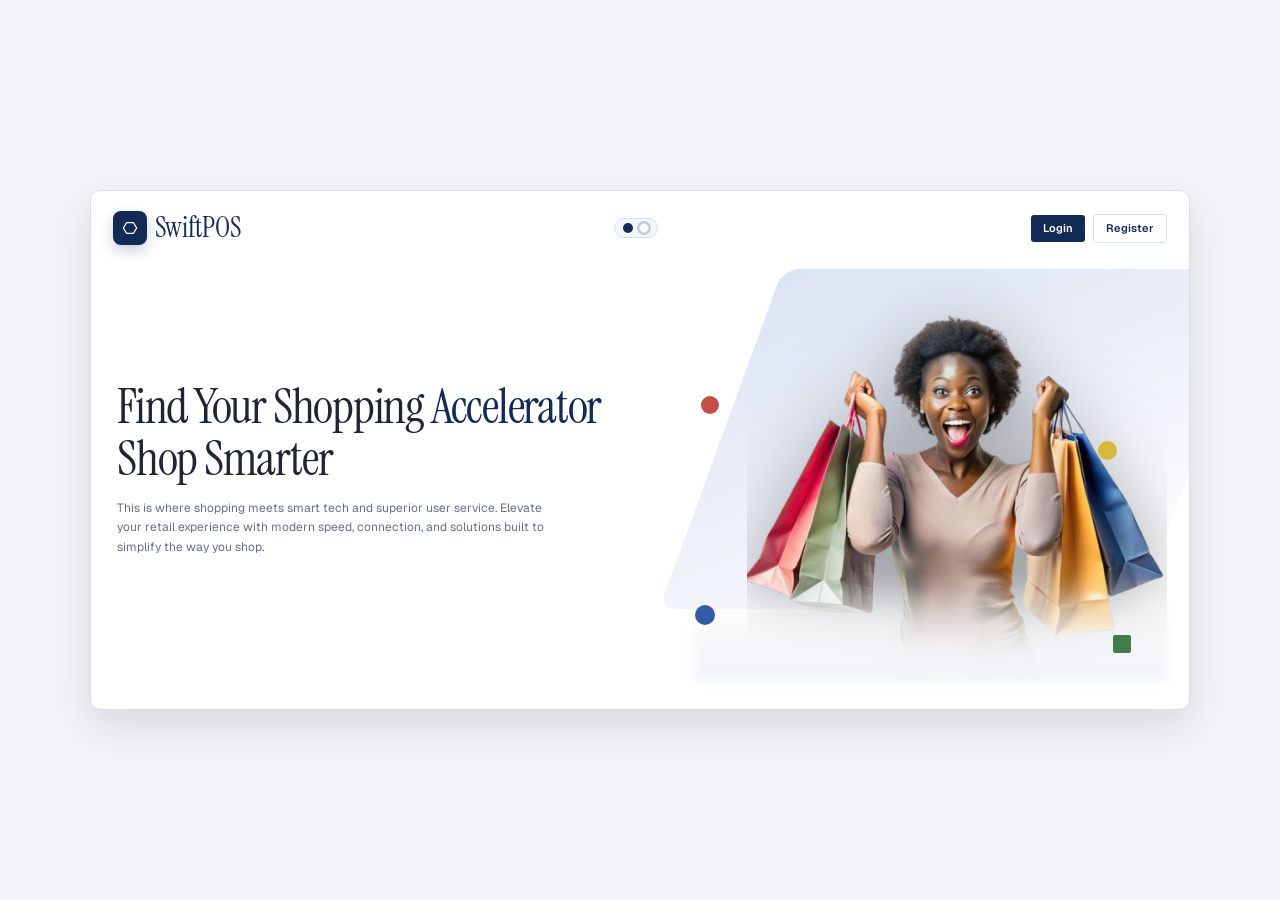
<file: what.html>
<!DOCTYPE html>
<html lang="en">
<head>
  <meta charset="UTF-8">
  <meta name="viewport" content="width=device-width, initial-scale=1.0">
  <title>Point of Sale System</title>
  <link rel="preconnect" href="https://fonts.googleapis.com">
  <link rel="preconnect" href="https://fonts.gstatic.com" crossorigin>
  <link href="https://fonts.googleapis.com/css2?family=Geist:wght@400;500;600;700;800&family=Geist+Mono:wght@400;500;600;700&family=Instrument+Serif:ital@0;1&display=swap" rel="stylesheet">
  <link rel="stylesheet" href="what.css">
</head>
<body>
  <main class="hero-wrapper">
    <section class="hero-card">
      <header class="topbar">
        <a href="#" class="brand" aria-label="Point of Sale System">
          <span class="brand-mark" aria-hidden="true">
            <svg class="brand-mark-icon" viewBox="0 0 24 24" role="img" aria-hidden="true" focusable="false">
              <polygon points="7,3.8 17,3.8 22,12 17,20.2 7,20.2 2,12" fill="none" stroke="currentColor" stroke-width="1.9" stroke-linejoin="round"></polygon>
            </svg>
          </span>
          <span class="brand-text">SwiftPOS</span>
        </a>

        <button class="theme-pills" id="theme-toggle" type="button" aria-label="Switch to dark mode" aria-pressed="false">
          <span class="dot blue" id="theme-dot-dark"></span>
          <span class="dot light" id="theme-dot-light"></span>
        </button>

        <nav class="top-actions" aria-label="Authentication actions">
          <a href="login.html" class="btn btn-login">Login</a>
          <a href="register.html" class="btn btn-register">Register</a>
        </nav>
      </header>

      <div class="hero-content">
        <div class="hero-copy">
          <h1>
            Find Your Shopping <span>Accelerator</span><br>
            Shop Smarter
          </h1>

          <p>
            This is where shopping meets smart tech and superior user service.
            Elevate your retail experience with modern speed, connection,
            and solutions built to simplify the way you shop.
          </p>
        </div>

        <div class="hero-image-shell">
          <img
            class="hero-image"
            src="images/Hero-image.png"
            alt="Smiling student with graduation cap"
          >
        </div>
      </div>

      <span class="shape red"></span>
      <span class="shape yellow"></span>
      <span class="shape blue"></span>
      <span class="shape green"></span>
    </section>
  </main>
</body>
<script>
  const THEME_KEY = "pos_onboarding_theme";
  const body = document.body;
  const toggle = document.getElementById("theme-toggle");
  const darkDot = document.getElementById("theme-dot-dark");
  const lightDot = document.getElementById("theme-dot-light");

  function applyTheme(theme) {
    const normalized = theme === "dark" ? "dark" : "light";
    const isDark = normalized === "dark";

    body.setAttribute("data-theme", normalized);
    toggle.setAttribute("aria-pressed", String(isDark));
    toggle.setAttribute("aria-label", isDark ? "Switch to light mode" : "Switch to dark mode");

    darkDot.classList.toggle("active", isDark);
    lightDot.classList.toggle("active", !isDark);
  }

  function resolveInitialTheme() {
    const saved = localStorage.getItem(THEME_KEY);
    if (saved === "dark" || saved === "light") {
      return saved;
    }
    return window.matchMedia("(prefers-color-scheme: dark)").matches ? "dark" : "light";
  }

  function toggleTheme() {
    const current = body.getAttribute("data-theme") === "dark" ? "dark" : "light";
    const next = current === "dark" ? "light" : "dark";
    localStorage.setItem(THEME_KEY, next);
    applyTheme(next);
  }

  function animateOnboardingFromButton() {
    if (window.matchMedia("(prefers-reduced-motion: reduce)").matches) {
      return;
    }

    const heroCard = document.querySelector(".hero-card");
    const sourceButton = document.querySelector(".btn-register") || document.querySelector(".btn-login");
    if (!heroCard || !sourceButton) {
      return;
    }

    const cardRect = heroCard.getBoundingClientRect();
    const sourceRect = sourceButton.getBoundingClientRect();

    const cardCenterX = cardRect.left + cardRect.width / 2;
    const cardCenterY = cardRect.top + cardRect.height / 2;
    const sourceCenterX = sourceRect.left + sourceRect.width / 2;
    const sourceCenterY = sourceRect.top + sourceRect.height / 2;

    const deltaX = 0;
    const deltaY = Math.max(72, Math.abs(cardCenterY - sourceCenterY) * 0.45);

    heroCard.style.setProperty("--entry-x", `${deltaX}px`);
    heroCard.style.setProperty("--entry-y", `${deltaY}px`);

    const cleanup = () => {
      body.classList.remove("is-animating-in");
      heroCard.style.removeProperty("--entry-x");
      heroCard.style.removeProperty("--entry-y");
    };

    body.classList.remove("is-animating-in");
    window.requestAnimationFrame(() => {
      body.classList.add("is-animating-in");
      heroCard.addEventListener("animationend", cleanup, { once: true });
      window.setTimeout(cleanup, 1000);
    });
  }

  applyTheme(resolveInitialTheme());
  animateOnboardingFromButton();
  toggle.addEventListener("click", toggleTheme);
</script>
</html>
</file>
<file: dashboard.css>
:root {
  --navy: #0f1f3d;
  --navy-light: #1a3260;
  --navy-faint: #eef1f8;
  --accent: #1e40af;
  --text: #111827;
  --text-muted: #6b7280;
  --border: #e5e7eb;
  --surface: #ffffff;
  --bg: #f4f6fb;
  --success: #059669;
  --warn: #d97706;
  --danger: #dc2626;
  --sidebar-w: 228px;
  --topbar-h: 64px;
  --radius: 8px;
  --radius-lg: 14px;
}

* {
  box-sizing: border-box;
  margin: 0;
  padding: 0;
}

body {
  font-family: "Geist", sans-serif;
  background: var(--bg);
  color: var(--text);
  font-size: 14px;
  line-height: 1.45;
}

.page-loader {
  position: fixed;
  inset: 0;
  background: rgba(244, 246, 251, 0.78);
  backdrop-filter: blur(2px);
  display: flex;
  flex-direction: column;
  align-items: center;
  justify-content: center;
  gap: 12px;
  z-index: 1200;
  color: var(--text-muted);
  font-size: 13px;
  transition: opacity 180ms ease, visibility 180ms ease;
}

.page-loader.is-hidden {
  opacity: 0;
  visibility: hidden;
  pointer-events: none;
}

.loader-ring {
  width: 28px;
  height: 28px;
  border-radius: 50%;
  border: 3px solid rgba(15, 31, 61, 0.2);
  border-top-color: var(--navy);
  animation: loaderSpin 0.8s linear infinite;
}

@keyframes loaderSpin {
  to {
    transform: rotate(360deg);
  }
}

h2,
h3 {
  font-family: "Instrument Serif", serif;
  font-weight: 400;
}

.mono {
  font-family: "Geist Mono", monospace;
  font-variant-numeric: tabular-nums;
}

.sidebar {
  position: fixed;
  top: 0;
  left: 0;
  bottom: 0;
  width: var(--sidebar-w);
  background: var(--navy);
  display: flex;
  flex-direction: column;
  border-right: 1px solid rgba(255, 255, 255, 0.08);
}

.sidebar-logo {
  height: var(--topbar-h);
  padding: 0 1.2rem;
  display: flex;
  align-items: center;
  gap: 10px;
  border-bottom: 1px solid rgba(255, 255, 255, 0.08);
}

.logo-mark {
  width: 30px;
  height: 30px;
  border-radius: 8px;
  background: rgba(255, 255, 255, 0.12);
  display: grid;
  place-items: center;
  color: #fff;
}

.logo-text {
  font-family: "Instrument Serif", serif;
  font-size: 18px;
  color: #fff;
}

.logo-ver {
  font-size: 9px;
  color: rgba(255, 255, 255, 0.25);
}

.menu-toggle {
  display: none;
  margin-left: auto;
  width: 32px;
  height: 32px;
  border: 1px solid rgba(255, 255, 255, 0.2);
  border-radius: 8px;
  background: rgba(255, 255, 255, 0.08);
  color: #fff;
  cursor: pointer;
  flex-direction: column;
  align-items: center;
  justify-content: center;
  gap: 4px;
}

.menu-toggle span {
  width: 15px;
  height: 2px;
  border-radius: 2px;
  background: #fff;
  transition: transform 180ms ease, opacity 180ms ease;
}

.sidebar-body {
  flex: 1;
  overflow: auto;
  padding: 0.9rem 0;
}

.nav-group-label {
  padding: 0.7rem 1.2rem 0.3rem;
  color: rgba(255, 255, 255, 0.32);
  font-size: 10px;
  letter-spacing: 0.08em;
  text-transform: uppercase;
}

.nav-item {
  display: flex;
  align-items: center;
  gap: 10px;
  padding: 0.55rem 1.2rem;
  color: rgba(255, 255, 255, 0.55);
  border-left: 2px solid transparent;
  cursor: pointer;
}

.nav-item.active,
.nav-item:hover {
  background: rgba(255, 255, 255, 0.08);
  color: #fff;
}

.nav-item.active {
  border-left-color: #fff;
}

.ni {
  width: 18px;
  text-align: center;
}

.nav-badge {
  margin-left: auto;
  background: var(--danger);
  color: #fff;
  font-size: 10px;
  border-radius: 10px;
  padding: 2px 6px;
}

.nav-badge.warn {
  background: var(--warn);
}

.sidebar-footer {
  border-top: 1px solid rgba(255, 255, 255, 0.08);
  padding: 0.9rem 1.2rem;
}

.user-row {
  display: flex;
  align-items: center;
  gap: 10px;
}

.user-avatar {
  width: 32px;
  height: 32px;
  border-radius: 50%;
  background: rgba(255, 255, 255, 0.15);
  display: grid;
  place-items: center;
  color: #fff;
  font-size: 11px;
  font-weight: 600;
}

.user-name {
  color: #fff;
  font-size: 12px;
  font-weight: 500;
}

.user-role {
  color: rgba(255, 255, 255, 0.4);
  font-size: 10px;
}

.logout {
  margin-left: auto;
  border: 0;
  background: none;
  color: rgba(255, 255, 255, 0.45);
  font-size: 16px;
  cursor: pointer;
}

.topbar {
  position: fixed;
  top: 0;
  left: var(--sidebar-w);
  right: 0;
  height: var(--topbar-h);
  border-bottom: 1px solid var(--border);
  background: var(--surface);
  display: flex;
  justify-content: space-between;
  align-items: center;
  padding: 0 1.4rem;
}

.topbar-left h2 {
  font-size: 21px;
}

.topbar-left p {
  font-size: 11px;
  color: var(--text-muted);
}

.topbar-right {
  display: flex;
  align-items: center;
  gap: 10px;
}

.live-indicator {
  display: flex;
  align-items: center;
  gap: 6px;
  color: var(--text-muted);
  font-size: 11px;
}

.live-dot {
  width: 7px;
  height: 7px;
  border-radius: 50%;
  background: var(--success);
}

.topbar-divider {
  width: 1px;
  height: 22px;
  background: var(--border);
}

.topbar-btn {
  border: 1px solid var(--border);
  border-radius: var(--radius);
  padding: 0.42rem 0.85rem;
  background: #fff;
  cursor: pointer;
  font-size: 12px;
  font-weight: 600;
}

.topbar-btn.primary {
  background: var(--navy);
  border-color: var(--navy);
  color: #fff;
}

.main {
  margin-left: var(--sidebar-w);
  padding-top: var(--topbar-h);
}

.inner {
  padding: 1.4rem;
}

.kpi-grid {
  display: grid;
  grid-template-columns: repeat(4, minmax(0, 1fr));
  gap: 1rem;
  margin-bottom: 1rem;
}

.kpi {
  background: var(--surface);
  border: 1px solid var(--border);
  border-radius: var(--radius-lg);
  padding: 1rem;
}

.kpi-label {
  color: var(--text-muted);
  font-size: 10px;
  letter-spacing: 0.06em;
  text-transform: uppercase;
}

.kpi-value {
  font-family: "Instrument Serif", serif;
  font-size: 30px;
  margin: 0.45rem 0;
}

.kpi-value.warn {
  color: var(--warn);
}

.kpi-delta {
  font-size: 12px;
}

.kpi-delta.up {
  color: var(--success);
}

.kpi-delta.down {
  color: var(--danger);
}

.kpi-delta.neutral {
  color: var(--text-muted);
}

.row-2 {
  display: grid;
  grid-template-columns: 1.55fr 1fr;
  gap: 1rem;
  margin-bottom: 1rem;
}

.row-2.split {
  grid-template-columns: 1.95fr 1fr;
}

.right-stack {
  display: grid;
  gap: 1rem;
}

.card {
  background: #fff;
  border: 1px solid var(--border);
  border-radius: var(--radius-lg);
  padding: 1rem;
}

.card-header {
  margin-bottom: 0.8rem;
}

.card-header h3 {
  font-size: 18px;
}

.card-header p {
  color: var(--text-muted);
  font-size: 11px;
}

.chart-wrap {
  display: flex;
  align-items: end;
  gap: 6px;
  height: 105px;
}

.bar {
  flex: 1;
  background: var(--navy-light);
  border-radius: 6px 6px 0 0;
  opacity: 0.2;
}

.bar.hi {
  opacity: 1;
}

.activity-list,
.stock-list,
.cashier-list {
  list-style: none;
  display: grid;
  gap: 9px;
}

.activity-list li,
.stock-list li,
.cashier-list li {
  display: flex;
  justify-content: space-between;
  align-items: center;
  border-bottom: 1px solid var(--border);
  padding-bottom: 8px;
  font-size: 13px;
}

table {
  width: 100%;
  border-collapse: collapse;
}

th,
td {
  text-align: left;
  padding: 0.58rem;
  border-bottom: 1px solid var(--border);
  font-size: 12px;
}

th {
  font-size: 10px;
  color: var(--text-muted);
  text-transform: uppercase;
  letter-spacing: 0.05em;
}

.badge {
  display: inline-block;
  border-radius: 20px;
  padding: 3px 8px;
  font-size: 10px;
  font-weight: 600;
}

.badge.success {
  background: #d1fae5;
  color: #065f46;
}

.badge.warning {
  background: #fef3c7;
  color: #92400e;
}

.toast {
  position: fixed;
  right: 1rem;
  bottom: 1rem;
  background: var(--navy);
  color: #fff;
  padding: 0.65rem 0.95rem;
  border-radius: var(--radius);
  opacity: 0;
  transform: translateY(8px);
  transition: all 160ms ease;
}

.toast.show {
  opacity: 1;
  transform: translateY(0);
}

.is-hidden-by-role {
  display: none !important;
}

@media (max-width: 1100px) {
  .kpi-grid {
    grid-template-columns: repeat(2, minmax(0, 1fr));
  }

  .row-2,
  .row-2.split {
    grid-template-columns: 1fr;
  }
}

@media (max-width: 780px) {
  body {
    overflow: auto;
  }

  .sidebar {
    position: static;
    width: 100%;
    height: auto;
  }

  .menu-toggle {
    display: inline-flex;
  }

  .sidebar-body {
    display: block;
    max-height: 0;
    opacity: 0;
    overflow: hidden;
    padding: 0 0.75rem;
    transition: max-height 220ms ease, opacity 180ms ease, padding 180ms ease;
  }

  .sidebar.mobile-open .sidebar-body {
    max-height: 520px;
    opacity: 1;
    padding: 0.6rem 0.75rem 0.75rem;
  }

  .nav-group-label {
    display: block;
    padding: 0.65rem 0.2rem 0.3rem;
  }

  .nav-item {
    border-left: 0;
    border-radius: var(--radius);
    padding: 0.5rem 0.75rem;
    margin-bottom: 4px;
  }

  .nav-item.active {
    border-left: 0;
  }

  .sidebar-footer {
    display: block;
    max-height: 0;
    opacity: 0;
    overflow: hidden;
    padding: 0 0.75rem;
    border-top: 0;
    border-bottom: 1px solid rgba(255, 255, 255, 0.08);
    transition: max-height 220ms ease, opacity 180ms ease, padding 180ms ease;
  }

  .sidebar.mobile-open .sidebar-footer {
    max-height: 92px;
    opacity: 1;
    padding: 0.6rem 0.75rem;
  }

  .sidebar.mobile-open .menu-toggle span:nth-child(1) {
    transform: translateY(6px) rotate(45deg);
  }

  .sidebar.mobile-open .menu-toggle span:nth-child(2) {
    opacity: 0;
  }

  .sidebar.mobile-open .menu-toggle span:nth-child(3) {
    transform: translateY(-6px) rotate(-45deg);
  }

  .sidebar-footer .user-row {
    justify-content: flex-end;
  }

  .topbar,
  .main {
    margin-left: 0;
    left: 0;
    position: static;
  }

  .topbar {
    height: auto;
    padding: 0.9rem 1rem;
    flex-wrap: wrap;
    gap: 8px;
  }

  .topbar-right {
    width: 100%;
    flex-wrap: wrap;
  }

  .topbar-divider {
    display: none;
  }

  .inner {
    padding: 1rem;
  }
}

@media (max-width: 560px) {
  .kpi-grid {
    grid-template-columns: 1fr;
  }

  .topbar-left,
  .topbar-right {
    width: 100%;
  }

  .topbar-left h2 {
    font-size: 18px;
  }

  .topbar-left p {
    font-size: 10px;
  }

  .topbar-btn {
    flex: 1 1 auto;
  }

  th,
  td {
    font-size: 11px;
    padding: 0.5rem;
  }
}
</file>
<file: login.css>
:root {
    --bg: #eef1f6;
    --shell: #ffffff;
    --panel-dark: #0f2858;
    --panel-dark-soft: #0c224d;
    --text-main: #1f2533;
    --text-muted: #667086;
    --field-bg: #ffffff;
    --field-border: #d8dde8;
    --primary: #102a57;
    --primary-soft: #ebf0fb;
    --success: #0b7a4b;
    --danger: #b42318;
}

* {
    box-sizing: border-box;
    margin: 0;
    padding: 0;
}

body {
    min-height: 100vh;
    font-family: "Geist", sans-serif;
    color: var(--text-main);
    background: var(--bg);
}

input,
select,
button,
textarea {
    font-family: "Geist", sans-serif;
}

.mono {
    font-family: "Geist Mono", monospace;
    font-variant-numeric: tabular-nums;
}

.login-page {
    min-height: 100vh;
    display: grid;
    place-items: center;
    padding: 24px;
}

.login-shell {
    width: min(980px, 100%);
    min-height: 600px;
    border-radius: 16px;
    overflow: hidden;
    display: grid;
    grid-template-columns: 0.9fr 1.1fr;
    background: var(--shell);
    border: 1px solid #dde3ef;
    box-shadow: 0 14px 36px rgba(15, 28, 52, 0.12);
}

.brand-panel {
    background:
        linear-gradient(170deg, var(--panel-dark) 0%, var(--panel-dark-soft) 100%),
        linear-gradient(rgba(255, 255, 255, 0.06) 1px, transparent 1px),
        linear-gradient(90deg, rgba(255, 255, 255, 0.06) 1px, transparent 1px);
    background-size: auto, 28px 28px, 28px 28px;
    color: #e8eef9;
    padding: 40px 30px;
    display: flex;
    flex-direction: column;
}

.brand-head {
    display: flex;
    align-items: center;
    gap: 12px;
    margin-bottom: 30px;
}

.brand-icon {
    width: 38px;
    height: 38px;
    border-radius: 11px;
    border: 1px solid rgba(227, 234, 250, 0.22);
    background: rgba(5, 14, 35, 0.35);
    position: relative;
}

.brand-icon::after {
    content: "";
    width: 9px;
    height: 9px;
    border-radius: 50%;
    border: 1px solid rgba(227, 234, 250, 0.4);
    position: absolute;
    top: 50%;
    left: 50%;
    transform: translate(-50%, -50%);
}

.brand-name {
    font-family: "Instrument Serif", serif;
    font-size: 40px;
    font-weight: 400;
    letter-spacing: -0.02em;
    line-height: 1;
}

.brand-version {
    margin-left: 4px;
    color: #8e9ec3;
    font-size: 12px;
}

.brand-copy {
    max-width: 350px;
    color: #b8c5de;
    line-height: 1.45;
    font-size: 17px;
    font-family: "Instrument Serif", serif;
    margin-bottom: 24px;
}

.role-cards {
    margin-top: auto;
    display: grid;
    gap: 14px;
}

.role-card {
    display: grid;
    grid-template-columns: 32px 1fr auto;
    align-items: center;
    gap: 14px;
    padding: 13px 14px;
    border-radius: 14px;
    border: 1px solid rgba(218, 227, 246, 0.13);
    background: rgba(9, 20, 44, 0.38);
}

.role-card-icon {
    width: 28px;
    height: 28px;
    border-radius: 9px;
    background: linear-gradient(145deg, #20498f, #285ec3);
}

.role-card h3 {
    font-family: "Geist", sans-serif;
    font-size: 17px;
    font-weight: 700;
    color: #f0f5ff;
    margin-bottom: 3px;
    line-height: 1.15;
}

.role-card p {
    font-family: "Geist", sans-serif;
    font-size: 12px;
    font-weight: 500;
    line-height: 1.25;
    color: #a9b7d3;
}

.role-tag {
    font-size: 11px;
    font-weight: 600;
    color: #8ea1c8;
    border: 1px solid rgba(180, 197, 227, 0.25);
    border-radius: 6px;
    padding: 4px 7px;
}

.form-panel {
    padding: 44px 38px;
    background: #ffffff;
}

.form-panel h2 {
    font-family: "Instrument Serif", serif;
    font-size: 52px;
    letter-spacing: -0.025em;
    font-weight: 400;
    margin-bottom: 10px;
    line-height: 0.9;
}

.helper-text {
    color: var(--text-muted);
    margin-bottom: 22px;
    font-size: 15px;
    line-height: 1.4;
}

.role-block {
    margin-bottom: 24px;
}

.role-title {
    display: block;
    color: #50586b;
    text-transform: none;
    font-weight: 600;
    font-size: 12px;
    letter-spacing: 0.02em;
    margin-bottom: 10px;
}

.role-tabs {
    display: grid;
    grid-template-columns: repeat(3, minmax(0, 1fr));
    gap: 8px;
}

.role-tab {
    height: 48px;
    border: 1px solid var(--field-border);
    border-radius: 10px;
    background: #fff;
    color: #535a6d;
    font-size: 15px;
    font-weight: 600;
    font-family: "Geist", sans-serif;
    cursor: pointer;
    transition: all 140ms ease;
}

.role-tab.active {
    border-color: var(--primary);
    background: var(--primary);
    color: #f8fbff;
}

.role-tab:not(.active):hover {
    border-color: #b7c2d8;
    background: #f8faff;
}

.login-card {
    text-align: left;
}

.login-card label {
    display: block;
    color: #4b5262;
    font-size: 13px;
    letter-spacing: 0;
    text-transform: none;
    margin-bottom: 8px;
    font-weight: 600;
}

.required-mark {
    color: #c62828;
    font-weight: 700;
}

.login-card input[type="text"],
.login-card input[type="password"] {
    width: 100%;
    height: 48px;
    border: 1px solid var(--field-border);
    outline: 0;
    border-radius: 10px;
    background: var(--field-bg);
    color: var(--text-main);
    font-size: 16px;
    font-family: "Geist", sans-serif;
    padding: 0 14px;
    margin-bottom: 16px;
}

.password-field {
    position: relative;
}

.password-field input[type="password"],
.password-field input[type="text"] {
    padding-right: 72px;
}

.password-toggle {
    position: absolute;
    right: 8px;
    top: 50%;
    transform: translateY(-50%);
    border: 0;
    background: transparent;
    color: #4b5262;
    display: inline-flex;
    align-items: center;
    justify-content: center;
    border-radius: 7px;
    width: 30px;
    height: 28px;
    padding: 0;
    cursor: pointer;
}

.password-toggle svg {
    width: 16px;
    height: 16px;
    fill: #4b5262;
}

.password-toggle .eye-closed {
    display: none;
}

.password-toggle.is-visible .eye-open {
    display: none;
}

.password-toggle.is-visible .eye-closed {
    display: block;
}

.password-toggle:focus-visible {
    outline: 2px solid #9fb0d4;
    outline-offset: 1px;
}

.login-card input::placeholder {
    color: #737d92;
}

.login-card input:focus {
    border-color: #9fb0d4;
    box-shadow: 0 0 0 3px rgba(19, 42, 87, 0.08);
}

.login-card input.input-invalid {
    border-color: var(--danger);
    box-shadow: 0 0 0 3px rgba(180, 35, 24, 0.1);
}

.field-error-tooltip {
    display: block;
    position: relative;
    background: #fff2f2;
    border: 1px solid #efc4c4;
    color: #9f1f1f;
    border-radius: 8px;
    font-size: 12px;
    font-weight: 500;
    padding: 7px 10px;
    margin: -8px 0 12px;
    line-height: 1.3;
    max-width: min(100%, 34ch);
    width: fit-content;
    overflow-wrap: anywhere;
    word-break: break-word;
}

.field-error-tooltip::before {
    content: "";
    position: absolute;
    top: -6px;
    left: 14px;
    width: 10px;
    height: 10px;
    background: #fff2f2;
    border-left: 1px solid #efc4c4;
    border-top: 1px solid #efc4c4;
    transform: rotate(45deg);
}

.card-footer {
    display: flex;
    align-items: center;
    justify-content: space-between;
    gap: 10px;
    margin: 2px 0 20px;
}

.remember-row {
    display: inline-flex;
    align-items: center;
    gap: 7px;
    margin: 0;
    font-size: 13px;
    line-height: 1;
    color: #5f6679;
}

.remember-row input[type="checkbox"] {
    width: 13px;
    height: 13px;
    accent-color: var(--primary);
    margin: 0;
    transform: none;
}

.forgot-link {
    color: var(--primary);
    text-decoration: none;
    font-size: 13px;
    font-weight: 600;
}

.login-btn {
    width: 100%;
    height: 50px;
    border: 0;
    border-radius: 10px;
    background: var(--primary);
    color: #ffffff;
    font-size: 17px;
    font-family: "Geist", sans-serif;
    font-weight: 700;
    cursor: pointer;
    display: inline-flex;
    align-items: center;
    justify-content: center;
    gap: 10px;
}

.login-btn:hover {
    filter: brightness(1.03);
}

.login-btn:disabled {
    opacity: 0.7;
    cursor: not-allowed;
}

.btn-spinner {
    width: 16px;
    height: 16px;
    border-radius: 50%;
    border: 2px solid rgba(255, 255, 255, 0.35);
    border-top-color: #ffffff;
    animation: btnSpin 0.7s linear infinite;
}

@keyframes btnSpin {
    to {
        transform: rotate(360deg);
    }
}

.status-text {
    min-height: 19px;
    margin-top: 12px;
    font-size: 14px;
    color: var(--text-muted);
}

.status-text.error {
    color: var(--danger);
}

.status-text.success {
    color: var(--success);
}

.switch-link {
    color: var(--text-muted);
    font-size: 14px;
}

.switch-link a {
    color: var(--primary);
    text-decoration: none;
    font-weight: 600;
}

@media (max-width: 920px) {
    .login-shell {
        grid-template-columns: 1fr;
    }

    .brand-panel,
    .form-panel {
        padding: 34px 24px;
    }

    .brand-name,
    .form-panel h2 {
        font-size: 38px;
    }

    .helper-text {
        font-size: 14px;
    }

    .role-cards {
        margin-top: 28px;
    }

    .login-card input[type="text"],
    .login-card input[type="password"],
    .login-btn {
        font-size: 16px;
    }
}

@media (max-width: 520px) {
    .login-page {
        padding: 12px;
    }

    .brand-panel,
    .form-panel {
        padding: 20px 14px;
    }

    .brand-name,
    .form-panel h2 {
        font-size: 32px;
    }

    .role-tabs {
        grid-template-columns: 1fr;
    }

    .role-card {
        grid-template-columns: 28px 1fr;
        gap: 10px;
        padding: 10px;
    }

    .role-tag {
        display: none;
    }

    .card-footer {
        flex-direction: column;
        align-items: flex-start;
    }

    .field-error-tooltip {
        max-width: 100%;
        font-size: 11px;
        padding: 6px 9px;
    }

    .password-toggle {
        width: 28px;
        height: 26px;
    }

    .field-error-tooltip::before {
        left: 10px;
    }
}

@media (max-width: 380px) {
    .brand-panel {
        display: none;
    }

    .login-shell {
        min-height: auto;
    }

    .form-panel h2 {
        font-size: 28px;
    }
}
</file>
<file: register.css>
:root {
  --bg: #eef1f6;
  --shell: #ffffff;
  --panel-dark: #0f2858;
  --panel-dark-soft: #0c224d;
  --text-main: #1f2533;
  --text-muted: #667086;
  --field-bg: #ffffff;
  --field-border: #d8dde8;
  --primary: #102a57;
  --success: #0b7a4b;
  --danger: #b42318;
}

* {
  box-sizing: border-box;
  margin: 0;
  padding: 0;
}

body {
  min-height: 100vh;
  font-family: "Geist", sans-serif;
  color: var(--text-main);
  background: var(--bg);
}

input,
select,
button,
textarea {
  font-family: "Geist", sans-serif;
}

.mono {
  font-family: "Geist Mono", monospace;
  font-variant-numeric: tabular-nums;
}

.register-page {
  min-height: 100vh;
  display: grid;
  place-items: center;
  padding: 24px;
}

.register-shell {
  width: min(1020px, 100%);
  min-height: 620px;
  border-radius: 16px;
  overflow: hidden;
  display: grid;
  grid-template-columns: 0.88fr 1.12fr;
  background: var(--shell);
  border: 1px solid #dde3ef;
  box-shadow: 0 14px 36px rgba(15, 28, 52, 0.12);
}

.register-info {
  background: linear-gradient(170deg, var(--panel-dark) 0%, var(--panel-dark-soft) 100%);
  color: #e8eef9;
  padding: 40px 30px;
  display: flex;
  flex-direction: column;
  gap: 16px;
}

.register-info h1 {
  font-family: "Instrument Serif", serif;
  font-size: 42px;
  font-weight: 400;
  line-height: 0.95;
}

.register-info p {
  color: #b8c5de;
  line-height: 1.45;
}

.role-cards {
  margin-top: auto;
  display: grid;
  gap: 14px;
}

.role-card {
  display: grid;
  grid-template-columns: 32px 1fr auto;
  align-items: center;
  gap: 14px;
  padding: 13px 14px;
  border-radius: 14px;
  border: 1px solid rgba(218, 227, 246, 0.13);
  background: rgba(9, 20, 44, 0.38);
}

.role-card-icon {
  width: 28px;
  height: 28px;
  border-radius: 9px;
  background: linear-gradient(145deg, #20498f, #285ec3);
}

.role-card h3 {
  font-family: "Geist", sans-serif;
  font-size: 17px;
  font-weight: 700;
  color: #f0f5ff;
  margin-bottom: 3px;
  line-height: 1.15;
}

.role-card p {
  font-family: "Geist", sans-serif;
  font-size: 12px;
  font-weight: 500;
  line-height: 1.25;
  color: #a9b7d3;
}

.role-tag {
  font-size: 11px;
  font-weight: 600;
  color: #8ea1c8;
  border: 1px solid rgba(180, 197, 227, 0.25);
  border-radius: 6px;
  padding: 4px 7px;
}

.register-form-panel {
  padding: 38px;
}

.register-form-panel h2 {
  font-family: "Instrument Serif", serif;
  font-size: 46px;
  font-weight: 400;
  line-height: 0.95;
}

.subtitle {
  color: var(--text-muted);
  margin-top: 8px;
  margin-bottom: 22px;
}

.register-form {
  display: grid;
  gap: 14px;
}

.grid.two {
  display: grid;
  grid-template-columns: repeat(2, minmax(0, 1fr));
  gap: 12px;
}

label {
  display: block;
  margin-bottom: 8px;
  color: #4b5262;
  font-size: 13px;
  font-weight: 600;
}

.required-mark {
  color: #c62828;
  font-weight: 700;
}

input,
select {
  width: 100%;
  height: 46px;
  border: 1px solid var(--field-border);
  border-radius: 10px;
  background: var(--field-bg);
  color: var(--text-main);
  font-size: 15px;
  padding: 0 12px;
  outline: none;
}

input:focus,
select:focus {
  border-color: #9fb0d4;
  box-shadow: 0 0 0 3px rgba(19, 42, 87, 0.08);
}

input.input-invalid,
select.input-invalid {
  border-color: var(--danger);
  box-shadow: 0 0 0 3px rgba(180, 35, 24, 0.1);
}

.password-field {
  position: relative;
}

.password-field input[type="password"],
.password-field input[type="text"] {
  padding-right: 72px;
}

.password-toggle {
  position: absolute;
  right: 8px;
  top: 50%;
  transform: translateY(-50%);
  border: 0;
  background: transparent;
  color: #4b5262;
  display: inline-flex;
  align-items: center;
  justify-content: center;
  border-radius: 7px;
  width: 30px;
  height: 28px;
  padding: 0;
  cursor: pointer;
}

.password-toggle svg {
  width: 16px;
  height: 16px;
  fill: #4b5262;
}

.password-toggle .eye-closed {
  display: none;
}

.password-toggle.is-visible .eye-open {
  display: none;
}

.password-toggle.is-visible .eye-closed {
  display: block;
}

.password-toggle:focus-visible {
  outline: 2px solid #9fb0d4;
  outline-offset: 1px;
}

.field-error-tooltip {
  display: block;
  position: relative;
  background: #fff2f2;
  border: 1px solid #efc4c4;
  color: #9f1f1f;
  border-radius: 8px;
  font-size: 12px;
  font-weight: 500;
  padding: 7px 10px;
  margin: 6px 0 0;
  line-height: 1.3;
  max-width: min(100%, 34ch);
  width: fit-content;
  overflow-wrap: anywhere;
  word-break: break-word;
}

.field-error-tooltip::before {
  content: "";
  position: absolute;
  top: -6px;
  left: 14px;
  width: 10px;
  height: 10px;
  background: #fff2f2;
  border-left: 1px solid #efc4c4;
  border-top: 1px solid #efc4c4;
  transform: rotate(45deg);
}

.register-btn {
  margin-top: 4px;
  width: 100%;
  height: 50px;
  border: 0;
  border-radius: 10px;
  background: var(--primary);
  color: #fff;
  font-size: 16px;
  font-weight: 700;
  cursor: pointer;
}

.register-btn:disabled {
  opacity: 0.7;
  cursor: not-allowed;
}

.status-text {
  min-height: 20px;
  font-size: 14px;
  color: var(--text-muted);
}

.status-text.error {
  color: var(--danger);
}

.status-text.success {
  color: var(--success);
}

.switch-link {
  color: var(--text-muted);
  font-size: 14px;
}

.switch-link a {
  color: var(--primary);
  text-decoration: none;
  font-weight: 600;
}

@media (max-width: 920px) {
  .register-shell {
    grid-template-columns: 1fr;
  }

  .register-info,
  .register-form-panel {
    padding: 28px 22px;
  }
}

@media (max-width: 560px) {
  .register-page {
    padding: 12px;
  }

  .register-info,
  .register-form-panel {
    padding: 20px 14px;
  }

  .register-info h1,
  .register-form-panel h2 {
    font-size: 32px;
  }

  .role-card {
    grid-template-columns: 28px 1fr;
    gap: 10px;
    padding: 10px;
  }

  .role-tag {
    display: none;
  }

  .grid.two {
    grid-template-columns: 1fr;
  }

  .field-error-tooltip {
    max-width: 100%;
    font-size: 11px;
    padding: 6px 9px;
  }

  .field-error-tooltip::before {
    left: 10px;
  }

  .password-toggle {
    width: 28px;
    height: 26px;
  }
}

@media (max-width: 380px) {
  .register-info {
    display: none;
  }

  .register-shell {
    min-height: auto;
  }

  .register-form-panel h2 {
    font-size: 28px;
  }
}
</file>
<file: what.css>
:root {
    --bg: #f3f4f7;
    --bg-rgb: 243, 244, 247;
    --shell: #ffffff;
    --panel-dark: #10244f;
    --panel-dark-soft: #0f2044;
    --primary: #132a57;
    --text-main: #1f2533;
    --text-muted: #6a7080;
    --field-border: #d8dde8;
    --pills-bg: #f3f6fc;
    --hero-tilt-a: rgba(177, 193, 227, 0.45);
    --hero-tilt-b: rgba(243, 244, 247, 0);
}

body[data-theme="dark"] {
    --bg: #0b1120;
    --bg-rgb: 11, 17, 32;
    --shell: #101827;
    --primary: #a8beff;
    --text-main: #e6ebf5;
    --text-muted: #a6b0c5;
    --field-border: #273247;
    --pills-bg: #0e1a31;
    --hero-tilt-a: rgba(117, 142, 199, 0.24);
    --hero-tilt-b: rgba(11, 17, 32, 0);
}

* {
    box-sizing: border-box;
    margin: 0;
    padding: 0;
}

body {
    font-family: "Geist", sans-serif;
    background: var(--bg);
    min-height: 100vh;
    color: var(--text-main);
}

.mono {
    font-family: "Geist Mono", monospace;
    font-variant-numeric: tabular-nums;
}

.hero-wrapper {
    width: 100%;
    min-height: 100vh;
    display: grid;
    place-items: center;
    padding: 26px;
}

.hero-card {
    width: min(1100px, 100%);
    min-height: 520px;
    background: var(--shell);
    border: 1px solid var(--field-border);
    border-radius: 10px;
    position: relative;
    overflow: hidden;
    padding: 20px 22px 26px;
    box-shadow: 0 16px 40px rgba(18, 28, 45, 0.12);
}

body.is-animating-in .hero-card {
    animation: onboardingSlideFromButton 860ms cubic-bezier(0.25, 0.9, 0.3, 1) both;
    will-change: transform, opacity;
}

@keyframes onboardingSlideFromButton {
    0% {
        opacity: 0.28;
        transform: translate3d(var(--entry-x, 0px), var(--entry-y, 0px), 0) scale(0.985);
    }

    100% {
        opacity: 1;
        transform: translate3d(0, 0, 0) scale(1);
    }
}

@media (prefers-reduced-motion: reduce) {
    body.is-animating-in .hero-card {
        animation: none;
    }
}

.topbar {
    display: flex;
    align-items: center;
    justify-content: space-between;
    gap: 14px;
}

.brand {
    display: inline-flex;
    align-items: center;
    justify-content: center;
    gap: 8px;
    text-decoration: none;
    color: var(--primary);
    font-size: 12px;
    font-weight: 600;
    white-space: nowrap;
    line-height: 1;
}

.brand-mark {
    width: 34px;
    height: 34px;
    border-radius: 8px;
    background: var(--primary);
    color: #fff;
    display: inline-grid;
    place-items: center;
    box-shadow: 0 6px 14px rgba(19, 42, 87, 0.22);
}

.brand-mark-icon {
    display: block;
    width: 16px;
    height: 16px;
}

.brand-text {
    display: inline-block;
    line-height: 1.1;
    font-family: "Instrument Serif", serif;
    font-size: 28px;
    font-weight: 400;
}

.theme-pills {
    appearance: none;
    border: 1px solid var(--field-border);
    display: inline-flex;
    align-items: center;
    gap: 6px;
    background: var(--pills-bg);
    border-radius: 999px;
    padding: 4px 8px;
    cursor: pointer;
}

.theme-pills:focus-visible {
    outline: 2px solid var(--primary);
    outline-offset: 2px;
}

.dot {
    width: 10px;
    height: 10px;
    border-radius: 50%;
}

.dot.blue {
    background: var(--primary);
}

.dot.light {
    background: #ffffff;
    border: 1px solid var(--field-border);
}

.dot.active {
    box-shadow: 0 0 0 2px color-mix(in srgb, var(--primary) 22%, transparent);
}

.top-actions {
    display: flex;
    align-items: center;
    gap: 8px;
}

.btn {
    display: inline-flex;
    align-items: center;
    justify-content: center;
    border-radius: 3px;
    border: 0;
    cursor: pointer;
    font-family: inherit;
    font-size: 11px;
    font-weight: 600;
    line-height: 1;
    padding: 8px 12px;
    color: #fff;
    text-decoration: none;
}

.btn-login {
    background: var(--primary);
}

.btn-register {
    color: var(--primary);
    background: #fff;
    border: 1px solid var(--field-border);
}

body[data-theme="dark"] .btn-register {
    background: #121f38;
    color: var(--text-main);
}

.hero-content {
    display: grid;
    grid-template-columns: 1.1fr 0.9fr;
    align-items: center;
    min-height: calc(100% - 72px);
    padding: 16px 0 0;
}

.hero-copy {
    max-width: 540px;
    padding: 28px 0 24px 4px;
}

.hero-copy h1 {
    font-family: "Instrument Serif", serif;
    font-size: clamp(30px, 4vw, 49px);
    line-height: 1.06;
    letter-spacing: -0.025em;
    font-weight: 400;
    margin-bottom: 14px;
}

.hero-copy h1 span {
    color: var(--primary);
}

.hero-copy p {
    color: var(--text-muted);
    font-size: 12px;
    line-height: 1.62;
    max-width: 450px;
    margin-bottom: 8px;
}

.hero-image-shell {
    position: relative;
    height: 100%;
    display: flex;
    justify-content: flex-end;
    align-items: flex-end;
}

.hero-image-shell::after {
    content: "";
    position: absolute;
    left: 0;
    right: 0;
    bottom: 0;
    height: 96px;
    background: linear-gradient(to bottom, rgba(var(--bg-rgb), 0), rgba(var(--bg-rgb), 0.92) 78%, rgb(var(--bg-rgb)) 100%);
    filter: blur(6px);
    z-index: 3;
    pointer-events: none;
}

.hero-image-shell::before {
    content: "";
    position: absolute;
    top: 8px;
    right: -34px;
    width: 480px;
    height: 340px;
    background: linear-gradient(154deg, var(--hero-tilt-a), var(--hero-tilt-b));
    transform: skewX(-20deg);
    border-radius: 16px;
}

.hero-image {
    position: relative;
    width: min(420px, 100%);
    max-height: 470px;
    object-fit: contain;
    z-index: 2;
    filter: drop-shadow(0 20px 40px rgba(0, 0, 0, 0.35));
    -webkit-mask-image: linear-gradient(to bottom, #000 0%, #000 74%, rgba(0, 0, 0, 0.45) 88%, rgba(0, 0, 0, 0) 100%);
    mask-image: linear-gradient(to bottom, #000 0%, #000 74%, rgba(0, 0, 0, 0.45) 88%, rgba(0, 0, 0, 0) 100%);
}

.shape {
    position: absolute;
    border-radius: 50%;
    z-index: 4;
}

.shape.red {
    width: 18px;
    height: 18px;
    top: 205px;
    left: 610px;
    background: #c54f46;
}

.shape.yellow {
    width: 19px;
    height: 19px;
    right: 72px;
    top: 250px;
    background: #d6b83c;
}

.shape.blue {
    width: 20px;
    height: 20px;
    left: 604px;
    bottom: 84px;
    background: #355aa6;
}

.shape.green {
    width: 18px;
    height: 18px;
    right: 58px;
    bottom: 56px;
    background: #447a4e;
    border-radius: 2px;
}

@media (max-width: 900px) {
    .hero-card {
        padding: 18px 16px 20px;
    }

    .hero-content {
        grid-template-columns: 1fr;
        gap: 8px;
        align-items: center;
    }

    .hero-copy {
        max-width: 100%;
        padding: 24px 0 0;
    }

    .hero-copy p {
        max-width: 100%;
    }

    .hero-image-shell {
        justify-content: center;
        min-height: 280px;
    }

    .hero-image-shell::before {
        right: auto;
        left: 50%;
        transform: translateX(-50%) skewX(-14deg);
        width: min(460px, 98%);
        top: 10px;
    }

    .hero-image {
        width: min(330px, 86vw);
        max-height: 360px;
    }

    .shape.red,
    .shape.yellow,
    .shape.blue,
    .shape.green {
        display: none;
    }
}

@media (max-width: 640px) {
    .topbar {
        flex-wrap: wrap;
        justify-content: center;
    }

    .hero-copy h1 {
        font-size: clamp(28px, 8vw, 36px);
    }
}

@media (max-width: 480px) {
    .hero-wrapper {
        padding: 12px;
    }

    .hero-card {
        padding: 14px 12px 16px;
    }

    .topbar {
        justify-content: center;
        gap: 10px;
    }

    .brand-mark {
        width: 30px;
        height: 30px;
    }

    .brand-mark-icon {
        width: 14px;
        height: 14px;
    }

    .brand-text {
        font-size: 22px;
    }

    .top-actions {
        width: 100%;
    }

    .btn {
        flex: 1 1 0;
    }

    .hero-copy {
        padding-top: 18px;
    }

    .hero-copy p {
        font-size: 11px;
        margin-bottom: 18px;
    }

    .hero-image {
        width: min(280px, 82vw);
    }
}

@media (max-width: 380px) {
    .hero-copy h1 {
        font-size: 26px;
    }

    .brand-text {
        font-size: 20px;
    }
}
</file>
